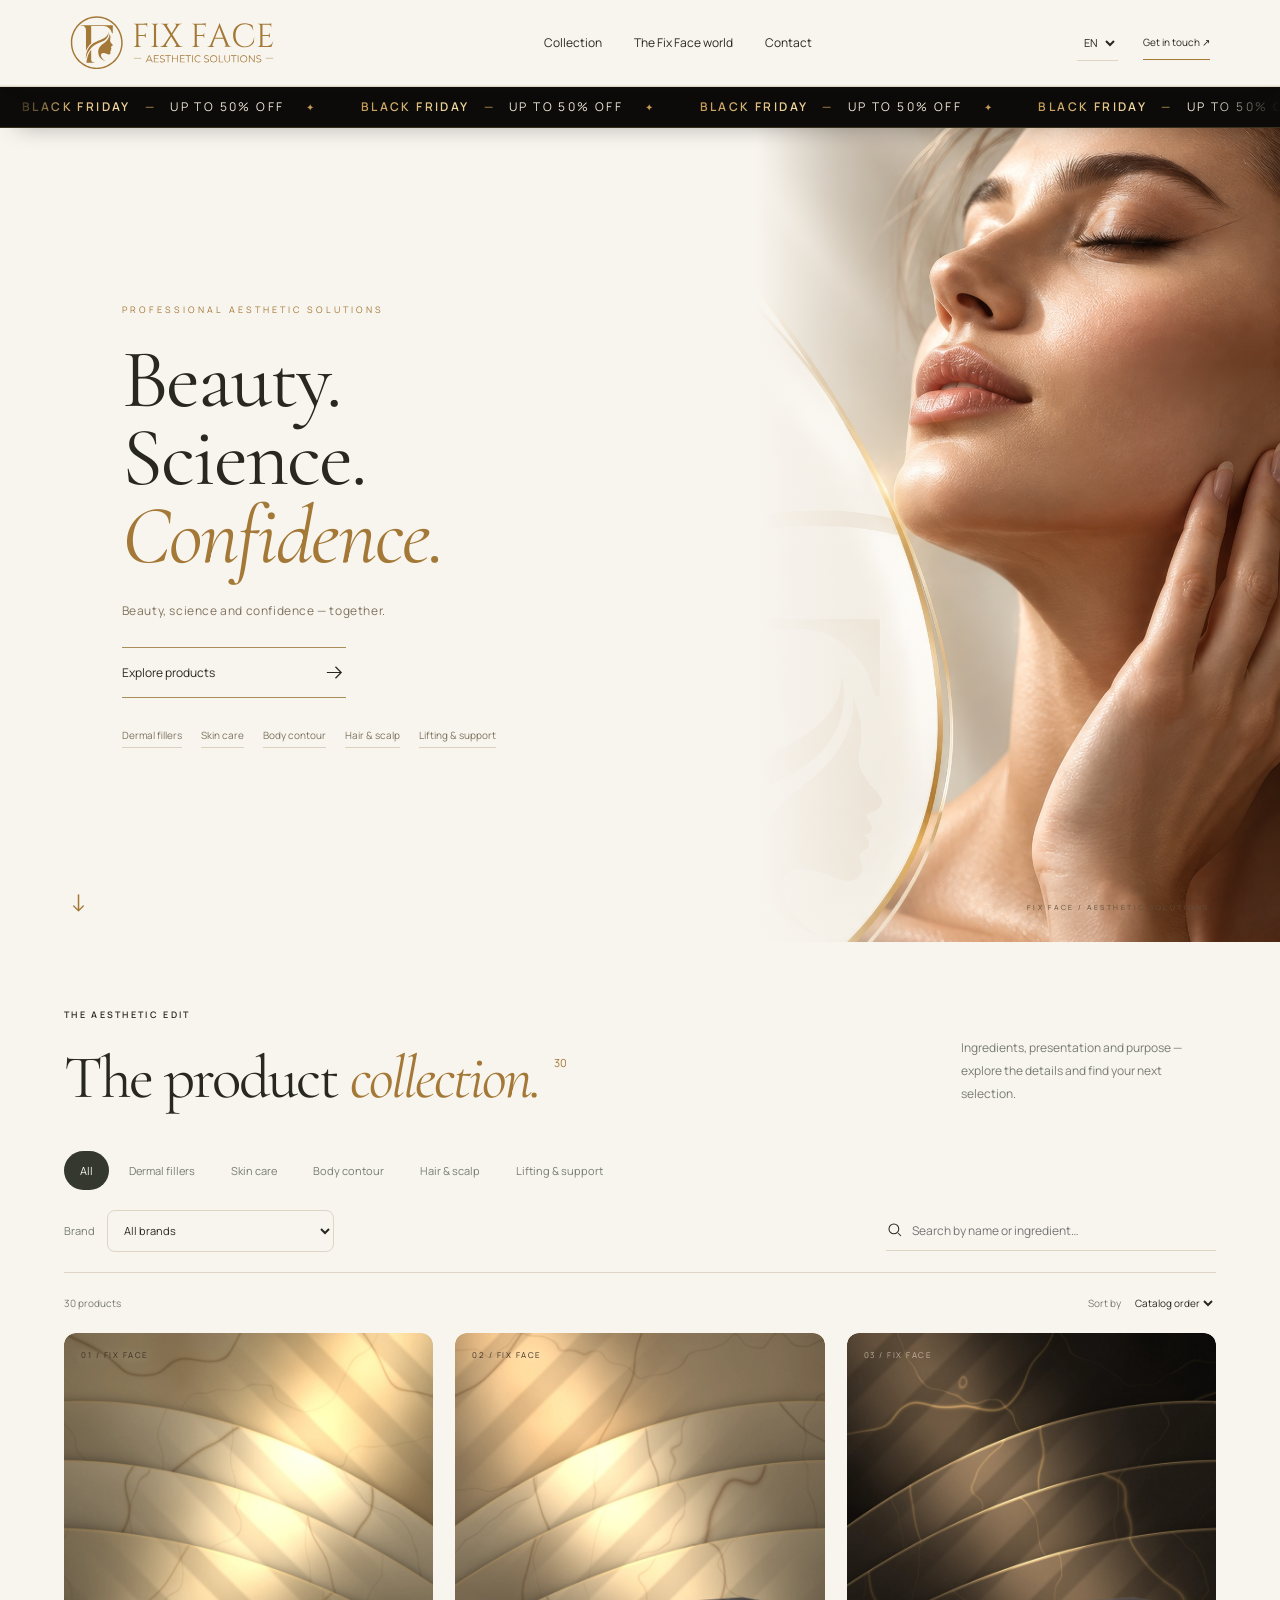
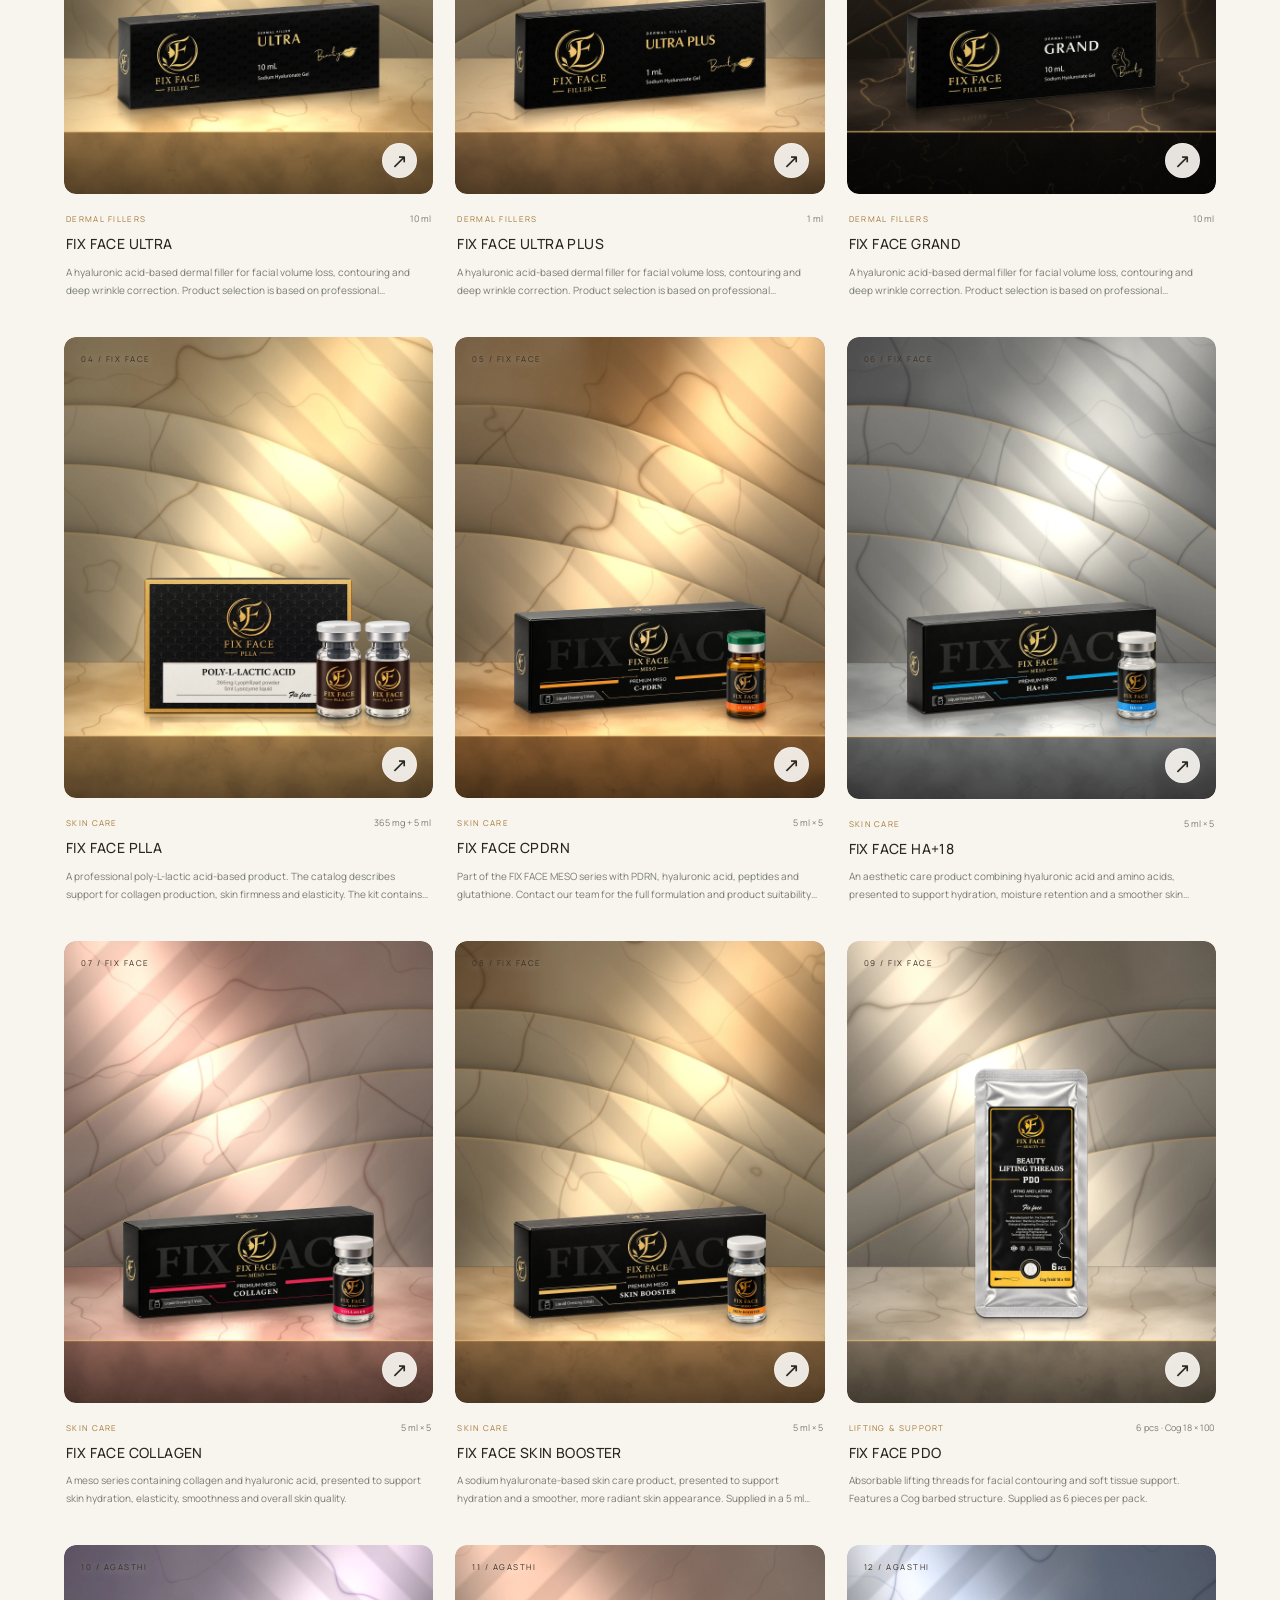
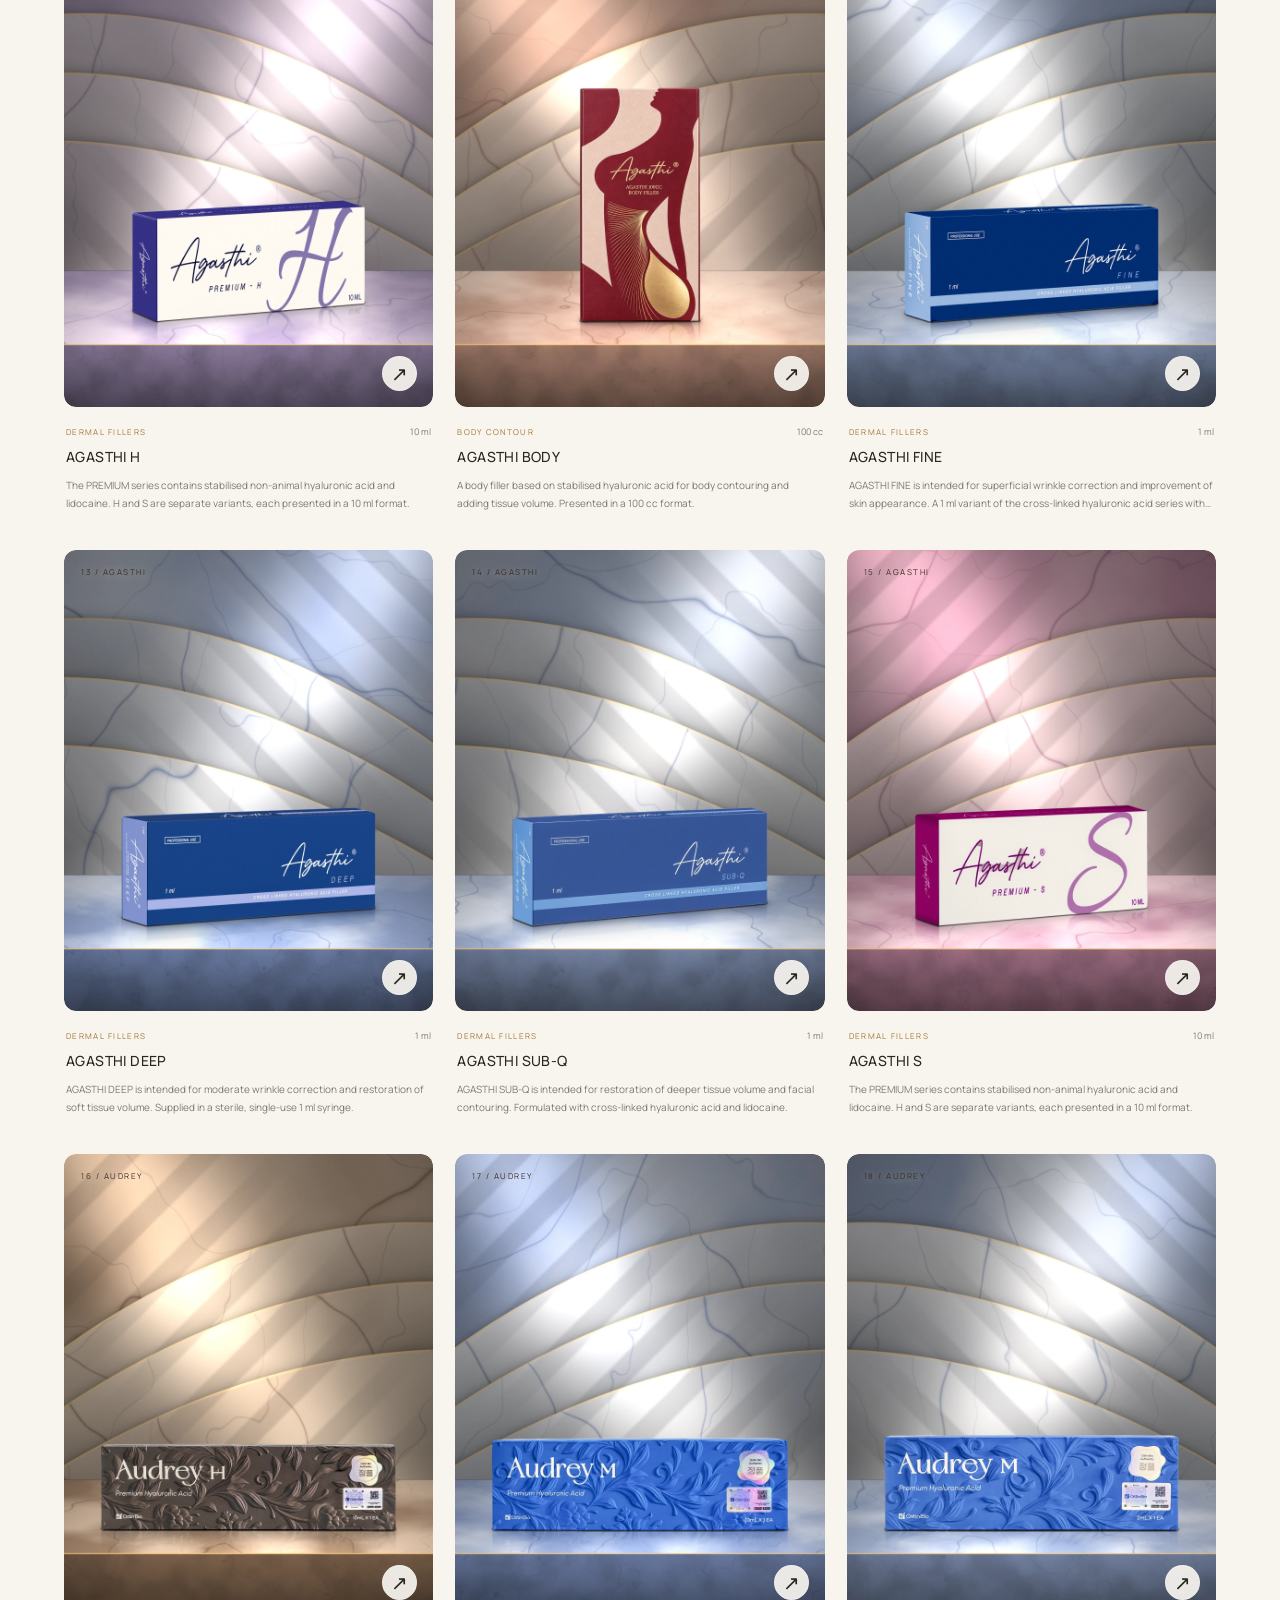
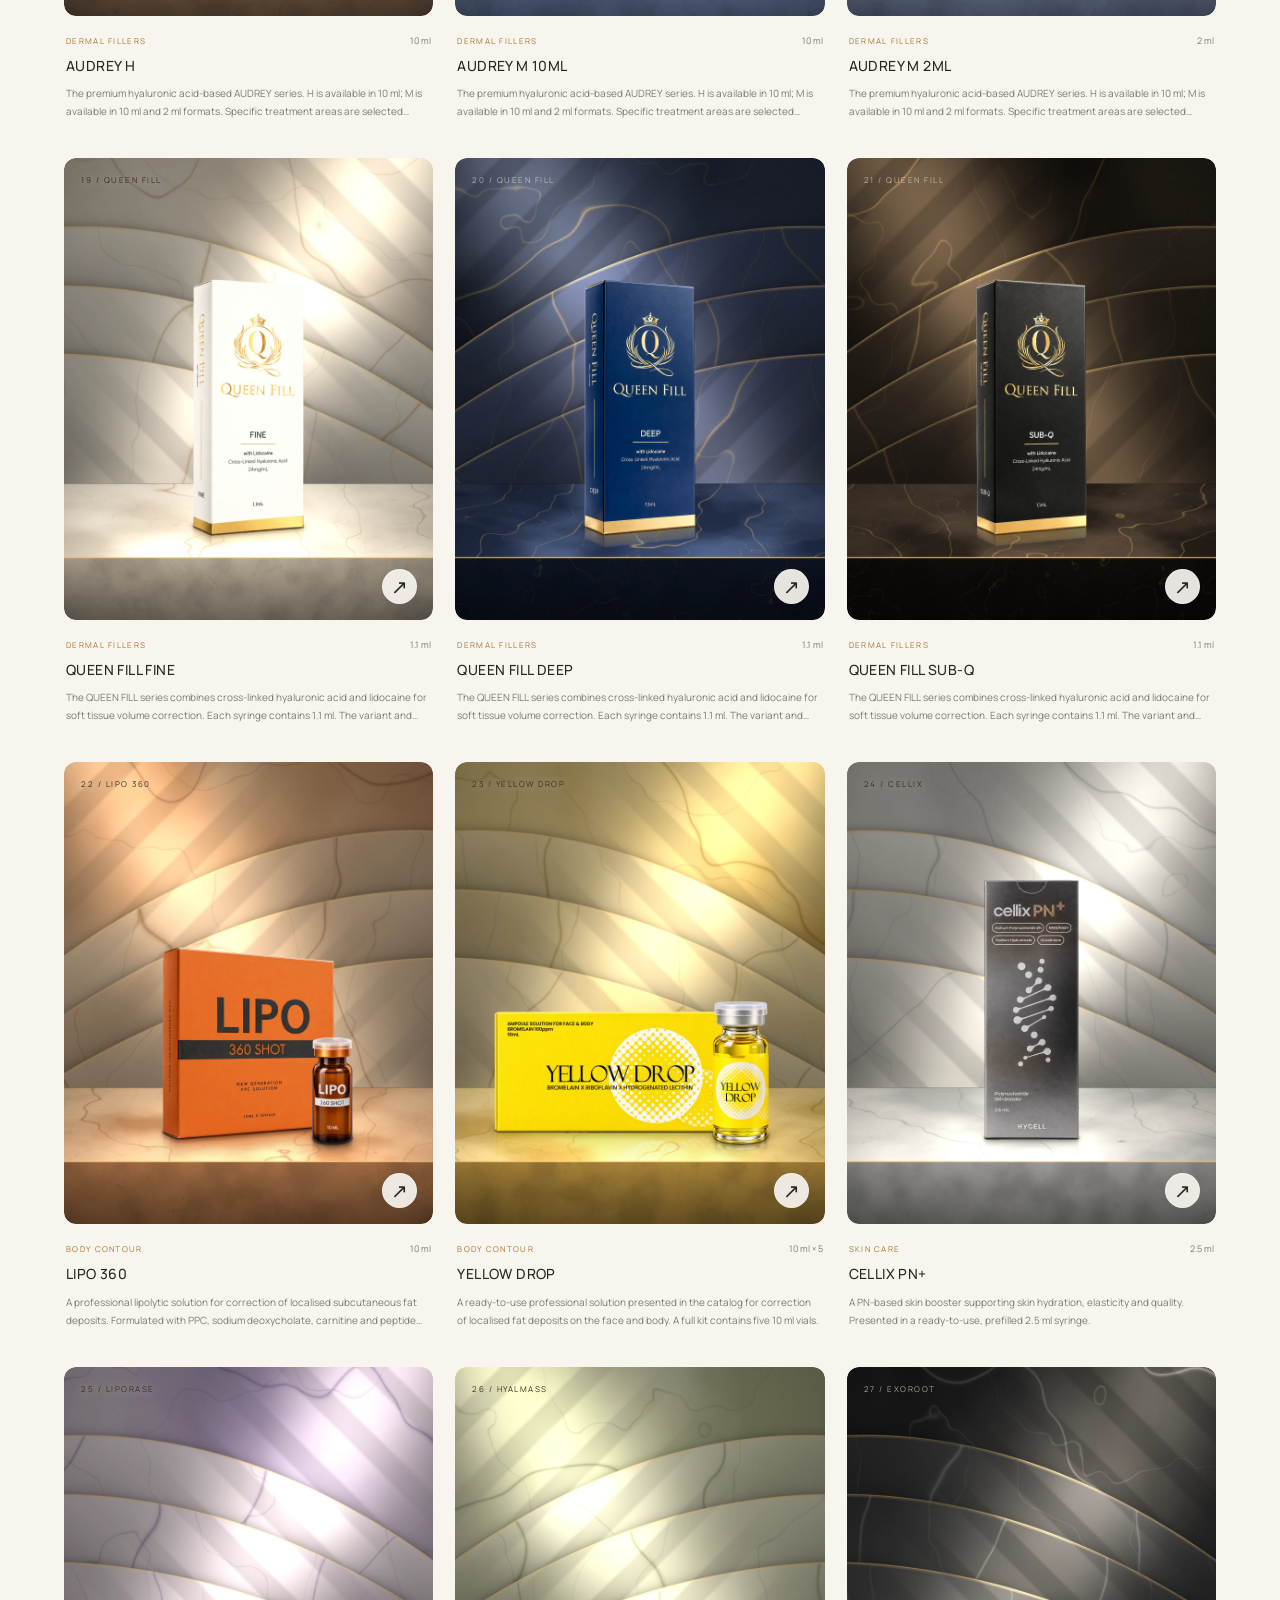
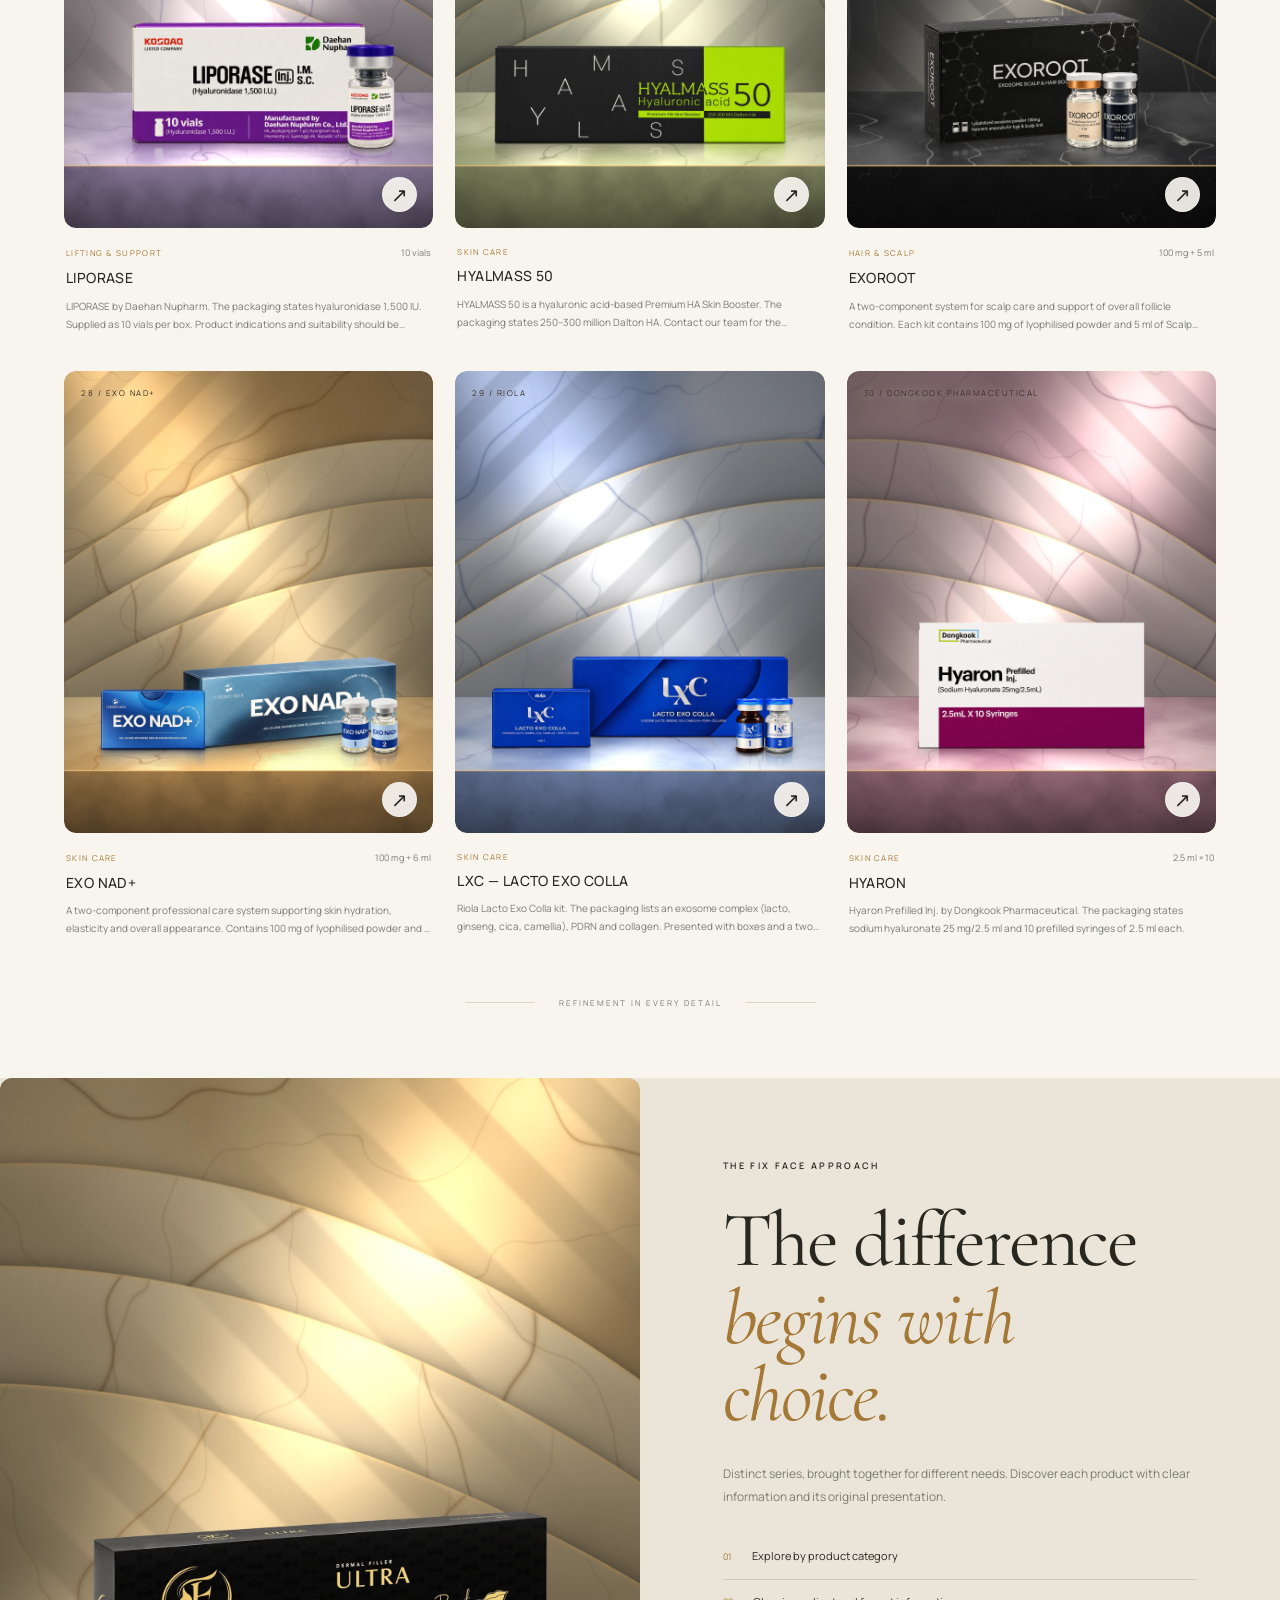
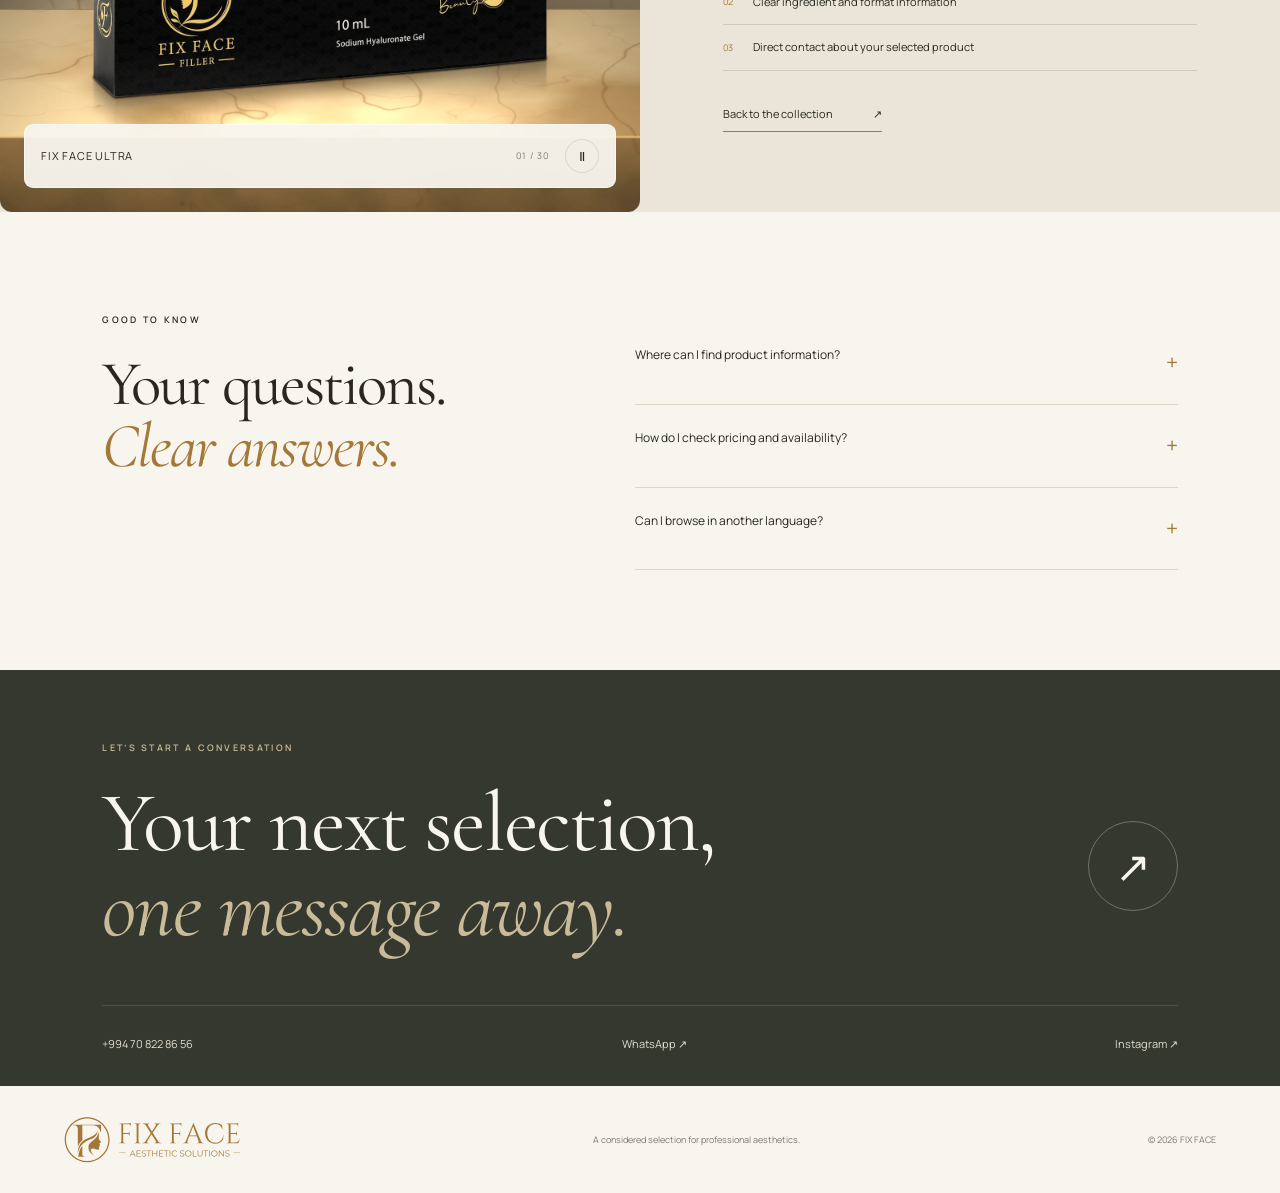
<file: fix-face-site/index.html>
<!doctype html><html lang="az"><head><meta charset="UTF-8"><meta name="viewport" content="width=device-width,initial-scale=1"><meta name="theme-color" content="#f8f5ef"><meta name="description" content="FIX FACE — peşəkar estetika üçün seçilmiş kolleksiya. Dermal dolğular, dəriyə qulluq, liftinq, saç və bədən konturu məhsulları."><title>FIX FACE — The Aesthetic Edit</title><link rel="stylesheet" href="design-v2.css"></head><body>
<header class="site-header"><a class="wordmark" href="#home" aria-label="Fix Face"><img class="brand-logo" src="assets/fix-face-logo.svg" alt="FIX FACE — Aesthetic Solutions" width="300" height="78"></a><nav aria-label="Navigation"><a href="#collection" data-t="collection"></a><a href="#universe" data-t="universe"></a><a href="#contact" data-t="contact"></a></nav><div class="header-actions"><label class="language"><span class="sr-only" data-t="language"></span><select id="language" aria-label="Language"><option value="az">AZ</option><option value="en">EN</option><option value="ru">RU</option><option value="tr">TR</option></select></label><a class="header-contact" href="https://wa.me/994708228656" target="_blank" rel="noopener"><span data-t="connect"></span> ↗</a><button id="menu" aria-label="Menu" aria-expanded="false"><span></span><span></span></button></div></header>
<a class="promo-bar" id="promo-bar" href="#collection" aria-label="Black Friday"><div class="promo-track" id="promo-track" aria-hidden="true"></div><span class="sr-only" id="promo-sr"></span></a>
<main id="home"><section class="cover-hero" aria-labelledby="cover-title"><div class="cover-photo"><picture><source media="(max-width:700px)" srcset="assets/cover-portrait.svg"><img src="assets/catalog-cover.jpg" alt="FIX FACE kataloqunun üz qabığındakı sima" fetchpriority="high" decoding="async"></picture></div><div class="cover-wash"></div><div class="cover-content"><p class="cover-eyebrow" data-t="coverEyebrow"></p><h1 id="cover-title"><span>Beauty.</span><span>Science.</span><em>Confidence.</em></h1><p class="cover-copy" data-t="coverCopy"></p><a class="cover-primary" href="#collection"><span data-t="viewProducts"></span><svg viewBox="0 0 24 24" fill="none" stroke="currentColor" stroke-width="1.3" aria-hidden="true"><path d="M4 12h15M13 6l6 6-6 6"/></svg></a><div class="cover-categories" aria-label="Məhsul kateqoriyaları"><a href="#collection" data-hero-category="fillers" data-t="fillers"></a><a href="#collection" data-hero-category="skin" data-t="skin"></a><a href="#collection" data-hero-category="body" data-t="body"></a><a href="#collection" data-hero-category="hair" data-t="hair"></a><a href="#collection" data-hero-category="support" data-t="support"></a></div></div><a class="cover-scroll" href="#collection" aria-label="Məhsullara keç">↓</a><span class="cover-edition">FIX FACE / AESTHETIC SOLUTIONS</span></section>
<section class="collection-v2" id="collection"><div class="section-heading"><div><div class="eyebrow" data-t="catalogEyebrow"></div><h2><span data-t="collectionTitle"></span> <em data-t="collectionItalic"></em><sup>30</sup></h2></div><p data-t="collectionCopy"></p></div><div class="catalog-toolbar"><div class="tabs" id="categories" role="group" aria-label="Categories"></div><div class="catalog-controls"><label class="brand-filter"><span data-t="brands"></span><select id="brand-filter"></select></label><div class="searchbox"><svg viewBox="0 0 24 24" fill="none" stroke="currentColor" stroke-width="1.4" aria-hidden="true"><circle cx="10.5" cy="10.5" r="6.5"/><path d="m16 16 4 4"/></svg><input id="search" type="search" autocomplete="off" aria-label="Search"></div></div></div><div class="catalog-status"><span id="count" aria-live="polite"></span><label><span data-t="sortLabel"></span><select id="sort"><option value="featured" data-t="featured"></option><option value="az" data-t="alphabetical"></option></select></label></div><div class="product-grid-v2" id="products"></div><div class="empty-state" id="empty" hidden><span>⌕</span><h3 data-t="nothingFound"></h3><p data-t="tryAgain"></p><button id="reset" class="btn btn-outline" data-t="reset"></button></div><div class="catalog-end"><span class="line"></span><span data-t="endCollection"></span><span class="line"></span></div></section>
<section class="universe" id="universe"><div class="universe-photo" id="universe-stage"></div><div class="universe-copy"><div class="eyebrow" data-t="approachEyebrow"></div><h2><span data-t="approachTitle"></span><br><em data-t="approachItalic"></em></h2><p data-t="approachCopy"></p><div class="approach-points"><div><span>01</span><p data-t="point1"></p></div><div><span>02</span><p data-t="point2"></p></div><div><span>03</span><p data-t="point3"></p></div></div><a class="text-link" href="#collection"><span data-t="backCollection"></span><span>↗</span></a></div></section>
<section class="faq-v2"><div><div class="eyebrow" data-t="goodToKnow"></div><h2><span data-t="questions"></span><br><em data-t="answers"></em></h2></div><div class="faq-items"><details><summary><span data-t="faq1"></span><i>+</i></summary><p data-t="answer1"></p></details><details><summary><span data-t="faq2"></span><i>+</i></summary><p data-t="answer2"></p></details><details><summary><span data-t="faq3"></span><i>+</i></summary><p data-t="answer3"></p></details></div></section>
<section class="contact-v2" id="contact"><div class="eyebrow" data-t="contactEyebrow"></div><div class="contact-top"><h2><span data-t="contactTitle"></span><br><em data-t="contactItalic"></em></h2><a href="https://wa.me/994708228656" target="_blank" rel="noopener" class="contact-circle" aria-label="WhatsApp">↗</a></div><div class="contact-details"><a href="tel:+994708228656">+994 70 822 86 56</a><a href="https://wa.me/994708228656" target="_blank" rel="noopener">WhatsApp ↗</a><a href="https://www.instagram.com/fix.face.aesthetic/" target="_blank" rel="noopener">Instagram ↗</a></div></section></main>
<footer><a class="wordmark" href="#home"><img class="brand-logo" src="assets/fix-face-logo.svg" alt="FIX FACE — Aesthetic Solutions" width="300" height="78"></a><span data-t="footerNote"></span><small>© <span id="year"></span> FIX FACE</small></footer>
<dialog id="detail" aria-labelledby="detail-title"><button class="dialog-close" id="close-detail" aria-label="Close">×</button><div class="detail-shell"><div class="detail-media"><div id="detail-stage"></div><div class="detail-views"><button id="scene-view" class="active" data-t="sceneView"></button><button id="clean-view" data-t="cleanView"></button></div><span class="detail-edition">FIX FACE / THE COLLECTION</span></div><div class="detail-content"><div class="eyebrow" id="detail-category"></div><div class="detail-language" role="group" aria-label="Language"><button data-lang="az">AZ</button><button data-lang="en">EN</button><button data-lang="ru">RU</button><button data-lang="tr">TR</button></div><span class="detail-brand" id="detail-brand"></span><h2 id="detail-title"></h2><span class="detail-format" id="detail-volume"></span><p class="detail-description" id="detail-description"></p><dl class="specifications" id="detail-specs"></dl><div class="source-note" id="detail-source"></div><div class="detail-actions"><a id="detail-ask" class="btn btn-dark" target="_blank" rel="noopener"><span data-t="askProduct"></span><span>↗</span></a><button id="share-product" class="share-btn" data-t="share"></button></div><p class="professional-note" data-t="professionalNote"></p><div class="detail-pager"><button id="prev-product"><span>←</span> <span data-t="previous"></span></button><button id="next-product"><span data-t="next"></span> <span>→</span></button></div></div></div></dialog><div id="toast" role="status" aria-live="polite"></div><script src="locales-v2.js" defer></script><script src="catalog-v2.js" defer></script></body></html>
</file>
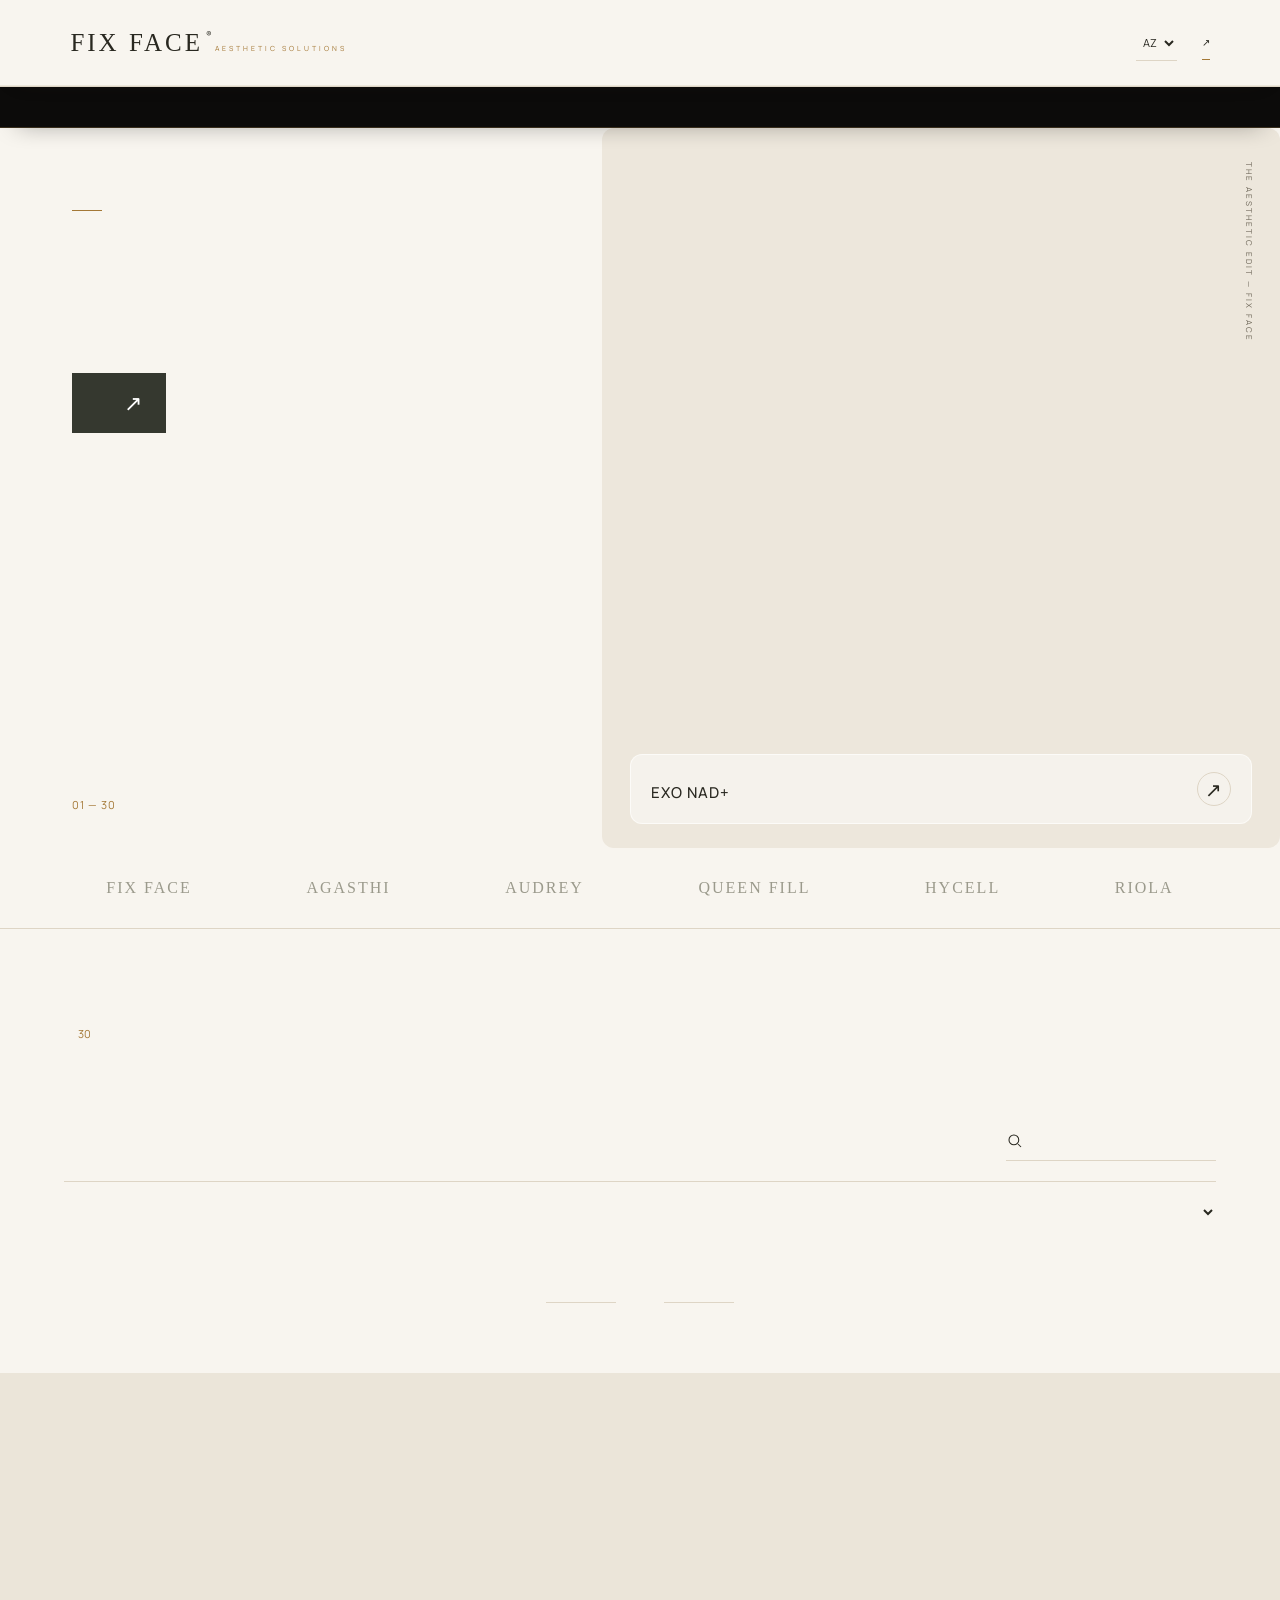
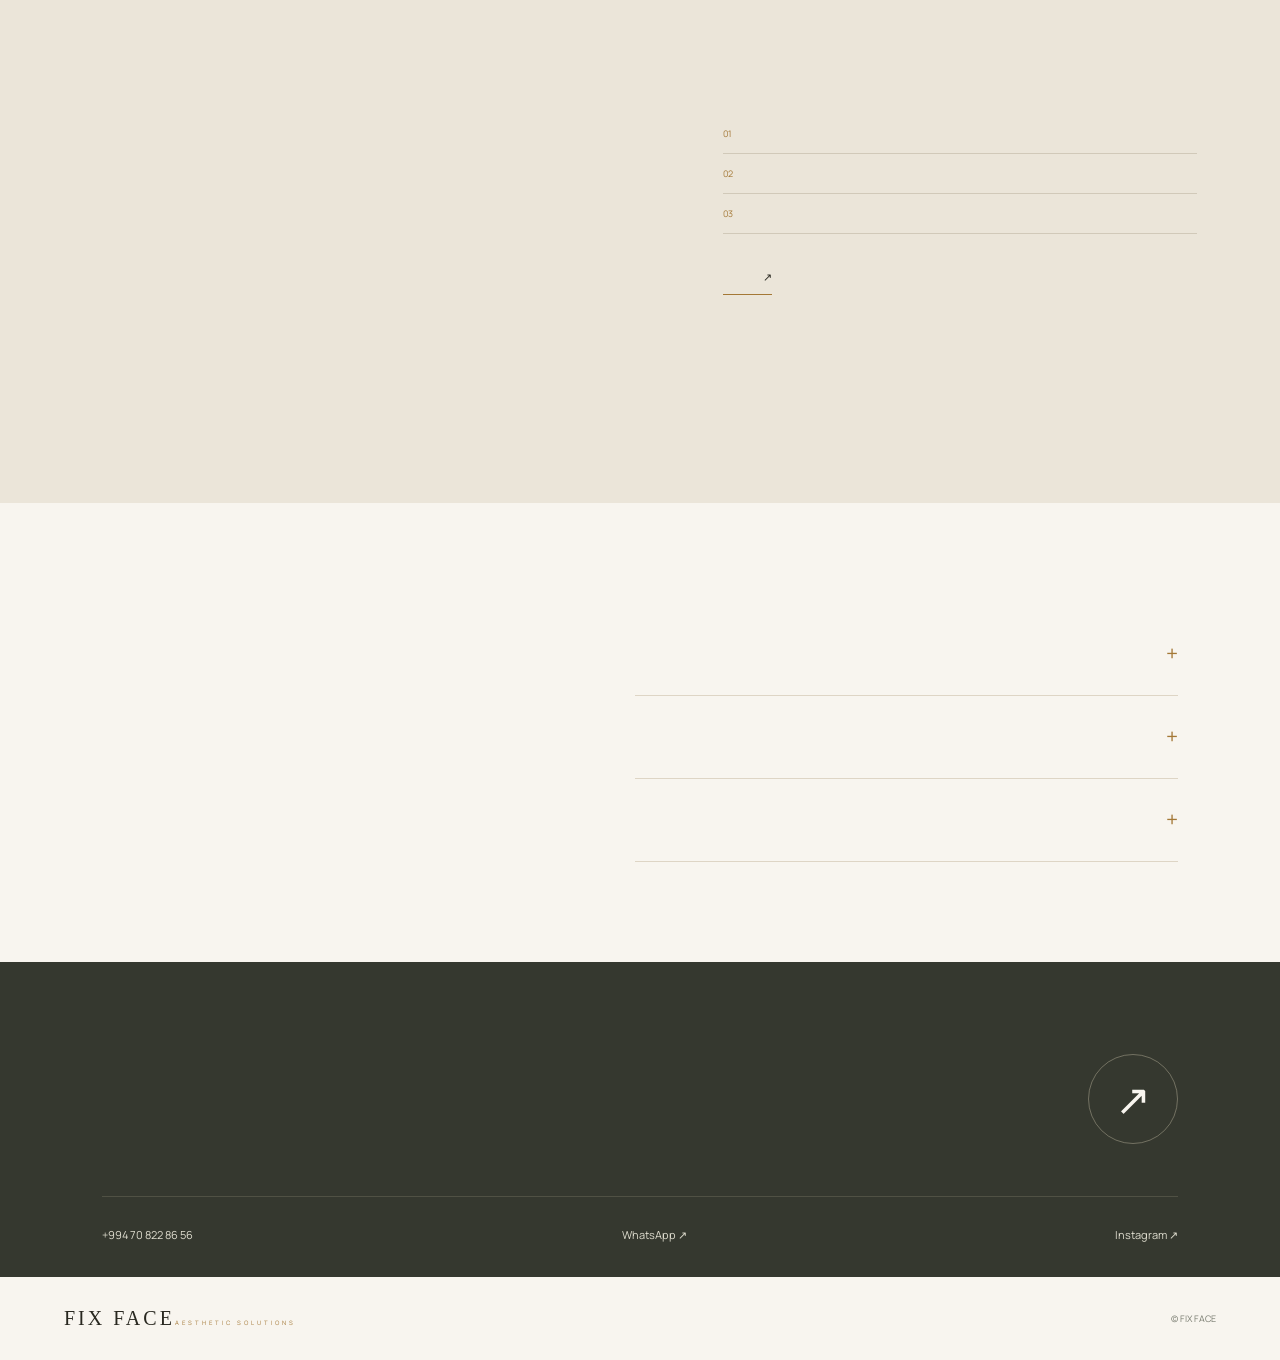
<file: fix-face-site/index-v2.html>
<!doctype html><html lang="az"><head><meta charset="UTF-8"><meta name="viewport" content="width=device-width,initial-scale=1"><meta name="theme-color" content="#f2eee5"><meta name="description" content="FIX FACE — peşəkar estetika üçün seçilmiş kolleksiya. Dermal dolğular, dəriyə qulluq, liftinq, saç və bədən konturu məhsulları."><title>FIX FACE — The Aesthetic Edit</title><link rel="stylesheet" href="design-v2.css"></head><body>
<header class="site-header"><a class="wordmark" href="#home" aria-label="Fix Face"><span class="brand-name">FIX FACE<span class="brand-dot">®</span></span><span class="brand-sub">AESTHETIC SOLUTIONS</span></a><nav aria-label="Navigation"><a href="#collection" data-t="collection"></a><a href="#universe" data-t="universe"></a><a href="#contact" data-t="contact"></a></nav><div class="header-actions"><label class="language"><span class="sr-only" data-t="language"></span><select id="language" aria-label="Language"><option value="az">AZ</option><option value="en">EN</option><option value="ru">RU</option><option value="tr">TR</option></select></label><a class="header-contact" href="https://wa.me/994708228656" target="_blank" rel="noopener"><span data-t="connect"></span> ↗</a><button id="menu" aria-label="Menu" aria-expanded="false"><span></span><span></span></button></div></header>
<a class="promo-bar" id="promo-bar" href="#collection" aria-label="Black Friday"><div class="promo-track" id="promo-track" aria-hidden="true"></div><span class="sr-only" id="promo-sr"></span></a>
<main id="home"><section class="hero-v2"><div class="hero-intro"><div class="eyebrow"><span class="line"></span><span data-t="heroEyebrow"></span></div><h1><span data-t="heroTitle"></span><br><em data-t="heroItalic"></em></h1><p data-t="heroCopy"></p><a class="btn btn-dark" href="#collection"><span data-t="explore"></span><span class="arrow">↗</span></a><div class="hero-index"><span>01 — 30</span><span data-t="curated"></span></div></div><div class="hero-canvas"><div id="hero-stage"></div><span class="hero-vertical">THE AESTHETIC EDIT — FIX FACE</span><button class="hero-label" id="hero-product"><span><small data-t="inFocus"></small><strong>EXO NAD+</strong></span><span class="round-arrow">↗</span></button></div></section>
<div class="brand-strip" aria-label="Brands"><span>FIX FACE</span><span>AGASTHI</span><span>AUDREY</span><span>QUEEN FILL</span><span>HYCELL</span><span>RIOLA</span></div>
<section class="collection-v2" id="collection"><div class="section-heading"><div><div class="eyebrow" data-t="catalogEyebrow"></div><h2><span data-t="collectionTitle"></span> <em data-t="collectionItalic"></em><sup>30</sup></h2></div><p data-t="collectionCopy"></p></div><div class="catalog-toolbar"><div class="tabs" id="categories" role="group" aria-label="Categories"></div><div class="searchbox"><svg viewBox="0 0 24 24" fill="none" stroke="currentColor" stroke-width="1.4" aria-hidden="true"><circle cx="10.5" cy="10.5" r="6.5"/><path d="m16 16 4 4"/></svg><input id="search" type="search" autocomplete="off" aria-label="Search"></div></div><div class="catalog-status"><span id="count" aria-live="polite"></span><label><span data-t="sortLabel"></span><select id="sort"><option value="featured" data-t="featured"></option><option value="az" data-t="alphabetical"></option></select></label></div><div class="product-grid-v2" id="products"></div><div class="empty-state" id="empty" hidden><span>⌕</span><h3 data-t="nothingFound"></h3><p data-t="tryAgain"></p><button id="reset" class="btn btn-outline" data-t="reset"></button></div><div class="catalog-end"><span class="line"></span><span data-t="endCollection"></span><span class="line"></span></div></section>
<section class="universe" id="universe"><div class="universe-photo" id="universe-stage"></div><div class="universe-copy"><div class="eyebrow" data-t="approachEyebrow"></div><h2><span data-t="approachTitle"></span><br><em data-t="approachItalic"></em></h2><p data-t="approachCopy"></p><div class="approach-points"><div><span>01</span><p data-t="point1"></p></div><div><span>02</span><p data-t="point2"></p></div><div><span>03</span><p data-t="point3"></p></div></div><a class="text-link" href="#collection"><span data-t="backCollection"></span><span>↗</span></a></div></section>
<section class="faq-v2"><div><div class="eyebrow" data-t="goodToKnow"></div><h2><span data-t="questions"></span><br><em data-t="answers"></em></h2></div><div class="faq-items"><details><summary><span data-t="faq1"></span><i>+</i></summary><p data-t="answer1"></p></details><details><summary><span data-t="faq2"></span><i>+</i></summary><p data-t="answer2"></p></details><details><summary><span data-t="faq3"></span><i>+</i></summary><p data-t="answer3"></p></details></div></section>
<section class="contact-v2" id="contact"><div class="eyebrow" data-t="contactEyebrow"></div><div class="contact-top"><h2><span data-t="contactTitle"></span><br><em data-t="contactItalic"></em></h2><a href="https://wa.me/994708228656" target="_blank" rel="noopener" class="contact-circle" aria-label="WhatsApp">↗</a></div><div class="contact-details"><a href="tel:+994708228656">+994 70 822 86 56</a><a href="https://wa.me/994708228656" target="_blank" rel="noopener">WhatsApp ↗</a><a href="https://www.instagram.com/fix.face.aesthetic/" target="_blank" rel="noopener">Instagram ↗</a></div></section></main>
<footer><a class="wordmark" href="#home"><span class="brand-name">FIX FACE</span><span class="brand-sub">AESTHETIC SOLUTIONS</span></a><span data-t="footerNote"></span><small>© <span id="year"></span> FIX FACE</small></footer>
<dialog id="detail" aria-labelledby="detail-title"><button class="dialog-close" id="close-detail" aria-label="Close">×</button><div class="detail-shell"><div class="detail-media"><div id="detail-stage"></div><div class="detail-views"><button id="scene-view" class="active" data-t="sceneView"></button><button id="clean-view" data-t="cleanView"></button></div><span class="detail-edition">FIX FACE / THE COLLECTION</span></div><div class="detail-content"><div class="eyebrow" id="detail-category"></div><div class="detail-language" role="group" aria-label="Language"><button data-lang="az">AZ</button><button data-lang="en">EN</button><button data-lang="ru">RU</button><button data-lang="tr">TR</button></div><span class="detail-brand" id="detail-brand"></span><h2 id="detail-title"></h2><span class="detail-format" id="detail-volume"></span><p class="detail-description" id="detail-description"></p><dl class="specifications" id="detail-specs"></dl><div class="source-note" id="detail-source"></div><div class="detail-actions"><a id="detail-ask" class="btn btn-dark" target="_blank" rel="noopener"><span data-t="askProduct"></span><span>↗</span></a><button id="share-product" class="share-btn" data-t="share"></button></div><p class="professional-note" data-t="professionalNote"></p><div class="detail-pager"><button id="prev-product"><span>←</span> <span data-t="previous"></span></button><button id="next-product"><span data-t="next"></span> <span>→</span></button></div></div></div></dialog><div id="toast" role="status" aria-live="polite"></div><script src="locales-v2.js" defer></script><script src="catalog-v2.js" defer></script></body></html>
</file>
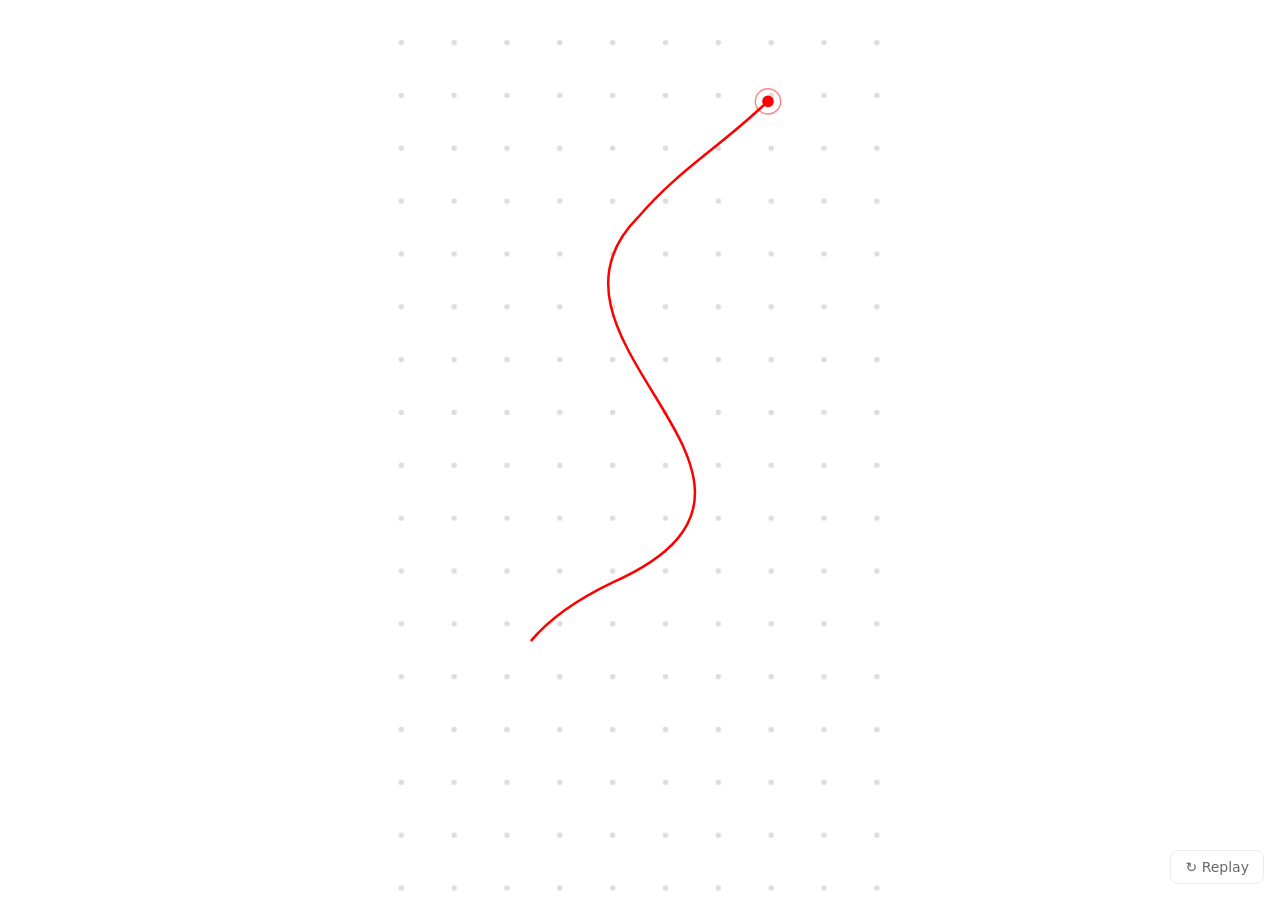
<file: marketing-trips-intro/intro-9x16.html>
<!doctype html>
<html lang="az"><head><meta charset="utf-8">
<meta name="viewport" content="width=device-width,initial-scale=1">
<title>Marketing Trips Intro 9:16</title>
<style>
@font-face{font-family:'Sig';src:url([data-uri]) format('woff2')}
html,body{margin:0;height:100%;background:#fff;overflow:hidden}
#stage{position:absolute;inset:0;display:flex;align-items:center;justify-content:center;background:#fff}
svg{height:100vh;width:56.25vh;max-width:100vw;max-height:177.78vw}
.red{fill:#ff0000;fill-rule:evenodd}.ltr{fill:#000}
#sig{font-family:'Sig';font-size:130px;fill:#151515}
.trace{fill:none;stroke:#ff0000;stroke-linecap:round;stroke-linejoin:round}
.msk{fill:none;stroke:#fff;stroke-linecap:butt;stroke-linejoin:round}
#replay{position:fixed;right:16px;bottom:16px;font:14px system-ui;padding:8px 14px;border:1px solid #ddd;background:#fff;border-radius:8px;cursor:pointer;opacity:.6}
body.render #replay{display:none}
</style></head>
<body>
<div id="stage">
<svg viewBox="0 0 1080 1920" xmlns="http://www.w3.org/2000/svg">
 <defs>
  <pattern id="grid" width="420" height="420" patternUnits="userSpaceOnUse"><circle cx="210" cy="210" r="22" fill="#d9d9de"/></pattern>
  <mask id="inkM" maskUnits="userSpaceOnUse" x="-20000" y="-20000" width="60000" height="60000">
   <path id="mMain" class="msk" d="M1820 2880 L2330 2420 A875 875 0 1 0 1100 2370 L2350 3620 L2630 3340 A180 180 0 1 0 2390 3110 L2300 3180 L2090 2905"/><path id="mBlue" class="msk" d="M1480 2880 L930 3320 L1260 3650 A160 160 0 0 0 1420 3360 L1540 3220"/>
  </mask>
  <clipPath id="txtC" clipPathUnits="userSpaceOnUse"><rect id="txtCR" x="3000" y="1300" width="6000" height="2100"/></clipPath>
  <filter id="blur" x="-30%" y="-80%" width="160%" height="260%"><feGaussianBlur id="blurN" stdDeviation="0"/></filter>
 </defs>
 <rect width="1080" height="1920" fill="#fff"/>
 <g id="world">
  <rect id="map" x="-12000" y="-6000" width="30000" height="22000" fill="url(#grid)"/>
  <g id="iconPos">
   <g mask="url(#inkM)"><path class="red" d="M1220.57 2337.97L2348.30 3465.70L2574.84 3239.16L2576.69 3237.42C2577.89 3236.29 2579.12 3235.13 2580.24 3233.92L2580.55 3233.58C2598.77 3213.99 2609.11 3189.15 2609.11 3162.30C2609.11 3105.22 2562.94 3059.04 2505.85 3059.04C2479.35 3059.04 2454.51 3068.87 2435.20 3087.02L2314.65 3200.29L2031.74 2917.37L2152.40 2796.71L2318.34 2962.66C2367.34 2916.62 2433.29 2888.40 2505.84 2888.40C2657.11 2888.40 2779.73 3011.03 2779.73 3162.29C2779.73 3234.84 2751.51 3300.79 2705.47 3349.79L2705.48 3349.80L2705.15 3350.13C2701.44 3354.07 2697.61 3357.90 2693.67 3361.61L2348.28 3707.00L1078.32 2437.04L1078.16 2436.69C898.57 2261.79 786.59 2017.77 786.59 1748.82C786.59 1220.14 1219.14 787.59 1747.82 787.59C2276.50 787.59 2709.05 1220.14 2709.05 1748.82C2709.05 1995.96 2614.51 2222.09 2459.83 2392.85L2459.85 2392.87L2459.58 2393.14C2438.22 2416.71 2415.71 2439.21 2392.14 2460.58L2134.76 2717.96L2127.72 2725.00L1901.61 2951.11L1780.95 2830.45L2274.43 2336.97L2277.52 2334.17C2296.78 2316.71 2315.19 2298.32 2332.66 2279.08C2463.36 2132.16 2538.42 1946.15 2538.42 1748.82C2538.42 1314.33 2182.32 958.23 1747.83 958.23C1313.34 958.23 957.24 1314.33 957.24 1748.82C957.24 1962.84 1044.10 2165.31 1197.23 2314.44L1219.91 2336.53L1220.56 2337.94Z"/><path class="red" d="M1079.26 3312.36L1305.80 3538.90L1307.54 3540.75C1308.67 3541.95 1309.83 3543.18 1311.04 3544.30L1311.38 3544.61C1330.97 3562.83 1355.81 3573.17 1382.66 3573.17C1439.74 3573.17 1485.92 3527.00 1485.92 3469.91C1485.92 3443.41 1476.09 3418.57 1457.94 3399.26L1344.67 3278.71L1406.50 3216.88L1476.10 3147.28L1596.76 3026.62L1717.42 3147.28L1582.29 3282.41C1628.33 3331.41 1656.55 3397.36 1656.55 3469.91C1656.55 3621.18 1533.92 3743.80 1382.66 3743.80C1310.11 3743.80 1244.16 3715.58 1195.16 3669.54L1195.15 3669.55L1194.82 3669.22C1190.88 3665.51 1187.05 3661.68 1183.34 3657.74L837.95 3312.35L1360.23 2790.07L1480.89 2910.73L1360.23 3031.39L1227.04 3164.58L1079.26 3312.36Z"/></g>
   <g id="solid" opacity="0"><path class="red" d="M1220.57 2337.97L2348.30 3465.70L2574.84 3239.16L2576.69 3237.42C2577.89 3236.29 2579.12 3235.13 2580.24 3233.92L2580.55 3233.58C2598.77 3213.99 2609.11 3189.15 2609.11 3162.30C2609.11 3105.22 2562.94 3059.04 2505.85 3059.04C2479.35 3059.04 2454.51 3068.87 2435.20 3087.02L2314.65 3200.29L2031.74 2917.37L2152.40 2796.71L2318.34 2962.66C2367.34 2916.62 2433.29 2888.40 2505.84 2888.40C2657.11 2888.40 2779.73 3011.03 2779.73 3162.29C2779.73 3234.84 2751.51 3300.79 2705.47 3349.79L2705.48 3349.80L2705.15 3350.13C2701.44 3354.07 2697.61 3357.90 2693.67 3361.61L2348.28 3707.00L1078.32 2437.04L1078.16 2436.69C898.57 2261.79 786.59 2017.77 786.59 1748.82C786.59 1220.14 1219.14 787.59 1747.82 787.59C2276.50 787.59 2709.05 1220.14 2709.05 1748.82C2709.05 1995.96 2614.51 2222.09 2459.83 2392.85L2459.85 2392.87L2459.58 2393.14C2438.22 2416.71 2415.71 2439.21 2392.14 2460.58L2134.76 2717.96L2127.72 2725.00L1901.61 2951.11L1780.95 2830.45L2274.43 2336.97L2277.52 2334.17C2296.78 2316.71 2315.19 2298.32 2332.66 2279.08C2463.36 2132.16 2538.42 1946.15 2538.42 1748.82C2538.42 1314.33 2182.32 958.23 1747.83 958.23C1313.34 958.23 957.24 1314.33 957.24 1748.82C957.24 1962.84 1044.10 2165.31 1197.23 2314.44L1219.91 2336.53L1220.56 2337.94Z"/><path class="red" d="M1079.26 3312.36L1305.80 3538.90L1307.54 3540.75C1308.67 3541.95 1309.83 3543.18 1311.04 3544.30L1311.38 3544.61C1330.97 3562.83 1355.81 3573.17 1382.66 3573.17C1439.74 3573.17 1485.92 3527.00 1485.92 3469.91C1485.92 3443.41 1476.09 3418.57 1457.94 3399.26L1344.67 3278.71L1406.50 3216.88L1476.10 3147.28L1596.76 3026.62L1717.42 3147.28L1582.29 3282.41C1628.33 3331.41 1656.55 3397.36 1656.55 3469.91C1656.55 3621.18 1533.92 3743.80 1382.66 3743.80C1310.11 3743.80 1244.16 3715.58 1195.16 3669.54L1195.15 3669.55L1194.82 3669.22C1190.88 3665.51 1187.05 3661.68 1183.34 3657.74L837.95 3312.35L1360.23 2790.07L1480.89 2910.73L1360.23 3031.39L1227.04 3164.58L1079.26 3312.36Z"/></g>
   <path id="route" class="trace" d="M-900 10400 C1700 9300 -1600 7700 700 6600 C2500 5800 -100 4700 900 3700 C1200 3350 1500 3170 1820 2880"/>
   <path id="main" class="trace" d="M1820 2880 L2330 2420 A875 875 0 1 0 1100 2370 L2350 3620 L2630 3340 A180 180 0 1 0 2390 3110 L2300 3180 L2090 2905"/>
   <path id="blue" class="trace" d="M1480 2880 L930 3320 L1260 3650 A160 160 0 0 0 1420 3360 L1540 3220"/>
   <circle id="tip" r="0" fill="#ff0000"/><circle id="tipHalo" r="0" fill="none" stroke="#ff0000"/>
   <circle id="ripple" cx="1748.6" cy="1747.5" r="0" fill="none" stroke="#ff0000"/>
   <g id="ringG"><path class="red" d="M1748.59 1368.93L1748.59 1368.93C1956.81 1368.93 2127.17 1539.29 2127.17 1747.51L2127.17 1747.51C2127.17 1955.73 1956.81 2126.09 1748.59 2126.09L1748.59 2126.09C1540.37 2126.09 1370.01 1955.73 1370.01 1747.51L1370.01 1747.51C1370.01 1539.29 1540.37 1368.93 1748.59 1368.93ZM1748.59 1502.24L1748.60 1502.24C1883.50 1502.24 1993.87 1612.61 1993.87 1747.51L1993.87 1747.52C1993.87 1882.42 1883.50 1992.79 1748.60 1992.79L1748.59 1992.79C1613.69 1992.79 1503.32 1882.42 1503.32 1747.52L1503.32 1747.51C1503.32 1612.61 1613.69 1502.24 1748.59 1502.24Z"/></g>
  </g>
  <g clip-path="url(#txtC)"><g id="txt1"><path class="ltr l1" d="M4122.33 1526.22L3942.68 1526.22L3783.51 1941.54L3623.76 1526.22L3444.11 1526.22L3444.11 2141.52L3566.70 2141.52L3566.70 1680.56L3718.55 2082.13L3847.87 2082.13L3999.72 1677.05L3999.72 2141.53L4122.31 2141.53L4122.31 1526.23Z"/><path class="ltr l1" d="M4671.37 1715.81L4559.31 1715.81L4559.31 1762.77C4531.22 1728.25 4490.26 1704.55 4431.89 1704.55C4314.56 1704.55 4225.76 1800.81 4225.76 1928.23C4225.76 2055.65 4314.56 2151.91 4431.89 2151.91C4490.26 2151.91 4531.66 2128.21 4559.31 2093.83L4559.31 2141.52L4671.37 2141.52L4671.37 1715.81ZM4452.96 1811.34C4518.50 1811.34 4562.82 1861.23 4562.82 1928.23C4562.82 1995.23 4518.49 2045.12 4452.96 2045.12C4385.66 2045.12 4343.09 1993.04 4343.09 1928.23C4343.09 1863.42 4385.66 1811.34 4452.96 1811.34Z"/><path class="ltr l1" d="M5022.03 1704.55C4969.81 1704.55 4928.99 1722.54 4902.22 1762.63L4902.22 1715.82L4791.04 1715.82L4791.04 2141.53L4905.73 2141.53L4905.73 1909.51C4905.73 1846.46 4942.16 1813.98 4995.26 1813.98C5018.52 1813.98 5045.73 1819.25 5064.60 1827.59L5081.72 1713.78C5065.92 1708.08 5046.61 1704.56 5022.03 1704.56Z"/><path class="ltr l1" d="M5274.38 1509.54L5159.69 1509.54L5159.69 2141.52L5274.38 2141.52L5274.38 1969.48L5313.00 1969.48L5435.44 2141.52L5576.32 2141.52L5407.35 1916.38L5575.00 1715.81L5434.56 1715.81L5314.75 1867.66L5274.37 1867.66L5274.37 1509.54Z"/><path class="ltr l1" d="M5808.20 1704.55C5680.78 1704.55 5592.86 1795.98 5592.86 1929.99C5592.86 2063.41 5683.42 2152.06 5813.91 2152.06C5885.59 2152.06 5946.89 2131.87 5995.02 2087.55L5928.02 2013.96C5897.45 2039.85 5857.51 2054.63 5820.50 2054.63C5766.52 2054.63 5723.36 2028.00 5711.07 1966.85L6012.57 1966.85C6013.89 1957.20 6014.77 1941.40 6014.77 1928.23C6014.33 1795.54 5930.65 1704.55 5808.21 1704.55ZM5807.32 1803.44C5856.62 1803.44 5889.54 1834.31 5900.07 1888.73L5711.50 1888.73C5721.59 1836.06 5753.19 1803.44 5807.32 1803.44Z"/><path class="ltr l1" d="M6412.82 1715.81L6258.78 1715.81L6258.78 1589.42L6144.09 1589.42L6144.09 1715.81L6062.02 1715.81L6062.02 1817.63L6144.09 1817.63L6144.09 1981.92C6144.09 2092.08 6198.07 2151.91 6303.55 2151.91C6364.12 2151.91 6407.12 2132.60 6444.43 2107.15L6402.30 2017.47C6379.04 2031.51 6349.63 2045.12 6322.43 2045.12C6286.88 2045.12 6258.79 2025.81 6258.79 1972.71L6258.79 1817.64L6412.83 1817.64L6412.83 1715.82Z"/><path class="ltr l1" d="M6627.87 1715.81L6513.18 1715.81L6513.18 2141.52L6627.87 2141.52L6627.87 1715.81ZM6570.09 1503.40C6528.84 1503.40 6497.24 1535.88 6497.24 1577.13C6497.24 1618.39 6528.84 1649.98 6570.09 1649.98C6611.35 1649.98 6643.38 1618.38 6643.38 1577.13C6643.38 1535.88 6611.34 1503.40 6570.09 1503.40Z"/><path class="ltr l1" d="M6984.83 1704.55C6936.55 1704.55 6889.89 1720.79 6859.61 1766.14L6859.61 1715.81L6747.99 1715.81L6747.99 2141.52L6862.68 2141.52L6862.68 1908.19C6862.68 1844.26 6903.64 1812.22 6952.80 1812.22C7005.17 1812.22 7035.89 1846.02 7035.89 1907.46L7035.89 2141.53L7150.58 2141.53L7150.58 1870.60C7150.58 1771.86 7081.53 1704.56 6984.83 1704.56Z"/><path class="ltr l1" d="M7436.87 1704.40C7333.30 1704.40 7241.13 1790.86 7241.13 1921.79C7241.13 2052.43 7333.30 2138.88 7436.87 2138.88C7495.68 2138.88 7538.69 2116.94 7567.66 2081.39L7567.66 2111.23C7567.66 2184.52 7517.63 2224.17 7446.53 2224.17C7395.62 2224.17 7348.66 2208.81 7306.09 2180.58L7265.28 2274.21C7313.12 2308.15 7384.21 2325.71 7451.36 2325.71C7591.80 2325.71 7680.89 2243.06 7680.89 2106.42L7680.89 1715.82L7568.54 1715.82L7568.54 1763.37C7539.57 1727.24 7496.12 1704.41 7436.87 1704.41ZM7465.84 1809.73C7529.47 1809.73 7572.49 1858.01 7572.49 1921.79C7572.49 1985.28 7529.48 2033.55 7465.84 2033.55C7400.45 2033.55 7358.75 1983.52 7358.75 1921.79C7358.75 1859.76 7400.44 1809.73 7465.84 1809.73Z"/></g><g id="txt2"><path class="ltr l2" d="M3947.66 2385.96L3444.12 2385.96L3444.12 2500.65L3634.59 2500.65L3634.59 3001.11L3757.18 3001.11L3757.18 2500.65L3947.65 2500.65L3947.65 2385.96Z"/><path class="ltr l2" d="M4205.28 2564.14C4153.06 2564.14 4112.24 2582.13 4085.47 2622.22L4085.47 2575.41L3974.29 2575.41L3974.29 3001.12L4088.98 3001.12L4088.98 2769.10C4088.98 2706.05 4125.41 2673.57 4178.51 2673.57C4201.77 2673.57 4228.98 2678.84 4247.85 2687.18L4264.97 2573.37C4249.17 2567.67 4229.86 2564.15 4205.28 2564.15Z"/><path class="ltr l2" d="M4457.63 2575.40L4342.94 2575.40L4342.94 3001.11L4457.63 3001.11L4457.63 2575.40ZM4399.85 2362.99C4358.60 2362.99 4327.00 2395.47 4327.00 2436.72C4327.00 2477.98 4358.60 2509.57 4399.85 2509.57C4441.11 2509.57 4473.14 2477.97 4473.14 2436.72C4473.14 2395.47 4441.10 2362.99 4399.85 2362.99Z"/><path class="ltr l2" d="M4817.22 2564.14C4758.85 2564.14 4718.03 2587.84 4690.39 2622.66L4690.39 2575.41L4578.48 2575.41L4578.48 3176.67L4692.59 3176.67L4692.59 2956.06C4720.24 2989.12 4760.61 3011.50 4817.67 3011.50C4934.85 3011.50 5023.50 2915.24 5023.50 2787.67C5023.50 2660.40 4934.85 2564.14 4817.23 2564.14ZM4796.16 2670.93C4863.75 2670.93 4905.88 2723.01 4905.88 2787.82C4905.88 2852.63 4863.75 2904.71 4796.16 2904.71C4731.20 2904.71 4686.88 2854.82 4686.88 2787.82C4686.88 2720.82 4731.21 2670.93 4796.16 2670.93Z"/><path class="ltr l2" d="M5457.54 2605.24C5400.92 2577.59 5347.82 2564.87 5279.50 2564.87C5167.44 2564.87 5099.85 2616.66 5099.85 2703.85C5099.85 2775.97 5148.57 2818.98 5246.87 2832.44L5281.69 2837.27C5331.13 2844.29 5352.64 2855.70 5352.64 2876.33C5352.64 2901.20 5327.19 2916.12 5273.79 2916.12C5209.57 2916.12 5165.24 2898.56 5128.82 2874.57L5083.62 2961.32C5138.92 3000.52 5214.84 3011.50 5272.92 3011.50C5396.54 3011.50 5468.51 2954.74 5468.51 2867.11C5468.51 2795.28 5417.16 2754.17 5325.00 2740.13L5287.11 2734.43C5248.20 2728.73 5217.48 2722.58 5217.48 2698.15C5217.48 2674.89 5239.42 2659.67 5283.02 2659.67C5331.15 2660.11 5385.13 2677.52 5418.93 2694.20L5457.55 2605.25Z"/></g></g>
 </g>
 <g filter="url(#blur)"><text id="sig" x="540" y="1300" text-anchor="middle"><tspan font-size="0.55em" dx="0">by </tspan>Zulfiyya Ahmadli</text></g>
</svg>
</div>
<button id="replay" onclick="play()">↻ Replay</button>
<script>
const DUR=6.5;
const $=id=>document.getElementById(id);
const clamp=(v,a=0,b=1)=>Math.min(b,Math.max(a,v));
const seg=(t,a,b)=>clamp((t-a)/(b-a));
const lerp=(a,b,p)=>a+(b-a)*p;
const eOut=x=>1-Math.pow(1-x,3), eIn=x=>x*x*x, eExpo=x=>x>=1?1:1-Math.pow(2,-10*x);
const eInOut=x=>x<.5?4*x*x*x:1-Math.pow(-2*x+2,3)/2;
const eExpoInOut=x=>x<=0?0:x>=1?1:x<.5?Math.pow(2,20*x-10)/2:(2-Math.pow(2,-20*x+10))/2;
const eSine=x=>-(Math.cos(Math.PI*x)-1)/2;

const W=1080,H=1920, SC=0.122, CX=(787+7681)/2, CY=(788+3744)/2, SCY=870;
const ICX=1783, ICY=2266, ICOFF=CX-ICX;
const RCX=1748.6, RCY=1747.5;
const route=$('route'), main=$('main'), blue=$('blue'), mMain=$('mMain'), mBlue=$('mBlue');
const L1=route.getTotalLength(), L2=main.getTotalLength();
const CROSS=5640;
const LT=L1+L2, T0=0.1, T1=2.05;
const TW=20, MW=300, LAG=0.2;
const l1=[...document.querySelectorAll('.l1')], l2=[...document.querySelectorAll('.l2')];
[route,main,blue,mMain,mBlue].forEach(p=>{p.dataset.L=p.getTotalLength();});
// speed profile: quick launch, fast cruise, ease into the pin
const prog=x=>0.5*eInOut(x)+0.5*(1-Math.pow(1-x,2));
const dist=t=>LT*prog(seg(t,T0,T1));
function show(p,from,to){const L=+p.dataset.L;from=clamp(from,0,L);to=clamp(to,0,L);
  p.style.strokeDasharray=`0 ${from} ${Math.max(0,to-from)} ${L+10}`;p.style.visibility=(to-from)>1?'visible':'hidden';}
function headPt(s){ if(s<=L1) return route.getPointAtLength(Math.max(0,s)); return main.getPointAtLength(Math.min(L2,s-L1)); }

function render(t){
  const slide=eInOut(seg(t,2.85,4.05));
  const off=ICOFF*(1-slide);
  $('iconPos').setAttribute('transform',`translate(${off} 0)`);

  // trace
  const s=dist(t);
  show(route, dist(t-0.45), s); show(main,0,s-L1); show(blue,0,s-L1-CROSS);
  const hp=headPt(s), on=t>T0&&t<T1+0.02, k=on?clamp((t-T0)*6)*(1-seg(t,T1-0.12,T1+0.02)):0;
  $('tip').setAttribute('cx',hp.x);$('tip').setAttribute('cy',hp.y);$('tip').setAttribute('r',46*k);
  const hq=(t*2.2)%1; $('tipHalo').setAttribute('cx',hp.x);$('tipHalo').setAttribute('cy',hp.y);
  $('tipHalo').setAttribute('r',k?60+220*hq:0);$('tipHalo').setAttribute('stroke-width',14*(1-hq));$('tipHalo').setAttribute('opacity',k*(1-hq)*.6);
  [route,main,blue].forEach(p=>p.style.strokeWidth=TW);
  // ink
  const sf=dist(t-LAG);
  show(mMain,0,sf-L1); show(mBlue,0,sf-L1-CROSS);
  mMain.style.strokeWidth=mBlue.style.strokeWidth=MW*eOut(clamp((sf-L1)/1400));
  $('solid').setAttribute('opacity',eInOut(seg(t,T1+0.05,T1+0.45)));
  main.style.opacity=blue.style.opacity=1-eInOut(seg(t,T1+0.05,T1+0.45));

  // ring: fast drop, one strong bounce
  const dp=seg(t,2.15,2.7), dy=-2600*(1-dp*dp);
  const bq=seg(t,2.7,3.25), bounce=-Math.sin(Math.PI*bq)*110*(1-bq);
  const sq=0;
  $('ringG').setAttribute('transform',t<2.25?'translate(0 -20000)':`translate(${RCX} ${RCY+dy+bounce+380}) scale(${1+sq} ${1-sq}) translate(${-RCX} ${-RCY-380})`);
  const rp=seg(t,2.7,3.6), re=eOut(rp);
  $('ripple').setAttribute('r',rp>0&&rp<1?380+800*re:0);
  $('ripple').setAttribute('stroke-width',40*(1-re)+2);$('ripple').setAttribute('opacity',(1-rp)*0.55);

  // text slams out from behind the icon
  $('txtCR').setAttribute('x',2780+off+90);
  const mv=(arr,start,dur,d0)=>arr.forEach(el=>{const p=1-Math.pow(1-seg(t,start,start+dur),4);el.setAttribute('transform',`translate(${-d0*(1-p)} 0)`);});
  mv(l1,3.05,1.35,3800); mv(l2,3.2,1.35,2800);

  // camera: heavily smoothed follow, no roll, soft eased moves only
  let ax=0,ay=0,wsum=0;
  for(let i=0;i<24;i++){const wgt=Math.exp(-Math.pow(i/10,2));const p=headPt(dist(t-0.045*i));ax+=p.x*wgt;ay+=p.y*wgt;wsum+=wgt;}
  let fx=ax/wsum+off, fy=ay/wsum;
  const startP=route.getPointAtLength(L1*0.12);
  const intro=eSine(seg(t,0,0.9));
  fx=lerp(startP.x+off,fx,intro); fy=lerp(startP.y-300,fy,intro);
  const toIcon=eInOut(seg(t,1.45,2.65));
  fx=lerp(fx,ICX+ICOFF,toIcon); fy=lerp(fy,ICY+150,toIcon);
  const toLogo=eInOut(seg(t,2.85,4.05));
  fx=lerp(fx,CX,toLogo); fy=lerp(fy,CY,toLogo);
  let zoom=lerp(2.2,1.55,eInOut(seg(t,1.45,2.65)));
  zoom=lerp(zoom,1,toLogo)*(1+0.02*eSine(seg(t,4.05,DUR)));
  $('world').setAttribute('transform',`translate(${W/2} ${SCY}) scale(${SC*zoom}) translate(${-fx} ${-fy})`);
  $('map').setAttribute('opacity',0.9*(1-eInOut(seg(t,2.0,3.8))));

  // signature
  const sp=seg(t,4.0,5.5), se=eOut(sp);
  $('blurN').setAttribute('stdDeviation',(1-se)*20);
  const sig=$('sig'); sig.style.opacity=clamp(sp*1.7);
  sig.setAttribute('transform',`translate(0 ${30*(1-se)})`);
  sig.setAttribute('letter-spacing',8*(1-se));
}
window.render=render; window.DUR=DUR;
let raf;
function play(){cancelAnimationFrame(raf);const t0=performance.now();
  const f=n=>{const t=(n-t0)/1000;render(Math.min(t,DUR));if(t<DUR)raf=requestAnimationFrame(f)};raf=requestAnimationFrame(f);}
document.fonts.ready.then(()=>{ if(!location.hash.includes('render')) play(); else {document.body.classList.add('render');render(0);window.READY=true;} });
render(0);
</script>
</body></html>
</file>
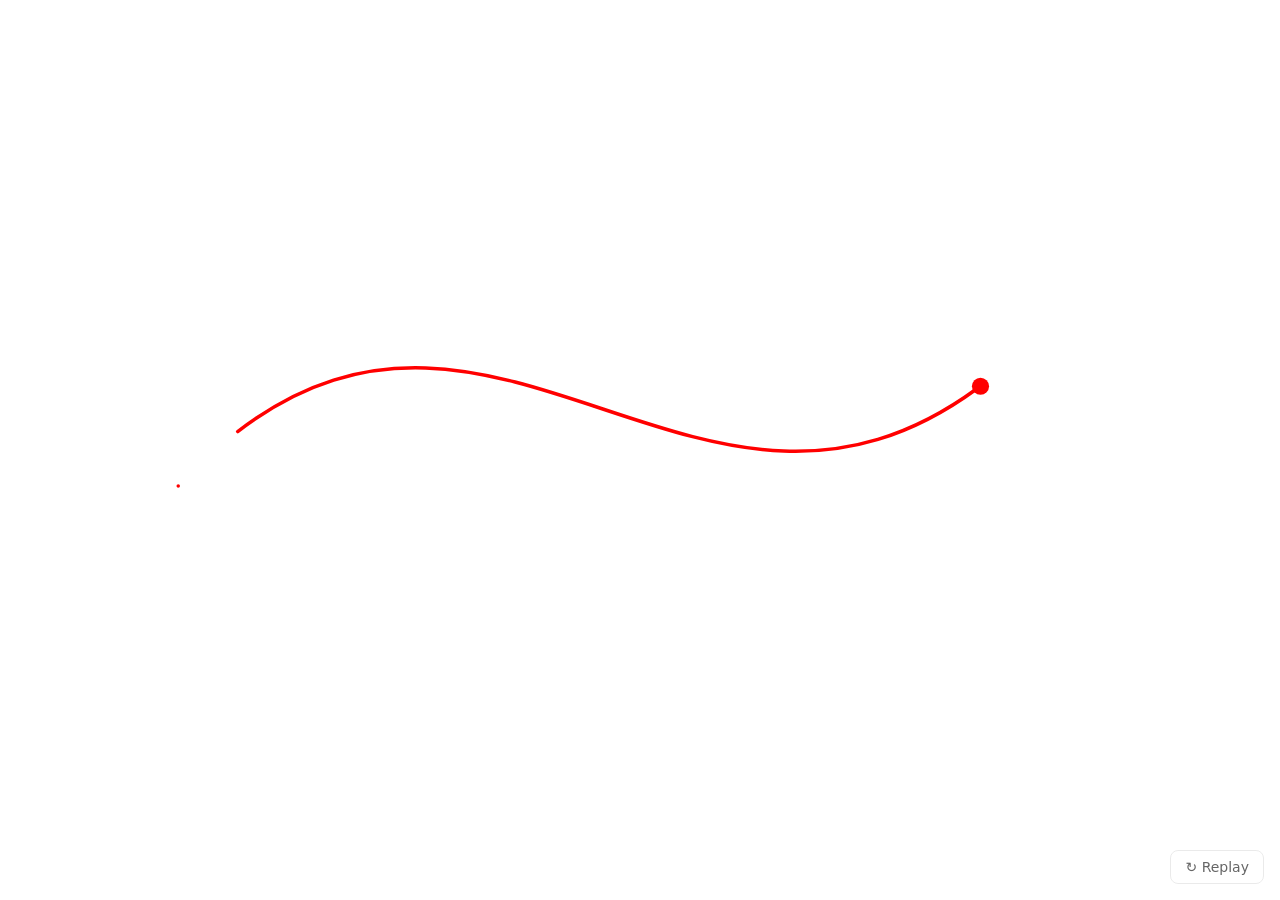
<file: marketing-trips-intro/intro.html>
<!doctype html>
<html lang="az"><head><meta charset="utf-8">
<meta name="viewport" content="width=device-width,initial-scale=1">
<title>Marketing Trips Intro</title>
<style>
@font-face{font-family:'Sig';src:url([data-uri]) format('woff2')}
html,body{margin:0;height:100%;background:#fff;overflow:hidden}
#stage{position:absolute;inset:0;display:flex;align-items:center;justify-content:center;background:#fff}
svg{width:100vw;height:56.25vw;max-height:100vh;max-width:177.78vh}
.red{fill:#ff0000;fill-rule:evenodd}.ltr{fill:#000}
#sig{font-family:'Sig';font-size:150px;fill:#151515}
.trace{fill:none;stroke:#ff0000;stroke-linecap:round;stroke-linejoin:round}
.msk{fill:none;stroke:#fff;stroke-linecap:butt;stroke-linejoin:round}
#replay{position:fixed;right:16px;bottom:16px;font:14px system-ui;padding:8px 14px;border:1px solid #ddd;background:#fff;border-radius:8px;cursor:pointer;opacity:.6}
body.render #replay{display:none}
</style></head>
<body>
<div id="stage">
<svg viewBox="0 0 1920 1080" xmlns="http://www.w3.org/2000/svg">
 <defs>
  <mask id="inkM" maskUnits="userSpaceOnUse" x="-9000" y="-9000" width="30000" height="30000">
   <path id="mMain" class="msk" d="M1820 2880 L2330 2420 A875 875 0 1 0 1100 2370 L2350 3620 L2630 3340 A180 180 0 1 0 2390 3110 L2300 3180 L2090 2905"/><path id="mBlue" class="msk" d="M1480 2880 L930 3320 L1260 3650 A160 160 0 0 0 1420 3360 L1540 3220"/>
  </mask>
  <clipPath id="txtC" clipPathUnits="userSpaceOnUse"><rect id="txtCR" x="3000" y="1300" width="6000" height="2100"/></clipPath>
  <filter id="blur" x="-30%" y="-80%" width="160%" height="260%"><feGaussianBlur id="blurN" stdDeviation="0"/></filter>
 </defs>
 <g id="world">
  <g id="iconPos">
   <g mask="url(#inkM)"><path class="red" d="M1220.57 2337.97L2348.30 3465.70L2574.84 3239.16L2576.69 3237.42C2577.89 3236.29 2579.12 3235.13 2580.24 3233.92L2580.55 3233.58C2598.77 3213.99 2609.11 3189.15 2609.11 3162.30C2609.11 3105.22 2562.94 3059.04 2505.85 3059.04C2479.35 3059.04 2454.51 3068.87 2435.20 3087.02L2314.65 3200.29L2031.74 2917.37L2152.40 2796.71L2318.34 2962.66C2367.34 2916.62 2433.29 2888.40 2505.84 2888.40C2657.11 2888.40 2779.73 3011.03 2779.73 3162.29C2779.73 3234.84 2751.51 3300.79 2705.47 3349.79L2705.48 3349.80L2705.15 3350.13C2701.44 3354.07 2697.61 3357.90 2693.67 3361.61L2348.28 3707.00L1078.32 2437.04L1078.16 2436.69C898.57 2261.79 786.59 2017.77 786.59 1748.82C786.59 1220.14 1219.14 787.59 1747.82 787.59C2276.50 787.59 2709.05 1220.14 2709.05 1748.82C2709.05 1995.96 2614.51 2222.09 2459.83 2392.85L2459.85 2392.87L2459.58 2393.14C2438.22 2416.71 2415.71 2439.21 2392.14 2460.58L2134.76 2717.96L2127.72 2725.00L1901.61 2951.11L1780.95 2830.45L2274.43 2336.97L2277.52 2334.17C2296.78 2316.71 2315.19 2298.32 2332.66 2279.08C2463.36 2132.16 2538.42 1946.15 2538.42 1748.82C2538.42 1314.33 2182.32 958.23 1747.83 958.23C1313.34 958.23 957.24 1314.33 957.24 1748.82C957.24 1962.84 1044.10 2165.31 1197.23 2314.44L1219.91 2336.53L1220.56 2337.94Z"/><path class="red" d="M1079.26 3312.36L1305.80 3538.90L1307.54 3540.75C1308.67 3541.95 1309.83 3543.18 1311.04 3544.30L1311.38 3544.61C1330.97 3562.83 1355.81 3573.17 1382.66 3573.17C1439.74 3573.17 1485.92 3527.00 1485.92 3469.91C1485.92 3443.41 1476.09 3418.57 1457.94 3399.26L1344.67 3278.71L1406.50 3216.88L1476.10 3147.28L1596.76 3026.62L1717.42 3147.28L1582.29 3282.41C1628.33 3331.41 1656.55 3397.36 1656.55 3469.91C1656.55 3621.18 1533.92 3743.80 1382.66 3743.80C1310.11 3743.80 1244.16 3715.58 1195.16 3669.54L1195.15 3669.55L1194.82 3669.22C1190.88 3665.51 1187.05 3661.68 1183.34 3657.74L837.95 3312.35L1360.23 2790.07L1480.89 2910.73L1360.23 3031.39L1227.04 3164.58L1079.26 3312.36Z"/></g>
   <g id="solid" opacity="0"><path class="red" d="M1220.57 2337.97L2348.30 3465.70L2574.84 3239.16L2576.69 3237.42C2577.89 3236.29 2579.12 3235.13 2580.24 3233.92L2580.55 3233.58C2598.77 3213.99 2609.11 3189.15 2609.11 3162.30C2609.11 3105.22 2562.94 3059.04 2505.85 3059.04C2479.35 3059.04 2454.51 3068.87 2435.20 3087.02L2314.65 3200.29L2031.74 2917.37L2152.40 2796.71L2318.34 2962.66C2367.34 2916.62 2433.29 2888.40 2505.84 2888.40C2657.11 2888.40 2779.73 3011.03 2779.73 3162.29C2779.73 3234.84 2751.51 3300.79 2705.47 3349.79L2705.48 3349.80L2705.15 3350.13C2701.44 3354.07 2697.61 3357.90 2693.67 3361.61L2348.28 3707.00L1078.32 2437.04L1078.16 2436.69C898.57 2261.79 786.59 2017.77 786.59 1748.82C786.59 1220.14 1219.14 787.59 1747.82 787.59C2276.50 787.59 2709.05 1220.14 2709.05 1748.82C2709.05 1995.96 2614.51 2222.09 2459.83 2392.85L2459.85 2392.87L2459.58 2393.14C2438.22 2416.71 2415.71 2439.21 2392.14 2460.58L2134.76 2717.96L2127.72 2725.00L1901.61 2951.11L1780.95 2830.45L2274.43 2336.97L2277.52 2334.17C2296.78 2316.71 2315.19 2298.32 2332.66 2279.08C2463.36 2132.16 2538.42 1946.15 2538.42 1748.82C2538.42 1314.33 2182.32 958.23 1747.83 958.23C1313.34 958.23 957.24 1314.33 957.24 1748.82C957.24 1962.84 1044.10 2165.31 1197.23 2314.44L1219.91 2336.53L1220.56 2337.94Z"/><path class="red" d="M1079.26 3312.36L1305.80 3538.90L1307.54 3540.75C1308.67 3541.95 1309.83 3543.18 1311.04 3544.30L1311.38 3544.61C1330.97 3562.83 1355.81 3573.17 1382.66 3573.17C1439.74 3573.17 1485.92 3527.00 1485.92 3469.91C1485.92 3443.41 1476.09 3418.57 1457.94 3399.26L1344.67 3278.71L1406.50 3216.88L1476.10 3147.28L1596.76 3026.62L1717.42 3147.28L1582.29 3282.41C1628.33 3331.41 1656.55 3397.36 1656.55 3469.91C1656.55 3621.18 1533.92 3743.80 1382.66 3743.80C1310.11 3743.80 1244.16 3715.58 1195.16 3669.54L1195.15 3669.55L1194.82 3669.22C1190.88 3665.51 1187.05 3661.68 1183.34 3657.74L837.95 3312.35L1360.23 2790.07L1480.89 2910.73L1360.23 3031.39L1227.04 3164.58L1079.26 3312.36Z"/></g>
   <path id="route" class="trace" d="M-5600 4100 C-4100 2500 -3000 4700 -1500 3600 C-500 2900 1300 3350 1820 2880"/>
   <path id="main" class="trace" d="M1820 2880 L2330 2420 A875 875 0 1 0 1100 2370 L2350 3620 L2630 3340 A180 180 0 1 0 2390 3110 L2300 3180 L2090 2905"/>
   <path id="blue" class="trace" d="M1480 2880 L930 3320 L1260 3650 A160 160 0 0 0 1420 3360 L1540 3220"/>
   <circle id="tip" r="0" fill="#ff0000"/>
   <circle id="ripple" cx="1748.6" cy="1747.5" r="0" fill="none" stroke="#ff0000"/>
   <g id="ringG"><path class="red" d="M1748.59 1368.93L1748.59 1368.93C1956.81 1368.93 2127.17 1539.29 2127.17 1747.51L2127.17 1747.51C2127.17 1955.73 1956.81 2126.09 1748.59 2126.09L1748.59 2126.09C1540.37 2126.09 1370.01 1955.73 1370.01 1747.51L1370.01 1747.51C1370.01 1539.29 1540.37 1368.93 1748.59 1368.93ZM1748.59 1502.24L1748.60 1502.24C1883.50 1502.24 1993.87 1612.61 1993.87 1747.51L1993.87 1747.52C1993.87 1882.42 1883.50 1992.79 1748.60 1992.79L1748.59 1992.79C1613.69 1992.79 1503.32 1882.42 1503.32 1747.52L1503.32 1747.51C1503.32 1612.61 1613.69 1502.24 1748.59 1502.24Z"/></g>
  </g>
  <g clip-path="url(#txtC)"><g id="txt1"><path class="ltr l1" d="M4122.33 1526.22L3942.68 1526.22L3783.51 1941.54L3623.76 1526.22L3444.11 1526.22L3444.11 2141.52L3566.70 2141.52L3566.70 1680.56L3718.55 2082.13L3847.87 2082.13L3999.72 1677.05L3999.72 2141.53L4122.31 2141.53L4122.31 1526.23Z"/><path class="ltr l1" d="M4671.37 1715.81L4559.31 1715.81L4559.31 1762.77C4531.22 1728.25 4490.26 1704.55 4431.89 1704.55C4314.56 1704.55 4225.76 1800.81 4225.76 1928.23C4225.76 2055.65 4314.56 2151.91 4431.89 2151.91C4490.26 2151.91 4531.66 2128.21 4559.31 2093.83L4559.31 2141.52L4671.37 2141.52L4671.37 1715.81ZM4452.96 1811.34C4518.50 1811.34 4562.82 1861.23 4562.82 1928.23C4562.82 1995.23 4518.49 2045.12 4452.96 2045.12C4385.66 2045.12 4343.09 1993.04 4343.09 1928.23C4343.09 1863.42 4385.66 1811.34 4452.96 1811.34Z"/><path class="ltr l1" d="M5022.03 1704.55C4969.81 1704.55 4928.99 1722.54 4902.22 1762.63L4902.22 1715.82L4791.04 1715.82L4791.04 2141.53L4905.73 2141.53L4905.73 1909.51C4905.73 1846.46 4942.16 1813.98 4995.26 1813.98C5018.52 1813.98 5045.73 1819.25 5064.60 1827.59L5081.72 1713.78C5065.92 1708.08 5046.61 1704.56 5022.03 1704.56Z"/><path class="ltr l1" d="M5274.38 1509.54L5159.69 1509.54L5159.69 2141.52L5274.38 2141.52L5274.38 1969.48L5313.00 1969.48L5435.44 2141.52L5576.32 2141.52L5407.35 1916.38L5575.00 1715.81L5434.56 1715.81L5314.75 1867.66L5274.37 1867.66L5274.37 1509.54Z"/><path class="ltr l1" d="M5808.20 1704.55C5680.78 1704.55 5592.86 1795.98 5592.86 1929.99C5592.86 2063.41 5683.42 2152.06 5813.91 2152.06C5885.59 2152.06 5946.89 2131.87 5995.02 2087.55L5928.02 2013.96C5897.45 2039.85 5857.51 2054.63 5820.50 2054.63C5766.52 2054.63 5723.36 2028.00 5711.07 1966.85L6012.57 1966.85C6013.89 1957.20 6014.77 1941.40 6014.77 1928.23C6014.33 1795.54 5930.65 1704.55 5808.21 1704.55ZM5807.32 1803.44C5856.62 1803.44 5889.54 1834.31 5900.07 1888.73L5711.50 1888.73C5721.59 1836.06 5753.19 1803.44 5807.32 1803.44Z"/><path class="ltr l1" d="M6412.82 1715.81L6258.78 1715.81L6258.78 1589.42L6144.09 1589.42L6144.09 1715.81L6062.02 1715.81L6062.02 1817.63L6144.09 1817.63L6144.09 1981.92C6144.09 2092.08 6198.07 2151.91 6303.55 2151.91C6364.12 2151.91 6407.12 2132.60 6444.43 2107.15L6402.30 2017.47C6379.04 2031.51 6349.63 2045.12 6322.43 2045.12C6286.88 2045.12 6258.79 2025.81 6258.79 1972.71L6258.79 1817.64L6412.83 1817.64L6412.83 1715.82Z"/><path class="ltr l1" d="M6627.87 1715.81L6513.18 1715.81L6513.18 2141.52L6627.87 2141.52L6627.87 1715.81ZM6570.09 1503.40C6528.84 1503.40 6497.24 1535.88 6497.24 1577.13C6497.24 1618.39 6528.84 1649.98 6570.09 1649.98C6611.35 1649.98 6643.38 1618.38 6643.38 1577.13C6643.38 1535.88 6611.34 1503.40 6570.09 1503.40Z"/><path class="ltr l1" d="M6984.83 1704.55C6936.55 1704.55 6889.89 1720.79 6859.61 1766.14L6859.61 1715.81L6747.99 1715.81L6747.99 2141.52L6862.68 2141.52L6862.68 1908.19C6862.68 1844.26 6903.64 1812.22 6952.80 1812.22C7005.17 1812.22 7035.89 1846.02 7035.89 1907.46L7035.89 2141.53L7150.58 2141.53L7150.58 1870.60C7150.58 1771.86 7081.53 1704.56 6984.83 1704.56Z"/><path class="ltr l1" d="M7436.87 1704.40C7333.30 1704.40 7241.13 1790.86 7241.13 1921.79C7241.13 2052.43 7333.30 2138.88 7436.87 2138.88C7495.68 2138.88 7538.69 2116.94 7567.66 2081.39L7567.66 2111.23C7567.66 2184.52 7517.63 2224.17 7446.53 2224.17C7395.62 2224.17 7348.66 2208.81 7306.09 2180.58L7265.28 2274.21C7313.12 2308.15 7384.21 2325.71 7451.36 2325.71C7591.80 2325.71 7680.89 2243.06 7680.89 2106.42L7680.89 1715.82L7568.54 1715.82L7568.54 1763.37C7539.57 1727.24 7496.12 1704.41 7436.87 1704.41ZM7465.84 1809.73C7529.47 1809.73 7572.49 1858.01 7572.49 1921.79C7572.49 1985.28 7529.48 2033.55 7465.84 2033.55C7400.45 2033.55 7358.75 1983.52 7358.75 1921.79C7358.75 1859.76 7400.44 1809.73 7465.84 1809.73Z"/></g><g id="txt2"><path class="ltr l2" d="M3947.66 2385.96L3444.12 2385.96L3444.12 2500.65L3634.59 2500.65L3634.59 3001.11L3757.18 3001.11L3757.18 2500.65L3947.65 2500.65L3947.65 2385.96Z"/><path class="ltr l2" d="M4205.28 2564.14C4153.06 2564.14 4112.24 2582.13 4085.47 2622.22L4085.47 2575.41L3974.29 2575.41L3974.29 3001.12L4088.98 3001.12L4088.98 2769.10C4088.98 2706.05 4125.41 2673.57 4178.51 2673.57C4201.77 2673.57 4228.98 2678.84 4247.85 2687.18L4264.97 2573.37C4249.17 2567.67 4229.86 2564.15 4205.28 2564.15Z"/><path class="ltr l2" d="M4457.63 2575.40L4342.94 2575.40L4342.94 3001.11L4457.63 3001.11L4457.63 2575.40ZM4399.85 2362.99C4358.60 2362.99 4327.00 2395.47 4327.00 2436.72C4327.00 2477.98 4358.60 2509.57 4399.85 2509.57C4441.11 2509.57 4473.14 2477.97 4473.14 2436.72C4473.14 2395.47 4441.10 2362.99 4399.85 2362.99Z"/><path class="ltr l2" d="M4817.22 2564.14C4758.85 2564.14 4718.03 2587.84 4690.39 2622.66L4690.39 2575.41L4578.48 2575.41L4578.48 3176.67L4692.59 3176.67L4692.59 2956.06C4720.24 2989.12 4760.61 3011.50 4817.67 3011.50C4934.85 3011.50 5023.50 2915.24 5023.50 2787.67C5023.50 2660.40 4934.85 2564.14 4817.23 2564.14ZM4796.16 2670.93C4863.75 2670.93 4905.88 2723.01 4905.88 2787.82C4905.88 2852.63 4863.75 2904.71 4796.16 2904.71C4731.20 2904.71 4686.88 2854.82 4686.88 2787.82C4686.88 2720.82 4731.21 2670.93 4796.16 2670.93Z"/><path class="ltr l2" d="M5457.54 2605.24C5400.92 2577.59 5347.82 2564.87 5279.50 2564.87C5167.44 2564.87 5099.85 2616.66 5099.85 2703.85C5099.85 2775.97 5148.57 2818.98 5246.87 2832.44L5281.69 2837.27C5331.13 2844.29 5352.64 2855.70 5352.64 2876.33C5352.64 2901.20 5327.19 2916.12 5273.79 2916.12C5209.57 2916.12 5165.24 2898.56 5128.82 2874.57L5083.62 2961.32C5138.92 3000.52 5214.84 3011.50 5272.92 3011.50C5396.54 3011.50 5468.51 2954.74 5468.51 2867.11C5468.51 2795.28 5417.16 2754.17 5325.00 2740.13L5287.11 2734.43C5248.20 2728.73 5217.48 2722.58 5217.48 2698.15C5217.48 2674.89 5239.42 2659.67 5283.02 2659.67C5331.15 2660.11 5385.13 2677.52 5418.93 2694.20L5457.55 2605.25Z"/></g></g>
 </g>
 <g filter="url(#blur)"><text id="sig" x="960" y="905" text-anchor="middle"><tspan font-size="0.55em" dx="0">by </tspan>Zulfiyya Ahmadli</text></g>
</svg>
</div>
<button id="replay" onclick="play()">↻ Replay</button>
<script>
const DUR=7.5;
const $=id=>document.getElementById(id);
const clamp=(v,a=0,b=1)=>Math.min(b,Math.max(a,v));
const seg=(t,a,b)=>clamp((t-a)/(b-a));
const lerp=(a,b,p)=>a+(b-a)*p;
const eOut=x=>1-Math.pow(1-x,3), eIn=x=>x*x*x, eExpo=x=>x>=1?1:1-Math.pow(2,-10*x);
const eInOut=x=>x<.5?4*x*x*x:1-Math.pow(-2*x+2,3)/2;
const eSine=x=>-(Math.cos(Math.PI*x)-1)/2;

const SC=0.158, CX=(787+7681)/2, CY=(788+3744)/2, SCY=470;
const ICX=1783, ICY=2266, ICOFF=CX-ICX;
const RCX=1748.6, RCY=1747.5;
const route=$('route'), main=$('main'), blue=$('blue'), mMain=$('mMain'), mBlue=$('mBlue');
const L1=route.getTotalLength(), L2=main.getTotalLength(), LB=blue.getTotalLength();
const CROSS=5640; // distance along main where the second leg branches off
const LT=L1+L2, T0=0.15, T1=2.35;
const TW=18, MW=300, LAG=0.24;
const l1=[...document.querySelectorAll('.l1')], l2=[...document.querySelectorAll('.l2')];
[route,main,blue,mMain,mBlue].forEach(p=>{const L=p.getTotalLength();p.style.strokeDasharray=`${L} ${L}`;p.dataset.L=L;});

const dist=t=>LT*eSine(seg(t,T0,T1));
function show(p,from,to){ // show path segment [from,to]
  const L=+p.dataset.L; from=clamp(from,0,L); to=clamp(to,0,L);
  p.style.strokeDasharray=`0 ${from} ${Math.max(0,to-from)} ${L+10}`;
  p.style.visibility=(to-from)>1?'visible':'hidden';
}
function headPt(s){ if(s<=L1) return route.getPointAtLength(Math.max(0,s)); return main.getPointAtLength(Math.min(L2,s-L1)); }
const ahead=route.getPointAtLength(L1*0.3);

function render(t){
  const slide=eInOut(seg(t,3.3,4.45));
  const off=ICOFF*(1-slide);
  $('iconPos').setAttribute('transform',`translate(${off} 0)`);

  // ---- trace: thin route line that becomes the pin outline
  const s=dist(t);
  const tail=Math.max(0,(dist(t-0.55))); // route tail follows the head
  show(route, tail, s);
  show(main, 0, s-L1);
  show(blue, 0, s-L1-CROSS);
  route.style.strokeWidth=main.style.strokeWidth=blue.style.strokeWidth=TW;
  const hp=headPt(s), headOn=t>T0&&t<T1+0.05;
  $('tip').setAttribute('cx',hp.x);$('tip').setAttribute('cy',hp.y);
  $('tip').setAttribute('r',headOn?44*clamp((t-T0)*6)*(1-seg(t,T1-0.15,T1+0.05)):0);
  // ---- ink: the band fills in behind the line
  const sf=dist(t-LAG);
  show(mMain,0,sf-L1); show(mBlue,0,sf-L1-CROSS);
  const w=MW*eOut(seg(t,T0+LAG+0.6,T0+LAG+1.2));
  mMain.style.strokeWidth=mBlue.style.strokeWidth=w;
  $('solid').setAttribute('opacity',eInOut(seg(t,T1+0.2,T1+0.45)));
  main.style.opacity=blue.style.opacity=1-seg(t,T1+0.25,T1+0.6);

  // ---- ring drops into the pin like a map marker
  const dp=seg(t,2.35,2.95), dy=-3600*(1-eIn(dp));
  const bq=seg(t,2.95,3.45), bounce=-Math.sin(Math.PI*bq)*170*(1-bq);
  const sq=Math.sin(Math.PI*seg(t,2.95,3.12))*(1-0.3*bq);
  const ry=RCY+dy+bounce;
  $('ringG').setAttribute('transform',t<2.35?'translate(0 -9000)':`translate(${RCX} ${ry+380}) scale(${1+0.035*sq} ${1-0.035*sq}) translate(${-RCX} ${-RCY-380})`);
  const rp=seg(t,2.95,3.75), re=eOut(rp);
  $('ripple').setAttribute('r',rp>0&&rp<1?380+620*re:0);
  $('ripple').setAttribute('stroke-width',36*(1-re)+2);$('ripple').setAttribute('opacity',(1-rp)*0.5);

  // ---- text slides out from behind the icon
  $('txtCR').setAttribute('x',2780+off+90);
  const mv=(arr,start,dur,dist0)=>arr.forEach((el,i)=>{
    const p=eExpo(seg(t,start+i*0.018,start+i*0.018+dur));
    el.setAttribute('transform',`translate(${-dist0*(1-p)} 0)`);});
  mv(l1,3.5,1.15,3600); mv(l2,3.66,1.15,2600);

  // ---- camera
  let fx,fy;
  {let ax=0,ay=0,n=8;for(let k=0;k<n;k++){const p=headPt(dist(t-0.06*k));ax+=p.x;ay+=p.y;}
   const tipX=ax/n+off, tipY=ay/n;
   const st=eInOut(seg(t,0,1.1));
   fx=lerp(ahead.x+off+900,tipX,st); fy=lerp(ahead.y,tipY,st);}
  const toIcon=eInOut(seg(t,1.3,2.7));
  fx=lerp(fx,ICX+ICOFF,toIcon); fy=lerp(fy,ICY,toIcon);
  const toLogo=eInOut(seg(t,3.3,4.55));
  fx=lerp(fx,CX,toLogo); fy=lerp(fy,CY,toLogo);
  let zoom=lerp(1.85,1.28,eInOut(seg(t,1.2,2.7)));
  zoom=lerp(zoom,1,toLogo)*(1+0.025*eSine(seg(t,4.5,DUR)));
  $('world').setAttribute('transform',`translate(960 ${SCY}) scale(${SC*zoom}) translate(${-fx} ${-fy})`);

  // ---- signature focuses from blur
  const sp=seg(t,4.75,6.25), se=eOut(sp);
  $('blurN').setAttribute('stdDeviation',(1-se)*22);
  const sig=$('sig'); sig.style.opacity=clamp(sp*1.7);
  sig.setAttribute('transform',`translate(0 ${26*(1-se)})`);
  sig.setAttribute('letter-spacing',8*(1-se));
}
window.render=render; window.DUR=DUR;
let raf;
function play(){cancelAnimationFrame(raf);const t0=performance.now();
  const f=n=>{const t=(n-t0)/1000;render(Math.min(t,DUR));if(t<DUR)raf=requestAnimationFrame(f)};raf=requestAnimationFrame(f);}
document.fonts.ready.then(()=>{ if(!location.hash.includes('render')) play(); else {document.body.classList.add('render');render(0);window.READY=true;} });
render(0);
</script>
</body></html>
</file>
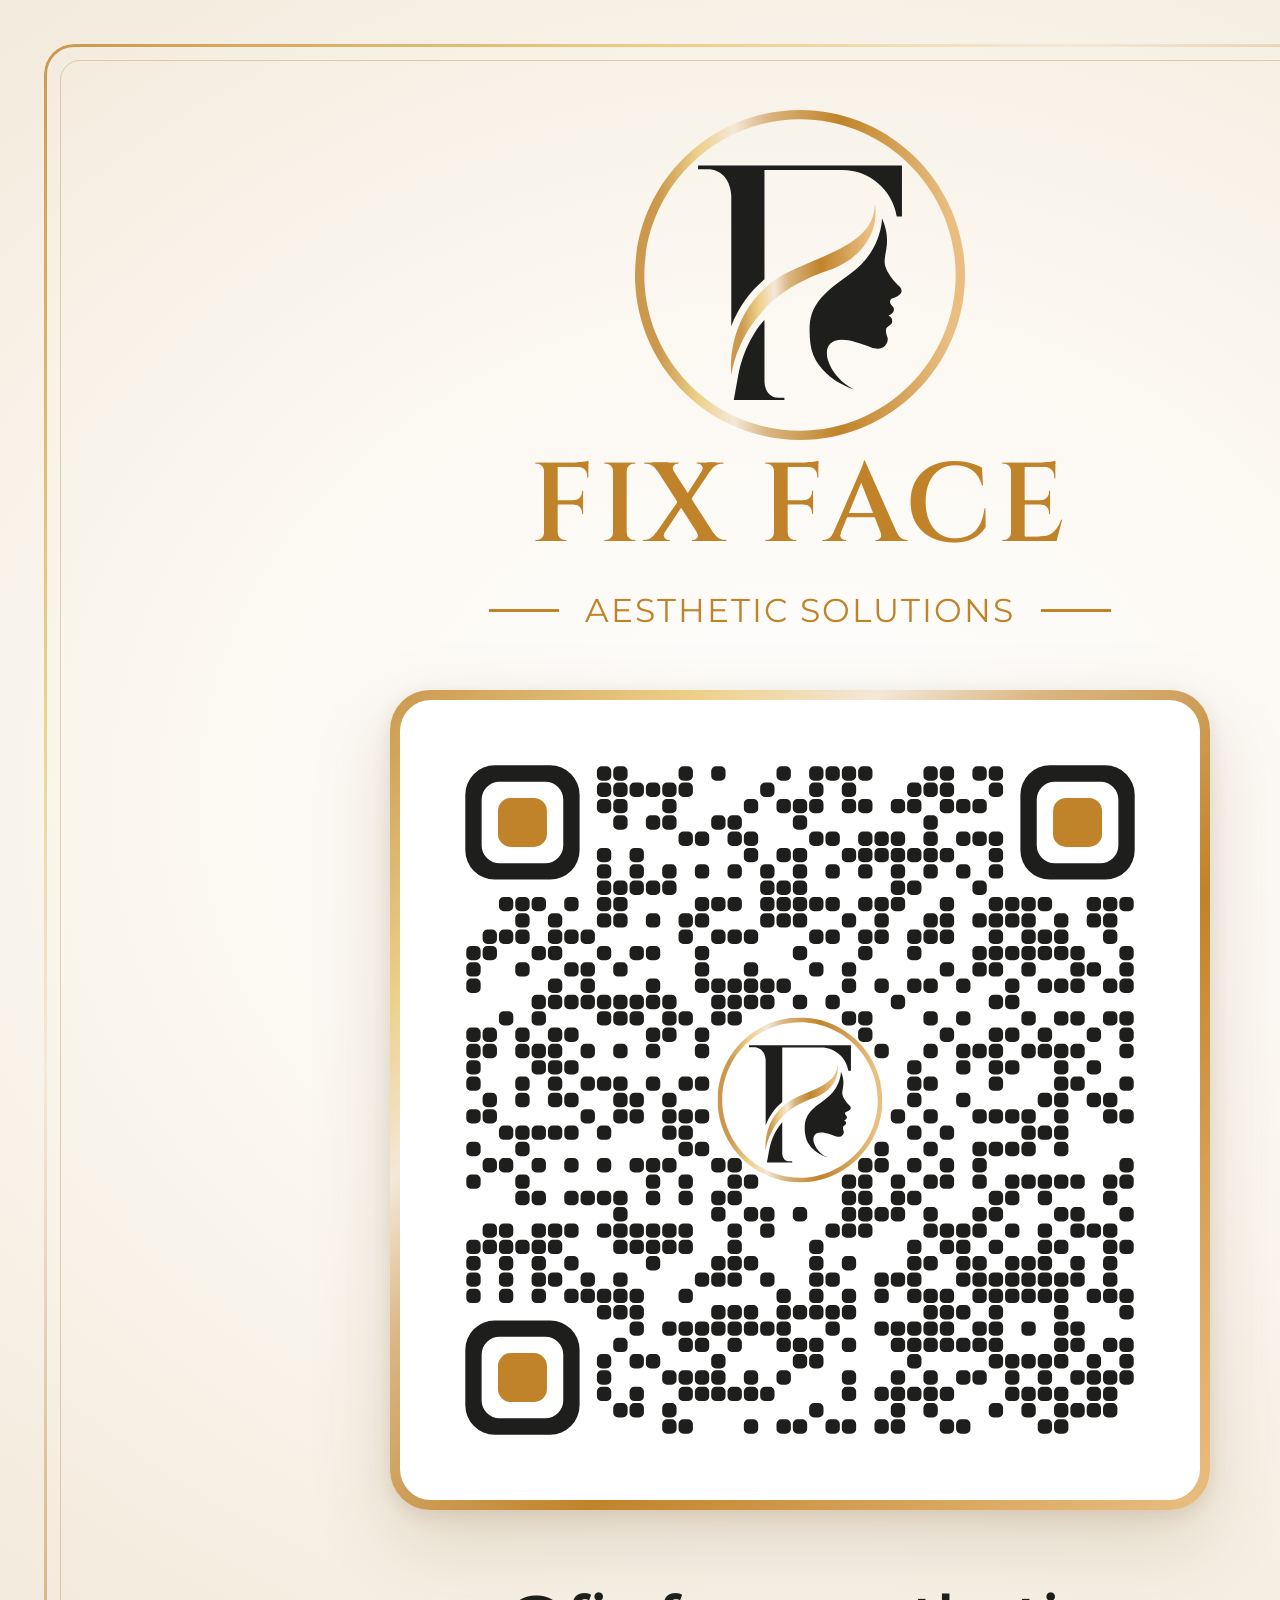
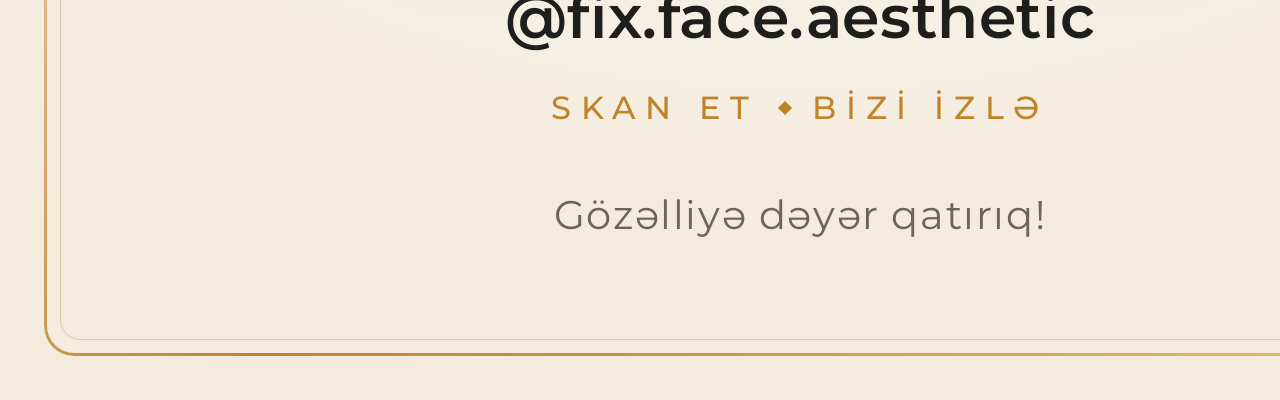
<file: qr-code/fixface_qr_card.html>
<!doctype html><html lang="az"><head><meta charset="utf-8"><title>Fix face QR</title>
<link rel="stylesheet" href="fonts/fonts.css">
<style>
*{margin:0;padding:0;box-sizing:border-box}
html,body{width:1600px;height:2000px}
.card{position:relative;width:1600px;height:2000px;overflow:hidden;color:#1E1E1C;font-family:'Montserrat',sans-serif;
  background:radial-gradient(1200px 1000px at 50% 40%,#ffffff 0%,#fbf7f0 55%,#f3ebdd 100%)}
.frame{position:absolute;inset:44px;padding:3px;border-radius:30px;
  background:linear-gradient(135deg,#CB984D,#EDD089 19%,#F4E8D9 30%,#C08329 62%,#EABE81);
  -webkit-mask:linear-gradient(#000 0 0) content-box,linear-gradient(#000 0 0);-webkit-mask-composite:xor;mask-composite:exclude}
.frame2{position:absolute;inset:60px;border:1px solid rgba(192,131,41,.35);border-radius:20px}
.c{position:absolute;left:0;right:0;text-align:center}
.gold{background:linear-gradient(90deg,#CB984D 0%,#EDD089 19%,#F4E8D9 30%,#DAB681 40%,#C08329 62%,#D5A055 79%,#EABE81 100%);
  -webkit-background-clip:text;background-clip:text;color:transparent}
.emb{top:110px;display:flex;justify-content:center}
.word{top:452px;font-family:'Cinzel',serif;font-weight:600;font-size:112px;letter-spacing:.04em;line-height:1;color:#C08329}
.subrow{top:590px;display:flex;justify-content:center;align-items:center;gap:26px}
.subrow i{display:block;width:70px;height:3px;background:#C08329}
.subrow span{font-weight:400;font-size:33px;letter-spacing:.06em;color:#C08329}
.panel{position:absolute;top:690px;left:50%;margin-left:-410px;width:820px;height:820px;border-radius:40px;padding:10px;
  background:linear-gradient(135deg,#CB984D,#EDD089 19%,#F4E8D9 30%,#DAB681 40%,#C08329 62%,#D5A055 79%,#EABE81);
  box-shadow:0 30px 80px rgba(110,72,20,.18),0 6px 18px rgba(110,72,20,.12)}
.panel svg{display:block;width:800px;height:800px;border-radius:31px}
.handle{top:1580px;font-weight:600;font-size:60px;letter-spacing:.01em}
.cta{top:1688px;display:flex;justify-content:center;align-items:center;gap:22px;font-weight:500;font-size:32px;letter-spacing:.3em;color:#C08329}
.cta b{display:block;width:10px;height:10px;transform:rotate(45deg);background:#C08329}
.tag{top:1790px;font-family:'Montserrat',sans-serif;font-weight:400;font-size:40px;letter-spacing:.04em;color:#6b6457}
</style></head><body><div class="card">
<div class="frame"></div><div class="frame2"></div>
<div class="c emb"><svg viewBox="786.6 787.6 6878.2 6878.2" width="330" height="330"><defs><linearGradient id="eg" x1="0" y1=".5" x2="1" y2=".5"><stop offset="0" stop-color="#CB984D"/><stop offset="0.07" stop-color="#CB984D"/><stop offset="0.19" stop-color="#EDD089"/><stop offset="0.3" stop-color="#F4E8D9"/><stop offset="0.4" stop-color="#DAB681"/><stop offset="0.62" stop-color="#C08329"/><stop offset="0.79" stop-color="#D5A055"/><stop offset="0.95" stop-color="#EABE81"/><stop offset="1" stop-color="#EABE81"/></linearGradient></defs><path fill="#1E1E1C" fill-rule="evenodd" d="M2100.58 1943.16l4250.21 0 0 1062.45 -108.82 0c-85.6,-546.59 -561.52,-968.22 -1131.16,-968.22l-1625.48 0 0 2277.35c-316.93,266.2 -550.89,597.65 -691.81,978.5l0 -2720.17c-20.13,-328.52 -199.58,-551.25 -496.55,-551.25 -6.05,0 -12.07,0.11 -18.07,0.32l-178.32 0 0 -78.97zm1799.97 4890.41l-415.23 0 -145.26 0 -494.86 0 90 -500.38c54.44,-302.71 162.86,-597.44 321.8,-861 57.24,-94.93 138.06,-215.74 216.46,-295.83l6.83 -6.98 5.04 -6.78 0 1266.41 0 27.11c12.06,196.86 119.59,330.32 297.55,330.32 3.62,0 7.23,-0.06 10.83,-0.19l106.85 0 0 47.32z"/><path fill="url(#eg)" fill-rule="evenodd" d="M2793.52 6307.7c0,0 -147.12,-1145.98 836.72,-1925.46 655.91,-519.68 2162.54,-668.21 2154.09,-1636.18 0,0 210.21,895.35 -891.45,1362.48 0,0 -1009.31,277.07 -1522.28,967.11 0,0 -435.44,444.57 -577.07,1232.05z"/><path fill="#1E1E1C" fill-rule="evenodd" d="M5933.93 3045.77c0,0 10.78,683.09 -679.49,1172.04 -690.28,488.95 -894.18,727.95 -811.95,1438.98 82.23,711.04 919.02,962.56 919.02,962.56 -656.88,-325.44 -883.27,-1272.2 31.41,-990.56 91.43,28.15 198.78,63.84 307.65,105.8 287.94,111 376.42,-125.47 349.07,-202.69 -27.35,-77.21 -41.83,-141.56 -25.74,-188.2 16.09,-46.65 119.04,-70.78 122.26,-135.13 3.22,-64.34 -3.88,-87.99 -68.26,-130.3 0,0 -10.28,-15.43 14,-20.28 24.28,-4.85 121.98,-67.78 80.95,-157.35 0,0 -49.84,-57.26 -66.58,-92.83 -16.74,-35.58 11.16,-90.7 54.42,-94.19 43.26,-3.49 217.93,-92.07 177.35,-177.55 0,0 0.34,-45.25 -64.46,-96.26 0,0 -284.38,-269.93 -284.38,-490.45 0,-220.53 144.65,-447.81 -55.26,-903.59z"/><path fill="url(#eg)" fill-rule="evenodd" d="M4225.68 787.61c-1891.49,0 -3439.07,1547.57 -3439.07,3439.07 0,1891.49 1547.57,3439.07 3439.07,3439.07 1891.49,0 3439.07,-1547.57 3439.07,-3439.07 0,-1891.49 -1547.57,-3439.07 -3439.07,-3439.07zm0 194.26c-1784.65,0 -3244.81,1460.16 -3244.81,3244.81 0,1784.65 1460.16,3244.81 3244.81,3244.81 1784.65,0 3244.81,-1460.16 3244.81,-3244.81 0,-1784.65 -1460.16,-3244.81 -3244.81,-3244.81z"/></svg></div>
<div class="c word">FIX FACE</div>
<div class="c subrow"><i></i><span>AESTHETIC SOLUTIONS</span><i></i></div>
<div class="panel"><svg xmlns="http://www.w3.org/2000/svg" viewBox="0 0 49 49" width="800" height="800">
<defs>
<linearGradient id="cg" x1="0" y1=".5" x2="1" y2=".5"><stop offset="0" stop-color="#CB984D"/><stop offset="0.07" stop-color="#CB984D"/><stop offset="0.19" stop-color="#EDD089"/><stop offset="0.3" stop-color="#F4E8D9"/><stop offset="0.4" stop-color="#DAB681"/><stop offset="0.62" stop-color="#C08329"/><stop offset="0.79" stop-color="#D5A055"/><stop offset="0.95" stop-color="#EABE81"/><stop offset="1" stop-color="#EABE81"/></linearGradient>
<linearGradient id="ceye" x1="0" y1="0" x2="1" y2="1"><stop offset="0" stop-color="#CB984D"/><stop offset="0.07" stop-color="#CB984D"/><stop offset="0.19" stop-color="#EDD089"/><stop offset="0.3" stop-color="#F4E8D9"/><stop offset="0.4" stop-color="#DAB681"/><stop offset="0.62" stop-color="#C08329"/><stop offset="0.79" stop-color="#D5A055"/><stop offset="0.95" stop-color="#EABE81"/><stop offset="1" stop-color="#EABE81"/></linearGradient>
</defs>
<rect width="49" height="49" fill="#FFFFFF"/>
<path fill="#1E1E1C" d="M12.36,4.06h.28a.3,.3 0 0 1 .3,.3v.28a.3,.3 0 0 1-.3,.3h-.28a.3,.3 0 0 1-.3-.3v-.28a.3,.3 0 0 1 .3-.3zM13.36,4.06h.28a.3,.3 0 0 1 .3,.3v.28a.3,.3 0 0 1-.3,.3h-.28a.3,.3 0 0 1-.3-.3v-.28a.3,.3 0 0 1 .3-.3zM17.36,4.06h.28a.3,.3 0 0 1 .3,.3v.28a.3,.3 0 0 1-.3,.3h-.28a.3,.3 0 0 1-.3-.3v-.28a.3,.3 0 0 1 .3-.3zM19.36,4.06h.28a.3,.3 0 0 1 .3,.3v.28a.3,.3 0 0 1-.3,.3h-.28a.3,.3 0 0 1-.3-.3v-.28a.3,.3 0 0 1 .3-.3zM23.36,4.06h.28a.3,.3 0 0 1 .3,.3v.28a.3,.3 0 0 1-.3,.3h-.28a.3,.3 0 0 1-.3-.3v-.28a.3,.3 0 0 1 .3-.3zM25.36,4.06h.28a.3,.3 0 0 1 .3,.3v.28a.3,.3 0 0 1-.3,.3h-.28a.3,.3 0 0 1-.3-.3v-.28a.3,.3 0 0 1 .3-.3zM26.36,4.06h.28a.3,.3 0 0 1 .3,.3v.28a.3,.3 0 0 1-.3,.3h-.28a.3,.3 0 0 1-.3-.3v-.28a.3,.3 0 0 1 .3-.3zM27.36,4.06h.28a.3,.3 0 0 1 .3,.3v.28a.3,.3 0 0 1-.3,.3h-.28a.3,.3 0 0 1-.3-.3v-.28a.3,.3 0 0 1 .3-.3zM28.36,4.06h.28a.3,.3 0 0 1 .3,.3v.28a.3,.3 0 0 1-.3,.3h-.28a.3,.3 0 0 1-.3-.3v-.28a.3,.3 0 0 1 .3-.3zM32.36,4.06h.28a.3,.3 0 0 1 .3,.3v.28a.3,.3 0 0 1-.3,.3h-.28a.3,.3 0 0 1-.3-.3v-.28a.3,.3 0 0 1 .3-.3zM33.36,4.06h.28a.3,.3 0 0 1 .3,.3v.28a.3,.3 0 0 1-.3,.3h-.28a.3,.3 0 0 1-.3-.3v-.28a.3,.3 0 0 1 .3-.3zM35.36,4.06h.28a.3,.3 0 0 1 .3,.3v.28a.3,.3 0 0 1-.3,.3h-.28a.3,.3 0 0 1-.3-.3v-.28a.3,.3 0 0 1 .3-.3zM36.36,4.06h.28a.3,.3 0 0 1 .3,.3v.28a.3,.3 0 0 1-.3,.3h-.28a.3,.3 0 0 1-.3-.3v-.28a.3,.3 0 0 1 .3-.3zM12.36,5.06h.28a.3,.3 0 0 1 .3,.3v.28a.3,.3 0 0 1-.3,.3h-.28a.3,.3 0 0 1-.3-.3v-.28a.3,.3 0 0 1 .3-.3zM13.36,5.06h.28a.3,.3 0 0 1 .3,.3v.28a.3,.3 0 0 1-.3,.3h-.28a.3,.3 0 0 1-.3-.3v-.28a.3,.3 0 0 1 .3-.3zM14.36,5.06h.28a.3,.3 0 0 1 .3,.3v.28a.3,.3 0 0 1-.3,.3h-.28a.3,.3 0 0 1-.3-.3v-.28a.3,.3 0 0 1 .3-.3zM15.36,5.06h.28a.3,.3 0 0 1 .3,.3v.28a.3,.3 0 0 1-.3,.3h-.28a.3,.3 0 0 1-.3-.3v-.28a.3,.3 0 0 1 .3-.3zM16.36,5.06h.28a.3,.3 0 0 1 .3,.3v.28a.3,.3 0 0 1-.3,.3h-.28a.3,.3 0 0 1-.3-.3v-.28a.3,.3 0 0 1 .3-.3zM17.36,5.06h.28a.3,.3 0 0 1 .3,.3v.28a.3,.3 0 0 1-.3,.3h-.28a.3,.3 0 0 1-.3-.3v-.28a.3,.3 0 0 1 .3-.3zM22.36,5.06h.28a.3,.3 0 0 1 .3,.3v.28a.3,.3 0 0 1-.3,.3h-.28a.3,.3 0 0 1-.3-.3v-.28a.3,.3 0 0 1 .3-.3zM25.36,5.06h.28a.3,.3 0 0 1 .3,.3v.28a.3,.3 0 0 1-.3,.3h-.28a.3,.3 0 0 1-.3-.3v-.28a.3,.3 0 0 1 .3-.3zM27.36,5.06h.28a.3,.3 0 0 1 .3,.3v.28a.3,.3 0 0 1-.3,.3h-.28a.3,.3 0 0 1-.3-.3v-.28a.3,.3 0 0 1 .3-.3zM31.36,5.06h.28a.3,.3 0 0 1 .3,.3v.28a.3,.3 0 0 1-.3,.3h-.28a.3,.3 0 0 1-.3-.3v-.28a.3,.3 0 0 1 .3-.3zM32.36,5.06h.28a.3,.3 0 0 1 .3,.3v.28a.3,.3 0 0 1-.3,.3h-.28a.3,.3 0 0 1-.3-.3v-.28a.3,.3 0 0 1 .3-.3zM33.36,5.06h.28a.3,.3 0 0 1 .3,.3v.28a.3,.3 0 0 1-.3,.3h-.28a.3,.3 0 0 1-.3-.3v-.28a.3,.3 0 0 1 .3-.3zM36.36,5.06h.28a.3,.3 0 0 1 .3,.3v.28a.3,.3 0 0 1-.3,.3h-.28a.3,.3 0 0 1-.3-.3v-.28a.3,.3 0 0 1 .3-.3zM12.36,6.06h.28a.3,.3 0 0 1 .3,.3v.28a.3,.3 0 0 1-.3,.3h-.28a.3,.3 0 0 1-.3-.3v-.28a.3,.3 0 0 1 .3-.3zM13.36,6.06h.28a.3,.3 0 0 1 .3,.3v.28a.3,.3 0 0 1-.3,.3h-.28a.3,.3 0 0 1-.3-.3v-.28a.3,.3 0 0 1 .3-.3zM16.36,6.06h.28a.3,.3 0 0 1 .3,.3v.28a.3,.3 0 0 1-.3,.3h-.28a.3,.3 0 0 1-.3-.3v-.28a.3,.3 0 0 1 .3-.3zM21.36,6.06h.28a.3,.3 0 0 1 .3,.3v.28a.3,.3 0 0 1-.3,.3h-.28a.3,.3 0 0 1-.3-.3v-.28a.3,.3 0 0 1 .3-.3zM23.36,6.06h.28a.3,.3 0 0 1 .3,.3v.28a.3,.3 0 0 1-.3,.3h-.28a.3,.3 0 0 1-.3-.3v-.28a.3,.3 0 0 1 .3-.3zM24.36,6.06h.28a.3,.3 0 0 1 .3,.3v.28a.3,.3 0 0 1-.3,.3h-.28a.3,.3 0 0 1-.3-.3v-.28a.3,.3 0 0 1 .3-.3zM25.36,6.06h.28a.3,.3 0 0 1 .3,.3v.28a.3,.3 0 0 1-.3,.3h-.28a.3,.3 0 0 1-.3-.3v-.28a.3,.3 0 0 1 .3-.3zM27.36,6.06h.28a.3,.3 0 0 1 .3,.3v.28a.3,.3 0 0 1-.3,.3h-.28a.3,.3 0 0 1-.3-.3v-.28a.3,.3 0 0 1 .3-.3zM28.36,6.06h.28a.3,.3 0 0 1 .3,.3v.28a.3,.3 0 0 1-.3,.3h-.28a.3,.3 0 0 1-.3-.3v-.28a.3,.3 0 0 1 .3-.3zM30.36,6.06h.28a.3,.3 0 0 1 .3,.3v.28a.3,.3 0 0 1-.3,.3h-.28a.3,.3 0 0 1-.3-.3v-.28a.3,.3 0 0 1 .3-.3zM31.36,6.06h.28a.3,.3 0 0 1 .3,.3v.28a.3,.3 0 0 1-.3,.3h-.28a.3,.3 0 0 1-.3-.3v-.28a.3,.3 0 0 1 .3-.3zM33.36,6.06h.28a.3,.3 0 0 1 .3,.3v.28a.3,.3 0 0 1-.3,.3h-.28a.3,.3 0 0 1-.3-.3v-.28a.3,.3 0 0 1 .3-.3zM34.36,6.06h.28a.3,.3 0 0 1 .3,.3v.28a.3,.3 0 0 1-.3,.3h-.28a.3,.3 0 0 1-.3-.3v-.28a.3,.3 0 0 1 .3-.3zM35.36,6.06h.28a.3,.3 0 0 1 .3,.3v.28a.3,.3 0 0 1-.3,.3h-.28a.3,.3 0 0 1-.3-.3v-.28a.3,.3 0 0 1 .3-.3zM13.36,7.06h.28a.3,.3 0 0 1 .3,.3v.28a.3,.3 0 0 1-.3,.3h-.28a.3,.3 0 0 1-.3-.3v-.28a.3,.3 0 0 1 .3-.3zM15.36,7.06h.28a.3,.3 0 0 1 .3,.3v.28a.3,.3 0 0 1-.3,.3h-.28a.3,.3 0 0 1-.3-.3v-.28a.3,.3 0 0 1 .3-.3zM16.36,7.06h.28a.3,.3 0 0 1 .3,.3v.28a.3,.3 0 0 1-.3,.3h-.28a.3,.3 0 0 1-.3-.3v-.28a.3,.3 0 0 1 .3-.3zM19.36,7.06h.28a.3,.3 0 0 1 .3,.3v.28a.3,.3 0 0 1-.3,.3h-.28a.3,.3 0 0 1-.3-.3v-.28a.3,.3 0 0 1 .3-.3zM20.36,7.06h.28a.3,.3 0 0 1 .3,.3v.28a.3,.3 0 0 1-.3,.3h-.28a.3,.3 0 0 1-.3-.3v-.28a.3,.3 0 0 1 .3-.3zM24.36,7.06h.28a.3,.3 0 0 1 .3,.3v.28a.3,.3 0 0 1-.3,.3h-.28a.3,.3 0 0 1-.3-.3v-.28a.3,.3 0 0 1 .3-.3zM32.36,7.06h.28a.3,.3 0 0 1 .3,.3v.28a.3,.3 0 0 1-.3,.3h-.28a.3,.3 0 0 1-.3-.3v-.28a.3,.3 0 0 1 .3-.3zM17.36,8.06h.28a.3,.3 0 0 1 .3,.3v.28a.3,.3 0 0 1-.3,.3h-.28a.3,.3 0 0 1-.3-.3v-.28a.3,.3 0 0 1 .3-.3zM18.36,8.06h.28a.3,.3 0 0 1 .3,.3v.28a.3,.3 0 0 1-.3,.3h-.28a.3,.3 0 0 1-.3-.3v-.28a.3,.3 0 0 1 .3-.3zM20.36,8.06h.28a.3,.3 0 0 1 .3,.3v.28a.3,.3 0 0 1-.3,.3h-.28a.3,.3 0 0 1-.3-.3v-.28a.3,.3 0 0 1 .3-.3zM21.36,8.06h.28a.3,.3 0 0 1 .3,.3v.28a.3,.3 0 0 1-.3,.3h-.28a.3,.3 0 0 1-.3-.3v-.28a.3,.3 0 0 1 .3-.3zM25.36,8.06h.28a.3,.3 0 0 1 .3,.3v.28a.3,.3 0 0 1-.3,.3h-.28a.3,.3 0 0 1-.3-.3v-.28a.3,.3 0 0 1 .3-.3zM26.36,8.06h.28a.3,.3 0 0 1 .3,.3v.28a.3,.3 0 0 1-.3,.3h-.28a.3,.3 0 0 1-.3-.3v-.28a.3,.3 0 0 1 .3-.3zM28.36,8.06h.28a.3,.3 0 0 1 .3,.3v.28a.3,.3 0 0 1-.3,.3h-.28a.3,.3 0 0 1-.3-.3v-.28a.3,.3 0 0 1 .3-.3zM29.36,8.06h.28a.3,.3 0 0 1 .3,.3v.28a.3,.3 0 0 1-.3,.3h-.28a.3,.3 0 0 1-.3-.3v-.28a.3,.3 0 0 1 .3-.3zM30.36,8.06h.28a.3,.3 0 0 1 .3,.3v.28a.3,.3 0 0 1-.3,.3h-.28a.3,.3 0 0 1-.3-.3v-.28a.3,.3 0 0 1 .3-.3zM32.36,8.06h.28a.3,.3 0 0 1 .3,.3v.28a.3,.3 0 0 1-.3,.3h-.28a.3,.3 0 0 1-.3-.3v-.28a.3,.3 0 0 1 .3-.3zM34.36,8.06h.28a.3,.3 0 0 1 .3,.3v.28a.3,.3 0 0 1-.3,.3h-.28a.3,.3 0 0 1-.3-.3v-.28a.3,.3 0 0 1 .3-.3zM35.36,8.06h.28a.3,.3 0 0 1 .3,.3v.28a.3,.3 0 0 1-.3,.3h-.28a.3,.3 0 0 1-.3-.3v-.28a.3,.3 0 0 1 .3-.3zM36.36,8.06h.28a.3,.3 0 0 1 .3,.3v.28a.3,.3 0 0 1-.3,.3h-.28a.3,.3 0 0 1-.3-.3v-.28a.3,.3 0 0 1 .3-.3zM12.36,9.06h.28a.3,.3 0 0 1 .3,.3v.28a.3,.3 0 0 1-.3,.3h-.28a.3,.3 0 0 1-.3-.3v-.28a.3,.3 0 0 1 .3-.3zM14.36,9.06h.28a.3,.3 0 0 1 .3,.3v.28a.3,.3 0 0 1-.3,.3h-.28a.3,.3 0 0 1-.3-.3v-.28a.3,.3 0 0 1 .3-.3zM21.36,9.06h.28a.3,.3 0 0 1 .3,.3v.28a.3,.3 0 0 1-.3,.3h-.28a.3,.3 0 0 1-.3-.3v-.28a.3,.3 0 0 1 .3-.3zM23.36,9.06h.28a.3,.3 0 0 1 .3,.3v.28a.3,.3 0 0 1-.3,.3h-.28a.3,.3 0 0 1-.3-.3v-.28a.3,.3 0 0 1 .3-.3zM24.36,9.06h.28a.3,.3 0 0 1 .3,.3v.28a.3,.3 0 0 1-.3,.3h-.28a.3,.3 0 0 1-.3-.3v-.28a.3,.3 0 0 1 .3-.3zM27.36,9.06h.28a.3,.3 0 0 1 .3,.3v.28a.3,.3 0 0 1-.3,.3h-.28a.3,.3 0 0 1-.3-.3v-.28a.3,.3 0 0 1 .3-.3zM28.36,9.06h.28a.3,.3 0 0 1 .3,.3v.28a.3,.3 0 0 1-.3,.3h-.28a.3,.3 0 0 1-.3-.3v-.28a.3,.3 0 0 1 .3-.3zM29.36,9.06h.28a.3,.3 0 0 1 .3,.3v.28a.3,.3 0 0 1-.3,.3h-.28a.3,.3 0 0 1-.3-.3v-.28a.3,.3 0 0 1 .3-.3zM30.36,9.06h.28a.3,.3 0 0 1 .3,.3v.28a.3,.3 0 0 1-.3,.3h-.28a.3,.3 0 0 1-.3-.3v-.28a.3,.3 0 0 1 .3-.3zM31.36,9.06h.28a.3,.3 0 0 1 .3,.3v.28a.3,.3 0 0 1-.3,.3h-.28a.3,.3 0 0 1-.3-.3v-.28a.3,.3 0 0 1 .3-.3zM32.36,9.06h.28a.3,.3 0 0 1 .3,.3v.28a.3,.3 0 0 1-.3,.3h-.28a.3,.3 0 0 1-.3-.3v-.28a.3,.3 0 0 1 .3-.3zM33.36,9.06h.28a.3,.3 0 0 1 .3,.3v.28a.3,.3 0 0 1-.3,.3h-.28a.3,.3 0 0 1-.3-.3v-.28a.3,.3 0 0 1 .3-.3zM36.36,9.06h.28a.3,.3 0 0 1 .3,.3v.28a.3,.3 0 0 1-.3,.3h-.28a.3,.3 0 0 1-.3-.3v-.28a.3,.3 0 0 1 .3-.3zM12.36,10.06h.28a.3,.3 0 0 1 .3,.3v.28a.3,.3 0 0 1-.3,.3h-.28a.3,.3 0 0 1-.3-.3v-.28a.3,.3 0 0 1 .3-.3zM14.36,10.06h.28a.3,.3 0 0 1 .3,.3v.28a.3,.3 0 0 1-.3,.3h-.28a.3,.3 0 0 1-.3-.3v-.28a.3,.3 0 0 1 .3-.3zM16.36,10.06h.28a.3,.3 0 0 1 .3,.3v.28a.3,.3 0 0 1-.3,.3h-.28a.3,.3 0 0 1-.3-.3v-.28a.3,.3 0 0 1 .3-.3zM18.36,10.06h.28a.3,.3 0 0 1 .3,.3v.28a.3,.3 0 0 1-.3,.3h-.28a.3,.3 0 0 1-.3-.3v-.28a.3,.3 0 0 1 .3-.3zM20.36,10.06h.28a.3,.3 0 0 1 .3,.3v.28a.3,.3 0 0 1-.3,.3h-.28a.3,.3 0 0 1-.3-.3v-.28a.3,.3 0 0 1 .3-.3zM22.36,10.06h.28a.3,.3 0 0 1 .3,.3v.28a.3,.3 0 0 1-.3,.3h-.28a.3,.3 0 0 1-.3-.3v-.28a.3,.3 0 0 1 .3-.3zM24.36,10.06h.28a.3,.3 0 0 1 .3,.3v.28a.3,.3 0 0 1-.3,.3h-.28a.3,.3 0 0 1-.3-.3v-.28a.3,.3 0 0 1 .3-.3zM26.36,10.06h.28a.3,.3 0 0 1 .3,.3v.28a.3,.3 0 0 1-.3,.3h-.28a.3,.3 0 0 1-.3-.3v-.28a.3,.3 0 0 1 .3-.3zM28.36,10.06h.28a.3,.3 0 0 1 .3,.3v.28a.3,.3 0 0 1-.3,.3h-.28a.3,.3 0 0 1-.3-.3v-.28a.3,.3 0 0 1 .3-.3zM30.36,10.06h.28a.3,.3 0 0 1 .3,.3v.28a.3,.3 0 0 1-.3,.3h-.28a.3,.3 0 0 1-.3-.3v-.28a.3,.3 0 0 1 .3-.3zM32.36,10.06h.28a.3,.3 0 0 1 .3,.3v.28a.3,.3 0 0 1-.3,.3h-.28a.3,.3 0 0 1-.3-.3v-.28a.3,.3 0 0 1 .3-.3zM34.36,10.06h.28a.3,.3 0 0 1 .3,.3v.28a.3,.3 0 0 1-.3,.3h-.28a.3,.3 0 0 1-.3-.3v-.28a.3,.3 0 0 1 .3-.3zM36.36,10.06h.28a.3,.3 0 0 1 .3,.3v.28a.3,.3 0 0 1-.3,.3h-.28a.3,.3 0 0 1-.3-.3v-.28a.3,.3 0 0 1 .3-.3zM12.36,11.06h.28a.3,.3 0 0 1 .3,.3v.28a.3,.3 0 0 1-.3,.3h-.28a.3,.3 0 0 1-.3-.3v-.28a.3,.3 0 0 1 .3-.3zM13.36,11.06h.28a.3,.3 0 0 1 .3,.3v.28a.3,.3 0 0 1-.3,.3h-.28a.3,.3 0 0 1-.3-.3v-.28a.3,.3 0 0 1 .3-.3zM14.36,11.06h.28a.3,.3 0 0 1 .3,.3v.28a.3,.3 0 0 1-.3,.3h-.28a.3,.3 0 0 1-.3-.3v-.28a.3,.3 0 0 1 .3-.3zM15.36,11.06h.28a.3,.3 0 0 1 .3,.3v.28a.3,.3 0 0 1-.3,.3h-.28a.3,.3 0 0 1-.3-.3v-.28a.3,.3 0 0 1 .3-.3zM16.36,11.06h.28a.3,.3 0 0 1 .3,.3v.28a.3,.3 0 0 1-.3,.3h-.28a.3,.3 0 0 1-.3-.3v-.28a.3,.3 0 0 1 .3-.3zM22.36,11.06h.28a.3,.3 0 0 1 .3,.3v.28a.3,.3 0 0 1-.3,.3h-.28a.3,.3 0 0 1-.3-.3v-.28a.3,.3 0 0 1 .3-.3zM23.36,11.06h.28a.3,.3 0 0 1 .3,.3v.28a.3,.3 0 0 1-.3,.3h-.28a.3,.3 0 0 1-.3-.3v-.28a.3,.3 0 0 1 .3-.3zM24.36,11.06h.28a.3,.3 0 0 1 .3,.3v.28a.3,.3 0 0 1-.3,.3h-.28a.3,.3 0 0 1-.3-.3v-.28a.3,.3 0 0 1 .3-.3zM30.36,11.06h.28a.3,.3 0 0 1 .3,.3v.28a.3,.3 0 0 1-.3,.3h-.28a.3,.3 0 0 1-.3-.3v-.28a.3,.3 0 0 1 .3-.3zM31.36,11.06h.28a.3,.3 0 0 1 .3,.3v.28a.3,.3 0 0 1-.3,.3h-.28a.3,.3 0 0 1-.3-.3v-.28a.3,.3 0 0 1 .3-.3zM35.36,11.06h.28a.3,.3 0 0 1 .3,.3v.28a.3,.3 0 0 1-.3,.3h-.28a.3,.3 0 0 1-.3-.3v-.28a.3,.3 0 0 1 .3-.3zM6.36,12.06h.28a.3,.3 0 0 1 .3,.3v.28a.3,.3 0 0 1-.3,.3h-.28a.3,.3 0 0 1-.3-.3v-.28a.3,.3 0 0 1 .3-.3zM7.36,12.06h.28a.3,.3 0 0 1 .3,.3v.28a.3,.3 0 0 1-.3,.3h-.28a.3,.3 0 0 1-.3-.3v-.28a.3,.3 0 0 1 .3-.3zM8.36,12.06h.28a.3,.3 0 0 1 .3,.3v.28a.3,.3 0 0 1-.3,.3h-.28a.3,.3 0 0 1-.3-.3v-.28a.3,.3 0 0 1 .3-.3zM10.36,12.06h.28a.3,.3 0 0 1 .3,.3v.28a.3,.3 0 0 1-.3,.3h-.28a.3,.3 0 0 1-.3-.3v-.28a.3,.3 0 0 1 .3-.3zM12.36,12.06h.28a.3,.3 0 0 1 .3,.3v.28a.3,.3 0 0 1-.3,.3h-.28a.3,.3 0 0 1-.3-.3v-.28a.3,.3 0 0 1 .3-.3zM13.36,12.06h.28a.3,.3 0 0 1 .3,.3v.28a.3,.3 0 0 1-.3,.3h-.28a.3,.3 0 0 1-.3-.3v-.28a.3,.3 0 0 1 .3-.3zM18.36,12.06h.28a.3,.3 0 0 1 .3,.3v.28a.3,.3 0 0 1-.3,.3h-.28a.3,.3 0 0 1-.3-.3v-.28a.3,.3 0 0 1 .3-.3zM19.36,12.06h.28a.3,.3 0 0 1 .3,.3v.28a.3,.3 0 0 1-.3,.3h-.28a.3,.3 0 0 1-.3-.3v-.28a.3,.3 0 0 1 .3-.3zM20.36,12.06h.28a.3,.3 0 0 1 .3,.3v.28a.3,.3 0 0 1-.3,.3h-.28a.3,.3 0 0 1-.3-.3v-.28a.3,.3 0 0 1 .3-.3zM22.36,12.06h.28a.3,.3 0 0 1 .3,.3v.28a.3,.3 0 0 1-.3,.3h-.28a.3,.3 0 0 1-.3-.3v-.28a.3,.3 0 0 1 .3-.3zM23.36,12.06h.28a.3,.3 0 0 1 .3,.3v.28a.3,.3 0 0 1-.3,.3h-.28a.3,.3 0 0 1-.3-.3v-.28a.3,.3 0 0 1 .3-.3zM24.36,12.06h.28a.3,.3 0 0 1 .3,.3v.28a.3,.3 0 0 1-.3,.3h-.28a.3,.3 0 0 1-.3-.3v-.28a.3,.3 0 0 1 .3-.3zM25.36,12.06h.28a.3,.3 0 0 1 .3,.3v.28a.3,.3 0 0 1-.3,.3h-.28a.3,.3 0 0 1-.3-.3v-.28a.3,.3 0 0 1 .3-.3zM26.36,12.06h.28a.3,.3 0 0 1 .3,.3v.28a.3,.3 0 0 1-.3,.3h-.28a.3,.3 0 0 1-.3-.3v-.28a.3,.3 0 0 1 .3-.3zM28.36,12.06h.28a.3,.3 0 0 1 .3,.3v.28a.3,.3 0 0 1-.3,.3h-.28a.3,.3 0 0 1-.3-.3v-.28a.3,.3 0 0 1 .3-.3zM29.36,12.06h.28a.3,.3 0 0 1 .3,.3v.28a.3,.3 0 0 1-.3,.3h-.28a.3,.3 0 0 1-.3-.3v-.28a.3,.3 0 0 1 .3-.3zM30.36,12.06h.28a.3,.3 0 0 1 .3,.3v.28a.3,.3 0 0 1-.3,.3h-.28a.3,.3 0 0 1-.3-.3v-.28a.3,.3 0 0 1 .3-.3zM33.36,12.06h.28a.3,.3 0 0 1 .3,.3v.28a.3,.3 0 0 1-.3,.3h-.28a.3,.3 0 0 1-.3-.3v-.28a.3,.3 0 0 1 .3-.3zM36.36,12.06h.28a.3,.3 0 0 1 .3,.3v.28a.3,.3 0 0 1-.3,.3h-.28a.3,.3 0 0 1-.3-.3v-.28a.3,.3 0 0 1 .3-.3zM37.36,12.06h.28a.3,.3 0 0 1 .3,.3v.28a.3,.3 0 0 1-.3,.3h-.28a.3,.3 0 0 1-.3-.3v-.28a.3,.3 0 0 1 .3-.3zM38.36,12.06h.28a.3,.3 0 0 1 .3,.3v.28a.3,.3 0 0 1-.3,.3h-.28a.3,.3 0 0 1-.3-.3v-.28a.3,.3 0 0 1 .3-.3zM39.36,12.06h.28a.3,.3 0 0 1 .3,.3v.28a.3,.3 0 0 1-.3,.3h-.28a.3,.3 0 0 1-.3-.3v-.28a.3,.3 0 0 1 .3-.3zM42.36,12.06h.28a.3,.3 0 0 1 .3,.3v.28a.3,.3 0 0 1-.3,.3h-.28a.3,.3 0 0 1-.3-.3v-.28a.3,.3 0 0 1 .3-.3zM43.36,12.06h.28a.3,.3 0 0 1 .3,.3v.28a.3,.3 0 0 1-.3,.3h-.28a.3,.3 0 0 1-.3-.3v-.28a.3,.3 0 0 1 .3-.3zM44.36,12.06h.28a.3,.3 0 0 1 .3,.3v.28a.3,.3 0 0 1-.3,.3h-.28a.3,.3 0 0 1-.3-.3v-.28a.3,.3 0 0 1 .3-.3zM7.36,13.06h.28a.3,.3 0 0 1 .3,.3v.28a.3,.3 0 0 1-.3,.3h-.28a.3,.3 0 0 1-.3-.3v-.28a.3,.3 0 0 1 .3-.3zM9.36,13.06h.28a.3,.3 0 0 1 .3,.3v.28a.3,.3 0 0 1-.3,.3h-.28a.3,.3 0 0 1-.3-.3v-.28a.3,.3 0 0 1 .3-.3zM12.36,13.06h.28a.3,.3 0 0 1 .3,.3v.28a.3,.3 0 0 1-.3,.3h-.28a.3,.3 0 0 1-.3-.3v-.28a.3,.3 0 0 1 .3-.3zM13.36,13.06h.28a.3,.3 0 0 1 .3,.3v.28a.3,.3 0 0 1-.3,.3h-.28a.3,.3 0 0 1-.3-.3v-.28a.3,.3 0 0 1 .3-.3zM15.36,13.06h.28a.3,.3 0 0 1 .3,.3v.28a.3,.3 0 0 1-.3,.3h-.28a.3,.3 0 0 1-.3-.3v-.28a.3,.3 0 0 1 .3-.3zM17.36,13.06h.28a.3,.3 0 0 1 .3,.3v.28a.3,.3 0 0 1-.3,.3h-.28a.3,.3 0 0 1-.3-.3v-.28a.3,.3 0 0 1 .3-.3zM18.36,13.06h.28a.3,.3 0 0 1 .3,.3v.28a.3,.3 0 0 1-.3,.3h-.28a.3,.3 0 0 1-.3-.3v-.28a.3,.3 0 0 1 .3-.3zM22.36,13.06h.28a.3,.3 0 0 1 .3,.3v.28a.3,.3 0 0 1-.3,.3h-.28a.3,.3 0 0 1-.3-.3v-.28a.3,.3 0 0 1 .3-.3zM23.36,13.06h.28a.3,.3 0 0 1 .3,.3v.28a.3,.3 0 0 1-.3,.3h-.28a.3,.3 0 0 1-.3-.3v-.28a.3,.3 0 0 1 .3-.3zM24.36,13.06h.28a.3,.3 0 0 1 .3,.3v.28a.3,.3 0 0 1-.3,.3h-.28a.3,.3 0 0 1-.3-.3v-.28a.3,.3 0 0 1 .3-.3zM27.36,13.06h.28a.3,.3 0 0 1 .3,.3v.28a.3,.3 0 0 1-.3,.3h-.28a.3,.3 0 0 1-.3-.3v-.28a.3,.3 0 0 1 .3-.3zM29.36,13.06h.28a.3,.3 0 0 1 .3,.3v.28a.3,.3 0 0 1-.3,.3h-.28a.3,.3 0 0 1-.3-.3v-.28a.3,.3 0 0 1 .3-.3zM32.36,13.06h.28a.3,.3 0 0 1 .3,.3v.28a.3,.3 0 0 1-.3,.3h-.28a.3,.3 0 0 1-.3-.3v-.28a.3,.3 0 0 1 .3-.3zM33.36,13.06h.28a.3,.3 0 0 1 .3,.3v.28a.3,.3 0 0 1-.3,.3h-.28a.3,.3 0 0 1-.3-.3v-.28a.3,.3 0 0 1 .3-.3zM35.36,13.06h.28a.3,.3 0 0 1 .3,.3v.28a.3,.3 0 0 1-.3,.3h-.28a.3,.3 0 0 1-.3-.3v-.28a.3,.3 0 0 1 .3-.3zM36.36,13.06h.28a.3,.3 0 0 1 .3,.3v.28a.3,.3 0 0 1-.3,.3h-.28a.3,.3 0 0 1-.3-.3v-.28a.3,.3 0 0 1 .3-.3zM37.36,13.06h.28a.3,.3 0 0 1 .3,.3v.28a.3,.3 0 0 1-.3,.3h-.28a.3,.3 0 0 1-.3-.3v-.28a.3,.3 0 0 1 .3-.3zM38.36,13.06h.28a.3,.3 0 0 1 .3,.3v.28a.3,.3 0 0 1-.3,.3h-.28a.3,.3 0 0 1-.3-.3v-.28a.3,.3 0 0 1 .3-.3zM40.36,13.06h.28a.3,.3 0 0 1 .3,.3v.28a.3,.3 0 0 1-.3,.3h-.28a.3,.3 0 0 1-.3-.3v-.28a.3,.3 0 0 1 .3-.3zM42.36,13.06h.28a.3,.3 0 0 1 .3,.3v.28a.3,.3 0 0 1-.3,.3h-.28a.3,.3 0 0 1-.3-.3v-.28a.3,.3 0 0 1 .3-.3zM43.36,13.06h.28a.3,.3 0 0 1 .3,.3v.28a.3,.3 0 0 1-.3,.3h-.28a.3,.3 0 0 1-.3-.3v-.28a.3,.3 0 0 1 .3-.3zM5.36,14.06h.28a.3,.3 0 0 1 .3,.3v.28a.3,.3 0 0 1-.3,.3h-.28a.3,.3 0 0 1-.3-.3v-.28a.3,.3 0 0 1 .3-.3zM6.36,14.06h.28a.3,.3 0 0 1 .3,.3v.28a.3,.3 0 0 1-.3,.3h-.28a.3,.3 0 0 1-.3-.3v-.28a.3,.3 0 0 1 .3-.3zM7.36,14.06h.28a.3,.3 0 0 1 .3,.3v.28a.3,.3 0 0 1-.3,.3h-.28a.3,.3 0 0 1-.3-.3v-.28a.3,.3 0 0 1 .3-.3zM9.36,14.06h.28a.3,.3 0 0 1 .3,.3v.28a.3,.3 0 0 1-.3,.3h-.28a.3,.3 0 0 1-.3-.3v-.28a.3,.3 0 0 1 .3-.3zM10.36,14.06h.28a.3,.3 0 0 1 .3,.3v.28a.3,.3 0 0 1-.3,.3h-.28a.3,.3 0 0 1-.3-.3v-.28a.3,.3 0 0 1 .3-.3zM11.36,14.06h.28a.3,.3 0 0 1 .3,.3v.28a.3,.3 0 0 1-.3,.3h-.28a.3,.3 0 0 1-.3-.3v-.28a.3,.3 0 0 1 .3-.3zM17.36,14.06h.28a.3,.3 0 0 1 .3,.3v.28a.3,.3 0 0 1-.3,.3h-.28a.3,.3 0 0 1-.3-.3v-.28a.3,.3 0 0 1 .3-.3zM19.36,14.06h.28a.3,.3 0 0 1 .3,.3v.28a.3,.3 0 0 1-.3,.3h-.28a.3,.3 0 0 1-.3-.3v-.28a.3,.3 0 0 1 .3-.3zM20.36,14.06h.28a.3,.3 0 0 1 .3,.3v.28a.3,.3 0 0 1-.3,.3h-.28a.3,.3 0 0 1-.3-.3v-.28a.3,.3 0 0 1 .3-.3zM21.36,14.06h.28a.3,.3 0 0 1 .3,.3v.28a.3,.3 0 0 1-.3,.3h-.28a.3,.3 0 0 1-.3-.3v-.28a.3,.3 0 0 1 .3-.3zM25.36,14.06h.28a.3,.3 0 0 1 .3,.3v.28a.3,.3 0 0 1-.3,.3h-.28a.3,.3 0 0 1-.3-.3v-.28a.3,.3 0 0 1 .3-.3zM26.36,14.06h.28a.3,.3 0 0 1 .3,.3v.28a.3,.3 0 0 1-.3,.3h-.28a.3,.3 0 0 1-.3-.3v-.28a.3,.3 0 0 1 .3-.3zM28.36,14.06h.28a.3,.3 0 0 1 .3,.3v.28a.3,.3 0 0 1-.3,.3h-.28a.3,.3 0 0 1-.3-.3v-.28a.3,.3 0 0 1 .3-.3zM29.36,14.06h.28a.3,.3 0 0 1 .3,.3v.28a.3,.3 0 0 1-.3,.3h-.28a.3,.3 0 0 1-.3-.3v-.28a.3,.3 0 0 1 .3-.3zM31.36,14.06h.28a.3,.3 0 0 1 .3,.3v.28a.3,.3 0 0 1-.3,.3h-.28a.3,.3 0 0 1-.3-.3v-.28a.3,.3 0 0 1 .3-.3zM32.36,14.06h.28a.3,.3 0 0 1 .3,.3v.28a.3,.3 0 0 1-.3,.3h-.28a.3,.3 0 0 1-.3-.3v-.28a.3,.3 0 0 1 .3-.3zM33.36,14.06h.28a.3,.3 0 0 1 .3,.3v.28a.3,.3 0 0 1-.3,.3h-.28a.3,.3 0 0 1-.3-.3v-.28a.3,.3 0 0 1 .3-.3zM36.36,14.06h.28a.3,.3 0 0 1 .3,.3v.28a.3,.3 0 0 1-.3,.3h-.28a.3,.3 0 0 1-.3-.3v-.28a.3,.3 0 0 1 .3-.3zM38.36,14.06h.28a.3,.3 0 0 1 .3,.3v.28a.3,.3 0 0 1-.3,.3h-.28a.3,.3 0 0 1-.3-.3v-.28a.3,.3 0 0 1 .3-.3zM39.36,14.06h.28a.3,.3 0 0 1 .3,.3v.28a.3,.3 0 0 1-.3,.3h-.28a.3,.3 0 0 1-.3-.3v-.28a.3,.3 0 0 1 .3-.3zM40.36,14.06h.28a.3,.3 0 0 1 .3,.3v.28a.3,.3 0 0 1-.3,.3h-.28a.3,.3 0 0 1-.3-.3v-.28a.3,.3 0 0 1 .3-.3zM43.36,14.06h.28a.3,.3 0 0 1 .3,.3v.28a.3,.3 0 0 1-.3,.3h-.28a.3,.3 0 0 1-.3-.3v-.28a.3,.3 0 0 1 .3-.3zM4.36,15.06h.28a.3,.3 0 0 1 .3,.3v.28a.3,.3 0 0 1-.3,.3h-.28a.3,.3 0 0 1-.3-.3v-.28a.3,.3 0 0 1 .3-.3zM5.36,15.06h.28a.3,.3 0 0 1 .3,.3v.28a.3,.3 0 0 1-.3,.3h-.28a.3,.3 0 0 1-.3-.3v-.28a.3,.3 0 0 1 .3-.3zM8.36,15.06h.28a.3,.3 0 0 1 .3,.3v.28a.3,.3 0 0 1-.3,.3h-.28a.3,.3 0 0 1-.3-.3v-.28a.3,.3 0 0 1 .3-.3zM9.36,15.06h.28a.3,.3 0 0 1 .3,.3v.28a.3,.3 0 0 1-.3,.3h-.28a.3,.3 0 0 1-.3-.3v-.28a.3,.3 0 0 1 .3-.3zM12.36,15.06h.28a.3,.3 0 0 1 .3,.3v.28a.3,.3 0 0 1-.3,.3h-.28a.3,.3 0 0 1-.3-.3v-.28a.3,.3 0 0 1 .3-.3zM14.36,15.06h.28a.3,.3 0 0 1 .3,.3v.28a.3,.3 0 0 1-.3,.3h-.28a.3,.3 0 0 1-.3-.3v-.28a.3,.3 0 0 1 .3-.3zM15.36,15.06h.28a.3,.3 0 0 1 .3,.3v.28a.3,.3 0 0 1-.3,.3h-.28a.3,.3 0 0 1-.3-.3v-.28a.3,.3 0 0 1 .3-.3zM18.36,15.06h.28a.3,.3 0 0 1 .3,.3v.28a.3,.3 0 0 1-.3,.3h-.28a.3,.3 0 0 1-.3-.3v-.28a.3,.3 0 0 1 .3-.3zM24.36,15.06h.28a.3,.3 0 0 1 .3,.3v.28a.3,.3 0 0 1-.3,.3h-.28a.3,.3 0 0 1-.3-.3v-.28a.3,.3 0 0 1 .3-.3zM28.36,15.06h.28a.3,.3 0 0 1 .3,.3v.28a.3,.3 0 0 1-.3,.3h-.28a.3,.3 0 0 1-.3-.3v-.28a.3,.3 0 0 1 .3-.3zM31.36,15.06h.28a.3,.3 0 0 1 .3,.3v.28a.3,.3 0 0 1-.3,.3h-.28a.3,.3 0 0 1-.3-.3v-.28a.3,.3 0 0 1 .3-.3zM35.36,15.06h.28a.3,.3 0 0 1 .3,.3v.28a.3,.3 0 0 1-.3,.3h-.28a.3,.3 0 0 1-.3-.3v-.28a.3,.3 0 0 1 .3-.3zM36.36,15.06h.28a.3,.3 0 0 1 .3,.3v.28a.3,.3 0 0 1-.3,.3h-.28a.3,.3 0 0 1-.3-.3v-.28a.3,.3 0 0 1 .3-.3zM37.36,15.06h.28a.3,.3 0 0 1 .3,.3v.28a.3,.3 0 0 1-.3,.3h-.28a.3,.3 0 0 1-.3-.3v-.28a.3,.3 0 0 1 .3-.3zM38.36,15.06h.28a.3,.3 0 0 1 .3,.3v.28a.3,.3 0 0 1-.3,.3h-.28a.3,.3 0 0 1-.3-.3v-.28a.3,.3 0 0 1 .3-.3zM39.36,15.06h.28a.3,.3 0 0 1 .3,.3v.28a.3,.3 0 0 1-.3,.3h-.28a.3,.3 0 0 1-.3-.3v-.28a.3,.3 0 0 1 .3-.3zM40.36,15.06h.28a.3,.3 0 0 1 .3,.3v.28a.3,.3 0 0 1-.3,.3h-.28a.3,.3 0 0 1-.3-.3v-.28a.3,.3 0 0 1 .3-.3zM41.36,15.06h.28a.3,.3 0 0 1 .3,.3v.28a.3,.3 0 0 1-.3,.3h-.28a.3,.3 0 0 1-.3-.3v-.28a.3,.3 0 0 1 .3-.3zM44.36,15.06h.28a.3,.3 0 0 1 .3,.3v.28a.3,.3 0 0 1-.3,.3h-.28a.3,.3 0 0 1-.3-.3v-.28a.3,.3 0 0 1 .3-.3zM4.36,16.06h.28a.3,.3 0 0 1 .3,.3v.28a.3,.3 0 0 1-.3,.3h-.28a.3,.3 0 0 1-.3-.3v-.28a.3,.3 0 0 1 .3-.3zM7.36,16.06h.28a.3,.3 0 0 1 .3,.3v.28a.3,.3 0 0 1-.3,.3h-.28a.3,.3 0 0 1-.3-.3v-.28a.3,.3 0 0 1 .3-.3zM10.36,16.06h.28a.3,.3 0 0 1 .3,.3v.28a.3,.3 0 0 1-.3,.3h-.28a.3,.3 0 0 1-.3-.3v-.28a.3,.3 0 0 1 .3-.3zM11.36,16.06h.28a.3,.3 0 0 1 .3,.3v.28a.3,.3 0 0 1-.3,.3h-.28a.3,.3 0 0 1-.3-.3v-.28a.3,.3 0 0 1 .3-.3zM13.36,16.06h.28a.3,.3 0 0 1 .3,.3v.28a.3,.3 0 0 1-.3,.3h-.28a.3,.3 0 0 1-.3-.3v-.28a.3,.3 0 0 1 .3-.3zM18.36,16.06h.28a.3,.3 0 0 1 .3,.3v.28a.3,.3 0 0 1-.3,.3h-.28a.3,.3 0 0 1-.3-.3v-.28a.3,.3 0 0 1 .3-.3zM21.36,16.06h.28a.3,.3 0 0 1 .3,.3v.28a.3,.3 0 0 1-.3,.3h-.28a.3,.3 0 0 1-.3-.3v-.28a.3,.3 0 0 1 .3-.3zM25.36,16.06h.28a.3,.3 0 0 1 .3,.3v.28a.3,.3 0 0 1-.3,.3h-.28a.3,.3 0 0 1-.3-.3v-.28a.3,.3 0 0 1 .3-.3zM27.36,16.06h.28a.3,.3 0 0 1 .3,.3v.28a.3,.3 0 0 1-.3,.3h-.28a.3,.3 0 0 1-.3-.3v-.28a.3,.3 0 0 1 .3-.3zM33.36,16.06h.28a.3,.3 0 0 1 .3,.3v.28a.3,.3 0 0 1-.3,.3h-.28a.3,.3 0 0 1-.3-.3v-.28a.3,.3 0 0 1 .3-.3zM35.36,16.06h.28a.3,.3 0 0 1 .3,.3v.28a.3,.3 0 0 1-.3,.3h-.28a.3,.3 0 0 1-.3-.3v-.28a.3,.3 0 0 1 .3-.3zM36.36,16.06h.28a.3,.3 0 0 1 .3,.3v.28a.3,.3 0 0 1-.3,.3h-.28a.3,.3 0 0 1-.3-.3v-.28a.3,.3 0 0 1 .3-.3zM38.36,16.06h.28a.3,.3 0 0 1 .3,.3v.28a.3,.3 0 0 1-.3,.3h-.28a.3,.3 0 0 1-.3-.3v-.28a.3,.3 0 0 1 .3-.3zM41.36,16.06h.28a.3,.3 0 0 1 .3,.3v.28a.3,.3 0 0 1-.3,.3h-.28a.3,.3 0 0 1-.3-.3v-.28a.3,.3 0 0 1 .3-.3zM42.36,16.06h.28a.3,.3 0 0 1 .3,.3v.28a.3,.3 0 0 1-.3,.3h-.28a.3,.3 0 0 1-.3-.3v-.28a.3,.3 0 0 1 .3-.3zM44.36,16.06h.28a.3,.3 0 0 1 .3,.3v.28a.3,.3 0 0 1-.3,.3h-.28a.3,.3 0 0 1-.3-.3v-.28a.3,.3 0 0 1 .3-.3zM4.36,17.06h.28a.3,.3 0 0 1 .3,.3v.28a.3,.3 0 0 1-.3,.3h-.28a.3,.3 0 0 1-.3-.3v-.28a.3,.3 0 0 1 .3-.3zM9.36,17.06h.28a.3,.3 0 0 1 .3,.3v.28a.3,.3 0 0 1-.3,.3h-.28a.3,.3 0 0 1-.3-.3v-.28a.3,.3 0 0 1 .3-.3zM11.36,17.06h.28a.3,.3 0 0 1 .3,.3v.28a.3,.3 0 0 1-.3,.3h-.28a.3,.3 0 0 1-.3-.3v-.28a.3,.3 0 0 1 .3-.3zM15.36,17.06h.28a.3,.3 0 0 1 .3,.3v.28a.3,.3 0 0 1-.3,.3h-.28a.3,.3 0 0 1-.3-.3v-.28a.3,.3 0 0 1 .3-.3zM18.36,17.06h.28a.3,.3 0 0 1 .3,.3v.28a.3,.3 0 0 1-.3,.3h-.28a.3,.3 0 0 1-.3-.3v-.28a.3,.3 0 0 1 .3-.3zM19.36,17.06h.28a.3,.3 0 0 1 .3,.3v.28a.3,.3 0 0 1-.3,.3h-.28a.3,.3 0 0 1-.3-.3v-.28a.3,.3 0 0 1 .3-.3zM20.36,17.06h.28a.3,.3 0 0 1 .3,.3v.28a.3,.3 0 0 1-.3,.3h-.28a.3,.3 0 0 1-.3-.3v-.28a.3,.3 0 0 1 .3-.3zM21.36,17.06h.28a.3,.3 0 0 1 .3,.3v.28a.3,.3 0 0 1-.3,.3h-.28a.3,.3 0 0 1-.3-.3v-.28a.3,.3 0 0 1 .3-.3zM22.36,17.06h.28a.3,.3 0 0 1 .3,.3v.28a.3,.3 0 0 1-.3,.3h-.28a.3,.3 0 0 1-.3-.3v-.28a.3,.3 0 0 1 .3-.3zM23.36,17.06h.28a.3,.3 0 0 1 .3,.3v.28a.3,.3 0 0 1-.3,.3h-.28a.3,.3 0 0 1-.3-.3v-.28a.3,.3 0 0 1 .3-.3zM27.36,17.06h.28a.3,.3 0 0 1 .3,.3v.28a.3,.3 0 0 1-.3,.3h-.28a.3,.3 0 0 1-.3-.3v-.28a.3,.3 0 0 1 .3-.3zM29.36,17.06h.28a.3,.3 0 0 1 .3,.3v.28a.3,.3 0 0 1-.3,.3h-.28a.3,.3 0 0 1-.3-.3v-.28a.3,.3 0 0 1 .3-.3zM31.36,17.06h.28a.3,.3 0 0 1 .3,.3v.28a.3,.3 0 0 1-.3,.3h-.28a.3,.3 0 0 1-.3-.3v-.28a.3,.3 0 0 1 .3-.3zM32.36,17.06h.28a.3,.3 0 0 1 .3,.3v.28a.3,.3 0 0 1-.3,.3h-.28a.3,.3 0 0 1-.3-.3v-.28a.3,.3 0 0 1 .3-.3zM34.36,17.06h.28a.3,.3 0 0 1 .3,.3v.28a.3,.3 0 0 1-.3,.3h-.28a.3,.3 0 0 1-.3-.3v-.28a.3,.3 0 0 1 .3-.3zM37.36,17.06h.28a.3,.3 0 0 1 .3,.3v.28a.3,.3 0 0 1-.3,.3h-.28a.3,.3 0 0 1-.3-.3v-.28a.3,.3 0 0 1 .3-.3zM39.36,17.06h.28a.3,.3 0 0 1 .3,.3v.28a.3,.3 0 0 1-.3,.3h-.28a.3,.3 0 0 1-.3-.3v-.28a.3,.3 0 0 1 .3-.3zM40.36,17.06h.28a.3,.3 0 0 1 .3,.3v.28a.3,.3 0 0 1-.3,.3h-.28a.3,.3 0 0 1-.3-.3v-.28a.3,.3 0 0 1 .3-.3zM41.36,17.06h.28a.3,.3 0 0 1 .3,.3v.28a.3,.3 0 0 1-.3,.3h-.28a.3,.3 0 0 1-.3-.3v-.28a.3,.3 0 0 1 .3-.3zM43.36,17.06h.28a.3,.3 0 0 1 .3,.3v.28a.3,.3 0 0 1-.3,.3h-.28a.3,.3 0 0 1-.3-.3v-.28a.3,.3 0 0 1 .3-.3zM44.36,17.06h.28a.3,.3 0 0 1 .3,.3v.28a.3,.3 0 0 1-.3,.3h-.28a.3,.3 0 0 1-.3-.3v-.28a.3,.3 0 0 1 .3-.3zM8.36,18.06h.28a.3,.3 0 0 1 .3,.3v.28a.3,.3 0 0 1-.3,.3h-.28a.3,.3 0 0 1-.3-.3v-.28a.3,.3 0 0 1 .3-.3zM9.36,18.06h.28a.3,.3 0 0 1 .3,.3v.28a.3,.3 0 0 1-.3,.3h-.28a.3,.3 0 0 1-.3-.3v-.28a.3,.3 0 0 1 .3-.3zM10.36,18.06h.28a.3,.3 0 0 1 .3,.3v.28a.3,.3 0 0 1-.3,.3h-.28a.3,.3 0 0 1-.3-.3v-.28a.3,.3 0 0 1 .3-.3zM11.36,18.06h.28a.3,.3 0 0 1 .3,.3v.28a.3,.3 0 0 1-.3,.3h-.28a.3,.3 0 0 1-.3-.3v-.28a.3,.3 0 0 1 .3-.3zM12.36,18.06h.28a.3,.3 0 0 1 .3,.3v.28a.3,.3 0 0 1-.3,.3h-.28a.3,.3 0 0 1-.3-.3v-.28a.3,.3 0 0 1 .3-.3zM13.36,18.06h.28a.3,.3 0 0 1 .3,.3v.28a.3,.3 0 0 1-.3,.3h-.28a.3,.3 0 0 1-.3-.3v-.28a.3,.3 0 0 1 .3-.3zM14.36,18.06h.28a.3,.3 0 0 1 .3,.3v.28a.3,.3 0 0 1-.3,.3h-.28a.3,.3 0 0 1-.3-.3v-.28a.3,.3 0 0 1 .3-.3zM15.36,18.06h.28a.3,.3 0 0 1 .3,.3v.28a.3,.3 0 0 1-.3,.3h-.28a.3,.3 0 0 1-.3-.3v-.28a.3,.3 0 0 1 .3-.3zM16.36,18.06h.28a.3,.3 0 0 1 .3,.3v.28a.3,.3 0 0 1-.3,.3h-.28a.3,.3 0 0 1-.3-.3v-.28a.3,.3 0 0 1 .3-.3zM19.36,18.06h.28a.3,.3 0 0 1 .3,.3v.28a.3,.3 0 0 1-.3,.3h-.28a.3,.3 0 0 1-.3-.3v-.28a.3,.3 0 0 1 .3-.3zM20.36,18.06h.28a.3,.3 0 0 1 .3,.3v.28a.3,.3 0 0 1-.3,.3h-.28a.3,.3 0 0 1-.3-.3v-.28a.3,.3 0 0 1 .3-.3zM21.36,18.06h.28a.3,.3 0 0 1 .3,.3v.28a.3,.3 0 0 1-.3,.3h-.28a.3,.3 0 0 1-.3-.3v-.28a.3,.3 0 0 1 .3-.3zM22.36,18.06h.28a.3,.3 0 0 1 .3,.3v.28a.3,.3 0 0 1-.3,.3h-.28a.3,.3 0 0 1-.3-.3v-.28a.3,.3 0 0 1 .3-.3zM24.36,18.06h.28a.3,.3 0 0 1 .3,.3v.28a.3,.3 0 0 1-.3,.3h-.28a.3,.3 0 0 1-.3-.3v-.28a.3,.3 0 0 1 .3-.3zM26.36,18.06h.28a.3,.3 0 0 1 .3,.3v.28a.3,.3 0 0 1-.3,.3h-.28a.3,.3 0 0 1-.3-.3v-.28a.3,.3 0 0 1 .3-.3zM30.36,18.06h.28a.3,.3 0 0 1 .3,.3v.28a.3,.3 0 0 1-.3,.3h-.28a.3,.3 0 0 1-.3-.3v-.28a.3,.3 0 0 1 .3-.3zM36.36,18.06h.28a.3,.3 0 0 1 .3,.3v.28a.3,.3 0 0 1-.3,.3h-.28a.3,.3 0 0 1-.3-.3v-.28a.3,.3 0 0 1 .3-.3zM37.36,18.06h.28a.3,.3 0 0 1 .3,.3v.28a.3,.3 0 0 1-.3,.3h-.28a.3,.3 0 0 1-.3-.3v-.28a.3,.3 0 0 1 .3-.3zM6.36,19.06h.28a.3,.3 0 0 1 .3,.3v.28a.3,.3 0 0 1-.3,.3h-.28a.3,.3 0 0 1-.3-.3v-.28a.3,.3 0 0 1 .3-.3zM8.36,19.06h.28a.3,.3 0 0 1 .3,.3v.28a.3,.3 0 0 1-.3,.3h-.28a.3,.3 0 0 1-.3-.3v-.28a.3,.3 0 0 1 .3-.3zM12.36,19.06h.28a.3,.3 0 0 1 .3,.3v.28a.3,.3 0 0 1-.3,.3h-.28a.3,.3 0 0 1-.3-.3v-.28a.3,.3 0 0 1 .3-.3zM13.36,19.06h.28a.3,.3 0 0 1 .3,.3v.28a.3,.3 0 0 1-.3,.3h-.28a.3,.3 0 0 1-.3-.3v-.28a.3,.3 0 0 1 .3-.3zM14.36,19.06h.28a.3,.3 0 0 1 .3,.3v.28a.3,.3 0 0 1-.3,.3h-.28a.3,.3 0 0 1-.3-.3v-.28a.3,.3 0 0 1 .3-.3zM16.36,19.06h.28a.3,.3 0 0 1 .3,.3v.28a.3,.3 0 0 1-.3,.3h-.28a.3,.3 0 0 1-.3-.3v-.28a.3,.3 0 0 1 .3-.3zM17.36,19.06h.28a.3,.3 0 0 1 .3,.3v.28a.3,.3 0 0 1-.3,.3h-.28a.3,.3 0 0 1-.3-.3v-.28a.3,.3 0 0 1 .3-.3zM19.36,19.06h.28a.3,.3 0 0 1 .3,.3v.28a.3,.3 0 0 1-.3,.3h-.28a.3,.3 0 0 1-.3-.3v-.28a.3,.3 0 0 1 .3-.3zM20.36,19.06h.28a.3,.3 0 0 1 .3,.3v.28a.3,.3 0 0 1-.3,.3h-.28a.3,.3 0 0 1-.3-.3v-.28a.3,.3 0 0 1 .3-.3zM27.36,19.06h.28a.3,.3 0 0 1 .3,.3v.28a.3,.3 0 0 1-.3,.3h-.28a.3,.3 0 0 1-.3-.3v-.28a.3,.3 0 0 1 .3-.3zM28.36,19.06h.28a.3,.3 0 0 1 .3,.3v.28a.3,.3 0 0 1-.3,.3h-.28a.3,.3 0 0 1-.3-.3v-.28a.3,.3 0 0 1 .3-.3zM32.36,19.06h.28a.3,.3 0 0 1 .3,.3v.28a.3,.3 0 0 1-.3,.3h-.28a.3,.3 0 0 1-.3-.3v-.28a.3,.3 0 0 1 .3-.3zM34.36,19.06h.28a.3,.3 0 0 1 .3,.3v.28a.3,.3 0 0 1-.3,.3h-.28a.3,.3 0 0 1-.3-.3v-.28a.3,.3 0 0 1 .3-.3zM38.36,19.06h.28a.3,.3 0 0 1 .3,.3v.28a.3,.3 0 0 1-.3,.3h-.28a.3,.3 0 0 1-.3-.3v-.28a.3,.3 0 0 1 .3-.3zM40.36,19.06h.28a.3,.3 0 0 1 .3,.3v.28a.3,.3 0 0 1-.3,.3h-.28a.3,.3 0 0 1-.3-.3v-.28a.3,.3 0 0 1 .3-.3zM41.36,19.06h.28a.3,.3 0 0 1 .3,.3v.28a.3,.3 0 0 1-.3,.3h-.28a.3,.3 0 0 1-.3-.3v-.28a.3,.3 0 0 1 .3-.3zM43.36,19.06h.28a.3,.3 0 0 1 .3,.3v.28a.3,.3 0 0 1-.3,.3h-.28a.3,.3 0 0 1-.3-.3v-.28a.3,.3 0 0 1 .3-.3zM44.36,19.06h.28a.3,.3 0 0 1 .3,.3v.28a.3,.3 0 0 1-.3,.3h-.28a.3,.3 0 0 1-.3-.3v-.28a.3,.3 0 0 1 .3-.3zM4.36,20.06h.28a.3,.3 0 0 1 .3,.3v.28a.3,.3 0 0 1-.3,.3h-.28a.3,.3 0 0 1-.3-.3v-.28a.3,.3 0 0 1 .3-.3zM5.36,20.06h.28a.3,.3 0 0 1 .3,.3v.28a.3,.3 0 0 1-.3,.3h-.28a.3,.3 0 0 1-.3-.3v-.28a.3,.3 0 0 1 .3-.3zM7.36,20.06h.28a.3,.3 0 0 1 .3,.3v.28a.3,.3 0 0 1-.3,.3h-.28a.3,.3 0 0 1-.3-.3v-.28a.3,.3 0 0 1 .3-.3zM9.36,20.06h.28a.3,.3 0 0 1 .3,.3v.28a.3,.3 0 0 1-.3,.3h-.28a.3,.3 0 0 1-.3-.3v-.28a.3,.3 0 0 1 .3-.3zM10.36,20.06h.28a.3,.3 0 0 1 .3,.3v.28a.3,.3 0 0 1-.3,.3h-.28a.3,.3 0 0 1-.3-.3v-.28a.3,.3 0 0 1 .3-.3zM15.36,20.06h.28a.3,.3 0 0 1 .3,.3v.28a.3,.3 0 0 1-.3,.3h-.28a.3,.3 0 0 1-.3-.3v-.28a.3,.3 0 0 1 .3-.3zM16.36,20.06h.28a.3,.3 0 0 1 .3,.3v.28a.3,.3 0 0 1-.3,.3h-.28a.3,.3 0 0 1-.3-.3v-.28a.3,.3 0 0 1 .3-.3zM18.36,20.06h.28a.3,.3 0 0 1 .3,.3v.28a.3,.3 0 0 1-.3,.3h-.28a.3,.3 0 0 1-.3-.3v-.28a.3,.3 0 0 1 .3-.3zM28.36,20.06h.28a.3,.3 0 0 1 .3,.3v.28a.3,.3 0 0 1-.3,.3h-.28a.3,.3 0 0 1-.3-.3v-.28a.3,.3 0 0 1 .3-.3zM33.36,20.06h.28a.3,.3 0 0 1 .3,.3v.28a.3,.3 0 0 1-.3,.3h-.28a.3,.3 0 0 1-.3-.3v-.28a.3,.3 0 0 1 .3-.3zM36.36,20.06h.28a.3,.3 0 0 1 .3,.3v.28a.3,.3 0 0 1-.3,.3h-.28a.3,.3 0 0 1-.3-.3v-.28a.3,.3 0 0 1 .3-.3zM37.36,20.06h.28a.3,.3 0 0 1 .3,.3v.28a.3,.3 0 0 1-.3,.3h-.28a.3,.3 0 0 1-.3-.3v-.28a.3,.3 0 0 1 .3-.3zM39.36,20.06h.28a.3,.3 0 0 1 .3,.3v.28a.3,.3 0 0 1-.3,.3h-.28a.3,.3 0 0 1-.3-.3v-.28a.3,.3 0 0 1 .3-.3zM42.36,20.06h.28a.3,.3 0 0 1 .3,.3v.28a.3,.3 0 0 1-.3,.3h-.28a.3,.3 0 0 1-.3-.3v-.28a.3,.3 0 0 1 .3-.3zM44.36,20.06h.28a.3,.3 0 0 1 .3,.3v.28a.3,.3 0 0 1-.3,.3h-.28a.3,.3 0 0 1-.3-.3v-.28a.3,.3 0 0 1 .3-.3zM4.36,21.06h.28a.3,.3 0 0 1 .3,.3v.28a.3,.3 0 0 1-.3,.3h-.28a.3,.3 0 0 1-.3-.3v-.28a.3,.3 0 0 1 .3-.3zM5.36,21.06h.28a.3,.3 0 0 1 .3,.3v.28a.3,.3 0 0 1-.3,.3h-.28a.3,.3 0 0 1-.3-.3v-.28a.3,.3 0 0 1 .3-.3zM7.36,21.06h.28a.3,.3 0 0 1 .3,.3v.28a.3,.3 0 0 1-.3,.3h-.28a.3,.3 0 0 1-.3-.3v-.28a.3,.3 0 0 1 .3-.3zM8.36,21.06h.28a.3,.3 0 0 1 .3,.3v.28a.3,.3 0 0 1-.3,.3h-.28a.3,.3 0 0 1-.3-.3v-.28a.3,.3 0 0 1 .3-.3zM9.36,21.06h.28a.3,.3 0 0 1 .3,.3v.28a.3,.3 0 0 1-.3,.3h-.28a.3,.3 0 0 1-.3-.3v-.28a.3,.3 0 0 1 .3-.3zM11.36,21.06h.28a.3,.3 0 0 1 .3,.3v.28a.3,.3 0 0 1-.3,.3h-.28a.3,.3 0 0 1-.3-.3v-.28a.3,.3 0 0 1 .3-.3zM13.36,21.06h.28a.3,.3 0 0 1 .3,.3v.28a.3,.3 0 0 1-.3,.3h-.28a.3,.3 0 0 1-.3-.3v-.28a.3,.3 0 0 1 .3-.3zM15.36,21.06h.28a.3,.3 0 0 1 .3,.3v.28a.3,.3 0 0 1-.3,.3h-.28a.3,.3 0 0 1-.3-.3v-.28a.3,.3 0 0 1 .3-.3zM18.36,21.06h.28a.3,.3 0 0 1 .3,.3v.28a.3,.3 0 0 1-.3,.3h-.28a.3,.3 0 0 1-.3-.3v-.28a.3,.3 0 0 1 .3-.3zM29.36,21.06h.28a.3,.3 0 0 1 .3,.3v.28a.3,.3 0 0 1-.3,.3h-.28a.3,.3 0 0 1-.3-.3v-.28a.3,.3 0 0 1 .3-.3zM32.36,21.06h.28a.3,.3 0 0 1 .3,.3v.28a.3,.3 0 0 1-.3,.3h-.28a.3,.3 0 0 1-.3-.3v-.28a.3,.3 0 0 1 .3-.3zM34.36,21.06h.28a.3,.3 0 0 1 .3,.3v.28a.3,.3 0 0 1-.3,.3h-.28a.3,.3 0 0 1-.3-.3v-.28a.3,.3 0 0 1 .3-.3zM35.36,21.06h.28a.3,.3 0 0 1 .3,.3v.28a.3,.3 0 0 1-.3,.3h-.28a.3,.3 0 0 1-.3-.3v-.28a.3,.3 0 0 1 .3-.3zM36.36,21.06h.28a.3,.3 0 0 1 .3,.3v.28a.3,.3 0 0 1-.3,.3h-.28a.3,.3 0 0 1-.3-.3v-.28a.3,.3 0 0 1 .3-.3zM38.36,21.06h.28a.3,.3 0 0 1 .3,.3v.28a.3,.3 0 0 1-.3,.3h-.28a.3,.3 0 0 1-.3-.3v-.28a.3,.3 0 0 1 .3-.3zM39.36,21.06h.28a.3,.3 0 0 1 .3,.3v.28a.3,.3 0 0 1-.3,.3h-.28a.3,.3 0 0 1-.3-.3v-.28a.3,.3 0 0 1 .3-.3zM40.36,21.06h.28a.3,.3 0 0 1 .3,.3v.28a.3,.3 0 0 1-.3,.3h-.28a.3,.3 0 0 1-.3-.3v-.28a.3,.3 0 0 1 .3-.3zM41.36,21.06h.28a.3,.3 0 0 1 .3,.3v.28a.3,.3 0 0 1-.3,.3h-.28a.3,.3 0 0 1-.3-.3v-.28a.3,.3 0 0 1 .3-.3zM44.36,21.06h.28a.3,.3 0 0 1 .3,.3v.28a.3,.3 0 0 1-.3,.3h-.28a.3,.3 0 0 1-.3-.3v-.28a.3,.3 0 0 1 .3-.3zM4.36,22.06h.28a.3,.3 0 0 1 .3,.3v.28a.3,.3 0 0 1-.3,.3h-.28a.3,.3 0 0 1-.3-.3v-.28a.3,.3 0 0 1 .3-.3zM8.36,22.06h.28a.3,.3 0 0 1 .3,.3v.28a.3,.3 0 0 1-.3,.3h-.28a.3,.3 0 0 1-.3-.3v-.28a.3,.3 0 0 1 .3-.3zM9.36,22.06h.28a.3,.3 0 0 1 .3,.3v.28a.3,.3 0 0 1-.3,.3h-.28a.3,.3 0 0 1-.3-.3v-.28a.3,.3 0 0 1 .3-.3zM10.36,22.06h.28a.3,.3 0 0 1 .3,.3v.28a.3,.3 0 0 1-.3,.3h-.28a.3,.3 0 0 1-.3-.3v-.28a.3,.3 0 0 1 .3-.3zM31.36,22.06h.28a.3,.3 0 0 1 .3,.3v.28a.3,.3 0 0 1-.3,.3h-.28a.3,.3 0 0 1-.3-.3v-.28a.3,.3 0 0 1 .3-.3zM34.36,22.06h.28a.3,.3 0 0 1 .3,.3v.28a.3,.3 0 0 1-.3,.3h-.28a.3,.3 0 0 1-.3-.3v-.28a.3,.3 0 0 1 .3-.3zM36.36,22.06h.28a.3,.3 0 0 1 .3,.3v.28a.3,.3 0 0 1-.3,.3h-.28a.3,.3 0 0 1-.3-.3v-.28a.3,.3 0 0 1 .3-.3zM37.36,22.06h.28a.3,.3 0 0 1 .3,.3v.28a.3,.3 0 0 1-.3,.3h-.28a.3,.3 0 0 1-.3-.3v-.28a.3,.3 0 0 1 .3-.3zM40.36,22.06h.28a.3,.3 0 0 1 .3,.3v.28a.3,.3 0 0 1-.3,.3h-.28a.3,.3 0 0 1-.3-.3v-.28a.3,.3 0 0 1 .3-.3zM42.36,22.06h.28a.3,.3 0 0 1 .3,.3v.28a.3,.3 0 0 1-.3,.3h-.28a.3,.3 0 0 1-.3-.3v-.28a.3,.3 0 0 1 .3-.3zM4.36,23.06h.28a.3,.3 0 0 1 .3,.3v.28a.3,.3 0 0 1-.3,.3h-.28a.3,.3 0 0 1-.3-.3v-.28a.3,.3 0 0 1 .3-.3zM7.36,23.06h.28a.3,.3 0 0 1 .3,.3v.28a.3,.3 0 0 1-.3,.3h-.28a.3,.3 0 0 1-.3-.3v-.28a.3,.3 0 0 1 .3-.3zM9.36,23.06h.28a.3,.3 0 0 1 .3,.3v.28a.3,.3 0 0 1-.3,.3h-.28a.3,.3 0 0 1-.3-.3v-.28a.3,.3 0 0 1 .3-.3zM11.36,23.06h.28a.3,.3 0 0 1 .3,.3v.28a.3,.3 0 0 1-.3,.3h-.28a.3,.3 0 0 1-.3-.3v-.28a.3,.3 0 0 1 .3-.3zM12.36,23.06h.28a.3,.3 0 0 1 .3,.3v.28a.3,.3 0 0 1-.3,.3h-.28a.3,.3 0 0 1-.3-.3v-.28a.3,.3 0 0 1 .3-.3zM13.36,23.06h.28a.3,.3 0 0 1 .3,.3v.28a.3,.3 0 0 1-.3,.3h-.28a.3,.3 0 0 1-.3-.3v-.28a.3,.3 0 0 1 .3-.3zM15.36,23.06h.28a.3,.3 0 0 1 .3,.3v.28a.3,.3 0 0 1-.3,.3h-.28a.3,.3 0 0 1-.3-.3v-.28a.3,.3 0 0 1 .3-.3zM17.36,23.06h.28a.3,.3 0 0 1 .3,.3v.28a.3,.3 0 0 1-.3,.3h-.28a.3,.3 0 0 1-.3-.3v-.28a.3,.3 0 0 1 .3-.3zM18.36,23.06h.28a.3,.3 0 0 1 .3,.3v.28a.3,.3 0 0 1-.3,.3h-.28a.3,.3 0 0 1-.3-.3v-.28a.3,.3 0 0 1 .3-.3zM31.36,23.06h.28a.3,.3 0 0 1 .3,.3v.28a.3,.3 0 0 1-.3,.3h-.28a.3,.3 0 0 1-.3-.3v-.28a.3,.3 0 0 1 .3-.3zM32.36,23.06h.28a.3,.3 0 0 1 .3,.3v.28a.3,.3 0 0 1-.3,.3h-.28a.3,.3 0 0 1-.3-.3v-.28a.3,.3 0 0 1 .3-.3zM36.36,23.06h.28a.3,.3 0 0 1 .3,.3v.28a.3,.3 0 0 1-.3,.3h-.28a.3,.3 0 0 1-.3-.3v-.28a.3,.3 0 0 1 .3-.3zM40.36,23.06h.28a.3,.3 0 0 1 .3,.3v.28a.3,.3 0 0 1-.3,.3h-.28a.3,.3 0 0 1-.3-.3v-.28a.3,.3 0 0 1 .3-.3zM41.36,23.06h.28a.3,.3 0 0 1 .3,.3v.28a.3,.3 0 0 1-.3,.3h-.28a.3,.3 0 0 1-.3-.3v-.28a.3,.3 0 0 1 .3-.3zM44.36,23.06h.28a.3,.3 0 0 1 .3,.3v.28a.3,.3 0 0 1-.3,.3h-.28a.3,.3 0 0 1-.3-.3v-.28a.3,.3 0 0 1 .3-.3zM5.36,24.06h.28a.3,.3 0 0 1 .3,.3v.28a.3,.3 0 0 1-.3,.3h-.28a.3,.3 0 0 1-.3-.3v-.28a.3,.3 0 0 1 .3-.3zM7.36,24.06h.28a.3,.3 0 0 1 .3,.3v.28a.3,.3 0 0 1-.3,.3h-.28a.3,.3 0 0 1-.3-.3v-.28a.3,.3 0 0 1 .3-.3zM9.36,24.06h.28a.3,.3 0 0 1 .3,.3v.28a.3,.3 0 0 1-.3,.3h-.28a.3,.3 0 0 1-.3-.3v-.28a.3,.3 0 0 1 .3-.3zM10.36,24.06h.28a.3,.3 0 0 1 .3,.3v.28a.3,.3 0 0 1-.3,.3h-.28a.3,.3 0 0 1-.3-.3v-.28a.3,.3 0 0 1 .3-.3zM13.36,24.06h.28a.3,.3 0 0 1 .3,.3v.28a.3,.3 0 0 1-.3,.3h-.28a.3,.3 0 0 1-.3-.3v-.28a.3,.3 0 0 1 .3-.3zM14.36,24.06h.28a.3,.3 0 0 1 .3,.3v.28a.3,.3 0 0 1-.3,.3h-.28a.3,.3 0 0 1-.3-.3v-.28a.3,.3 0 0 1 .3-.3zM16.36,24.06h.28a.3,.3 0 0 1 .3,.3v.28a.3,.3 0 0 1-.3,.3h-.28a.3,.3 0 0 1-.3-.3v-.28a.3,.3 0 0 1 .3-.3zM31.36,24.06h.28a.3,.3 0 0 1 .3,.3v.28a.3,.3 0 0 1-.3,.3h-.28a.3,.3 0 0 1-.3-.3v-.28a.3,.3 0 0 1 .3-.3zM34.36,24.06h.28a.3,.3 0 0 1 .3,.3v.28a.3,.3 0 0 1-.3,.3h-.28a.3,.3 0 0 1-.3-.3v-.28a.3,.3 0 0 1 .3-.3zM39.36,24.06h.28a.3,.3 0 0 1 .3,.3v.28a.3,.3 0 0 1-.3,.3h-.28a.3,.3 0 0 1-.3-.3v-.28a.3,.3 0 0 1 .3-.3zM40.36,24.06h.28a.3,.3 0 0 1 .3,.3v.28a.3,.3 0 0 1-.3,.3h-.28a.3,.3 0 0 1-.3-.3v-.28a.3,.3 0 0 1 .3-.3zM42.36,24.06h.28a.3,.3 0 0 1 .3,.3v.28a.3,.3 0 0 1-.3,.3h-.28a.3,.3 0 0 1-.3-.3v-.28a.3,.3 0 0 1 .3-.3zM43.36,24.06h.28a.3,.3 0 0 1 .3,.3v.28a.3,.3 0 0 1-.3,.3h-.28a.3,.3 0 0 1-.3-.3v-.28a.3,.3 0 0 1 .3-.3zM4.36,25.06h.28a.3,.3 0 0 1 .3,.3v.28a.3,.3 0 0 1-.3,.3h-.28a.3,.3 0 0 1-.3-.3v-.28a.3,.3 0 0 1 .3-.3zM5.36,25.06h.28a.3,.3 0 0 1 .3,.3v.28a.3,.3 0 0 1-.3,.3h-.28a.3,.3 0 0 1-.3-.3v-.28a.3,.3 0 0 1 .3-.3zM11.36,25.06h.28a.3,.3 0 0 1 .3,.3v.28a.3,.3 0 0 1-.3,.3h-.28a.3,.3 0 0 1-.3-.3v-.28a.3,.3 0 0 1 .3-.3zM13.36,25.06h.28a.3,.3 0 0 1 .3,.3v.28a.3,.3 0 0 1-.3,.3h-.28a.3,.3 0 0 1-.3-.3v-.28a.3,.3 0 0 1 .3-.3zM14.36,25.06h.28a.3,.3 0 0 1 .3,.3v.28a.3,.3 0 0 1-.3,.3h-.28a.3,.3 0 0 1-.3-.3v-.28a.3,.3 0 0 1 .3-.3zM16.36,25.06h.28a.3,.3 0 0 1 .3,.3v.28a.3,.3 0 0 1-.3,.3h-.28a.3,.3 0 0 1-.3-.3v-.28a.3,.3 0 0 1 .3-.3zM17.36,25.06h.28a.3,.3 0 0 1 .3,.3v.28a.3,.3 0 0 1-.3,.3h-.28a.3,.3 0 0 1-.3-.3v-.28a.3,.3 0 0 1 .3-.3zM18.36,25.06h.28a.3,.3 0 0 1 .3,.3v.28a.3,.3 0 0 1-.3,.3h-.28a.3,.3 0 0 1-.3-.3v-.28a.3,.3 0 0 1 .3-.3zM30.36,25.06h.28a.3,.3 0 0 1 .3,.3v.28a.3,.3 0 0 1-.3,.3h-.28a.3,.3 0 0 1-.3-.3v-.28a.3,.3 0 0 1 .3-.3zM32.36,25.06h.28a.3,.3 0 0 1 .3,.3v.28a.3,.3 0 0 1-.3,.3h-.28a.3,.3 0 0 1-.3-.3v-.28a.3,.3 0 0 1 .3-.3zM35.36,25.06h.28a.3,.3 0 0 1 .3,.3v.28a.3,.3 0 0 1-.3,.3h-.28a.3,.3 0 0 1-.3-.3v-.28a.3,.3 0 0 1 .3-.3zM36.36,25.06h.28a.3,.3 0 0 1 .3,.3v.28a.3,.3 0 0 1-.3,.3h-.28a.3,.3 0 0 1-.3-.3v-.28a.3,.3 0 0 1 .3-.3zM37.36,25.06h.28a.3,.3 0 0 1 .3,.3v.28a.3,.3 0 0 1-.3,.3h-.28a.3,.3 0 0 1-.3-.3v-.28a.3,.3 0 0 1 .3-.3zM38.36,25.06h.28a.3,.3 0 0 1 .3,.3v.28a.3,.3 0 0 1-.3,.3h-.28a.3,.3 0 0 1-.3-.3v-.28a.3,.3 0 0 1 .3-.3zM40.36,25.06h.28a.3,.3 0 0 1 .3,.3v.28a.3,.3 0 0 1-.3,.3h-.28a.3,.3 0 0 1-.3-.3v-.28a.3,.3 0 0 1 .3-.3zM43.36,25.06h.28a.3,.3 0 0 1 .3,.3v.28a.3,.3 0 0 1-.3,.3h-.28a.3,.3 0 0 1-.3-.3v-.28a.3,.3 0 0 1 .3-.3zM44.36,25.06h.28a.3,.3 0 0 1 .3,.3v.28a.3,.3 0 0 1-.3,.3h-.28a.3,.3 0 0 1-.3-.3v-.28a.3,.3 0 0 1 .3-.3zM6.36,26.06h.28a.3,.3 0 0 1 .3,.3v.28a.3,.3 0 0 1-.3,.3h-.28a.3,.3 0 0 1-.3-.3v-.28a.3,.3 0 0 1 .3-.3zM7.36,26.06h.28a.3,.3 0 0 1 .3,.3v.28a.3,.3 0 0 1-.3,.3h-.28a.3,.3 0 0 1-.3-.3v-.28a.3,.3 0 0 1 .3-.3zM8.36,26.06h.28a.3,.3 0 0 1 .3,.3v.28a.3,.3 0 0 1-.3,.3h-.28a.3,.3 0 0 1-.3-.3v-.28a.3,.3 0 0 1 .3-.3zM9.36,26.06h.28a.3,.3 0 0 1 .3,.3v.28a.3,.3 0 0 1-.3,.3h-.28a.3,.3 0 0 1-.3-.3v-.28a.3,.3 0 0 1 .3-.3zM10.36,26.06h.28a.3,.3 0 0 1 .3,.3v.28a.3,.3 0 0 1-.3,.3h-.28a.3,.3 0 0 1-.3-.3v-.28a.3,.3 0 0 1 .3-.3zM12.36,26.06h.28a.3,.3 0 0 1 .3,.3v.28a.3,.3 0 0 1-.3,.3h-.28a.3,.3 0 0 1-.3-.3v-.28a.3,.3 0 0 1 .3-.3zM16.36,26.06h.28a.3,.3 0 0 1 .3,.3v.28a.3,.3 0 0 1-.3,.3h-.28a.3,.3 0 0 1-.3-.3v-.28a.3,.3 0 0 1 .3-.3zM17.36,26.06h.28a.3,.3 0 0 1 .3,.3v.28a.3,.3 0 0 1-.3,.3h-.28a.3,.3 0 0 1-.3-.3v-.28a.3,.3 0 0 1 .3-.3zM31.36,26.06h.28a.3,.3 0 0 1 .3,.3v.28a.3,.3 0 0 1-.3,.3h-.28a.3,.3 0 0 1-.3-.3v-.28a.3,.3 0 0 1 .3-.3zM33.36,26.06h.28a.3,.3 0 0 1 .3,.3v.28a.3,.3 0 0 1-.3,.3h-.28a.3,.3 0 0 1-.3-.3v-.28a.3,.3 0 0 1 .3-.3zM38.36,26.06h.28a.3,.3 0 0 1 .3,.3v.28a.3,.3 0 0 1-.3,.3h-.28a.3,.3 0 0 1-.3-.3v-.28a.3,.3 0 0 1 .3-.3zM39.36,26.06h.28a.3,.3 0 0 1 .3,.3v.28a.3,.3 0 0 1-.3,.3h-.28a.3,.3 0 0 1-.3-.3v-.28a.3,.3 0 0 1 .3-.3zM40.36,26.06h.28a.3,.3 0 0 1 .3,.3v.28a.3,.3 0 0 1-.3,.3h-.28a.3,.3 0 0 1-.3-.3v-.28a.3,.3 0 0 1 .3-.3zM4.36,27.06h.28a.3,.3 0 0 1 .3,.3v.28a.3,.3 0 0 1-.3,.3h-.28a.3,.3 0 0 1-.3-.3v-.28a.3,.3 0 0 1 .3-.3zM7.36,27.06h.28a.3,.3 0 0 1 .3,.3v.28a.3,.3 0 0 1-.3,.3h-.28a.3,.3 0 0 1-.3-.3v-.28a.3,.3 0 0 1 .3-.3zM17.36,27.06h.28a.3,.3 0 0 1 .3,.3v.28a.3,.3 0 0 1-.3,.3h-.28a.3,.3 0 0 1-.3-.3v-.28a.3,.3 0 0 1 .3-.3zM18.36,27.06h.28a.3,.3 0 0 1 .3,.3v.28a.3,.3 0 0 1-.3,.3h-.28a.3,.3 0 0 1-.3-.3v-.28a.3,.3 0 0 1 .3-.3zM29.36,27.06h.28a.3,.3 0 0 1 .3,.3v.28a.3,.3 0 0 1-.3,.3h-.28a.3,.3 0 0 1-.3-.3v-.28a.3,.3 0 0 1 .3-.3zM32.36,27.06h.28a.3,.3 0 0 1 .3,.3v.28a.3,.3 0 0 1-.3,.3h-.28a.3,.3 0 0 1-.3-.3v-.28a.3,.3 0 0 1 .3-.3zM35.36,27.06h.28a.3,.3 0 0 1 .3,.3v.28a.3,.3 0 0 1-.3,.3h-.28a.3,.3 0 0 1-.3-.3v-.28a.3,.3 0 0 1 .3-.3zM36.36,27.06h.28a.3,.3 0 0 1 .3,.3v.28a.3,.3 0 0 1-.3,.3h-.28a.3,.3 0 0 1-.3-.3v-.28a.3,.3 0 0 1 .3-.3zM37.36,27.06h.28a.3,.3 0 0 1 .3,.3v.28a.3,.3 0 0 1-.3,.3h-.28a.3,.3 0 0 1-.3-.3v-.28a.3,.3 0 0 1 .3-.3zM38.36,27.06h.28a.3,.3 0 0 1 .3,.3v.28a.3,.3 0 0 1-.3,.3h-.28a.3,.3 0 0 1-.3-.3v-.28a.3,.3 0 0 1 .3-.3zM40.36,27.06h.28a.3,.3 0 0 1 .3,.3v.28a.3,.3 0 0 1-.3,.3h-.28a.3,.3 0 0 1-.3-.3v-.28a.3,.3 0 0 1 .3-.3zM5.36,28.06h.28a.3,.3 0 0 1 .3,.3v.28a.3,.3 0 0 1-.3,.3h-.28a.3,.3 0 0 1-.3-.3v-.28a.3,.3 0 0 1 .3-.3zM6.36,28.06h.28a.3,.3 0 0 1 .3,.3v.28a.3,.3 0 0 1-.3,.3h-.28a.3,.3 0 0 1-.3-.3v-.28a.3,.3 0 0 1 .3-.3zM8.36,28.06h.28a.3,.3 0 0 1 .3,.3v.28a.3,.3 0 0 1-.3,.3h-.28a.3,.3 0 0 1-.3-.3v-.28a.3,.3 0 0 1 .3-.3zM10.36,28.06h.28a.3,.3 0 0 1 .3,.3v.28a.3,.3 0 0 1-.3,.3h-.28a.3,.3 0 0 1-.3-.3v-.28a.3,.3 0 0 1 .3-.3zM12.36,28.06h.28a.3,.3 0 0 1 .3,.3v.28a.3,.3 0 0 1-.3,.3h-.28a.3,.3 0 0 1-.3-.3v-.28a.3,.3 0 0 1 .3-.3zM14.36,28.06h.28a.3,.3 0 0 1 .3,.3v.28a.3,.3 0 0 1-.3,.3h-.28a.3,.3 0 0 1-.3-.3v-.28a.3,.3 0 0 1 .3-.3zM15.36,28.06h.28a.3,.3 0 0 1 .3,.3v.28a.3,.3 0 0 1-.3,.3h-.28a.3,.3 0 0 1-.3-.3v-.28a.3,.3 0 0 1 .3-.3zM16.36,28.06h.28a.3,.3 0 0 1 .3,.3v.28a.3,.3 0 0 1-.3,.3h-.28a.3,.3 0 0 1-.3-.3v-.28a.3,.3 0 0 1 .3-.3zM19.36,28.06h.28a.3,.3 0 0 1 .3,.3v.28a.3,.3 0 0 1-.3,.3h-.28a.3,.3 0 0 1-.3-.3v-.28a.3,.3 0 0 1 .3-.3zM20.36,28.06h.28a.3,.3 0 0 1 .3,.3v.28a.3,.3 0 0 1-.3,.3h-.28a.3,.3 0 0 1-.3-.3v-.28a.3,.3 0 0 1 .3-.3zM28.36,28.06h.28a.3,.3 0 0 1 .3,.3v.28a.3,.3 0 0 1-.3,.3h-.28a.3,.3 0 0 1-.3-.3v-.28a.3,.3 0 0 1 .3-.3zM29.36,28.06h.28a.3,.3 0 0 1 .3,.3v.28a.3,.3 0 0 1-.3,.3h-.28a.3,.3 0 0 1-.3-.3v-.28a.3,.3 0 0 1 .3-.3zM31.36,28.06h.28a.3,.3 0 0 1 .3,.3v.28a.3,.3 0 0 1-.3,.3h-.28a.3,.3 0 0 1-.3-.3v-.28a.3,.3 0 0 1 .3-.3zM33.36,28.06h.28a.3,.3 0 0 1 .3,.3v.28a.3,.3 0 0 1-.3,.3h-.28a.3,.3 0 0 1-.3-.3v-.28a.3,.3 0 0 1 .3-.3zM35.36,28.06h.28a.3,.3 0 0 1 .3,.3v.28a.3,.3 0 0 1-.3,.3h-.28a.3,.3 0 0 1-.3-.3v-.28a.3,.3 0 0 1 .3-.3zM44.36,28.06h.28a.3,.3 0 0 1 .3,.3v.28a.3,.3 0 0 1-.3,.3h-.28a.3,.3 0 0 1-.3-.3v-.28a.3,.3 0 0 1 .3-.3zM4.36,29.06h.28a.3,.3 0 0 1 .3,.3v.28a.3,.3 0 0 1-.3,.3h-.28a.3,.3 0 0 1-.3-.3v-.28a.3,.3 0 0 1 .3-.3zM7.36,29.06h.28a.3,.3 0 0 1 .3,.3v.28a.3,.3 0 0 1-.3,.3h-.28a.3,.3 0 0 1-.3-.3v-.28a.3,.3 0 0 1 .3-.3zM15.36,29.06h.28a.3,.3 0 0 1 .3,.3v.28a.3,.3 0 0 1-.3,.3h-.28a.3,.3 0 0 1-.3-.3v-.28a.3,.3 0 0 1 .3-.3zM17.36,29.06h.28a.3,.3 0 0 1 .3,.3v.28a.3,.3 0 0 1-.3,.3h-.28a.3,.3 0 0 1-.3-.3v-.28a.3,.3 0 0 1 .3-.3zM20.36,29.06h.28a.3,.3 0 0 1 .3,.3v.28a.3,.3 0 0 1-.3,.3h-.28a.3,.3 0 0 1-.3-.3v-.28a.3,.3 0 0 1 .3-.3zM21.36,29.06h.28a.3,.3 0 0 1 .3,.3v.28a.3,.3 0 0 1-.3,.3h-.28a.3,.3 0 0 1-.3-.3v-.28a.3,.3 0 0 1 .3-.3zM27.36,29.06h.28a.3,.3 0 0 1 .3,.3v.28a.3,.3 0 0 1-.3,.3h-.28a.3,.3 0 0 1-.3-.3v-.28a.3,.3 0 0 1 .3-.3zM28.36,29.06h.28a.3,.3 0 0 1 .3,.3v.28a.3,.3 0 0 1-.3,.3h-.28a.3,.3 0 0 1-.3-.3v-.28a.3,.3 0 0 1 .3-.3zM30.36,29.06h.28a.3,.3 0 0 1 .3,.3v.28a.3,.3 0 0 1-.3,.3h-.28a.3,.3 0 0 1-.3-.3v-.28a.3,.3 0 0 1 .3-.3zM32.36,29.06h.28a.3,.3 0 0 1 .3,.3v.28a.3,.3 0 0 1-.3,.3h-.28a.3,.3 0 0 1-.3-.3v-.28a.3,.3 0 0 1 .3-.3zM33.36,29.06h.28a.3,.3 0 0 1 .3,.3v.28a.3,.3 0 0 1-.3,.3h-.28a.3,.3 0 0 1-.3-.3v-.28a.3,.3 0 0 1 .3-.3zM35.36,29.06h.28a.3,.3 0 0 1 .3,.3v.28a.3,.3 0 0 1-.3,.3h-.28a.3,.3 0 0 1-.3-.3v-.28a.3,.3 0 0 1 .3-.3zM37.36,29.06h.28a.3,.3 0 0 1 .3,.3v.28a.3,.3 0 0 1-.3,.3h-.28a.3,.3 0 0 1-.3-.3v-.28a.3,.3 0 0 1 .3-.3zM38.36,29.06h.28a.3,.3 0 0 1 .3,.3v.28a.3,.3 0 0 1-.3,.3h-.28a.3,.3 0 0 1-.3-.3v-.28a.3,.3 0 0 1 .3-.3zM39.36,29.06h.28a.3,.3 0 0 1 .3,.3v.28a.3,.3 0 0 1-.3,.3h-.28a.3,.3 0 0 1-.3-.3v-.28a.3,.3 0 0 1 .3-.3zM40.36,29.06h.28a.3,.3 0 0 1 .3,.3v.28a.3,.3 0 0 1-.3,.3h-.28a.3,.3 0 0 1-.3-.3v-.28a.3,.3 0 0 1 .3-.3zM41.36,29.06h.28a.3,.3 0 0 1 .3,.3v.28a.3,.3 0 0 1-.3,.3h-.28a.3,.3 0 0 1-.3-.3v-.28a.3,.3 0 0 1 .3-.3zM43.36,29.06h.28a.3,.3 0 0 1 .3,.3v.28a.3,.3 0 0 1-.3,.3h-.28a.3,.3 0 0 1-.3-.3v-.28a.3,.3 0 0 1 .3-.3zM44.36,29.06h.28a.3,.3 0 0 1 .3,.3v.28a.3,.3 0 0 1-.3,.3h-.28a.3,.3 0 0 1-.3-.3v-.28a.3,.3 0 0 1 .3-.3zM7.36,30.06h.28a.3,.3 0 0 1 .3,.3v.28a.3,.3 0 0 1-.3,.3h-.28a.3,.3 0 0 1-.3-.3v-.28a.3,.3 0 0 1 .3-.3zM8.36,30.06h.28a.3,.3 0 0 1 .3,.3v.28a.3,.3 0 0 1-.3,.3h-.28a.3,.3 0 0 1-.3-.3v-.28a.3,.3 0 0 1 .3-.3zM10.36,30.06h.28a.3,.3 0 0 1 .3,.3v.28a.3,.3 0 0 1-.3,.3h-.28a.3,.3 0 0 1-.3-.3v-.28a.3,.3 0 0 1 .3-.3zM11.36,30.06h.28a.3,.3 0 0 1 .3,.3v.28a.3,.3 0 0 1-.3,.3h-.28a.3,.3 0 0 1-.3-.3v-.28a.3,.3 0 0 1 .3-.3zM12.36,30.06h.28a.3,.3 0 0 1 .3,.3v.28a.3,.3 0 0 1-.3,.3h-.28a.3,.3 0 0 1-.3-.3v-.28a.3,.3 0 0 1 .3-.3zM13.36,30.06h.28a.3,.3 0 0 1 .3,.3v.28a.3,.3 0 0 1-.3,.3h-.28a.3,.3 0 0 1-.3-.3v-.28a.3,.3 0 0 1 .3-.3zM15.36,30.06h.28a.3,.3 0 0 1 .3,.3v.28a.3,.3 0 0 1-.3,.3h-.28a.3,.3 0 0 1-.3-.3v-.28a.3,.3 0 0 1 .3-.3zM17.36,30.06h.28a.3,.3 0 0 1 .3,.3v.28a.3,.3 0 0 1-.3,.3h-.28a.3,.3 0 0 1-.3-.3v-.28a.3,.3 0 0 1 .3-.3zM19.36,30.06h.28a.3,.3 0 0 1 .3,.3v.28a.3,.3 0 0 1-.3,.3h-.28a.3,.3 0 0 1-.3-.3v-.28a.3,.3 0 0 1 .3-.3zM20.36,30.06h.28a.3,.3 0 0 1 .3,.3v.28a.3,.3 0 0 1-.3,.3h-.28a.3,.3 0 0 1-.3-.3v-.28a.3,.3 0 0 1 .3-.3zM27.36,30.06h.28a.3,.3 0 0 1 .3,.3v.28a.3,.3 0 0 1-.3,.3h-.28a.3,.3 0 0 1-.3-.3v-.28a.3,.3 0 0 1 .3-.3zM28.36,30.06h.28a.3,.3 0 0 1 .3,.3v.28a.3,.3 0 0 1-.3,.3h-.28a.3,.3 0 0 1-.3-.3v-.28a.3,.3 0 0 1 .3-.3zM30.36,30.06h.28a.3,.3 0 0 1 .3,.3v.28a.3,.3 0 0 1-.3,.3h-.28a.3,.3 0 0 1-.3-.3v-.28a.3,.3 0 0 1 .3-.3zM31.36,30.06h.28a.3,.3 0 0 1 .3,.3v.28a.3,.3 0 0 1-.3,.3h-.28a.3,.3 0 0 1-.3-.3v-.28a.3,.3 0 0 1 .3-.3zM36.36,30.06h.28a.3,.3 0 0 1 .3,.3v.28a.3,.3 0 0 1-.3,.3h-.28a.3,.3 0 0 1-.3-.3v-.28a.3,.3 0 0 1 .3-.3zM37.36,30.06h.28a.3,.3 0 0 1 .3,.3v.28a.3,.3 0 0 1-.3,.3h-.28a.3,.3 0 0 1-.3-.3v-.28a.3,.3 0 0 1 .3-.3zM39.36,30.06h.28a.3,.3 0 0 1 .3,.3v.28a.3,.3 0 0 1-.3,.3h-.28a.3,.3 0 0 1-.3-.3v-.28a.3,.3 0 0 1 .3-.3zM43.36,30.06h.28a.3,.3 0 0 1 .3,.3v.28a.3,.3 0 0 1-.3,.3h-.28a.3,.3 0 0 1-.3-.3v-.28a.3,.3 0 0 1 .3-.3zM13.36,31.06h.28a.3,.3 0 0 1 .3,.3v.28a.3,.3 0 0 1-.3,.3h-.28a.3,.3 0 0 1-.3-.3v-.28a.3,.3 0 0 1 .3-.3zM19.36,31.06h.28a.3,.3 0 0 1 .3,.3v.28a.3,.3 0 0 1-.3,.3h-.28a.3,.3 0 0 1-.3-.3v-.28a.3,.3 0 0 1 .3-.3zM21.36,31.06h.28a.3,.3 0 0 1 .3,.3v.28a.3,.3 0 0 1-.3,.3h-.28a.3,.3 0 0 1-.3-.3v-.28a.3,.3 0 0 1 .3-.3zM22.36,31.06h.28a.3,.3 0 0 1 .3,.3v.28a.3,.3 0 0 1-.3,.3h-.28a.3,.3 0 0 1-.3-.3v-.28a.3,.3 0 0 1 .3-.3zM24.36,31.06h.28a.3,.3 0 0 1 .3,.3v.28a.3,.3 0 0 1-.3,.3h-.28a.3,.3 0 0 1-.3-.3v-.28a.3,.3 0 0 1 .3-.3zM27.36,31.06h.28a.3,.3 0 0 1 .3,.3v.28a.3,.3 0 0 1-.3,.3h-.28a.3,.3 0 0 1-.3-.3v-.28a.3,.3 0 0 1 .3-.3zM28.36,31.06h.28a.3,.3 0 0 1 .3,.3v.28a.3,.3 0 0 1-.3,.3h-.28a.3,.3 0 0 1-.3-.3v-.28a.3,.3 0 0 1 .3-.3zM29.36,31.06h.28a.3,.3 0 0 1 .3,.3v.28a.3,.3 0 0 1-.3,.3h-.28a.3,.3 0 0 1-.3-.3v-.28a.3,.3 0 0 1 .3-.3zM30.36,31.06h.28a.3,.3 0 0 1 .3,.3v.28a.3,.3 0 0 1-.3,.3h-.28a.3,.3 0 0 1-.3-.3v-.28a.3,.3 0 0 1 .3-.3zM32.36,31.06h.28a.3,.3 0 0 1 .3,.3v.28a.3,.3 0 0 1-.3,.3h-.28a.3,.3 0 0 1-.3-.3v-.28a.3,.3 0 0 1 .3-.3zM35.36,31.06h.28a.3,.3 0 0 1 .3,.3v.28a.3,.3 0 0 1-.3,.3h-.28a.3,.3 0 0 1-.3-.3v-.28a.3,.3 0 0 1 .3-.3zM36.36,31.06h.28a.3,.3 0 0 1 .3,.3v.28a.3,.3 0 0 1-.3,.3h-.28a.3,.3 0 0 1-.3-.3v-.28a.3,.3 0 0 1 .3-.3zM40.36,31.06h.28a.3,.3 0 0 1 .3,.3v.28a.3,.3 0 0 1-.3,.3h-.28a.3,.3 0 0 1-.3-.3v-.28a.3,.3 0 0 1 .3-.3zM41.36,31.06h.28a.3,.3 0 0 1 .3,.3v.28a.3,.3 0 0 1-.3,.3h-.28a.3,.3 0 0 1-.3-.3v-.28a.3,.3 0 0 1 .3-.3zM44.36,31.06h.28a.3,.3 0 0 1 .3,.3v.28a.3,.3 0 0 1-.3,.3h-.28a.3,.3 0 0 1-.3-.3v-.28a.3,.3 0 0 1 .3-.3zM5.36,32.06h.28a.3,.3 0 0 1 .3,.3v.28a.3,.3 0 0 1-.3,.3h-.28a.3,.3 0 0 1-.3-.3v-.28a.3,.3 0 0 1 .3-.3zM6.36,32.06h.28a.3,.3 0 0 1 .3,.3v.28a.3,.3 0 0 1-.3,.3h-.28a.3,.3 0 0 1-.3-.3v-.28a.3,.3 0 0 1 .3-.3zM8.36,32.06h.28a.3,.3 0 0 1 .3,.3v.28a.3,.3 0 0 1-.3,.3h-.28a.3,.3 0 0 1-.3-.3v-.28a.3,.3 0 0 1 .3-.3zM9.36,32.06h.28a.3,.3 0 0 1 .3,.3v.28a.3,.3 0 0 1-.3,.3h-.28a.3,.3 0 0 1-.3-.3v-.28a.3,.3 0 0 1 .3-.3zM10.36,32.06h.28a.3,.3 0 0 1 .3,.3v.28a.3,.3 0 0 1-.3,.3h-.28a.3,.3 0 0 1-.3-.3v-.28a.3,.3 0 0 1 .3-.3zM12.36,32.06h.28a.3,.3 0 0 1 .3,.3v.28a.3,.3 0 0 1-.3,.3h-.28a.3,.3 0 0 1-.3-.3v-.28a.3,.3 0 0 1 .3-.3zM13.36,32.06h.28a.3,.3 0 0 1 .3,.3v.28a.3,.3 0 0 1-.3,.3h-.28a.3,.3 0 0 1-.3-.3v-.28a.3,.3 0 0 1 .3-.3zM14.36,32.06h.28a.3,.3 0 0 1 .3,.3v.28a.3,.3 0 0 1-.3,.3h-.28a.3,.3 0 0 1-.3-.3v-.28a.3,.3 0 0 1 .3-.3zM15.36,32.06h.28a.3,.3 0 0 1 .3,.3v.28a.3,.3 0 0 1-.3,.3h-.28a.3,.3 0 0 1-.3-.3v-.28a.3,.3 0 0 1 .3-.3zM16.36,32.06h.28a.3,.3 0 0 1 .3,.3v.28a.3,.3 0 0 1-.3,.3h-.28a.3,.3 0 0 1-.3-.3v-.28a.3,.3 0 0 1 .3-.3zM17.36,32.06h.28a.3,.3 0 0 1 .3,.3v.28a.3,.3 0 0 1-.3,.3h-.28a.3,.3 0 0 1-.3-.3v-.28a.3,.3 0 0 1 .3-.3zM20.36,32.06h.28a.3,.3 0 0 1 .3,.3v.28a.3,.3 0 0 1-.3,.3h-.28a.3,.3 0 0 1-.3-.3v-.28a.3,.3 0 0 1 .3-.3zM22.36,32.06h.28a.3,.3 0 0 1 .3,.3v.28a.3,.3 0 0 1-.3,.3h-.28a.3,.3 0 0 1-.3-.3v-.28a.3,.3 0 0 1 .3-.3zM26.36,32.06h.28a.3,.3 0 0 1 .3,.3v.28a.3,.3 0 0 1-.3,.3h-.28a.3,.3 0 0 1-.3-.3v-.28a.3,.3 0 0 1 .3-.3zM27.36,32.06h.28a.3,.3 0 0 1 .3,.3v.28a.3,.3 0 0 1-.3,.3h-.28a.3,.3 0 0 1-.3-.3v-.28a.3,.3 0 0 1 .3-.3zM28.36,32.06h.28a.3,.3 0 0 1 .3,.3v.28a.3,.3 0 0 1-.3,.3h-.28a.3,.3 0 0 1-.3-.3v-.28a.3,.3 0 0 1 .3-.3zM32.36,32.06h.28a.3,.3 0 0 1 .3,.3v.28a.3,.3 0 0 1-.3,.3h-.28a.3,.3 0 0 1-.3-.3v-.28a.3,.3 0 0 1 .3-.3zM33.36,32.06h.28a.3,.3 0 0 1 .3,.3v.28a.3,.3 0 0 1-.3,.3h-.28a.3,.3 0 0 1-.3-.3v-.28a.3,.3 0 0 1 .3-.3zM34.36,32.06h.28a.3,.3 0 0 1 .3,.3v.28a.3,.3 0 0 1-.3,.3h-.28a.3,.3 0 0 1-.3-.3v-.28a.3,.3 0 0 1 .3-.3zM35.36,32.06h.28a.3,.3 0 0 1 .3,.3v.28a.3,.3 0 0 1-.3,.3h-.28a.3,.3 0 0 1-.3-.3v-.28a.3,.3 0 0 1 .3-.3zM37.36,32.06h.28a.3,.3 0 0 1 .3,.3v.28a.3,.3 0 0 1-.3,.3h-.28a.3,.3 0 0 1-.3-.3v-.28a.3,.3 0 0 1 .3-.3zM39.36,32.06h.28a.3,.3 0 0 1 .3,.3v.28a.3,.3 0 0 1-.3,.3h-.28a.3,.3 0 0 1-.3-.3v-.28a.3,.3 0 0 1 .3-.3zM41.36,32.06h.28a.3,.3 0 0 1 .3,.3v.28a.3,.3 0 0 1-.3,.3h-.28a.3,.3 0 0 1-.3-.3v-.28a.3,.3 0 0 1 .3-.3zM42.36,32.06h.28a.3,.3 0 0 1 .3,.3v.28a.3,.3 0 0 1-.3,.3h-.28a.3,.3 0 0 1-.3-.3v-.28a.3,.3 0 0 1 .3-.3zM43.36,32.06h.28a.3,.3 0 0 1 .3,.3v.28a.3,.3 0 0 1-.3,.3h-.28a.3,.3 0 0 1-.3-.3v-.28a.3,.3 0 0 1 .3-.3zM4.36,33.06h.28a.3,.3 0 0 1 .3,.3v.28a.3,.3 0 0 1-.3,.3h-.28a.3,.3 0 0 1-.3-.3v-.28a.3,.3 0 0 1 .3-.3zM5.36,33.06h.28a.3,.3 0 0 1 .3,.3v.28a.3,.3 0 0 1-.3,.3h-.28a.3,.3 0 0 1-.3-.3v-.28a.3,.3 0 0 1 .3-.3zM6.36,33.06h.28a.3,.3 0 0 1 .3,.3v.28a.3,.3 0 0 1-.3,.3h-.28a.3,.3 0 0 1-.3-.3v-.28a.3,.3 0 0 1 .3-.3zM7.36,33.06h.28a.3,.3 0 0 1 .3,.3v.28a.3,.3 0 0 1-.3,.3h-.28a.3,.3 0 0 1-.3-.3v-.28a.3,.3 0 0 1 .3-.3zM8.36,33.06h.28a.3,.3 0 0 1 .3,.3v.28a.3,.3 0 0 1-.3,.3h-.28a.3,.3 0 0 1-.3-.3v-.28a.3,.3 0 0 1 .3-.3zM9.36,33.06h.28a.3,.3 0 0 1 .3,.3v.28a.3,.3 0 0 1-.3,.3h-.28a.3,.3 0 0 1-.3-.3v-.28a.3,.3 0 0 1 .3-.3zM13.36,33.06h.28a.3,.3 0 0 1 .3,.3v.28a.3,.3 0 0 1-.3,.3h-.28a.3,.3 0 0 1-.3-.3v-.28a.3,.3 0 0 1 .3-.3zM14.36,33.06h.28a.3,.3 0 0 1 .3,.3v.28a.3,.3 0 0 1-.3,.3h-.28a.3,.3 0 0 1-.3-.3v-.28a.3,.3 0 0 1 .3-.3zM15.36,33.06h.28a.3,.3 0 0 1 .3,.3v.28a.3,.3 0 0 1-.3,.3h-.28a.3,.3 0 0 1-.3-.3v-.28a.3,.3 0 0 1 .3-.3zM16.36,33.06h.28a.3,.3 0 0 1 .3,.3v.28a.3,.3 0 0 1-.3,.3h-.28a.3,.3 0 0 1-.3-.3v-.28a.3,.3 0 0 1 .3-.3zM17.36,33.06h.28a.3,.3 0 0 1 .3,.3v.28a.3,.3 0 0 1-.3,.3h-.28a.3,.3 0 0 1-.3-.3v-.28a.3,.3 0 0 1 .3-.3zM20.36,33.06h.28a.3,.3 0 0 1 .3,.3v.28a.3,.3 0 0 1-.3,.3h-.28a.3,.3 0 0 1-.3-.3v-.28a.3,.3 0 0 1 .3-.3zM25.36,33.06h.28a.3,.3 0 0 1 .3,.3v.28a.3,.3 0 0 1-.3,.3h-.28a.3,.3 0 0 1-.3-.3v-.28a.3,.3 0 0 1 .3-.3zM31.36,33.06h.28a.3,.3 0 0 1 .3,.3v.28a.3,.3 0 0 1-.3,.3h-.28a.3,.3 0 0 1-.3-.3v-.28a.3,.3 0 0 1 .3-.3zM33.36,33.06h.28a.3,.3 0 0 1 .3,.3v.28a.3,.3 0 0 1-.3,.3h-.28a.3,.3 0 0 1-.3-.3v-.28a.3,.3 0 0 1 .3-.3zM34.36,33.06h.28a.3,.3 0 0 1 .3,.3v.28a.3,.3 0 0 1-.3,.3h-.28a.3,.3 0 0 1-.3-.3v-.28a.3,.3 0 0 1 .3-.3zM36.36,33.06h.28a.3,.3 0 0 1 .3,.3v.28a.3,.3 0 0 1-.3,.3h-.28a.3,.3 0 0 1-.3-.3v-.28a.3,.3 0 0 1 .3-.3zM39.36,33.06h.28a.3,.3 0 0 1 .3,.3v.28a.3,.3 0 0 1-.3,.3h-.28a.3,.3 0 0 1-.3-.3v-.28a.3,.3 0 0 1 .3-.3zM40.36,33.06h.28a.3,.3 0 0 1 .3,.3v.28a.3,.3 0 0 1-.3,.3h-.28a.3,.3 0 0 1-.3-.3v-.28a.3,.3 0 0 1 .3-.3zM43.36,33.06h.28a.3,.3 0 0 1 .3,.3v.28a.3,.3 0 0 1-.3,.3h-.28a.3,.3 0 0 1-.3-.3v-.28a.3,.3 0 0 1 .3-.3zM44.36,33.06h.28a.3,.3 0 0 1 .3,.3v.28a.3,.3 0 0 1-.3,.3h-.28a.3,.3 0 0 1-.3-.3v-.28a.3,.3 0 0 1 .3-.3zM4.36,34.06h.28a.3,.3 0 0 1 .3,.3v.28a.3,.3 0 0 1-.3,.3h-.28a.3,.3 0 0 1-.3-.3v-.28a.3,.3 0 0 1 .3-.3zM6.36,34.06h.28a.3,.3 0 0 1 .3,.3v.28a.3,.3 0 0 1-.3,.3h-.28a.3,.3 0 0 1-.3-.3v-.28a.3,.3 0 0 1 .3-.3zM8.36,34.06h.28a.3,.3 0 0 1 .3,.3v.28a.3,.3 0 0 1-.3,.3h-.28a.3,.3 0 0 1-.3-.3v-.28a.3,.3 0 0 1 .3-.3zM10.36,34.06h.28a.3,.3 0 0 1 .3,.3v.28a.3,.3 0 0 1-.3,.3h-.28a.3,.3 0 0 1-.3-.3v-.28a.3,.3 0 0 1 .3-.3zM15.36,34.06h.28a.3,.3 0 0 1 .3,.3v.28a.3,.3 0 0 1-.3,.3h-.28a.3,.3 0 0 1-.3-.3v-.28a.3,.3 0 0 1 .3-.3zM19.36,34.06h.28a.3,.3 0 0 1 .3,.3v.28a.3,.3 0 0 1-.3,.3h-.28a.3,.3 0 0 1-.3-.3v-.28a.3,.3 0 0 1 .3-.3zM20.36,34.06h.28a.3,.3 0 0 1 .3,.3v.28a.3,.3 0 0 1-.3,.3h-.28a.3,.3 0 0 1-.3-.3v-.28a.3,.3 0 0 1 .3-.3zM21.36,34.06h.28a.3,.3 0 0 1 .3,.3v.28a.3,.3 0 0 1-.3,.3h-.28a.3,.3 0 0 1-.3-.3v-.28a.3,.3 0 0 1 .3-.3zM25.36,34.06h.28a.3,.3 0 0 1 .3,.3v.28a.3,.3 0 0 1-.3,.3h-.28a.3,.3 0 0 1-.3-.3v-.28a.3,.3 0 0 1 .3-.3zM27.36,34.06h.28a.3,.3 0 0 1 .3,.3v.28a.3,.3 0 0 1-.3,.3h-.28a.3,.3 0 0 1-.3-.3v-.28a.3,.3 0 0 1 .3-.3zM31.36,34.06h.28a.3,.3 0 0 1 .3,.3v.28a.3,.3 0 0 1-.3,.3h-.28a.3,.3 0 0 1-.3-.3v-.28a.3,.3 0 0 1 .3-.3zM32.36,34.06h.28a.3,.3 0 0 1 .3,.3v.28a.3,.3 0 0 1-.3,.3h-.28a.3,.3 0 0 1-.3-.3v-.28a.3,.3 0 0 1 .3-.3zM34.36,34.06h.28a.3,.3 0 0 1 .3,.3v.28a.3,.3 0 0 1-.3,.3h-.28a.3,.3 0 0 1-.3-.3v-.28a.3,.3 0 0 1 .3-.3zM35.36,34.06h.28a.3,.3 0 0 1 .3,.3v.28a.3,.3 0 0 1-.3,.3h-.28a.3,.3 0 0 1-.3-.3v-.28a.3,.3 0 0 1 .3-.3zM37.36,34.06h.28a.3,.3 0 0 1 .3,.3v.28a.3,.3 0 0 1-.3,.3h-.28a.3,.3 0 0 1-.3-.3v-.28a.3,.3 0 0 1 .3-.3zM38.36,34.06h.28a.3,.3 0 0 1 .3,.3v.28a.3,.3 0 0 1-.3,.3h-.28a.3,.3 0 0 1-.3-.3v-.28a.3,.3 0 0 1 .3-.3zM39.36,34.06h.28a.3,.3 0 0 1 .3,.3v.28a.3,.3 0 0 1-.3,.3h-.28a.3,.3 0 0 1-.3-.3v-.28a.3,.3 0 0 1 .3-.3zM41.36,34.06h.28a.3,.3 0 0 1 .3,.3v.28a.3,.3 0 0 1-.3,.3h-.28a.3,.3 0 0 1-.3-.3v-.28a.3,.3 0 0 1 .3-.3zM43.36,34.06h.28a.3,.3 0 0 1 .3,.3v.28a.3,.3 0 0 1-.3,.3h-.28a.3,.3 0 0 1-.3-.3v-.28a.3,.3 0 0 1 .3-.3zM4.36,35.06h.28a.3,.3 0 0 1 .3,.3v.28a.3,.3 0 0 1-.3,.3h-.28a.3,.3 0 0 1-.3-.3v-.28a.3,.3 0 0 1 .3-.3zM6.36,35.06h.28a.3,.3 0 0 1 .3,.3v.28a.3,.3 0 0 1-.3,.3h-.28a.3,.3 0 0 1-.3-.3v-.28a.3,.3 0 0 1 .3-.3zM8.36,35.06h.28a.3,.3 0 0 1 .3,.3v.28a.3,.3 0 0 1-.3,.3h-.28a.3,.3 0 0 1-.3-.3v-.28a.3,.3 0 0 1 .3-.3zM9.36,35.06h.28a.3,.3 0 0 1 .3,.3v.28a.3,.3 0 0 1-.3,.3h-.28a.3,.3 0 0 1-.3-.3v-.28a.3,.3 0 0 1 .3-.3zM11.36,35.06h.28a.3,.3 0 0 1 .3,.3v.28a.3,.3 0 0 1-.3,.3h-.28a.3,.3 0 0 1-.3-.3v-.28a.3,.3 0 0 1 .3-.3zM13.36,35.06h.28a.3,.3 0 0 1 .3,.3v.28a.3,.3 0 0 1-.3,.3h-.28a.3,.3 0 0 1-.3-.3v-.28a.3,.3 0 0 1 .3-.3zM18.36,35.06h.28a.3,.3 0 0 1 .3,.3v.28a.3,.3 0 0 1-.3,.3h-.28a.3,.3 0 0 1-.3-.3v-.28a.3,.3 0 0 1 .3-.3zM19.36,35.06h.28a.3,.3 0 0 1 .3,.3v.28a.3,.3 0 0 1-.3,.3h-.28a.3,.3 0 0 1-.3-.3v-.28a.3,.3 0 0 1 .3-.3zM20.36,35.06h.28a.3,.3 0 0 1 .3,.3v.28a.3,.3 0 0 1-.3,.3h-.28a.3,.3 0 0 1-.3-.3v-.28a.3,.3 0 0 1 .3-.3zM22.36,35.06h.28a.3,.3 0 0 1 .3,.3v.28a.3,.3 0 0 1-.3,.3h-.28a.3,.3 0 0 1-.3-.3v-.28a.3,.3 0 0 1 .3-.3zM25.36,35.06h.28a.3,.3 0 0 1 .3,.3v.28a.3,.3 0 0 1-.3,.3h-.28a.3,.3 0 0 1-.3-.3v-.28a.3,.3 0 0 1 .3-.3zM26.36,35.06h.28a.3,.3 0 0 1 .3,.3v.28a.3,.3 0 0 1-.3,.3h-.28a.3,.3 0 0 1-.3-.3v-.28a.3,.3 0 0 1 .3-.3zM29.36,35.06h.28a.3,.3 0 0 1 .3,.3v.28a.3,.3 0 0 1-.3,.3h-.28a.3,.3 0 0 1-.3-.3v-.28a.3,.3 0 0 1 .3-.3zM30.36,35.06h.28a.3,.3 0 0 1 .3,.3v.28a.3,.3 0 0 1-.3,.3h-.28a.3,.3 0 0 1-.3-.3v-.28a.3,.3 0 0 1 .3-.3zM31.36,35.06h.28a.3,.3 0 0 1 .3,.3v.28a.3,.3 0 0 1-.3,.3h-.28a.3,.3 0 0 1-.3-.3v-.28a.3,.3 0 0 1 .3-.3zM34.36,35.06h.28a.3,.3 0 0 1 .3,.3v.28a.3,.3 0 0 1-.3,.3h-.28a.3,.3 0 0 1-.3-.3v-.28a.3,.3 0 0 1 .3-.3zM35.36,35.06h.28a.3,.3 0 0 1 .3,.3v.28a.3,.3 0 0 1-.3,.3h-.28a.3,.3 0 0 1-.3-.3v-.28a.3,.3 0 0 1 .3-.3zM36.36,35.06h.28a.3,.3 0 0 1 .3,.3v.28a.3,.3 0 0 1-.3,.3h-.28a.3,.3 0 0 1-.3-.3v-.28a.3,.3 0 0 1 .3-.3zM37.36,35.06h.28a.3,.3 0 0 1 .3,.3v.28a.3,.3 0 0 1-.3,.3h-.28a.3,.3 0 0 1-.3-.3v-.28a.3,.3 0 0 1 .3-.3zM38.36,35.06h.28a.3,.3 0 0 1 .3,.3v.28a.3,.3 0 0 1-.3,.3h-.28a.3,.3 0 0 1-.3-.3v-.28a.3,.3 0 0 1 .3-.3zM39.36,35.06h.28a.3,.3 0 0 1 .3,.3v.28a.3,.3 0 0 1-.3,.3h-.28a.3,.3 0 0 1-.3-.3v-.28a.3,.3 0 0 1 .3-.3zM40.36,35.06h.28a.3,.3 0 0 1 .3,.3v.28a.3,.3 0 0 1-.3,.3h-.28a.3,.3 0 0 1-.3-.3v-.28a.3,.3 0 0 1 .3-.3zM41.36,35.06h.28a.3,.3 0 0 1 .3,.3v.28a.3,.3 0 0 1-.3,.3h-.28a.3,.3 0 0 1-.3-.3v-.28a.3,.3 0 0 1 .3-.3zM43.36,35.06h.28a.3,.3 0 0 1 .3,.3v.28a.3,.3 0 0 1-.3,.3h-.28a.3,.3 0 0 1-.3-.3v-.28a.3,.3 0 0 1 .3-.3zM4.36,36.06h.28a.3,.3 0 0 1 .3,.3v.28a.3,.3 0 0 1-.3,.3h-.28a.3,.3 0 0 1-.3-.3v-.28a.3,.3 0 0 1 .3-.3zM6.36,36.06h.28a.3,.3 0 0 1 .3,.3v.28a.3,.3 0 0 1-.3,.3h-.28a.3,.3 0 0 1-.3-.3v-.28a.3,.3 0 0 1 .3-.3zM8.36,36.06h.28a.3,.3 0 0 1 .3,.3v.28a.3,.3 0 0 1-.3,.3h-.28a.3,.3 0 0 1-.3-.3v-.28a.3,.3 0 0 1 .3-.3zM10.36,36.06h.28a.3,.3 0 0 1 .3,.3v.28a.3,.3 0 0 1-.3,.3h-.28a.3,.3 0 0 1-.3-.3v-.28a.3,.3 0 0 1 .3-.3zM11.36,36.06h.28a.3,.3 0 0 1 .3,.3v.28a.3,.3 0 0 1-.3,.3h-.28a.3,.3 0 0 1-.3-.3v-.28a.3,.3 0 0 1 .3-.3zM12.36,36.06h.28a.3,.3 0 0 1 .3,.3v.28a.3,.3 0 0 1-.3,.3h-.28a.3,.3 0 0 1-.3-.3v-.28a.3,.3 0 0 1 .3-.3zM13.36,36.06h.28a.3,.3 0 0 1 .3,.3v.28a.3,.3 0 0 1-.3,.3h-.28a.3,.3 0 0 1-.3-.3v-.28a.3,.3 0 0 1 .3-.3zM14.36,36.06h.28a.3,.3 0 0 1 .3,.3v.28a.3,.3 0 0 1-.3,.3h-.28a.3,.3 0 0 1-.3-.3v-.28a.3,.3 0 0 1 .3-.3zM17.36,36.06h.28a.3,.3 0 0 1 .3,.3v.28a.3,.3 0 0 1-.3,.3h-.28a.3,.3 0 0 1-.3-.3v-.28a.3,.3 0 0 1 .3-.3zM23.36,36.06h.28a.3,.3 0 0 1 .3,.3v.28a.3,.3 0 0 1-.3,.3h-.28a.3,.3 0 0 1-.3-.3v-.28a.3,.3 0 0 1 .3-.3zM25.36,36.06h.28a.3,.3 0 0 1 .3,.3v.28a.3,.3 0 0 1-.3,.3h-.28a.3,.3 0 0 1-.3-.3v-.28a.3,.3 0 0 1 .3-.3zM27.36,36.06h.28a.3,.3 0 0 1 .3,.3v.28a.3,.3 0 0 1-.3,.3h-.28a.3,.3 0 0 1-.3-.3v-.28a.3,.3 0 0 1 .3-.3zM29.36,36.06h.28a.3,.3 0 0 1 .3,.3v.28a.3,.3 0 0 1-.3,.3h-.28a.3,.3 0 0 1-.3-.3v-.28a.3,.3 0 0 1 .3-.3zM31.36,36.06h.28a.3,.3 0 0 1 .3,.3v.28a.3,.3 0 0 1-.3,.3h-.28a.3,.3 0 0 1-.3-.3v-.28a.3,.3 0 0 1 .3-.3zM32.36,36.06h.28a.3,.3 0 0 1 .3,.3v.28a.3,.3 0 0 1-.3,.3h-.28a.3,.3 0 0 1-.3-.3v-.28a.3,.3 0 0 1 .3-.3zM33.36,36.06h.28a.3,.3 0 0 1 .3,.3v.28a.3,.3 0 0 1-.3,.3h-.28a.3,.3 0 0 1-.3-.3v-.28a.3,.3 0 0 1 .3-.3zM35.36,36.06h.28a.3,.3 0 0 1 .3,.3v.28a.3,.3 0 0 1-.3,.3h-.28a.3,.3 0 0 1-.3-.3v-.28a.3,.3 0 0 1 .3-.3zM36.36,36.06h.28a.3,.3 0 0 1 .3,.3v.28a.3,.3 0 0 1-.3,.3h-.28a.3,.3 0 0 1-.3-.3v-.28a.3,.3 0 0 1 .3-.3zM37.36,36.06h.28a.3,.3 0 0 1 .3,.3v.28a.3,.3 0 0 1-.3,.3h-.28a.3,.3 0 0 1-.3-.3v-.28a.3,.3 0 0 1 .3-.3zM38.36,36.06h.28a.3,.3 0 0 1 .3,.3v.28a.3,.3 0 0 1-.3,.3h-.28a.3,.3 0 0 1-.3-.3v-.28a.3,.3 0 0 1 .3-.3zM39.36,36.06h.28a.3,.3 0 0 1 .3,.3v.28a.3,.3 0 0 1-.3,.3h-.28a.3,.3 0 0 1-.3-.3v-.28a.3,.3 0 0 1 .3-.3zM40.36,36.06h.28a.3,.3 0 0 1 .3,.3v.28a.3,.3 0 0 1-.3,.3h-.28a.3,.3 0 0 1-.3-.3v-.28a.3,.3 0 0 1 .3-.3zM42.36,36.06h.28a.3,.3 0 0 1 .3,.3v.28a.3,.3 0 0 1-.3,.3h-.28a.3,.3 0 0 1-.3-.3v-.28a.3,.3 0 0 1 .3-.3zM43.36,36.06h.28a.3,.3 0 0 1 .3,.3v.28a.3,.3 0 0 1-.3,.3h-.28a.3,.3 0 0 1-.3-.3v-.28a.3,.3 0 0 1 .3-.3zM44.36,36.06h.28a.3,.3 0 0 1 .3,.3v.28a.3,.3 0 0 1-.3,.3h-.28a.3,.3 0 0 1-.3-.3v-.28a.3,.3 0 0 1 .3-.3zM12.36,37.06h.28a.3,.3 0 0 1 .3,.3v.28a.3,.3 0 0 1-.3,.3h-.28a.3,.3 0 0 1-.3-.3v-.28a.3,.3 0 0 1 .3-.3zM13.36,37.06h.28a.3,.3 0 0 1 .3,.3v.28a.3,.3 0 0 1-.3,.3h-.28a.3,.3 0 0 1-.3-.3v-.28a.3,.3 0 0 1 .3-.3zM14.36,37.06h.28a.3,.3 0 0 1 .3,.3v.28a.3,.3 0 0 1-.3,.3h-.28a.3,.3 0 0 1-.3-.3v-.28a.3,.3 0 0 1 .3-.3zM19.36,37.06h.28a.3,.3 0 0 1 .3,.3v.28a.3,.3 0 0 1-.3,.3h-.28a.3,.3 0 0 1-.3-.3v-.28a.3,.3 0 0 1 .3-.3zM20.36,37.06h.28a.3,.3 0 0 1 .3,.3v.28a.3,.3 0 0 1-.3,.3h-.28a.3,.3 0 0 1-.3-.3v-.28a.3,.3 0 0 1 .3-.3zM21.36,37.06h.28a.3,.3 0 0 1 .3,.3v.28a.3,.3 0 0 1-.3,.3h-.28a.3,.3 0 0 1-.3-.3v-.28a.3,.3 0 0 1 .3-.3zM23.36,37.06h.28a.3,.3 0 0 1 .3,.3v.28a.3,.3 0 0 1-.3,.3h-.28a.3,.3 0 0 1-.3-.3v-.28a.3,.3 0 0 1 .3-.3zM24.36,37.06h.28a.3,.3 0 0 1 .3,.3v.28a.3,.3 0 0 1-.3,.3h-.28a.3,.3 0 0 1-.3-.3v-.28a.3,.3 0 0 1 .3-.3zM25.36,37.06h.28a.3,.3 0 0 1 .3,.3v.28a.3,.3 0 0 1-.3,.3h-.28a.3,.3 0 0 1-.3-.3v-.28a.3,.3 0 0 1 .3-.3zM26.36,37.06h.28a.3,.3 0 0 1 .3,.3v.28a.3,.3 0 0 1-.3,.3h-.28a.3,.3 0 0 1-.3-.3v-.28a.3,.3 0 0 1 .3-.3zM27.36,37.06h.28a.3,.3 0 0 1 .3,.3v.28a.3,.3 0 0 1-.3,.3h-.28a.3,.3 0 0 1-.3-.3v-.28a.3,.3 0 0 1 .3-.3zM32.36,37.06h.28a.3,.3 0 0 1 .3,.3v.28a.3,.3 0 0 1-.3,.3h-.28a.3,.3 0 0 1-.3-.3v-.28a.3,.3 0 0 1 .3-.3zM33.36,37.06h.28a.3,.3 0 0 1 .3,.3v.28a.3,.3 0 0 1-.3,.3h-.28a.3,.3 0 0 1-.3-.3v-.28a.3,.3 0 0 1 .3-.3zM34.36,37.06h.28a.3,.3 0 0 1 .3,.3v.28a.3,.3 0 0 1-.3,.3h-.28a.3,.3 0 0 1-.3-.3v-.28a.3,.3 0 0 1 .3-.3zM36.36,37.06h.28a.3,.3 0 0 1 .3,.3v.28a.3,.3 0 0 1-.3,.3h-.28a.3,.3 0 0 1-.3-.3v-.28a.3,.3 0 0 1 .3-.3zM40.36,37.06h.28a.3,.3 0 0 1 .3,.3v.28a.3,.3 0 0 1-.3,.3h-.28a.3,.3 0 0 1-.3-.3v-.28a.3,.3 0 0 1 .3-.3zM44.36,37.06h.28a.3,.3 0 0 1 .3,.3v.28a.3,.3 0 0 1-.3,.3h-.28a.3,.3 0 0 1-.3-.3v-.28a.3,.3 0 0 1 .3-.3zM14.36,38.06h.28a.3,.3 0 0 1 .3,.3v.28a.3,.3 0 0 1-.3,.3h-.28a.3,.3 0 0 1-.3-.3v-.28a.3,.3 0 0 1 .3-.3zM16.36,38.06h.28a.3,.3 0 0 1 .3,.3v.28a.3,.3 0 0 1-.3,.3h-.28a.3,.3 0 0 1-.3-.3v-.28a.3,.3 0 0 1 .3-.3zM17.36,38.06h.28a.3,.3 0 0 1 .3,.3v.28a.3,.3 0 0 1-.3,.3h-.28a.3,.3 0 0 1-.3-.3v-.28a.3,.3 0 0 1 .3-.3zM18.36,38.06h.28a.3,.3 0 0 1 .3,.3v.28a.3,.3 0 0 1-.3,.3h-.28a.3,.3 0 0 1-.3-.3v-.28a.3,.3 0 0 1 .3-.3zM19.36,38.06h.28a.3,.3 0 0 1 .3,.3v.28a.3,.3 0 0 1-.3,.3h-.28a.3,.3 0 0 1-.3-.3v-.28a.3,.3 0 0 1 .3-.3zM20.36,38.06h.28a.3,.3 0 0 1 .3,.3v.28a.3,.3 0 0 1-.3,.3h-.28a.3,.3 0 0 1-.3-.3v-.28a.3,.3 0 0 1 .3-.3zM21.36,38.06h.28a.3,.3 0 0 1 .3,.3v.28a.3,.3 0 0 1-.3,.3h-.28a.3,.3 0 0 1-.3-.3v-.28a.3,.3 0 0 1 .3-.3zM22.36,38.06h.28a.3,.3 0 0 1 .3,.3v.28a.3,.3 0 0 1-.3,.3h-.28a.3,.3 0 0 1-.3-.3v-.28a.3,.3 0 0 1 .3-.3zM23.36,38.06h.28a.3,.3 0 0 1 .3,.3v.28a.3,.3 0 0 1-.3,.3h-.28a.3,.3 0 0 1-.3-.3v-.28a.3,.3 0 0 1 .3-.3zM26.36,38.06h.28a.3,.3 0 0 1 .3,.3v.28a.3,.3 0 0 1-.3,.3h-.28a.3,.3 0 0 1-.3-.3v-.28a.3,.3 0 0 1 .3-.3zM29.36,38.06h.28a.3,.3 0 0 1 .3,.3v.28a.3,.3 0 0 1-.3,.3h-.28a.3,.3 0 0 1-.3-.3v-.28a.3,.3 0 0 1 .3-.3zM30.36,38.06h.28a.3,.3 0 0 1 .3,.3v.28a.3,.3 0 0 1-.3,.3h-.28a.3,.3 0 0 1-.3-.3v-.28a.3,.3 0 0 1 .3-.3zM31.36,38.06h.28a.3,.3 0 0 1 .3,.3v.28a.3,.3 0 0 1-.3,.3h-.28a.3,.3 0 0 1-.3-.3v-.28a.3,.3 0 0 1 .3-.3zM32.36,38.06h.28a.3,.3 0 0 1 .3,.3v.28a.3,.3 0 0 1-.3,.3h-.28a.3,.3 0 0 1-.3-.3v-.28a.3,.3 0 0 1 .3-.3zM33.36,38.06h.28a.3,.3 0 0 1 .3,.3v.28a.3,.3 0 0 1-.3,.3h-.28a.3,.3 0 0 1-.3-.3v-.28a.3,.3 0 0 1 .3-.3zM35.36,38.06h.28a.3,.3 0 0 1 .3,.3v.28a.3,.3 0 0 1-.3,.3h-.28a.3,.3 0 0 1-.3-.3v-.28a.3,.3 0 0 1 .3-.3zM36.36,38.06h.28a.3,.3 0 0 1 .3,.3v.28a.3,.3 0 0 1-.3,.3h-.28a.3,.3 0 0 1-.3-.3v-.28a.3,.3 0 0 1 .3-.3zM38.36,38.06h.28a.3,.3 0 0 1 .3,.3v.28a.3,.3 0 0 1-.3,.3h-.28a.3,.3 0 0 1-.3-.3v-.28a.3,.3 0 0 1 .3-.3zM40.36,38.06h.28a.3,.3 0 0 1 .3,.3v.28a.3,.3 0 0 1-.3,.3h-.28a.3,.3 0 0 1-.3-.3v-.28a.3,.3 0 0 1 .3-.3zM41.36,38.06h.28a.3,.3 0 0 1 .3,.3v.28a.3,.3 0 0 1-.3,.3h-.28a.3,.3 0 0 1-.3-.3v-.28a.3,.3 0 0 1 .3-.3zM13.36,39.06h.28a.3,.3 0 0 1 .3,.3v.28a.3,.3 0 0 1-.3,.3h-.28a.3,.3 0 0 1-.3-.3v-.28a.3,.3 0 0 1 .3-.3zM17.36,39.06h.28a.3,.3 0 0 1 .3,.3v.28a.3,.3 0 0 1-.3,.3h-.28a.3,.3 0 0 1-.3-.3v-.28a.3,.3 0 0 1 .3-.3zM18.36,39.06h.28a.3,.3 0 0 1 .3,.3v.28a.3,.3 0 0 1-.3,.3h-.28a.3,.3 0 0 1-.3-.3v-.28a.3,.3 0 0 1 .3-.3zM20.36,39.06h.28a.3,.3 0 0 1 .3,.3v.28a.3,.3 0 0 1-.3,.3h-.28a.3,.3 0 0 1-.3-.3v-.28a.3,.3 0 0 1 .3-.3zM23.36,39.06h.28a.3,.3 0 0 1 .3,.3v.28a.3,.3 0 0 1-.3,.3h-.28a.3,.3 0 0 1-.3-.3v-.28a.3,.3 0 0 1 .3-.3zM24.36,39.06h.28a.3,.3 0 0 1 .3,.3v.28a.3,.3 0 0 1-.3,.3h-.28a.3,.3 0 0 1-.3-.3v-.28a.3,.3 0 0 1 .3-.3zM25.36,39.06h.28a.3,.3 0 0 1 .3,.3v.28a.3,.3 0 0 1-.3,.3h-.28a.3,.3 0 0 1-.3-.3v-.28a.3,.3 0 0 1 .3-.3zM27.36,39.06h.28a.3,.3 0 0 1 .3,.3v.28a.3,.3 0 0 1-.3,.3h-.28a.3,.3 0 0 1-.3-.3v-.28a.3,.3 0 0 1 .3-.3zM30.36,39.06h.28a.3,.3 0 0 1 .3,.3v.28a.3,.3 0 0 1-.3,.3h-.28a.3,.3 0 0 1-.3-.3v-.28a.3,.3 0 0 1 .3-.3zM31.36,39.06h.28a.3,.3 0 0 1 .3,.3v.28a.3,.3 0 0 1-.3,.3h-.28a.3,.3 0 0 1-.3-.3v-.28a.3,.3 0 0 1 .3-.3zM32.36,39.06h.28a.3,.3 0 0 1 .3,.3v.28a.3,.3 0 0 1-.3,.3h-.28a.3,.3 0 0 1-.3-.3v-.28a.3,.3 0 0 1 .3-.3zM33.36,39.06h.28a.3,.3 0 0 1 .3,.3v.28a.3,.3 0 0 1-.3,.3h-.28a.3,.3 0 0 1-.3-.3v-.28a.3,.3 0 0 1 .3-.3zM34.36,39.06h.28a.3,.3 0 0 1 .3,.3v.28a.3,.3 0 0 1-.3,.3h-.28a.3,.3 0 0 1-.3-.3v-.28a.3,.3 0 0 1 .3-.3zM35.36,39.06h.28a.3,.3 0 0 1 .3,.3v.28a.3,.3 0 0 1-.3,.3h-.28a.3,.3 0 0 1-.3-.3v-.28a.3,.3 0 0 1 .3-.3zM36.36,39.06h.28a.3,.3 0 0 1 .3,.3v.28a.3,.3 0 0 1-.3,.3h-.28a.3,.3 0 0 1-.3-.3v-.28a.3,.3 0 0 1 .3-.3zM40.36,39.06h.28a.3,.3 0 0 1 .3,.3v.28a.3,.3 0 0 1-.3,.3h-.28a.3,.3 0 0 1-.3-.3v-.28a.3,.3 0 0 1 .3-.3zM41.36,39.06h.28a.3,.3 0 0 1 .3,.3v.28a.3,.3 0 0 1-.3,.3h-.28a.3,.3 0 0 1-.3-.3v-.28a.3,.3 0 0 1 .3-.3zM43.36,39.06h.28a.3,.3 0 0 1 .3,.3v.28a.3,.3 0 0 1-.3,.3h-.28a.3,.3 0 0 1-.3-.3v-.28a.3,.3 0 0 1 .3-.3zM44.36,39.06h.28a.3,.3 0 0 1 .3,.3v.28a.3,.3 0 0 1-.3,.3h-.28a.3,.3 0 0 1-.3-.3v-.28a.3,.3 0 0 1 .3-.3zM12.36,40.06h.28a.3,.3 0 0 1 .3,.3v.28a.3,.3 0 0 1-.3,.3h-.28a.3,.3 0 0 1-.3-.3v-.28a.3,.3 0 0 1 .3-.3zM14.36,40.06h.28a.3,.3 0 0 1 .3,.3v.28a.3,.3 0 0 1-.3,.3h-.28a.3,.3 0 0 1-.3-.3v-.28a.3,.3 0 0 1 .3-.3zM15.36,40.06h.28a.3,.3 0 0 1 .3,.3v.28a.3,.3 0 0 1-.3,.3h-.28a.3,.3 0 0 1-.3-.3v-.28a.3,.3 0 0 1 .3-.3zM19.36,40.06h.28a.3,.3 0 0 1 .3,.3v.28a.3,.3 0 0 1-.3,.3h-.28a.3,.3 0 0 1-.3-.3v-.28a.3,.3 0 0 1 .3-.3zM24.36,40.06h.28a.3,.3 0 0 1 .3,.3v.28a.3,.3 0 0 1-.3,.3h-.28a.3,.3 0 0 1-.3-.3v-.28a.3,.3 0 0 1 .3-.3zM25.36,40.06h.28a.3,.3 0 0 1 .3,.3v.28a.3,.3 0 0 1-.3,.3h-.28a.3,.3 0 0 1-.3-.3v-.28a.3,.3 0 0 1 .3-.3zM31.36,40.06h.28a.3,.3 0 0 1 .3,.3v.28a.3,.3 0 0 1-.3,.3h-.28a.3,.3 0 0 1-.3-.3v-.28a.3,.3 0 0 1 .3-.3zM36.36,40.06h.28a.3,.3 0 0 1 .3,.3v.28a.3,.3 0 0 1-.3,.3h-.28a.3,.3 0 0 1-.3-.3v-.28a.3,.3 0 0 1 .3-.3zM37.36,40.06h.28a.3,.3 0 0 1 .3,.3v.28a.3,.3 0 0 1-.3,.3h-.28a.3,.3 0 0 1-.3-.3v-.28a.3,.3 0 0 1 .3-.3zM38.36,40.06h.28a.3,.3 0 0 1 .3,.3v.28a.3,.3 0 0 1-.3,.3h-.28a.3,.3 0 0 1-.3-.3v-.28a.3,.3 0 0 1 .3-.3zM39.36,40.06h.28a.3,.3 0 0 1 .3,.3v.28a.3,.3 0 0 1-.3,.3h-.28a.3,.3 0 0 1-.3-.3v-.28a.3,.3 0 0 1 .3-.3zM40.36,40.06h.28a.3,.3 0 0 1 .3,.3v.28a.3,.3 0 0 1-.3,.3h-.28a.3,.3 0 0 1-.3-.3v-.28a.3,.3 0 0 1 .3-.3zM42.36,40.06h.28a.3,.3 0 0 1 .3,.3v.28a.3,.3 0 0 1-.3,.3h-.28a.3,.3 0 0 1-.3-.3v-.28a.3,.3 0 0 1 .3-.3zM44.36,40.06h.28a.3,.3 0 0 1 .3,.3v.28a.3,.3 0 0 1-.3,.3h-.28a.3,.3 0 0 1-.3-.3v-.28a.3,.3 0 0 1 .3-.3zM12.36,41.06h.28a.3,.3 0 0 1 .3,.3v.28a.3,.3 0 0 1-.3,.3h-.28a.3,.3 0 0 1-.3-.3v-.28a.3,.3 0 0 1 .3-.3zM16.36,41.06h.28a.3,.3 0 0 1 .3,.3v.28a.3,.3 0 0 1-.3,.3h-.28a.3,.3 0 0 1-.3-.3v-.28a.3,.3 0 0 1 .3-.3zM17.36,41.06h.28a.3,.3 0 0 1 .3,.3v.28a.3,.3 0 0 1-.3,.3h-.28a.3,.3 0 0 1-.3-.3v-.28a.3,.3 0 0 1 .3-.3zM18.36,41.06h.28a.3,.3 0 0 1 .3,.3v.28a.3,.3 0 0 1-.3,.3h-.28a.3,.3 0 0 1-.3-.3v-.28a.3,.3 0 0 1 .3-.3zM19.36,41.06h.28a.3,.3 0 0 1 .3,.3v.28a.3,.3 0 0 1-.3,.3h-.28a.3,.3 0 0 1-.3-.3v-.28a.3,.3 0 0 1 .3-.3zM21.36,41.06h.28a.3,.3 0 0 1 .3,.3v.28a.3,.3 0 0 1-.3,.3h-.28a.3,.3 0 0 1-.3-.3v-.28a.3,.3 0 0 1 .3-.3zM23.36,41.06h.28a.3,.3 0 0 1 .3,.3v.28a.3,.3 0 0 1-.3,.3h-.28a.3,.3 0 0 1-.3-.3v-.28a.3,.3 0 0 1 .3-.3zM27.36,41.06h.28a.3,.3 0 0 1 .3,.3v.28a.3,.3 0 0 1-.3,.3h-.28a.3,.3 0 0 1-.3-.3v-.28a.3,.3 0 0 1 .3-.3zM30.36,41.06h.28a.3,.3 0 0 1 .3,.3v.28a.3,.3 0 0 1-.3,.3h-.28a.3,.3 0 0 1-.3-.3v-.28a.3,.3 0 0 1 .3-.3zM32.36,41.06h.28a.3,.3 0 0 1 .3,.3v.28a.3,.3 0 0 1-.3,.3h-.28a.3,.3 0 0 1-.3-.3v-.28a.3,.3 0 0 1 .3-.3zM34.36,41.06h.28a.3,.3 0 0 1 .3,.3v.28a.3,.3 0 0 1-.3,.3h-.28a.3,.3 0 0 1-.3-.3v-.28a.3,.3 0 0 1 .3-.3zM35.36,41.06h.28a.3,.3 0 0 1 .3,.3v.28a.3,.3 0 0 1-.3,.3h-.28a.3,.3 0 0 1-.3-.3v-.28a.3,.3 0 0 1 .3-.3zM37.36,41.06h.28a.3,.3 0 0 1 .3,.3v.28a.3,.3 0 0 1-.3,.3h-.28a.3,.3 0 0 1-.3-.3v-.28a.3,.3 0 0 1 .3-.3zM39.36,41.06h.28a.3,.3 0 0 1 .3,.3v.28a.3,.3 0 0 1-.3,.3h-.28a.3,.3 0 0 1-.3-.3v-.28a.3,.3 0 0 1 .3-.3zM41.36,41.06h.28a.3,.3 0 0 1 .3,.3v.28a.3,.3 0 0 1-.3,.3h-.28a.3,.3 0 0 1-.3-.3v-.28a.3,.3 0 0 1 .3-.3zM42.36,41.06h.28a.3,.3 0 0 1 .3,.3v.28a.3,.3 0 0 1-.3,.3h-.28a.3,.3 0 0 1-.3-.3v-.28a.3,.3 0 0 1 .3-.3zM43.36,41.06h.28a.3,.3 0 0 1 .3,.3v.28a.3,.3 0 0 1-.3,.3h-.28a.3,.3 0 0 1-.3-.3v-.28a.3,.3 0 0 1 .3-.3zM44.36,41.06h.28a.3,.3 0 0 1 .3,.3v.28a.3,.3 0 0 1-.3,.3h-.28a.3,.3 0 0 1-.3-.3v-.28a.3,.3 0 0 1 .3-.3zM12.36,42.06h.28a.3,.3 0 0 1 .3,.3v.28a.3,.3 0 0 1-.3,.3h-.28a.3,.3 0 0 1-.3-.3v-.28a.3,.3 0 0 1 .3-.3zM14.36,42.06h.28a.3,.3 0 0 1 .3,.3v.28a.3,.3 0 0 1-.3,.3h-.28a.3,.3 0 0 1-.3-.3v-.28a.3,.3 0 0 1 .3-.3zM17.36,42.06h.28a.3,.3 0 0 1 .3,.3v.28a.3,.3 0 0 1-.3,.3h-.28a.3,.3 0 0 1-.3-.3v-.28a.3,.3 0 0 1 .3-.3zM18.36,42.06h.28a.3,.3 0 0 1 .3,.3v.28a.3,.3 0 0 1-.3,.3h-.28a.3,.3 0 0 1-.3-.3v-.28a.3,.3 0 0 1 .3-.3zM19.36,42.06h.28a.3,.3 0 0 1 .3,.3v.28a.3,.3 0 0 1-.3,.3h-.28a.3,.3 0 0 1-.3-.3v-.28a.3,.3 0 0 1 .3-.3zM20.36,42.06h.28a.3,.3 0 0 1 .3,.3v.28a.3,.3 0 0 1-.3,.3h-.28a.3,.3 0 0 1-.3-.3v-.28a.3,.3 0 0 1 .3-.3zM21.36,42.06h.28a.3,.3 0 0 1 .3,.3v.28a.3,.3 0 0 1-.3,.3h-.28a.3,.3 0 0 1-.3-.3v-.28a.3,.3 0 0 1 .3-.3zM22.36,42.06h.28a.3,.3 0 0 1 .3,.3v.28a.3,.3 0 0 1-.3,.3h-.28a.3,.3 0 0 1-.3-.3v-.28a.3,.3 0 0 1 .3-.3zM27.36,42.06h.28a.3,.3 0 0 1 .3,.3v.28a.3,.3 0 0 1-.3,.3h-.28a.3,.3 0 0 1-.3-.3v-.28a.3,.3 0 0 1 .3-.3zM29.36,42.06h.28a.3,.3 0 0 1 .3,.3v.28a.3,.3 0 0 1-.3,.3h-.28a.3,.3 0 0 1-.3-.3v-.28a.3,.3 0 0 1 .3-.3zM30.36,42.06h.28a.3,.3 0 0 1 .3,.3v.28a.3,.3 0 0 1-.3,.3h-.28a.3,.3 0 0 1-.3-.3v-.28a.3,.3 0 0 1 .3-.3zM31.36,42.06h.28a.3,.3 0 0 1 .3,.3v.28a.3,.3 0 0 1-.3,.3h-.28a.3,.3 0 0 1-.3-.3v-.28a.3,.3 0 0 1 .3-.3zM32.36,42.06h.28a.3,.3 0 0 1 .3,.3v.28a.3,.3 0 0 1-.3,.3h-.28a.3,.3 0 0 1-.3-.3v-.28a.3,.3 0 0 1 .3-.3zM33.36,42.06h.28a.3,.3 0 0 1 .3,.3v.28a.3,.3 0 0 1-.3,.3h-.28a.3,.3 0 0 1-.3-.3v-.28a.3,.3 0 0 1 .3-.3zM37.36,42.06h.28a.3,.3 0 0 1 .3,.3v.28a.3,.3 0 0 1-.3,.3h-.28a.3,.3 0 0 1-.3-.3v-.28a.3,.3 0 0 1 .3-.3zM38.36,42.06h.28a.3,.3 0 0 1 .3,.3v.28a.3,.3 0 0 1-.3,.3h-.28a.3,.3 0 0 1-.3-.3v-.28a.3,.3 0 0 1 .3-.3zM39.36,42.06h.28a.3,.3 0 0 1 .3,.3v.28a.3,.3 0 0 1-.3,.3h-.28a.3,.3 0 0 1-.3-.3v-.28a.3,.3 0 0 1 .3-.3zM40.36,42.06h.28a.3,.3 0 0 1 .3,.3v.28a.3,.3 0 0 1-.3,.3h-.28a.3,.3 0 0 1-.3-.3v-.28a.3,.3 0 0 1 .3-.3zM42.36,42.06h.28a.3,.3 0 0 1 .3,.3v.28a.3,.3 0 0 1-.3,.3h-.28a.3,.3 0 0 1-.3-.3v-.28a.3,.3 0 0 1 .3-.3zM43.36,42.06h.28a.3,.3 0 0 1 .3,.3v.28a.3,.3 0 0 1-.3,.3h-.28a.3,.3 0 0 1-.3-.3v-.28a.3,.3 0 0 1 .3-.3zM13.36,43.06h.28a.3,.3 0 0 1 .3,.3v.28a.3,.3 0 0 1-.3,.3h-.28a.3,.3 0 0 1-.3-.3v-.28a.3,.3 0 0 1 .3-.3zM14.36,43.06h.28a.3,.3 0 0 1 .3,.3v.28a.3,.3 0 0 1-.3,.3h-.28a.3,.3 0 0 1-.3-.3v-.28a.3,.3 0 0 1 .3-.3zM16.36,43.06h.28a.3,.3 0 0 1 .3,.3v.28a.3,.3 0 0 1-.3,.3h-.28a.3,.3 0 0 1-.3-.3v-.28a.3,.3 0 0 1 .3-.3zM25.36,43.06h.28a.3,.3 0 0 1 .3,.3v.28a.3,.3 0 0 1-.3,.3h-.28a.3,.3 0 0 1-.3-.3v-.28a.3,.3 0 0 1 .3-.3zM30.36,43.06h.28a.3,.3 0 0 1 .3,.3v.28a.3,.3 0 0 1-.3,.3h-.28a.3,.3 0 0 1-.3-.3v-.28a.3,.3 0 0 1 .3-.3zM32.36,43.06h.28a.3,.3 0 0 1 .3,.3v.28a.3,.3 0 0 1-.3,.3h-.28a.3,.3 0 0 1-.3-.3v-.28a.3,.3 0 0 1 .3-.3zM36.36,43.06h.28a.3,.3 0 0 1 .3,.3v.28a.3,.3 0 0 1-.3,.3h-.28a.3,.3 0 0 1-.3-.3v-.28a.3,.3 0 0 1 .3-.3zM38.36,43.06h.28a.3,.3 0 0 1 .3,.3v.28a.3,.3 0 0 1-.3,.3h-.28a.3,.3 0 0 1-.3-.3v-.28a.3,.3 0 0 1 .3-.3zM40.36,43.06h.28a.3,.3 0 0 1 .3,.3v.28a.3,.3 0 0 1-.3,.3h-.28a.3,.3 0 0 1-.3-.3v-.28a.3,.3 0 0 1 .3-.3zM41.36,43.06h.28a.3,.3 0 0 1 .3,.3v.28a.3,.3 0 0 1-.3,.3h-.28a.3,.3 0 0 1-.3-.3v-.28a.3,.3 0 0 1 .3-.3zM42.36,43.06h.28a.3,.3 0 0 1 .3,.3v.28a.3,.3 0 0 1-.3,.3h-.28a.3,.3 0 0 1-.3-.3v-.28a.3,.3 0 0 1 .3-.3zM43.36,43.06h.28a.3,.3 0 0 1 .3,.3v.28a.3,.3 0 0 1-.3,.3h-.28a.3,.3 0 0 1-.3-.3v-.28a.3,.3 0 0 1 .3-.3zM16.36,44.06h.28a.3,.3 0 0 1 .3,.3v.28a.3,.3 0 0 1-.3,.3h-.28a.3,.3 0 0 1-.3-.3v-.28a.3,.3 0 0 1 .3-.3zM17.36,44.06h.28a.3,.3 0 0 1 .3,.3v.28a.3,.3 0 0 1-.3,.3h-.28a.3,.3 0 0 1-.3-.3v-.28a.3,.3 0 0 1 .3-.3zM21.36,44.06h.28a.3,.3 0 0 1 .3,.3v.28a.3,.3 0 0 1-.3,.3h-.28a.3,.3 0 0 1-.3-.3v-.28a.3,.3 0 0 1 .3-.3zM23.36,44.06h.28a.3,.3 0 0 1 .3,.3v.28a.3,.3 0 0 1-.3,.3h-.28a.3,.3 0 0 1-.3-.3v-.28a.3,.3 0 0 1 .3-.3zM24.36,44.06h.28a.3,.3 0 0 1 .3,.3v.28a.3,.3 0 0 1-.3,.3h-.28a.3,.3 0 0 1-.3-.3v-.28a.3,.3 0 0 1 .3-.3zM26.36,44.06h.28a.3,.3 0 0 1 .3,.3v.28a.3,.3 0 0 1-.3,.3h-.28a.3,.3 0 0 1-.3-.3v-.28a.3,.3 0 0 1 .3-.3zM27.36,44.06h.28a.3,.3 0 0 1 .3,.3v.28a.3,.3 0 0 1-.3,.3h-.28a.3,.3 0 0 1-.3-.3v-.28a.3,.3 0 0 1 .3-.3zM29.36,44.06h.28a.3,.3 0 0 1 .3,.3v.28a.3,.3 0 0 1-.3,.3h-.28a.3,.3 0 0 1-.3-.3v-.28a.3,.3 0 0 1 .3-.3zM30.36,44.06h.28a.3,.3 0 0 1 .3,.3v.28a.3,.3 0 0 1-.3,.3h-.28a.3,.3 0 0 1-.3-.3v-.28a.3,.3 0 0 1 .3-.3zM33.36,44.06h.28a.3,.3 0 0 1 .3,.3v.28a.3,.3 0 0 1-.3,.3h-.28a.3,.3 0 0 1-.3-.3v-.28a.3,.3 0 0 1 .3-.3zM34.36,44.06h.28a.3,.3 0 0 1 .3,.3v.28a.3,.3 0 0 1-.3,.3h-.28a.3,.3 0 0 1-.3-.3v-.28a.3,.3 0 0 1 .3-.3zM39.36,44.06h.28a.3,.3 0 0 1 .3,.3v.28a.3,.3 0 0 1-.3,.3h-.28a.3,.3 0 0 1-.3-.3v-.28a.3,.3 0 0 1 .3-.3zM40.36,44.06h.28a.3,.3 0 0 1 .3,.3v.28a.3,.3 0 0 1-.3,.3h-.28a.3,.3 0 0 1-.3-.3v-.28a.3,.3 0 0 1 .3-.3z"/>
<path fill="#1E1E1C" fill-rule="evenodd" d="M5.8,4h3.4a1.8,1.8 0 0 1 1.8,1.8v3.4a1.8,1.8 0 0 1-1.8,1.8h-3.4a1.8,1.8 0 0 1-1.8-1.8v-3.4a1.8,1.8 0 0 1 1.8-1.8zM6.1,5h2.8a1.1,1.1 0 0 1 1.1,1.1v2.8a1.1,1.1 0 0 1-1.1,1.1h-2.8a1.1,1.1 0 0 1-1.1-1.1v-2.8a1.1,1.1 0 0 1 1.1-1.1z"/>
<rect x="6" y="6" width="3" height="3" rx=".8" fill="#C08329"/>
<path fill="#1E1E1C" fill-rule="evenodd" d="M39.8,4h3.4a1.8,1.8 0 0 1 1.8,1.8v3.4a1.8,1.8 0 0 1-1.8,1.8h-3.4a1.8,1.8 0 0 1-1.8-1.8v-3.4a1.8,1.8 0 0 1 1.8-1.8zM40.1,5h2.8a1.1,1.1 0 0 1 1.1,1.1v2.8a1.1,1.1 0 0 1-1.1,1.1h-2.8a1.1,1.1 0 0 1-1.1-1.1v-2.8a1.1,1.1 0 0 1 1.1-1.1z"/>
<rect x="40" y="6" width="3" height="3" rx=".8" fill="#C08329"/>
<path fill="#1E1E1C" fill-rule="evenodd" d="M5.8,38h3.4a1.8,1.8 0 0 1 1.8,1.8v3.4a1.8,1.8 0 0 1-1.8,1.8h-3.4a1.8,1.8 0 0 1-1.8-1.8v-3.4a1.8,1.8 0 0 1 1.8-1.8zM6.1,39h2.8a1.1,1.1 0 0 1 1.1,1.1v2.8a1.1,1.1 0 0 1-1.1,1.1h-2.8a1.1,1.1 0 0 1-1.1-1.1v-2.8a1.1,1.1 0 0 1 1.1-1.1z"/>
<rect x="6" y="40" width="3" height="3" rx=".8" fill="#C08329"/>
<svg x="19.45" y="19.45" width="10.1" height="10.1" viewBox="786.6 787.6 6878.2 6878.2"><path fill="#1E1E1C" fill-rule="evenodd" d="M2100.58 1943.16l4250.21 0 0 1062.45 -108.82 0c-85.6,-546.59 -561.52,-968.22 -1131.16,-968.22l-1625.48 0 0 2277.35c-316.93,266.2 -550.89,597.65 -691.81,978.5l0 -2720.17c-20.13,-328.52 -199.58,-551.25 -496.55,-551.25 -6.05,0 -12.07,0.11 -18.07,0.32l-178.32 0 0 -78.97zm1799.97 4890.41l-415.23 0 -145.26 0 -494.86 0 90 -500.38c54.44,-302.71 162.86,-597.44 321.8,-861 57.24,-94.93 138.06,-215.74 216.46,-295.83l6.83 -6.98 5.04 -6.78 0 1266.41 0 27.11c12.06,196.86 119.59,330.32 297.55,330.32 3.62,0 7.23,-0.06 10.83,-0.19l106.85 0 0 47.32z"/><path fill="url(#cg)" fill-rule="evenodd" d="M2793.52 6307.7c0,0 -147.12,-1145.98 836.72,-1925.46 655.91,-519.68 2162.54,-668.21 2154.09,-1636.18 0,0 210.21,895.35 -891.45,1362.48 0,0 -1009.31,277.07 -1522.28,967.11 0,0 -435.44,444.57 -577.07,1232.05z"/><path fill="#1E1E1C" fill-rule="evenodd" d="M5933.93 3045.77c0,0 10.78,683.09 -679.49,1172.04 -690.28,488.95 -894.18,727.95 -811.95,1438.98 82.23,711.04 919.02,962.56 919.02,962.56 -656.88,-325.44 -883.27,-1272.2 31.41,-990.56 91.43,28.15 198.78,63.84 307.65,105.8 287.94,111 376.42,-125.47 349.07,-202.69 -27.35,-77.21 -41.83,-141.56 -25.74,-188.2 16.09,-46.65 119.04,-70.78 122.26,-135.13 3.22,-64.34 -3.88,-87.99 -68.26,-130.3 0,0 -10.28,-15.43 14,-20.28 24.28,-4.85 121.98,-67.78 80.95,-157.35 0,0 -49.84,-57.26 -66.58,-92.83 -16.74,-35.58 11.16,-90.7 54.42,-94.19 43.26,-3.49 217.93,-92.07 177.35,-177.55 0,0 0.34,-45.25 -64.46,-96.26 0,0 -284.38,-269.93 -284.38,-490.45 0,-220.53 144.65,-447.81 -55.26,-903.59z"/><path fill="url(#cg)" fill-rule="evenodd" d="M4225.68 787.61c-1891.49,0 -3439.07,1547.57 -3439.07,3439.07 0,1891.49 1547.57,3439.07 3439.07,3439.07 1891.49,0 3439.07,-1547.57 3439.07,-3439.07 0,-1891.49 -1547.57,-3439.07 -3439.07,-3439.07zm0 194.26c-1784.65,0 -3244.81,1460.16 -3244.81,3244.81 0,1784.65 1460.16,3244.81 3244.81,3244.81 1784.65,0 3244.81,-1460.16 3244.81,-3244.81 0,-1784.65 -1460.16,-3244.81 -3244.81,-3244.81z"/></svg>
</svg></div>
<div class="c handle">@fix.face.aesthetic</div>
<div class="c cta"><span>SKAN ET</span><b></b><span>BİZİ İZLƏ</span></div>
<div class="c tag">Gözəlliyə dəyər qatırıq!</div>
</div></body></html>
</file>
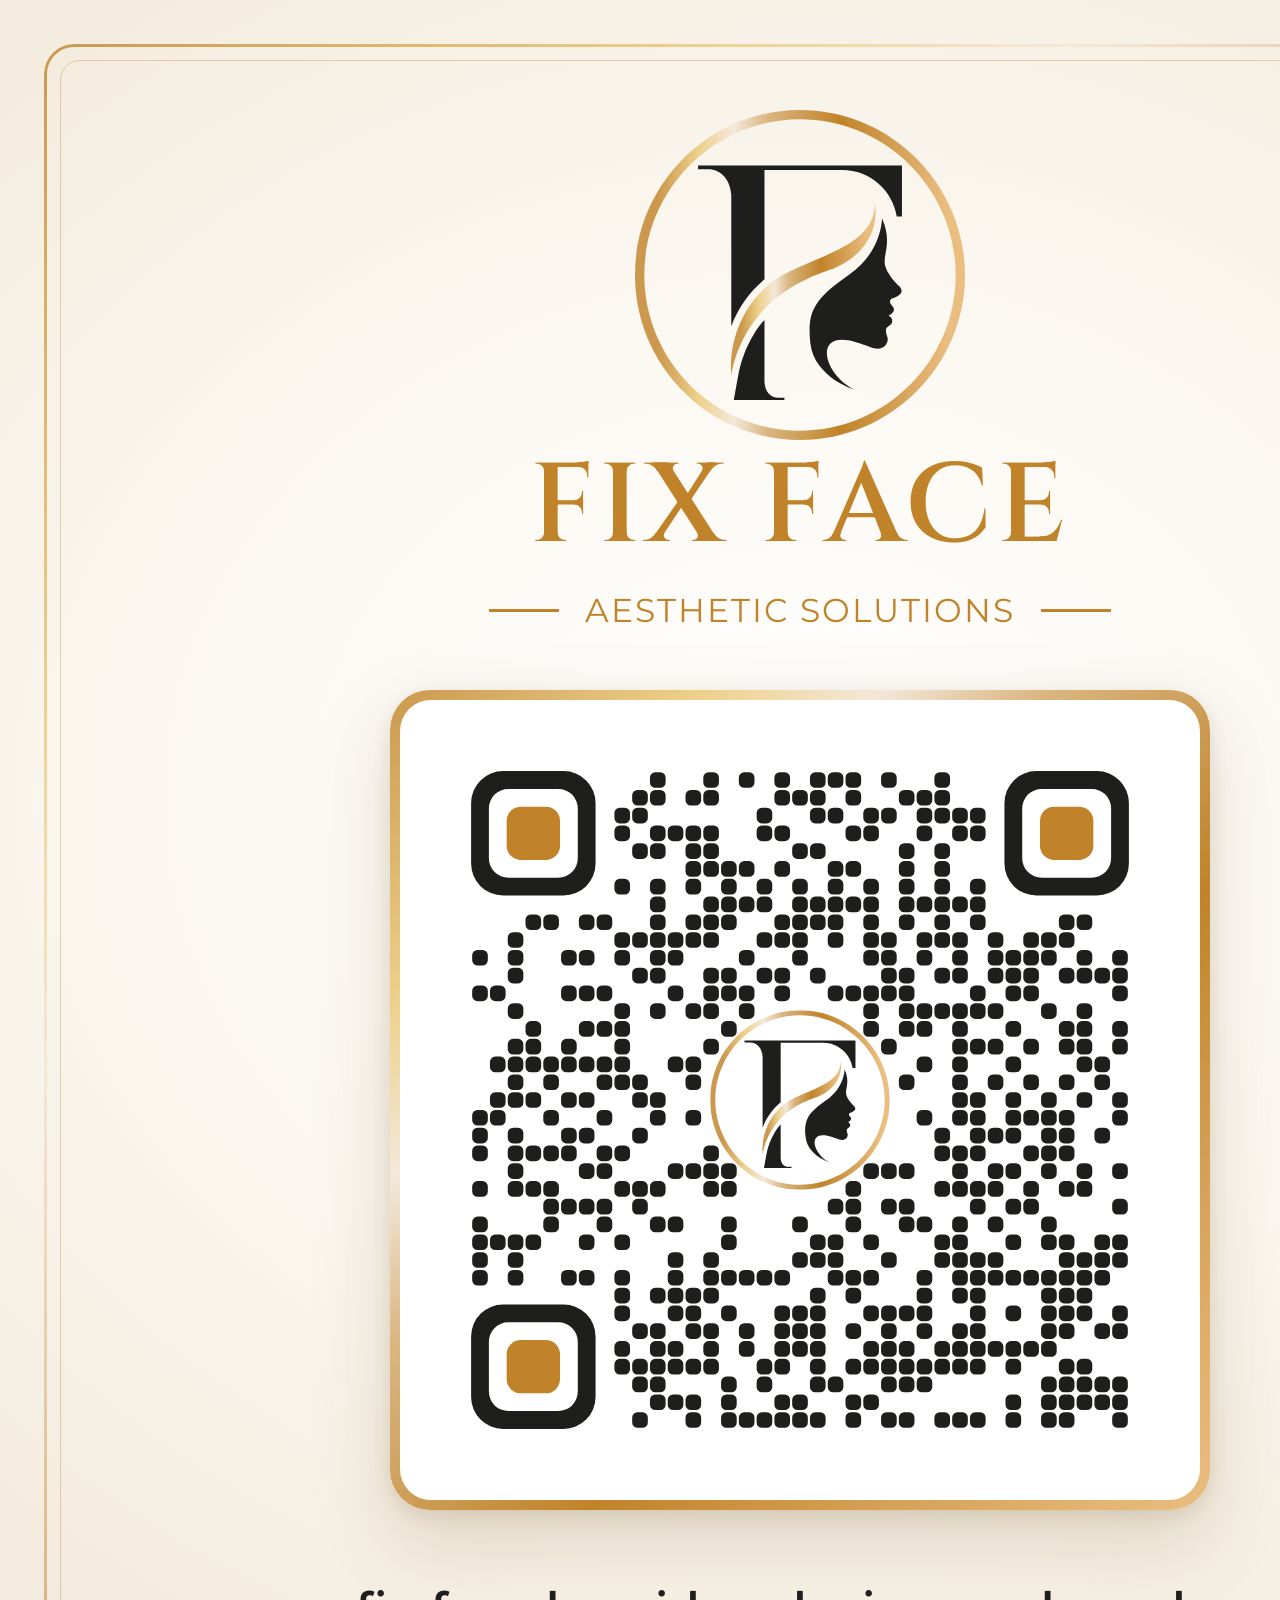
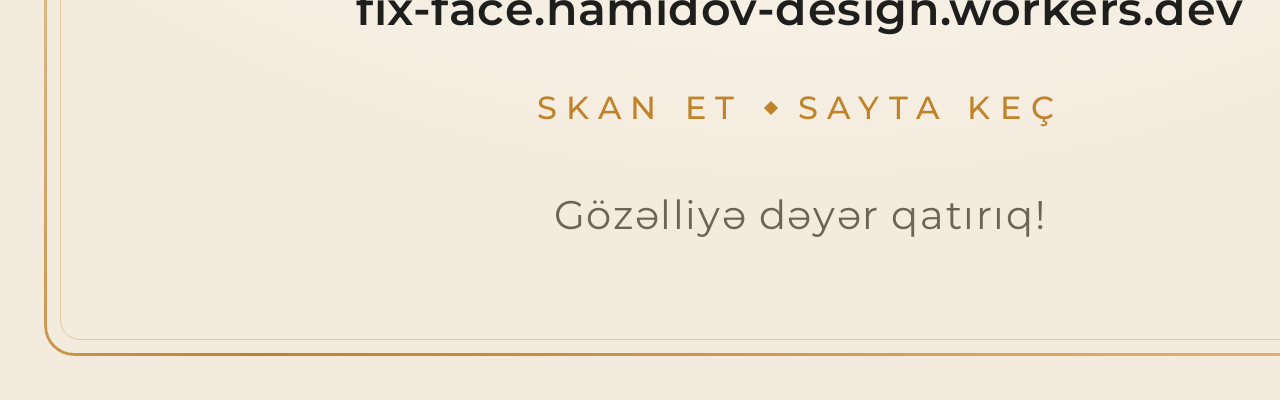
<file: qr-code/fixface_site_qr_card.html>
<!doctype html><html lang="az"><head><meta charset="utf-8"><title>Fix face QR</title>
<link rel="stylesheet" href="fonts/fonts.css">
<style>
*{margin:0;padding:0;box-sizing:border-box}
html,body{width:1600px;height:2000px}
.card{position:relative;width:1600px;height:2000px;overflow:hidden;color:#1E1E1C;font-family:'Montserrat',sans-serif;
  background:radial-gradient(1200px 1000px at 50% 40%,#ffffff 0%,#fbf7f0 55%,#f3ebdd 100%)}
.frame{position:absolute;inset:44px;padding:3px;border-radius:30px;
  background:linear-gradient(135deg,#CB984D,#EDD089 19%,#F4E8D9 30%,#C08329 62%,#EABE81);
  -webkit-mask:linear-gradient(#000 0 0) content-box,linear-gradient(#000 0 0);-webkit-mask-composite:xor;mask-composite:exclude}
.frame2{position:absolute;inset:60px;border:1px solid rgba(192,131,41,.35);border-radius:20px}
.c{position:absolute;left:0;right:0;text-align:center}
.gold{background:linear-gradient(90deg,#CB984D 0%,#EDD089 19%,#F4E8D9 30%,#DAB681 40%,#C08329 62%,#D5A055 79%,#EABE81 100%);
  -webkit-background-clip:text;background-clip:text;color:transparent}
.emb{top:110px;display:flex;justify-content:center}
.word{top:452px;font-family:'Cinzel',serif;font-weight:600;font-size:112px;letter-spacing:.04em;line-height:1;color:#C08329}
.subrow{top:590px;display:flex;justify-content:center;align-items:center;gap:26px}
.subrow i{display:block;width:70px;height:3px;background:#C08329}
.subrow span{font-weight:400;font-size:33px;letter-spacing:.06em;color:#C08329}
.panel{position:absolute;top:690px;left:50%;margin-left:-410px;width:820px;height:820px;border-radius:40px;padding:10px;
  background:linear-gradient(135deg,#CB984D,#EDD089 19%,#F4E8D9 30%,#DAB681 40%,#C08329 62%,#D5A055 79%,#EABE81);
  box-shadow:0 30px 80px rgba(110,72,20,.18),0 6px 18px rgba(110,72,20,.12)}
.panel svg{display:block;width:800px;height:800px;border-radius:31px}
.handle{top:1580px;font-weight:600;font-size:46px;letter-spacing:.01em}
.cta{top:1688px;display:flex;justify-content:center;align-items:center;gap:22px;font-weight:500;font-size:32px;letter-spacing:.3em;color:#C08329}
.cta b{display:block;width:10px;height:10px;transform:rotate(45deg);background:#C08329}
.tag{top:1790px;font-family:'Montserrat',sans-serif;font-weight:400;font-size:40px;letter-spacing:.04em;color:#6b6457}
</style></head><body><div class="card">
<div class="frame"></div><div class="frame2"></div>
<div class="c emb"><svg viewBox="786.6 787.6 6878.2 6878.2" width="330" height="330"><defs><linearGradient id="eg" x1="0" y1=".5" x2="1" y2=".5"><stop offset="0" stop-color="#CB984D"/><stop offset="0.07" stop-color="#CB984D"/><stop offset="0.19" stop-color="#EDD089"/><stop offset="0.3" stop-color="#F4E8D9"/><stop offset="0.4" stop-color="#DAB681"/><stop offset="0.62" stop-color="#C08329"/><stop offset="0.79" stop-color="#D5A055"/><stop offset="0.95" stop-color="#EABE81"/><stop offset="1" stop-color="#EABE81"/></linearGradient></defs><path fill="#1E1E1C" fill-rule="evenodd" d="M2100.58 1943.16l4250.21 0 0 1062.45 -108.82 0c-85.6,-546.59 -561.52,-968.22 -1131.16,-968.22l-1625.48 0 0 2277.35c-316.93,266.2 -550.89,597.65 -691.81,978.5l0 -2720.17c-20.13,-328.52 -199.58,-551.25 -496.55,-551.25 -6.05,0 -12.07,0.11 -18.07,0.32l-178.32 0 0 -78.97zm1799.97 4890.41l-415.23 0 -145.26 0 -494.86 0 90 -500.38c54.44,-302.71 162.86,-597.44 321.8,-861 57.24,-94.93 138.06,-215.74 216.46,-295.83l6.83 -6.98 5.04 -6.78 0 1266.41 0 27.11c12.06,196.86 119.59,330.32 297.55,330.32 3.62,0 7.23,-0.06 10.83,-0.19l106.85 0 0 47.32z"/><path fill="url(#eg)" fill-rule="evenodd" d="M2793.52 6307.7c0,0 -147.12,-1145.98 836.72,-1925.46 655.91,-519.68 2162.54,-668.21 2154.09,-1636.18 0,0 210.21,895.35 -891.45,1362.48 0,0 -1009.31,277.07 -1522.28,967.11 0,0 -435.44,444.57 -577.07,1232.05z"/><path fill="#1E1E1C" fill-rule="evenodd" d="M5933.93 3045.77c0,0 10.78,683.09 -679.49,1172.04 -690.28,488.95 -894.18,727.95 -811.95,1438.98 82.23,711.04 919.02,962.56 919.02,962.56 -656.88,-325.44 -883.27,-1272.2 31.41,-990.56 91.43,28.15 198.78,63.84 307.65,105.8 287.94,111 376.42,-125.47 349.07,-202.69 -27.35,-77.21 -41.83,-141.56 -25.74,-188.2 16.09,-46.65 119.04,-70.78 122.26,-135.13 3.22,-64.34 -3.88,-87.99 -68.26,-130.3 0,0 -10.28,-15.43 14,-20.28 24.28,-4.85 121.98,-67.78 80.95,-157.35 0,0 -49.84,-57.26 -66.58,-92.83 -16.74,-35.58 11.16,-90.7 54.42,-94.19 43.26,-3.49 217.93,-92.07 177.35,-177.55 0,0 0.34,-45.25 -64.46,-96.26 0,0 -284.38,-269.93 -284.38,-490.45 0,-220.53 144.65,-447.81 -55.26,-903.59z"/><path fill="url(#eg)" fill-rule="evenodd" d="M4225.68 787.61c-1891.49,0 -3439.07,1547.57 -3439.07,3439.07 0,1891.49 1547.57,3439.07 3439.07,3439.07 1891.49,0 3439.07,-1547.57 3439.07,-3439.07 0,-1891.49 -1547.57,-3439.07 -3439.07,-3439.07zm0 194.26c-1784.65,0 -3244.81,1460.16 -3244.81,3244.81 0,1784.65 1460.16,3244.81 3244.81,3244.81 1784.65,0 3244.81,-1460.16 3244.81,-3244.81 0,-1784.65 -1460.16,-3244.81 -3244.81,-3244.81z"/></svg></div>
<div class="c word">FIX FACE</div>
<div class="c subrow"><i></i><span>AESTHETIC SOLUTIONS</span><i></i></div>
<div class="panel"><svg xmlns="http://www.w3.org/2000/svg" viewBox="0 0 45 45" width="800" height="800">
<defs>
<linearGradient id="cg" x1="0" y1=".5" x2="1" y2=".5"><stop offset="0" stop-color="#CB984D"/><stop offset="0.07" stop-color="#CB984D"/><stop offset="0.19" stop-color="#EDD089"/><stop offset="0.3" stop-color="#F4E8D9"/><stop offset="0.4" stop-color="#DAB681"/><stop offset="0.62" stop-color="#C08329"/><stop offset="0.79" stop-color="#D5A055"/><stop offset="0.95" stop-color="#EABE81"/><stop offset="1" stop-color="#EABE81"/></linearGradient>
<linearGradient id="ceye" x1="0" y1="0" x2="1" y2="1"><stop offset="0" stop-color="#CB984D"/><stop offset="0.07" stop-color="#CB984D"/><stop offset="0.19" stop-color="#EDD089"/><stop offset="0.3" stop-color="#F4E8D9"/><stop offset="0.4" stop-color="#DAB681"/><stop offset="0.62" stop-color="#C08329"/><stop offset="0.79" stop-color="#D5A055"/><stop offset="0.95" stop-color="#EABE81"/><stop offset="1" stop-color="#EABE81"/></linearGradient>
</defs>
<rect width="45" height="45" fill="#FFFFFF"/>
<path fill="#1E1E1C" d="M14.36,4.06h.28a.3,.3 0 0 1 .3,.3v.28a.3,.3 0 0 1-.3,.3h-.28a.3,.3 0 0 1-.3-.3v-.28a.3,.3 0 0 1 .3-.3zM17.36,4.06h.28a.3,.3 0 0 1 .3,.3v.28a.3,.3 0 0 1-.3,.3h-.28a.3,.3 0 0 1-.3-.3v-.28a.3,.3 0 0 1 .3-.3zM19.36,4.06h.28a.3,.3 0 0 1 .3,.3v.28a.3,.3 0 0 1-.3,.3h-.28a.3,.3 0 0 1-.3-.3v-.28a.3,.3 0 0 1 .3-.3zM21.36,4.06h.28a.3,.3 0 0 1 .3,.3v.28a.3,.3 0 0 1-.3,.3h-.28a.3,.3 0 0 1-.3-.3v-.28a.3,.3 0 0 1 .3-.3zM23.36,4.06h.28a.3,.3 0 0 1 .3,.3v.28a.3,.3 0 0 1-.3,.3h-.28a.3,.3 0 0 1-.3-.3v-.28a.3,.3 0 0 1 .3-.3zM24.36,4.06h.28a.3,.3 0 0 1 .3,.3v.28a.3,.3 0 0 1-.3,.3h-.28a.3,.3 0 0 1-.3-.3v-.28a.3,.3 0 0 1 .3-.3zM25.36,4.06h.28a.3,.3 0 0 1 .3,.3v.28a.3,.3 0 0 1-.3,.3h-.28a.3,.3 0 0 1-.3-.3v-.28a.3,.3 0 0 1 .3-.3zM27.36,4.06h.28a.3,.3 0 0 1 .3,.3v.28a.3,.3 0 0 1-.3,.3h-.28a.3,.3 0 0 1-.3-.3v-.28a.3,.3 0 0 1 .3-.3zM30.36,4.06h.28a.3,.3 0 0 1 .3,.3v.28a.3,.3 0 0 1-.3,.3h-.28a.3,.3 0 0 1-.3-.3v-.28a.3,.3 0 0 1 .3-.3zM13.36,5.06h.28a.3,.3 0 0 1 .3,.3v.28a.3,.3 0 0 1-.3,.3h-.28a.3,.3 0 0 1-.3-.3v-.28a.3,.3 0 0 1 .3-.3zM14.36,5.06h.28a.3,.3 0 0 1 .3,.3v.28a.3,.3 0 0 1-.3,.3h-.28a.3,.3 0 0 1-.3-.3v-.28a.3,.3 0 0 1 .3-.3zM16.36,5.06h.28a.3,.3 0 0 1 .3,.3v.28a.3,.3 0 0 1-.3,.3h-.28a.3,.3 0 0 1-.3-.3v-.28a.3,.3 0 0 1 .3-.3zM17.36,5.06h.28a.3,.3 0 0 1 .3,.3v.28a.3,.3 0 0 1-.3,.3h-.28a.3,.3 0 0 1-.3-.3v-.28a.3,.3 0 0 1 .3-.3zM21.36,5.06h.28a.3,.3 0 0 1 .3,.3v.28a.3,.3 0 0 1-.3,.3h-.28a.3,.3 0 0 1-.3-.3v-.28a.3,.3 0 0 1 .3-.3zM22.36,5.06h.28a.3,.3 0 0 1 .3,.3v.28a.3,.3 0 0 1-.3,.3h-.28a.3,.3 0 0 1-.3-.3v-.28a.3,.3 0 0 1 .3-.3zM23.36,5.06h.28a.3,.3 0 0 1 .3,.3v.28a.3,.3 0 0 1-.3,.3h-.28a.3,.3 0 0 1-.3-.3v-.28a.3,.3 0 0 1 .3-.3zM25.36,5.06h.28a.3,.3 0 0 1 .3,.3v.28a.3,.3 0 0 1-.3,.3h-.28a.3,.3 0 0 1-.3-.3v-.28a.3,.3 0 0 1 .3-.3zM28.36,5.06h.28a.3,.3 0 0 1 .3,.3v.28a.3,.3 0 0 1-.3,.3h-.28a.3,.3 0 0 1-.3-.3v-.28a.3,.3 0 0 1 .3-.3zM29.36,5.06h.28a.3,.3 0 0 1 .3,.3v.28a.3,.3 0 0 1-.3,.3h-.28a.3,.3 0 0 1-.3-.3v-.28a.3,.3 0 0 1 .3-.3zM30.36,5.06h.28a.3,.3 0 0 1 .3,.3v.28a.3,.3 0 0 1-.3,.3h-.28a.3,.3 0 0 1-.3-.3v-.28a.3,.3 0 0 1 .3-.3zM12.36,6.06h.28a.3,.3 0 0 1 .3,.3v.28a.3,.3 0 0 1-.3,.3h-.28a.3,.3 0 0 1-.3-.3v-.28a.3,.3 0 0 1 .3-.3zM13.36,6.06h.28a.3,.3 0 0 1 .3,.3v.28a.3,.3 0 0 1-.3,.3h-.28a.3,.3 0 0 1-.3-.3v-.28a.3,.3 0 0 1 .3-.3zM20.36,6.06h.28a.3,.3 0 0 1 .3,.3v.28a.3,.3 0 0 1-.3,.3h-.28a.3,.3 0 0 1-.3-.3v-.28a.3,.3 0 0 1 .3-.3zM23.36,6.06h.28a.3,.3 0 0 1 .3,.3v.28a.3,.3 0 0 1-.3,.3h-.28a.3,.3 0 0 1-.3-.3v-.28a.3,.3 0 0 1 .3-.3zM24.36,6.06h.28a.3,.3 0 0 1 .3,.3v.28a.3,.3 0 0 1-.3,.3h-.28a.3,.3 0 0 1-.3-.3v-.28a.3,.3 0 0 1 .3-.3zM26.36,6.06h.28a.3,.3 0 0 1 .3,.3v.28a.3,.3 0 0 1-.3,.3h-.28a.3,.3 0 0 1-.3-.3v-.28a.3,.3 0 0 1 .3-.3zM27.36,6.06h.28a.3,.3 0 0 1 .3,.3v.28a.3,.3 0 0 1-.3,.3h-.28a.3,.3 0 0 1-.3-.3v-.28a.3,.3 0 0 1 .3-.3zM29.36,6.06h.28a.3,.3 0 0 1 .3,.3v.28a.3,.3 0 0 1-.3,.3h-.28a.3,.3 0 0 1-.3-.3v-.28a.3,.3 0 0 1 .3-.3zM30.36,6.06h.28a.3,.3 0 0 1 .3,.3v.28a.3,.3 0 0 1-.3,.3h-.28a.3,.3 0 0 1-.3-.3v-.28a.3,.3 0 0 1 .3-.3zM31.36,6.06h.28a.3,.3 0 0 1 .3,.3v.28a.3,.3 0 0 1-.3,.3h-.28a.3,.3 0 0 1-.3-.3v-.28a.3,.3 0 0 1 .3-.3zM32.36,6.06h.28a.3,.3 0 0 1 .3,.3v.28a.3,.3 0 0 1-.3,.3h-.28a.3,.3 0 0 1-.3-.3v-.28a.3,.3 0 0 1 .3-.3zM12.36,7.06h.28a.3,.3 0 0 1 .3,.3v.28a.3,.3 0 0 1-.3,.3h-.28a.3,.3 0 0 1-.3-.3v-.28a.3,.3 0 0 1 .3-.3zM14.36,7.06h.28a.3,.3 0 0 1 .3,.3v.28a.3,.3 0 0 1-.3,.3h-.28a.3,.3 0 0 1-.3-.3v-.28a.3,.3 0 0 1 .3-.3zM15.36,7.06h.28a.3,.3 0 0 1 .3,.3v.28a.3,.3 0 0 1-.3,.3h-.28a.3,.3 0 0 1-.3-.3v-.28a.3,.3 0 0 1 .3-.3zM16.36,7.06h.28a.3,.3 0 0 1 .3,.3v.28a.3,.3 0 0 1-.3,.3h-.28a.3,.3 0 0 1-.3-.3v-.28a.3,.3 0 0 1 .3-.3zM17.36,7.06h.28a.3,.3 0 0 1 .3,.3v.28a.3,.3 0 0 1-.3,.3h-.28a.3,.3 0 0 1-.3-.3v-.28a.3,.3 0 0 1 .3-.3zM20.36,7.06h.28a.3,.3 0 0 1 .3,.3v.28a.3,.3 0 0 1-.3,.3h-.28a.3,.3 0 0 1-.3-.3v-.28a.3,.3 0 0 1 .3-.3zM21.36,7.06h.28a.3,.3 0 0 1 .3,.3v.28a.3,.3 0 0 1-.3,.3h-.28a.3,.3 0 0 1-.3-.3v-.28a.3,.3 0 0 1 .3-.3zM25.36,7.06h.28a.3,.3 0 0 1 .3,.3v.28a.3,.3 0 0 1-.3,.3h-.28a.3,.3 0 0 1-.3-.3v-.28a.3,.3 0 0 1 .3-.3zM26.36,7.06h.28a.3,.3 0 0 1 .3,.3v.28a.3,.3 0 0 1-.3,.3h-.28a.3,.3 0 0 1-.3-.3v-.28a.3,.3 0 0 1 .3-.3zM29.36,7.06h.28a.3,.3 0 0 1 .3,.3v.28a.3,.3 0 0 1-.3,.3h-.28a.3,.3 0 0 1-.3-.3v-.28a.3,.3 0 0 1 .3-.3zM31.36,7.06h.28a.3,.3 0 0 1 .3,.3v.28a.3,.3 0 0 1-.3,.3h-.28a.3,.3 0 0 1-.3-.3v-.28a.3,.3 0 0 1 .3-.3zM32.36,7.06h.28a.3,.3 0 0 1 .3,.3v.28a.3,.3 0 0 1-.3,.3h-.28a.3,.3 0 0 1-.3-.3v-.28a.3,.3 0 0 1 .3-.3zM13.36,8.06h.28a.3,.3 0 0 1 .3,.3v.28a.3,.3 0 0 1-.3,.3h-.28a.3,.3 0 0 1-.3-.3v-.28a.3,.3 0 0 1 .3-.3zM14.36,8.06h.28a.3,.3 0 0 1 .3,.3v.28a.3,.3 0 0 1-.3,.3h-.28a.3,.3 0 0 1-.3-.3v-.28a.3,.3 0 0 1 .3-.3zM16.36,8.06h.28a.3,.3 0 0 1 .3,.3v.28a.3,.3 0 0 1-.3,.3h-.28a.3,.3 0 0 1-.3-.3v-.28a.3,.3 0 0 1 .3-.3zM17.36,8.06h.28a.3,.3 0 0 1 .3,.3v.28a.3,.3 0 0 1-.3,.3h-.28a.3,.3 0 0 1-.3-.3v-.28a.3,.3 0 0 1 .3-.3zM22.36,8.06h.28a.3,.3 0 0 1 .3,.3v.28a.3,.3 0 0 1-.3,.3h-.28a.3,.3 0 0 1-.3-.3v-.28a.3,.3 0 0 1 .3-.3zM23.36,8.06h.28a.3,.3 0 0 1 .3,.3v.28a.3,.3 0 0 1-.3,.3h-.28a.3,.3 0 0 1-.3-.3v-.28a.3,.3 0 0 1 .3-.3zM28.36,8.06h.28a.3,.3 0 0 1 .3,.3v.28a.3,.3 0 0 1-.3,.3h-.28a.3,.3 0 0 1-.3-.3v-.28a.3,.3 0 0 1 .3-.3zM30.36,8.06h.28a.3,.3 0 0 1 .3,.3v.28a.3,.3 0 0 1-.3,.3h-.28a.3,.3 0 0 1-.3-.3v-.28a.3,.3 0 0 1 .3-.3zM16.36,9.06h.28a.3,.3 0 0 1 .3,.3v.28a.3,.3 0 0 1-.3,.3h-.28a.3,.3 0 0 1-.3-.3v-.28a.3,.3 0 0 1 .3-.3zM17.36,9.06h.28a.3,.3 0 0 1 .3,.3v.28a.3,.3 0 0 1-.3,.3h-.28a.3,.3 0 0 1-.3-.3v-.28a.3,.3 0 0 1 .3-.3zM18.36,9.06h.28a.3,.3 0 0 1 .3,.3v.28a.3,.3 0 0 1-.3,.3h-.28a.3,.3 0 0 1-.3-.3v-.28a.3,.3 0 0 1 .3-.3zM19.36,9.06h.28a.3,.3 0 0 1 .3,.3v.28a.3,.3 0 0 1-.3,.3h-.28a.3,.3 0 0 1-.3-.3v-.28a.3,.3 0 0 1 .3-.3zM21.36,9.06h.28a.3,.3 0 0 1 .3,.3v.28a.3,.3 0 0 1-.3,.3h-.28a.3,.3 0 0 1-.3-.3v-.28a.3,.3 0 0 1 .3-.3zM24.36,9.06h.28a.3,.3 0 0 1 .3,.3v.28a.3,.3 0 0 1-.3,.3h-.28a.3,.3 0 0 1-.3-.3v-.28a.3,.3 0 0 1 .3-.3zM25.36,9.06h.28a.3,.3 0 0 1 .3,.3v.28a.3,.3 0 0 1-.3,.3h-.28a.3,.3 0 0 1-.3-.3v-.28a.3,.3 0 0 1 .3-.3zM28.36,9.06h.28a.3,.3 0 0 1 .3,.3v.28a.3,.3 0 0 1-.3,.3h-.28a.3,.3 0 0 1-.3-.3v-.28a.3,.3 0 0 1 .3-.3zM30.36,9.06h.28a.3,.3 0 0 1 .3,.3v.28a.3,.3 0 0 1-.3,.3h-.28a.3,.3 0 0 1-.3-.3v-.28a.3,.3 0 0 1 .3-.3zM12.36,10.06h.28a.3,.3 0 0 1 .3,.3v.28a.3,.3 0 0 1-.3,.3h-.28a.3,.3 0 0 1-.3-.3v-.28a.3,.3 0 0 1 .3-.3zM14.36,10.06h.28a.3,.3 0 0 1 .3,.3v.28a.3,.3 0 0 1-.3,.3h-.28a.3,.3 0 0 1-.3-.3v-.28a.3,.3 0 0 1 .3-.3zM16.36,10.06h.28a.3,.3 0 0 1 .3,.3v.28a.3,.3 0 0 1-.3,.3h-.28a.3,.3 0 0 1-.3-.3v-.28a.3,.3 0 0 1 .3-.3zM18.36,10.06h.28a.3,.3 0 0 1 .3,.3v.28a.3,.3 0 0 1-.3,.3h-.28a.3,.3 0 0 1-.3-.3v-.28a.3,.3 0 0 1 .3-.3zM20.36,10.06h.28a.3,.3 0 0 1 .3,.3v.28a.3,.3 0 0 1-.3,.3h-.28a.3,.3 0 0 1-.3-.3v-.28a.3,.3 0 0 1 .3-.3zM22.36,10.06h.28a.3,.3 0 0 1 .3,.3v.28a.3,.3 0 0 1-.3,.3h-.28a.3,.3 0 0 1-.3-.3v-.28a.3,.3 0 0 1 .3-.3zM24.36,10.06h.28a.3,.3 0 0 1 .3,.3v.28a.3,.3 0 0 1-.3,.3h-.28a.3,.3 0 0 1-.3-.3v-.28a.3,.3 0 0 1 .3-.3zM26.36,10.06h.28a.3,.3 0 0 1 .3,.3v.28a.3,.3 0 0 1-.3,.3h-.28a.3,.3 0 0 1-.3-.3v-.28a.3,.3 0 0 1 .3-.3zM28.36,10.06h.28a.3,.3 0 0 1 .3,.3v.28a.3,.3 0 0 1-.3,.3h-.28a.3,.3 0 0 1-.3-.3v-.28a.3,.3 0 0 1 .3-.3zM30.36,10.06h.28a.3,.3 0 0 1 .3,.3v.28a.3,.3 0 0 1-.3,.3h-.28a.3,.3 0 0 1-.3-.3v-.28a.3,.3 0 0 1 .3-.3zM32.36,10.06h.28a.3,.3 0 0 1 .3,.3v.28a.3,.3 0 0 1-.3,.3h-.28a.3,.3 0 0 1-.3-.3v-.28a.3,.3 0 0 1 .3-.3zM14.36,11.06h.28a.3,.3 0 0 1 .3,.3v.28a.3,.3 0 0 1-.3,.3h-.28a.3,.3 0 0 1-.3-.3v-.28a.3,.3 0 0 1 .3-.3zM17.36,11.06h.28a.3,.3 0 0 1 .3,.3v.28a.3,.3 0 0 1-.3,.3h-.28a.3,.3 0 0 1-.3-.3v-.28a.3,.3 0 0 1 .3-.3zM18.36,11.06h.28a.3,.3 0 0 1 .3,.3v.28a.3,.3 0 0 1-.3,.3h-.28a.3,.3 0 0 1-.3-.3v-.28a.3,.3 0 0 1 .3-.3zM19.36,11.06h.28a.3,.3 0 0 1 .3,.3v.28a.3,.3 0 0 1-.3,.3h-.28a.3,.3 0 0 1-.3-.3v-.28a.3,.3 0 0 1 .3-.3zM20.36,11.06h.28a.3,.3 0 0 1 .3,.3v.28a.3,.3 0 0 1-.3,.3h-.28a.3,.3 0 0 1-.3-.3v-.28a.3,.3 0 0 1 .3-.3zM22.36,11.06h.28a.3,.3 0 0 1 .3,.3v.28a.3,.3 0 0 1-.3,.3h-.28a.3,.3 0 0 1-.3-.3v-.28a.3,.3 0 0 1 .3-.3zM23.36,11.06h.28a.3,.3 0 0 1 .3,.3v.28a.3,.3 0 0 1-.3,.3h-.28a.3,.3 0 0 1-.3-.3v-.28a.3,.3 0 0 1 .3-.3zM24.36,11.06h.28a.3,.3 0 0 1 .3,.3v.28a.3,.3 0 0 1-.3,.3h-.28a.3,.3 0 0 1-.3-.3v-.28a.3,.3 0 0 1 .3-.3zM25.36,11.06h.28a.3,.3 0 0 1 .3,.3v.28a.3,.3 0 0 1-.3,.3h-.28a.3,.3 0 0 1-.3-.3v-.28a.3,.3 0 0 1 .3-.3zM26.36,11.06h.28a.3,.3 0 0 1 .3,.3v.28a.3,.3 0 0 1-.3,.3h-.28a.3,.3 0 0 1-.3-.3v-.28a.3,.3 0 0 1 .3-.3zM28.36,11.06h.28a.3,.3 0 0 1 .3,.3v.28a.3,.3 0 0 1-.3,.3h-.28a.3,.3 0 0 1-.3-.3v-.28a.3,.3 0 0 1 .3-.3zM29.36,11.06h.28a.3,.3 0 0 1 .3,.3v.28a.3,.3 0 0 1-.3,.3h-.28a.3,.3 0 0 1-.3-.3v-.28a.3,.3 0 0 1 .3-.3zM30.36,11.06h.28a.3,.3 0 0 1 .3,.3v.28a.3,.3 0 0 1-.3,.3h-.28a.3,.3 0 0 1-.3-.3v-.28a.3,.3 0 0 1 .3-.3zM31.36,11.06h.28a.3,.3 0 0 1 .3,.3v.28a.3,.3 0 0 1-.3,.3h-.28a.3,.3 0 0 1-.3-.3v-.28a.3,.3 0 0 1 .3-.3zM32.36,11.06h.28a.3,.3 0 0 1 .3,.3v.28a.3,.3 0 0 1-.3,.3h-.28a.3,.3 0 0 1-.3-.3v-.28a.3,.3 0 0 1 .3-.3zM7.36,12.06h.28a.3,.3 0 0 1 .3,.3v.28a.3,.3 0 0 1-.3,.3h-.28a.3,.3 0 0 1-.3-.3v-.28a.3,.3 0 0 1 .3-.3zM8.36,12.06h.28a.3,.3 0 0 1 .3,.3v.28a.3,.3 0 0 1-.3,.3h-.28a.3,.3 0 0 1-.3-.3v-.28a.3,.3 0 0 1 .3-.3zM10.36,12.06h.28a.3,.3 0 0 1 .3,.3v.28a.3,.3 0 0 1-.3,.3h-.28a.3,.3 0 0 1-.3-.3v-.28a.3,.3 0 0 1 .3-.3zM11.36,12.06h.28a.3,.3 0 0 1 .3,.3v.28a.3,.3 0 0 1-.3,.3h-.28a.3,.3 0 0 1-.3-.3v-.28a.3,.3 0 0 1 .3-.3zM14.36,12.06h.28a.3,.3 0 0 1 .3,.3v.28a.3,.3 0 0 1-.3,.3h-.28a.3,.3 0 0 1-.3-.3v-.28a.3,.3 0 0 1 .3-.3zM16.36,12.06h.28a.3,.3 0 0 1 .3,.3v.28a.3,.3 0 0 1-.3,.3h-.28a.3,.3 0 0 1-.3-.3v-.28a.3,.3 0 0 1 .3-.3zM17.36,12.06h.28a.3,.3 0 0 1 .3,.3v.28a.3,.3 0 0 1-.3,.3h-.28a.3,.3 0 0 1-.3-.3v-.28a.3,.3 0 0 1 .3-.3zM18.36,12.06h.28a.3,.3 0 0 1 .3,.3v.28a.3,.3 0 0 1-.3,.3h-.28a.3,.3 0 0 1-.3-.3v-.28a.3,.3 0 0 1 .3-.3zM21.36,12.06h.28a.3,.3 0 0 1 .3,.3v.28a.3,.3 0 0 1-.3,.3h-.28a.3,.3 0 0 1-.3-.3v-.28a.3,.3 0 0 1 .3-.3zM22.36,12.06h.28a.3,.3 0 0 1 .3,.3v.28a.3,.3 0 0 1-.3,.3h-.28a.3,.3 0 0 1-.3-.3v-.28a.3,.3 0 0 1 .3-.3zM23.36,12.06h.28a.3,.3 0 0 1 .3,.3v.28a.3,.3 0 0 1-.3,.3h-.28a.3,.3 0 0 1-.3-.3v-.28a.3,.3 0 0 1 .3-.3zM24.36,12.06h.28a.3,.3 0 0 1 .3,.3v.28a.3,.3 0 0 1-.3,.3h-.28a.3,.3 0 0 1-.3-.3v-.28a.3,.3 0 0 1 .3-.3zM26.36,12.06h.28a.3,.3 0 0 1 .3,.3v.28a.3,.3 0 0 1-.3,.3h-.28a.3,.3 0 0 1-.3-.3v-.28a.3,.3 0 0 1 .3-.3zM28.36,12.06h.28a.3,.3 0 0 1 .3,.3v.28a.3,.3 0 0 1-.3,.3h-.28a.3,.3 0 0 1-.3-.3v-.28a.3,.3 0 0 1 .3-.3zM30.36,12.06h.28a.3,.3 0 0 1 .3,.3v.28a.3,.3 0 0 1-.3,.3h-.28a.3,.3 0 0 1-.3-.3v-.28a.3,.3 0 0 1 .3-.3zM32.36,12.06h.28a.3,.3 0 0 1 .3,.3v.28a.3,.3 0 0 1-.3,.3h-.28a.3,.3 0 0 1-.3-.3v-.28a.3,.3 0 0 1 .3-.3zM37.36,12.06h.28a.3,.3 0 0 1 .3,.3v.28a.3,.3 0 0 1-.3,.3h-.28a.3,.3 0 0 1-.3-.3v-.28a.3,.3 0 0 1 .3-.3zM38.36,12.06h.28a.3,.3 0 0 1 .3,.3v.28a.3,.3 0 0 1-.3,.3h-.28a.3,.3 0 0 1-.3-.3v-.28a.3,.3 0 0 1 .3-.3zM6.36,13.06h.28a.3,.3 0 0 1 .3,.3v.28a.3,.3 0 0 1-.3,.3h-.28a.3,.3 0 0 1-.3-.3v-.28a.3,.3 0 0 1 .3-.3zM12.36,13.06h.28a.3,.3 0 0 1 .3,.3v.28a.3,.3 0 0 1-.3,.3h-.28a.3,.3 0 0 1-.3-.3v-.28a.3,.3 0 0 1 .3-.3zM13.36,13.06h.28a.3,.3 0 0 1 .3,.3v.28a.3,.3 0 0 1-.3,.3h-.28a.3,.3 0 0 1-.3-.3v-.28a.3,.3 0 0 1 .3-.3zM14.36,13.06h.28a.3,.3 0 0 1 .3,.3v.28a.3,.3 0 0 1-.3,.3h-.28a.3,.3 0 0 1-.3-.3v-.28a.3,.3 0 0 1 .3-.3zM15.36,13.06h.28a.3,.3 0 0 1 .3,.3v.28a.3,.3 0 0 1-.3,.3h-.28a.3,.3 0 0 1-.3-.3v-.28a.3,.3 0 0 1 .3-.3zM16.36,13.06h.28a.3,.3 0 0 1 .3,.3v.28a.3,.3 0 0 1-.3,.3h-.28a.3,.3 0 0 1-.3-.3v-.28a.3,.3 0 0 1 .3-.3zM17.36,13.06h.28a.3,.3 0 0 1 .3,.3v.28a.3,.3 0 0 1-.3,.3h-.28a.3,.3 0 0 1-.3-.3v-.28a.3,.3 0 0 1 .3-.3zM20.36,13.06h.28a.3,.3 0 0 1 .3,.3v.28a.3,.3 0 0 1-.3,.3h-.28a.3,.3 0 0 1-.3-.3v-.28a.3,.3 0 0 1 .3-.3zM21.36,13.06h.28a.3,.3 0 0 1 .3,.3v.28a.3,.3 0 0 1-.3,.3h-.28a.3,.3 0 0 1-.3-.3v-.28a.3,.3 0 0 1 .3-.3zM22.36,13.06h.28a.3,.3 0 0 1 .3,.3v.28a.3,.3 0 0 1-.3,.3h-.28a.3,.3 0 0 1-.3-.3v-.28a.3,.3 0 0 1 .3-.3zM24.36,13.06h.28a.3,.3 0 0 1 .3,.3v.28a.3,.3 0 0 1-.3,.3h-.28a.3,.3 0 0 1-.3-.3v-.28a.3,.3 0 0 1 .3-.3zM26.36,13.06h.28a.3,.3 0 0 1 .3,.3v.28a.3,.3 0 0 1-.3,.3h-.28a.3,.3 0 0 1-.3-.3v-.28a.3,.3 0 0 1 .3-.3zM27.36,13.06h.28a.3,.3 0 0 1 .3,.3v.28a.3,.3 0 0 1-.3,.3h-.28a.3,.3 0 0 1-.3-.3v-.28a.3,.3 0 0 1 .3-.3zM29.36,13.06h.28a.3,.3 0 0 1 .3,.3v.28a.3,.3 0 0 1-.3,.3h-.28a.3,.3 0 0 1-.3-.3v-.28a.3,.3 0 0 1 .3-.3zM30.36,13.06h.28a.3,.3 0 0 1 .3,.3v.28a.3,.3 0 0 1-.3,.3h-.28a.3,.3 0 0 1-.3-.3v-.28a.3,.3 0 0 1 .3-.3zM31.36,13.06h.28a.3,.3 0 0 1 .3,.3v.28a.3,.3 0 0 1-.3,.3h-.28a.3,.3 0 0 1-.3-.3v-.28a.3,.3 0 0 1 .3-.3zM33.36,13.06h.28a.3,.3 0 0 1 .3,.3v.28a.3,.3 0 0 1-.3,.3h-.28a.3,.3 0 0 1-.3-.3v-.28a.3,.3 0 0 1 .3-.3zM35.36,13.06h.28a.3,.3 0 0 1 .3,.3v.28a.3,.3 0 0 1-.3,.3h-.28a.3,.3 0 0 1-.3-.3v-.28a.3,.3 0 0 1 .3-.3zM36.36,13.06h.28a.3,.3 0 0 1 .3,.3v.28a.3,.3 0 0 1-.3,.3h-.28a.3,.3 0 0 1-.3-.3v-.28a.3,.3 0 0 1 .3-.3zM37.36,13.06h.28a.3,.3 0 0 1 .3,.3v.28a.3,.3 0 0 1-.3,.3h-.28a.3,.3 0 0 1-.3-.3v-.28a.3,.3 0 0 1 .3-.3zM4.36,14.06h.28a.3,.3 0 0 1 .3,.3v.28a.3,.3 0 0 1-.3,.3h-.28a.3,.3 0 0 1-.3-.3v-.28a.3,.3 0 0 1 .3-.3zM6.36,14.06h.28a.3,.3 0 0 1 .3,.3v.28a.3,.3 0 0 1-.3,.3h-.28a.3,.3 0 0 1-.3-.3v-.28a.3,.3 0 0 1 .3-.3zM9.36,14.06h.28a.3,.3 0 0 1 .3,.3v.28a.3,.3 0 0 1-.3,.3h-.28a.3,.3 0 0 1-.3-.3v-.28a.3,.3 0 0 1 .3-.3zM10.36,14.06h.28a.3,.3 0 0 1 .3,.3v.28a.3,.3 0 0 1-.3,.3h-.28a.3,.3 0 0 1-.3-.3v-.28a.3,.3 0 0 1 .3-.3zM12.36,14.06h.28a.3,.3 0 0 1 .3,.3v.28a.3,.3 0 0 1-.3,.3h-.28a.3,.3 0 0 1-.3-.3v-.28a.3,.3 0 0 1 .3-.3zM14.36,14.06h.28a.3,.3 0 0 1 .3,.3v.28a.3,.3 0 0 1-.3,.3h-.28a.3,.3 0 0 1-.3-.3v-.28a.3,.3 0 0 1 .3-.3zM15.36,14.06h.28a.3,.3 0 0 1 .3,.3v.28a.3,.3 0 0 1-.3,.3h-.28a.3,.3 0 0 1-.3-.3v-.28a.3,.3 0 0 1 .3-.3zM19.36,14.06h.28a.3,.3 0 0 1 .3,.3v.28a.3,.3 0 0 1-.3,.3h-.28a.3,.3 0 0 1-.3-.3v-.28a.3,.3 0 0 1 .3-.3zM22.36,14.06h.28a.3,.3 0 0 1 .3,.3v.28a.3,.3 0 0 1-.3,.3h-.28a.3,.3 0 0 1-.3-.3v-.28a.3,.3 0 0 1 .3-.3zM26.36,14.06h.28a.3,.3 0 0 1 .3,.3v.28a.3,.3 0 0 1-.3,.3h-.28a.3,.3 0 0 1-.3-.3v-.28a.3,.3 0 0 1 .3-.3zM27.36,14.06h.28a.3,.3 0 0 1 .3,.3v.28a.3,.3 0 0 1-.3,.3h-.28a.3,.3 0 0 1-.3-.3v-.28a.3,.3 0 0 1 .3-.3zM29.36,14.06h.28a.3,.3 0 0 1 .3,.3v.28a.3,.3 0 0 1-.3,.3h-.28a.3,.3 0 0 1-.3-.3v-.28a.3,.3 0 0 1 .3-.3zM31.36,14.06h.28a.3,.3 0 0 1 .3,.3v.28a.3,.3 0 0 1-.3,.3h-.28a.3,.3 0 0 1-.3-.3v-.28a.3,.3 0 0 1 .3-.3zM33.36,14.06h.28a.3,.3 0 0 1 .3,.3v.28a.3,.3 0 0 1-.3,.3h-.28a.3,.3 0 0 1-.3-.3v-.28a.3,.3 0 0 1 .3-.3zM34.36,14.06h.28a.3,.3 0 0 1 .3,.3v.28a.3,.3 0 0 1-.3,.3h-.28a.3,.3 0 0 1-.3-.3v-.28a.3,.3 0 0 1 .3-.3zM35.36,14.06h.28a.3,.3 0 0 1 .3,.3v.28a.3,.3 0 0 1-.3,.3h-.28a.3,.3 0 0 1-.3-.3v-.28a.3,.3 0 0 1 .3-.3zM36.36,14.06h.28a.3,.3 0 0 1 .3,.3v.28a.3,.3 0 0 1-.3,.3h-.28a.3,.3 0 0 1-.3-.3v-.28a.3,.3 0 0 1 .3-.3zM38.36,14.06h.28a.3,.3 0 0 1 .3,.3v.28a.3,.3 0 0 1-.3,.3h-.28a.3,.3 0 0 1-.3-.3v-.28a.3,.3 0 0 1 .3-.3zM40.36,14.06h.28a.3,.3 0 0 1 .3,.3v.28a.3,.3 0 0 1-.3,.3h-.28a.3,.3 0 0 1-.3-.3v-.28a.3,.3 0 0 1 .3-.3zM6.36,15.06h.28a.3,.3 0 0 1 .3,.3v.28a.3,.3 0 0 1-.3,.3h-.28a.3,.3 0 0 1-.3-.3v-.28a.3,.3 0 0 1 .3-.3zM13.36,15.06h.28a.3,.3 0 0 1 .3,.3v.28a.3,.3 0 0 1-.3,.3h-.28a.3,.3 0 0 1-.3-.3v-.28a.3,.3 0 0 1 .3-.3zM14.36,15.06h.28a.3,.3 0 0 1 .3,.3v.28a.3,.3 0 0 1-.3,.3h-.28a.3,.3 0 0 1-.3-.3v-.28a.3,.3 0 0 1 .3-.3zM17.36,15.06h.28a.3,.3 0 0 1 .3,.3v.28a.3,.3 0 0 1-.3,.3h-.28a.3,.3 0 0 1-.3-.3v-.28a.3,.3 0 0 1 .3-.3zM18.36,15.06h.28a.3,.3 0 0 1 .3,.3v.28a.3,.3 0 0 1-.3,.3h-.28a.3,.3 0 0 1-.3-.3v-.28a.3,.3 0 0 1 .3-.3zM20.36,15.06h.28a.3,.3 0 0 1 .3,.3v.28a.3,.3 0 0 1-.3,.3h-.28a.3,.3 0 0 1-.3-.3v-.28a.3,.3 0 0 1 .3-.3zM21.36,15.06h.28a.3,.3 0 0 1 .3,.3v.28a.3,.3 0 0 1-.3,.3h-.28a.3,.3 0 0 1-.3-.3v-.28a.3,.3 0 0 1 .3-.3zM23.36,15.06h.28a.3,.3 0 0 1 .3,.3v.28a.3,.3 0 0 1-.3,.3h-.28a.3,.3 0 0 1-.3-.3v-.28a.3,.3 0 0 1 .3-.3zM27.36,15.06h.28a.3,.3 0 0 1 .3,.3v.28a.3,.3 0 0 1-.3,.3h-.28a.3,.3 0 0 1-.3-.3v-.28a.3,.3 0 0 1 .3-.3zM28.36,15.06h.28a.3,.3 0 0 1 .3,.3v.28a.3,.3 0 0 1-.3,.3h-.28a.3,.3 0 0 1-.3-.3v-.28a.3,.3 0 0 1 .3-.3zM30.36,15.06h.28a.3,.3 0 0 1 .3,.3v.28a.3,.3 0 0 1-.3,.3h-.28a.3,.3 0 0 1-.3-.3v-.28a.3,.3 0 0 1 .3-.3zM31.36,15.06h.28a.3,.3 0 0 1 .3,.3v.28a.3,.3 0 0 1-.3,.3h-.28a.3,.3 0 0 1-.3-.3v-.28a.3,.3 0 0 1 .3-.3zM33.36,15.06h.28a.3,.3 0 0 1 .3,.3v.28a.3,.3 0 0 1-.3,.3h-.28a.3,.3 0 0 1-.3-.3v-.28a.3,.3 0 0 1 .3-.3zM34.36,15.06h.28a.3,.3 0 0 1 .3,.3v.28a.3,.3 0 0 1-.3,.3h-.28a.3,.3 0 0 1-.3-.3v-.28a.3,.3 0 0 1 .3-.3zM35.36,15.06h.28a.3,.3 0 0 1 .3,.3v.28a.3,.3 0 0 1-.3,.3h-.28a.3,.3 0 0 1-.3-.3v-.28a.3,.3 0 0 1 .3-.3zM37.36,15.06h.28a.3,.3 0 0 1 .3,.3v.28a.3,.3 0 0 1-.3,.3h-.28a.3,.3 0 0 1-.3-.3v-.28a.3,.3 0 0 1 .3-.3zM38.36,15.06h.28a.3,.3 0 0 1 .3,.3v.28a.3,.3 0 0 1-.3,.3h-.28a.3,.3 0 0 1-.3-.3v-.28a.3,.3 0 0 1 .3-.3zM39.36,15.06h.28a.3,.3 0 0 1 .3,.3v.28a.3,.3 0 0 1-.3,.3h-.28a.3,.3 0 0 1-.3-.3v-.28a.3,.3 0 0 1 .3-.3zM40.36,15.06h.28a.3,.3 0 0 1 .3,.3v.28a.3,.3 0 0 1-.3,.3h-.28a.3,.3 0 0 1-.3-.3v-.28a.3,.3 0 0 1 .3-.3zM4.36,16.06h.28a.3,.3 0 0 1 .3,.3v.28a.3,.3 0 0 1-.3,.3h-.28a.3,.3 0 0 1-.3-.3v-.28a.3,.3 0 0 1 .3-.3zM5.36,16.06h.28a.3,.3 0 0 1 .3,.3v.28a.3,.3 0 0 1-.3,.3h-.28a.3,.3 0 0 1-.3-.3v-.28a.3,.3 0 0 1 .3-.3zM9.36,16.06h.28a.3,.3 0 0 1 .3,.3v.28a.3,.3 0 0 1-.3,.3h-.28a.3,.3 0 0 1-.3-.3v-.28a.3,.3 0 0 1 .3-.3zM10.36,16.06h.28a.3,.3 0 0 1 .3,.3v.28a.3,.3 0 0 1-.3,.3h-.28a.3,.3 0 0 1-.3-.3v-.28a.3,.3 0 0 1 .3-.3zM11.36,16.06h.28a.3,.3 0 0 1 .3,.3v.28a.3,.3 0 0 1-.3,.3h-.28a.3,.3 0 0 1-.3-.3v-.28a.3,.3 0 0 1 .3-.3zM15.36,16.06h.28a.3,.3 0 0 1 .3,.3v.28a.3,.3 0 0 1-.3,.3h-.28a.3,.3 0 0 1-.3-.3v-.28a.3,.3 0 0 1 .3-.3zM17.36,16.06h.28a.3,.3 0 0 1 .3,.3v.28a.3,.3 0 0 1-.3,.3h-.28a.3,.3 0 0 1-.3-.3v-.28a.3,.3 0 0 1 .3-.3zM18.36,16.06h.28a.3,.3 0 0 1 .3,.3v.28a.3,.3 0 0 1-.3,.3h-.28a.3,.3 0 0 1-.3-.3v-.28a.3,.3 0 0 1 .3-.3zM19.36,16.06h.28a.3,.3 0 0 1 .3,.3v.28a.3,.3 0 0 1-.3,.3h-.28a.3,.3 0 0 1-.3-.3v-.28a.3,.3 0 0 1 .3-.3zM21.36,16.06h.28a.3,.3 0 0 1 .3,.3v.28a.3,.3 0 0 1-.3,.3h-.28a.3,.3 0 0 1-.3-.3v-.28a.3,.3 0 0 1 .3-.3zM24.36,16.06h.28a.3,.3 0 0 1 .3,.3v.28a.3,.3 0 0 1-.3,.3h-.28a.3,.3 0 0 1-.3-.3v-.28a.3,.3 0 0 1 .3-.3zM25.36,16.06h.28a.3,.3 0 0 1 .3,.3v.28a.3,.3 0 0 1-.3,.3h-.28a.3,.3 0 0 1-.3-.3v-.28a.3,.3 0 0 1 .3-.3zM26.36,16.06h.28a.3,.3 0 0 1 .3,.3v.28a.3,.3 0 0 1-.3,.3h-.28a.3,.3 0 0 1-.3-.3v-.28a.3,.3 0 0 1 .3-.3zM27.36,16.06h.28a.3,.3 0 0 1 .3,.3v.28a.3,.3 0 0 1-.3,.3h-.28a.3,.3 0 0 1-.3-.3v-.28a.3,.3 0 0 1 .3-.3zM28.36,16.06h.28a.3,.3 0 0 1 .3,.3v.28a.3,.3 0 0 1-.3,.3h-.28a.3,.3 0 0 1-.3-.3v-.28a.3,.3 0 0 1 .3-.3zM32.36,16.06h.28a.3,.3 0 0 1 .3,.3v.28a.3,.3 0 0 1-.3,.3h-.28a.3,.3 0 0 1-.3-.3v-.28a.3,.3 0 0 1 .3-.3zM34.36,16.06h.28a.3,.3 0 0 1 .3,.3v.28a.3,.3 0 0 1-.3,.3h-.28a.3,.3 0 0 1-.3-.3v-.28a.3,.3 0 0 1 .3-.3zM35.36,16.06h.28a.3,.3 0 0 1 .3,.3v.28a.3,.3 0 0 1-.3,.3h-.28a.3,.3 0 0 1-.3-.3v-.28a.3,.3 0 0 1 .3-.3zM40.36,16.06h.28a.3,.3 0 0 1 .3,.3v.28a.3,.3 0 0 1-.3,.3h-.28a.3,.3 0 0 1-.3-.3v-.28a.3,.3 0 0 1 .3-.3zM6.36,17.06h.28a.3,.3 0 0 1 .3,.3v.28a.3,.3 0 0 1-.3,.3h-.28a.3,.3 0 0 1-.3-.3v-.28a.3,.3 0 0 1 .3-.3zM12.36,17.06h.28a.3,.3 0 0 1 .3,.3v.28a.3,.3 0 0 1-.3,.3h-.28a.3,.3 0 0 1-.3-.3v-.28a.3,.3 0 0 1 .3-.3zM14.36,17.06h.28a.3,.3 0 0 1 .3,.3v.28a.3,.3 0 0 1-.3,.3h-.28a.3,.3 0 0 1-.3-.3v-.28a.3,.3 0 0 1 .3-.3zM16.36,17.06h.28a.3,.3 0 0 1 .3,.3v.28a.3,.3 0 0 1-.3,.3h-.28a.3,.3 0 0 1-.3-.3v-.28a.3,.3 0 0 1 .3-.3zM17.36,17.06h.28a.3,.3 0 0 1 .3,.3v.28a.3,.3 0 0 1-.3,.3h-.28a.3,.3 0 0 1-.3-.3v-.28a.3,.3 0 0 1 .3-.3zM19.36,17.06h.28a.3,.3 0 0 1 .3,.3v.28a.3,.3 0 0 1-.3,.3h-.28a.3,.3 0 0 1-.3-.3v-.28a.3,.3 0 0 1 .3-.3zM26.36,17.06h.28a.3,.3 0 0 1 .3,.3v.28a.3,.3 0 0 1-.3,.3h-.28a.3,.3 0 0 1-.3-.3v-.28a.3,.3 0 0 1 .3-.3zM28.36,17.06h.28a.3,.3 0 0 1 .3,.3v.28a.3,.3 0 0 1-.3,.3h-.28a.3,.3 0 0 1-.3-.3v-.28a.3,.3 0 0 1 .3-.3zM29.36,17.06h.28a.3,.3 0 0 1 .3,.3v.28a.3,.3 0 0 1-.3,.3h-.28a.3,.3 0 0 1-.3-.3v-.28a.3,.3 0 0 1 .3-.3zM30.36,17.06h.28a.3,.3 0 0 1 .3,.3v.28a.3,.3 0 0 1-.3,.3h-.28a.3,.3 0 0 1-.3-.3v-.28a.3,.3 0 0 1 .3-.3zM31.36,17.06h.28a.3,.3 0 0 1 .3,.3v.28a.3,.3 0 0 1-.3,.3h-.28a.3,.3 0 0 1-.3-.3v-.28a.3,.3 0 0 1 .3-.3zM32.36,17.06h.28a.3,.3 0 0 1 .3,.3v.28a.3,.3 0 0 1-.3,.3h-.28a.3,.3 0 0 1-.3-.3v-.28a.3,.3 0 0 1 .3-.3zM33.36,17.06h.28a.3,.3 0 0 1 .3,.3v.28a.3,.3 0 0 1-.3,.3h-.28a.3,.3 0 0 1-.3-.3v-.28a.3,.3 0 0 1 .3-.3zM36.36,17.06h.28a.3,.3 0 0 1 .3,.3v.28a.3,.3 0 0 1-.3,.3h-.28a.3,.3 0 0 1-.3-.3v-.28a.3,.3 0 0 1 .3-.3zM38.36,17.06h.28a.3,.3 0 0 1 .3,.3v.28a.3,.3 0 0 1-.3,.3h-.28a.3,.3 0 0 1-.3-.3v-.28a.3,.3 0 0 1 .3-.3zM7.36,18.06h.28a.3,.3 0 0 1 .3,.3v.28a.3,.3 0 0 1-.3,.3h-.28a.3,.3 0 0 1-.3-.3v-.28a.3,.3 0 0 1 .3-.3zM10.36,18.06h.28a.3,.3 0 0 1 .3,.3v.28a.3,.3 0 0 1-.3,.3h-.28a.3,.3 0 0 1-.3-.3v-.28a.3,.3 0 0 1 .3-.3zM11.36,18.06h.28a.3,.3 0 0 1 .3,.3v.28a.3,.3 0 0 1-.3,.3h-.28a.3,.3 0 0 1-.3-.3v-.28a.3,.3 0 0 1 .3-.3zM12.36,18.06h.28a.3,.3 0 0 1 .3,.3v.28a.3,.3 0 0 1-.3,.3h-.28a.3,.3 0 0 1-.3-.3v-.28a.3,.3 0 0 1 .3-.3zM18.36,18.06h.28a.3,.3 0 0 1 .3,.3v.28a.3,.3 0 0 1-.3,.3h-.28a.3,.3 0 0 1-.3-.3v-.28a.3,.3 0 0 1 .3-.3zM26.36,18.06h.28a.3,.3 0 0 1 .3,.3v.28a.3,.3 0 0 1-.3,.3h-.28a.3,.3 0 0 1-.3-.3v-.28a.3,.3 0 0 1 .3-.3zM28.36,18.06h.28a.3,.3 0 0 1 .3,.3v.28a.3,.3 0 0 1-.3,.3h-.28a.3,.3 0 0 1-.3-.3v-.28a.3,.3 0 0 1 .3-.3zM29.36,18.06h.28a.3,.3 0 0 1 .3,.3v.28a.3,.3 0 0 1-.3,.3h-.28a.3,.3 0 0 1-.3-.3v-.28a.3,.3 0 0 1 .3-.3zM31.36,18.06h.28a.3,.3 0 0 1 .3,.3v.28a.3,.3 0 0 1-.3,.3h-.28a.3,.3 0 0 1-.3-.3v-.28a.3,.3 0 0 1 .3-.3zM34.36,18.06h.28a.3,.3 0 0 1 .3,.3v.28a.3,.3 0 0 1-.3,.3h-.28a.3,.3 0 0 1-.3-.3v-.28a.3,.3 0 0 1 .3-.3zM37.36,18.06h.28a.3,.3 0 0 1 .3,.3v.28a.3,.3 0 0 1-.3,.3h-.28a.3,.3 0 0 1-.3-.3v-.28a.3,.3 0 0 1 .3-.3zM38.36,18.06h.28a.3,.3 0 0 1 .3,.3v.28a.3,.3 0 0 1-.3,.3h-.28a.3,.3 0 0 1-.3-.3v-.28a.3,.3 0 0 1 .3-.3zM40.36,18.06h.28a.3,.3 0 0 1 .3,.3v.28a.3,.3 0 0 1-.3,.3h-.28a.3,.3 0 0 1-.3-.3v-.28a.3,.3 0 0 1 .3-.3zM6.36,19.06h.28a.3,.3 0 0 1 .3,.3v.28a.3,.3 0 0 1-.3,.3h-.28a.3,.3 0 0 1-.3-.3v-.28a.3,.3 0 0 1 .3-.3zM7.36,19.06h.28a.3,.3 0 0 1 .3,.3v.28a.3,.3 0 0 1-.3,.3h-.28a.3,.3 0 0 1-.3-.3v-.28a.3,.3 0 0 1 .3-.3zM9.36,19.06h.28a.3,.3 0 0 1 .3,.3v.28a.3,.3 0 0 1-.3,.3h-.28a.3,.3 0 0 1-.3-.3v-.28a.3,.3 0 0 1 .3-.3zM12.36,19.06h.28a.3,.3 0 0 1 .3,.3v.28a.3,.3 0 0 1-.3,.3h-.28a.3,.3 0 0 1-.3-.3v-.28a.3,.3 0 0 1 .3-.3zM17.36,19.06h.28a.3,.3 0 0 1 .3,.3v.28a.3,.3 0 0 1-.3,.3h-.28a.3,.3 0 0 1-.3-.3v-.28a.3,.3 0 0 1 .3-.3zM27.36,19.06h.28a.3,.3 0 0 1 .3,.3v.28a.3,.3 0 0 1-.3,.3h-.28a.3,.3 0 0 1-.3-.3v-.28a.3,.3 0 0 1 .3-.3zM31.36,19.06h.28a.3,.3 0 0 1 .3,.3v.28a.3,.3 0 0 1-.3,.3h-.28a.3,.3 0 0 1-.3-.3v-.28a.3,.3 0 0 1 .3-.3zM32.36,19.06h.28a.3,.3 0 0 1 .3,.3v.28a.3,.3 0 0 1-.3,.3h-.28a.3,.3 0 0 1-.3-.3v-.28a.3,.3 0 0 1 .3-.3zM33.36,19.06h.28a.3,.3 0 0 1 .3,.3v.28a.3,.3 0 0 1-.3,.3h-.28a.3,.3 0 0 1-.3-.3v-.28a.3,.3 0 0 1 .3-.3zM35.36,19.06h.28a.3,.3 0 0 1 .3,.3v.28a.3,.3 0 0 1-.3,.3h-.28a.3,.3 0 0 1-.3-.3v-.28a.3,.3 0 0 1 .3-.3zM37.36,19.06h.28a.3,.3 0 0 1 .3,.3v.28a.3,.3 0 0 1-.3,.3h-.28a.3,.3 0 0 1-.3-.3v-.28a.3,.3 0 0 1 .3-.3zM38.36,19.06h.28a.3,.3 0 0 1 .3,.3v.28a.3,.3 0 0 1-.3,.3h-.28a.3,.3 0 0 1-.3-.3v-.28a.3,.3 0 0 1 .3-.3zM40.36,19.06h.28a.3,.3 0 0 1 .3,.3v.28a.3,.3 0 0 1-.3,.3h-.28a.3,.3 0 0 1-.3-.3v-.28a.3,.3 0 0 1 .3-.3zM5.36,20.06h.28a.3,.3 0 0 1 .3,.3v.28a.3,.3 0 0 1-.3,.3h-.28a.3,.3 0 0 1-.3-.3v-.28a.3,.3 0 0 1 .3-.3zM6.36,20.06h.28a.3,.3 0 0 1 .3,.3v.28a.3,.3 0 0 1-.3,.3h-.28a.3,.3 0 0 1-.3-.3v-.28a.3,.3 0 0 1 .3-.3zM7.36,20.06h.28a.3,.3 0 0 1 .3,.3v.28a.3,.3 0 0 1-.3,.3h-.28a.3,.3 0 0 1-.3-.3v-.28a.3,.3 0 0 1 .3-.3zM8.36,20.06h.28a.3,.3 0 0 1 .3,.3v.28a.3,.3 0 0 1-.3,.3h-.28a.3,.3 0 0 1-.3-.3v-.28a.3,.3 0 0 1 .3-.3zM9.36,20.06h.28a.3,.3 0 0 1 .3,.3v.28a.3,.3 0 0 1-.3,.3h-.28a.3,.3 0 0 1-.3-.3v-.28a.3,.3 0 0 1 .3-.3zM10.36,20.06h.28a.3,.3 0 0 1 .3,.3v.28a.3,.3 0 0 1-.3,.3h-.28a.3,.3 0 0 1-.3-.3v-.28a.3,.3 0 0 1 .3-.3zM11.36,20.06h.28a.3,.3 0 0 1 .3,.3v.28a.3,.3 0 0 1-.3,.3h-.28a.3,.3 0 0 1-.3-.3v-.28a.3,.3 0 0 1 .3-.3zM12.36,20.06h.28a.3,.3 0 0 1 .3,.3v.28a.3,.3 0 0 1-.3,.3h-.28a.3,.3 0 0 1-.3-.3v-.28a.3,.3 0 0 1 .3-.3zM15.36,20.06h.28a.3,.3 0 0 1 .3,.3v.28a.3,.3 0 0 1-.3,.3h-.28a.3,.3 0 0 1-.3-.3v-.28a.3,.3 0 0 1 .3-.3zM16.36,20.06h.28a.3,.3 0 0 1 .3,.3v.28a.3,.3 0 0 1-.3,.3h-.28a.3,.3 0 0 1-.3-.3v-.28a.3,.3 0 0 1 .3-.3zM29.36,20.06h.28a.3,.3 0 0 1 .3,.3v.28a.3,.3 0 0 1-.3,.3h-.28a.3,.3 0 0 1-.3-.3v-.28a.3,.3 0 0 1 .3-.3zM31.36,20.06h.28a.3,.3 0 0 1 .3,.3v.28a.3,.3 0 0 1-.3,.3h-.28a.3,.3 0 0 1-.3-.3v-.28a.3,.3 0 0 1 .3-.3zM34.36,20.06h.28a.3,.3 0 0 1 .3,.3v.28a.3,.3 0 0 1-.3,.3h-.28a.3,.3 0 0 1-.3-.3v-.28a.3,.3 0 0 1 .3-.3zM38.36,20.06h.28a.3,.3 0 0 1 .3,.3v.28a.3,.3 0 0 1-.3,.3h-.28a.3,.3 0 0 1-.3-.3v-.28a.3,.3 0 0 1 .3-.3zM39.36,20.06h.28a.3,.3 0 0 1 .3,.3v.28a.3,.3 0 0 1-.3,.3h-.28a.3,.3 0 0 1-.3-.3v-.28a.3,.3 0 0 1 .3-.3zM6.36,21.06h.28a.3,.3 0 0 1 .3,.3v.28a.3,.3 0 0 1-.3,.3h-.28a.3,.3 0 0 1-.3-.3v-.28a.3,.3 0 0 1 .3-.3zM8.36,21.06h.28a.3,.3 0 0 1 .3,.3v.28a.3,.3 0 0 1-.3,.3h-.28a.3,.3 0 0 1-.3-.3v-.28a.3,.3 0 0 1 .3-.3zM11.36,21.06h.28a.3,.3 0 0 1 .3,.3v.28a.3,.3 0 0 1-.3,.3h-.28a.3,.3 0 0 1-.3-.3v-.28a.3,.3 0 0 1 .3-.3zM12.36,21.06h.28a.3,.3 0 0 1 .3,.3v.28a.3,.3 0 0 1-.3,.3h-.28a.3,.3 0 0 1-.3-.3v-.28a.3,.3 0 0 1 .3-.3zM13.36,21.06h.28a.3,.3 0 0 1 .3,.3v.28a.3,.3 0 0 1-.3,.3h-.28a.3,.3 0 0 1-.3-.3v-.28a.3,.3 0 0 1 .3-.3zM16.36,21.06h.28a.3,.3 0 0 1 .3,.3v.28a.3,.3 0 0 1-.3,.3h-.28a.3,.3 0 0 1-.3-.3v-.28a.3,.3 0 0 1 .3-.3zM28.36,21.06h.28a.3,.3 0 0 1 .3,.3v.28a.3,.3 0 0 1-.3,.3h-.28a.3,.3 0 0 1-.3-.3v-.28a.3,.3 0 0 1 .3-.3zM31.36,21.06h.28a.3,.3 0 0 1 .3,.3v.28a.3,.3 0 0 1-.3,.3h-.28a.3,.3 0 0 1-.3-.3v-.28a.3,.3 0 0 1 .3-.3zM33.36,21.06h.28a.3,.3 0 0 1 .3,.3v.28a.3,.3 0 0 1-.3,.3h-.28a.3,.3 0 0 1-.3-.3v-.28a.3,.3 0 0 1 .3-.3zM35.36,21.06h.28a.3,.3 0 0 1 .3,.3v.28a.3,.3 0 0 1-.3,.3h-.28a.3,.3 0 0 1-.3-.3v-.28a.3,.3 0 0 1 .3-.3zM37.36,21.06h.28a.3,.3 0 0 1 .3,.3v.28a.3,.3 0 0 1-.3,.3h-.28a.3,.3 0 0 1-.3-.3v-.28a.3,.3 0 0 1 .3-.3zM39.36,21.06h.28a.3,.3 0 0 1 .3,.3v.28a.3,.3 0 0 1-.3,.3h-.28a.3,.3 0 0 1-.3-.3v-.28a.3,.3 0 0 1 .3-.3zM5.36,22.06h.28a.3,.3 0 0 1 .3,.3v.28a.3,.3 0 0 1-.3,.3h-.28a.3,.3 0 0 1-.3-.3v-.28a.3,.3 0 0 1 .3-.3zM6.36,22.06h.28a.3,.3 0 0 1 .3,.3v.28a.3,.3 0 0 1-.3,.3h-.28a.3,.3 0 0 1-.3-.3v-.28a.3,.3 0 0 1 .3-.3zM7.36,22.06h.28a.3,.3 0 0 1 .3,.3v.28a.3,.3 0 0 1-.3,.3h-.28a.3,.3 0 0 1-.3-.3v-.28a.3,.3 0 0 1 .3-.3zM9.36,22.06h.28a.3,.3 0 0 1 .3,.3v.28a.3,.3 0 0 1-.3,.3h-.28a.3,.3 0 0 1-.3-.3v-.28a.3,.3 0 0 1 .3-.3zM10.36,22.06h.28a.3,.3 0 0 1 .3,.3v.28a.3,.3 0 0 1-.3,.3h-.28a.3,.3 0 0 1-.3-.3v-.28a.3,.3 0 0 1 .3-.3zM13.36,22.06h.28a.3,.3 0 0 1 .3,.3v.28a.3,.3 0 0 1-.3,.3h-.28a.3,.3 0 0 1-.3-.3v-.28a.3,.3 0 0 1 .3-.3zM14.36,22.06h.28a.3,.3 0 0 1 .3,.3v.28a.3,.3 0 0 1-.3,.3h-.28a.3,.3 0 0 1-.3-.3v-.28a.3,.3 0 0 1 .3-.3zM31.36,22.06h.28a.3,.3 0 0 1 .3,.3v.28a.3,.3 0 0 1-.3,.3h-.28a.3,.3 0 0 1-.3-.3v-.28a.3,.3 0 0 1 .3-.3zM32.36,22.06h.28a.3,.3 0 0 1 .3,.3v.28a.3,.3 0 0 1-.3,.3h-.28a.3,.3 0 0 1-.3-.3v-.28a.3,.3 0 0 1 .3-.3zM34.36,22.06h.28a.3,.3 0 0 1 .3,.3v.28a.3,.3 0 0 1-.3,.3h-.28a.3,.3 0 0 1-.3-.3v-.28a.3,.3 0 0 1 .3-.3zM36.36,22.06h.28a.3,.3 0 0 1 .3,.3v.28a.3,.3 0 0 1-.3,.3h-.28a.3,.3 0 0 1-.3-.3v-.28a.3,.3 0 0 1 .3-.3zM38.36,22.06h.28a.3,.3 0 0 1 .3,.3v.28a.3,.3 0 0 1-.3,.3h-.28a.3,.3 0 0 1-.3-.3v-.28a.3,.3 0 0 1 .3-.3zM40.36,22.06h.28a.3,.3 0 0 1 .3,.3v.28a.3,.3 0 0 1-.3,.3h-.28a.3,.3 0 0 1-.3-.3v-.28a.3,.3 0 0 1 .3-.3zM4.36,23.06h.28a.3,.3 0 0 1 .3,.3v.28a.3,.3 0 0 1-.3,.3h-.28a.3,.3 0 0 1-.3-.3v-.28a.3,.3 0 0 1 .3-.3zM5.36,23.06h.28a.3,.3 0 0 1 .3,.3v.28a.3,.3 0 0 1-.3,.3h-.28a.3,.3 0 0 1-.3-.3v-.28a.3,.3 0 0 1 .3-.3zM8.36,23.06h.28a.3,.3 0 0 1 .3,.3v.28a.3,.3 0 0 1-.3,.3h-.28a.3,.3 0 0 1-.3-.3v-.28a.3,.3 0 0 1 .3-.3zM11.36,23.06h.28a.3,.3 0 0 1 .3,.3v.28a.3,.3 0 0 1-.3,.3h-.28a.3,.3 0 0 1-.3-.3v-.28a.3,.3 0 0 1 .3-.3zM14.36,23.06h.28a.3,.3 0 0 1 .3,.3v.28a.3,.3 0 0 1-.3,.3h-.28a.3,.3 0 0 1-.3-.3v-.28a.3,.3 0 0 1 .3-.3zM16.36,23.06h.28a.3,.3 0 0 1 .3,.3v.28a.3,.3 0 0 1-.3,.3h-.28a.3,.3 0 0 1-.3-.3v-.28a.3,.3 0 0 1 .3-.3zM29.36,23.06h.28a.3,.3 0 0 1 .3,.3v.28a.3,.3 0 0 1-.3,.3h-.28a.3,.3 0 0 1-.3-.3v-.28a.3,.3 0 0 1 .3-.3zM31.36,23.06h.28a.3,.3 0 0 1 .3,.3v.28a.3,.3 0 0 1-.3,.3h-.28a.3,.3 0 0 1-.3-.3v-.28a.3,.3 0 0 1 .3-.3zM32.36,23.06h.28a.3,.3 0 0 1 .3,.3v.28a.3,.3 0 0 1-.3,.3h-.28a.3,.3 0 0 1-.3-.3v-.28a.3,.3 0 0 1 .3-.3zM34.36,23.06h.28a.3,.3 0 0 1 .3,.3v.28a.3,.3 0 0 1-.3,.3h-.28a.3,.3 0 0 1-.3-.3v-.28a.3,.3 0 0 1 .3-.3zM35.36,23.06h.28a.3,.3 0 0 1 .3,.3v.28a.3,.3 0 0 1-.3,.3h-.28a.3,.3 0 0 1-.3-.3v-.28a.3,.3 0 0 1 .3-.3zM36.36,23.06h.28a.3,.3 0 0 1 .3,.3v.28a.3,.3 0 0 1-.3,.3h-.28a.3,.3 0 0 1-.3-.3v-.28a.3,.3 0 0 1 .3-.3zM37.36,23.06h.28a.3,.3 0 0 1 .3,.3v.28a.3,.3 0 0 1-.3,.3h-.28a.3,.3 0 0 1-.3-.3v-.28a.3,.3 0 0 1 .3-.3zM40.36,23.06h.28a.3,.3 0 0 1 .3,.3v.28a.3,.3 0 0 1-.3,.3h-.28a.3,.3 0 0 1-.3-.3v-.28a.3,.3 0 0 1 .3-.3zM4.36,24.06h.28a.3,.3 0 0 1 .3,.3v.28a.3,.3 0 0 1-.3,.3h-.28a.3,.3 0 0 1-.3-.3v-.28a.3,.3 0 0 1 .3-.3zM6.36,24.06h.28a.3,.3 0 0 1 .3,.3v.28a.3,.3 0 0 1-.3,.3h-.28a.3,.3 0 0 1-.3-.3v-.28a.3,.3 0 0 1 .3-.3zM9.36,24.06h.28a.3,.3 0 0 1 .3,.3v.28a.3,.3 0 0 1-.3,.3h-.28a.3,.3 0 0 1-.3-.3v-.28a.3,.3 0 0 1 .3-.3zM10.36,24.06h.28a.3,.3 0 0 1 .3,.3v.28a.3,.3 0 0 1-.3,.3h-.28a.3,.3 0 0 1-.3-.3v-.28a.3,.3 0 0 1 .3-.3zM13.36,24.06h.28a.3,.3 0 0 1 .3,.3v.28a.3,.3 0 0 1-.3,.3h-.28a.3,.3 0 0 1-.3-.3v-.28a.3,.3 0 0 1 .3-.3zM30.36,24.06h.28a.3,.3 0 0 1 .3,.3v.28a.3,.3 0 0 1-.3,.3h-.28a.3,.3 0 0 1-.3-.3v-.28a.3,.3 0 0 1 .3-.3zM32.36,24.06h.28a.3,.3 0 0 1 .3,.3v.28a.3,.3 0 0 1-.3,.3h-.28a.3,.3 0 0 1-.3-.3v-.28a.3,.3 0 0 1 .3-.3zM33.36,24.06h.28a.3,.3 0 0 1 .3,.3v.28a.3,.3 0 0 1-.3,.3h-.28a.3,.3 0 0 1-.3-.3v-.28a.3,.3 0 0 1 .3-.3zM34.36,24.06h.28a.3,.3 0 0 1 .3,.3v.28a.3,.3 0 0 1-.3,.3h-.28a.3,.3 0 0 1-.3-.3v-.28a.3,.3 0 0 1 .3-.3zM36.36,24.06h.28a.3,.3 0 0 1 .3,.3v.28a.3,.3 0 0 1-.3,.3h-.28a.3,.3 0 0 1-.3-.3v-.28a.3,.3 0 0 1 .3-.3zM37.36,24.06h.28a.3,.3 0 0 1 .3,.3v.28a.3,.3 0 0 1-.3,.3h-.28a.3,.3 0 0 1-.3-.3v-.28a.3,.3 0 0 1 .3-.3zM39.36,24.06h.28a.3,.3 0 0 1 .3,.3v.28a.3,.3 0 0 1-.3,.3h-.28a.3,.3 0 0 1-.3-.3v-.28a.3,.3 0 0 1 .3-.3zM4.36,25.06h.28a.3,.3 0 0 1 .3,.3v.28a.3,.3 0 0 1-.3,.3h-.28a.3,.3 0 0 1-.3-.3v-.28a.3,.3 0 0 1 .3-.3zM6.36,25.06h.28a.3,.3 0 0 1 .3,.3v.28a.3,.3 0 0 1-.3,.3h-.28a.3,.3 0 0 1-.3-.3v-.28a.3,.3 0 0 1 .3-.3zM7.36,25.06h.28a.3,.3 0 0 1 .3,.3v.28a.3,.3 0 0 1-.3,.3h-.28a.3,.3 0 0 1-.3-.3v-.28a.3,.3 0 0 1 .3-.3zM8.36,25.06h.28a.3,.3 0 0 1 .3,.3v.28a.3,.3 0 0 1-.3,.3h-.28a.3,.3 0 0 1-.3-.3v-.28a.3,.3 0 0 1 .3-.3zM9.36,25.06h.28a.3,.3 0 0 1 .3,.3v.28a.3,.3 0 0 1-.3,.3h-.28a.3,.3 0 0 1-.3-.3v-.28a.3,.3 0 0 1 .3-.3zM11.36,25.06h.28a.3,.3 0 0 1 .3,.3v.28a.3,.3 0 0 1-.3,.3h-.28a.3,.3 0 0 1-.3-.3v-.28a.3,.3 0 0 1 .3-.3zM12.36,25.06h.28a.3,.3 0 0 1 .3,.3v.28a.3,.3 0 0 1-.3,.3h-.28a.3,.3 0 0 1-.3-.3v-.28a.3,.3 0 0 1 .3-.3zM17.36,25.06h.28a.3,.3 0 0 1 .3,.3v.28a.3,.3 0 0 1-.3,.3h-.28a.3,.3 0 0 1-.3-.3v-.28a.3,.3 0 0 1 .3-.3zM30.36,25.06h.28a.3,.3 0 0 1 .3,.3v.28a.3,.3 0 0 1-.3,.3h-.28a.3,.3 0 0 1-.3-.3v-.28a.3,.3 0 0 1 .3-.3zM31.36,25.06h.28a.3,.3 0 0 1 .3,.3v.28a.3,.3 0 0 1-.3,.3h-.28a.3,.3 0 0 1-.3-.3v-.28a.3,.3 0 0 1 .3-.3zM32.36,25.06h.28a.3,.3 0 0 1 .3,.3v.28a.3,.3 0 0 1-.3,.3h-.28a.3,.3 0 0 1-.3-.3v-.28a.3,.3 0 0 1 .3-.3zM35.36,25.06h.28a.3,.3 0 0 1 .3,.3v.28a.3,.3 0 0 1-.3,.3h-.28a.3,.3 0 0 1-.3-.3v-.28a.3,.3 0 0 1 .3-.3zM36.36,25.06h.28a.3,.3 0 0 1 .3,.3v.28a.3,.3 0 0 1-.3,.3h-.28a.3,.3 0 0 1-.3-.3v-.28a.3,.3 0 0 1 .3-.3zM37.36,25.06h.28a.3,.3 0 0 1 .3,.3v.28a.3,.3 0 0 1-.3,.3h-.28a.3,.3 0 0 1-.3-.3v-.28a.3,.3 0 0 1 .3-.3zM6.36,26.06h.28a.3,.3 0 0 1 .3,.3v.28a.3,.3 0 0 1-.3,.3h-.28a.3,.3 0 0 1-.3-.3v-.28a.3,.3 0 0 1 .3-.3zM10.36,26.06h.28a.3,.3 0 0 1 .3,.3v.28a.3,.3 0 0 1-.3,.3h-.28a.3,.3 0 0 1-.3-.3v-.28a.3,.3 0 0 1 .3-.3zM11.36,26.06h.28a.3,.3 0 0 1 .3,.3v.28a.3,.3 0 0 1-.3,.3h-.28a.3,.3 0 0 1-.3-.3v-.28a.3,.3 0 0 1 .3-.3zM15.36,26.06h.28a.3,.3 0 0 1 .3,.3v.28a.3,.3 0 0 1-.3,.3h-.28a.3,.3 0 0 1-.3-.3v-.28a.3,.3 0 0 1 .3-.3zM16.36,26.06h.28a.3,.3 0 0 1 .3,.3v.28a.3,.3 0 0 1-.3,.3h-.28a.3,.3 0 0 1-.3-.3v-.28a.3,.3 0 0 1 .3-.3zM17.36,26.06h.28a.3,.3 0 0 1 .3,.3v.28a.3,.3 0 0 1-.3,.3h-.28a.3,.3 0 0 1-.3-.3v-.28a.3,.3 0 0 1 .3-.3zM18.36,26.06h.28a.3,.3 0 0 1 .3,.3v.28a.3,.3 0 0 1-.3,.3h-.28a.3,.3 0 0 1-.3-.3v-.28a.3,.3 0 0 1 .3-.3zM26.36,26.06h.28a.3,.3 0 0 1 .3,.3v.28a.3,.3 0 0 1-.3,.3h-.28a.3,.3 0 0 1-.3-.3v-.28a.3,.3 0 0 1 .3-.3zM27.36,26.06h.28a.3,.3 0 0 1 .3,.3v.28a.3,.3 0 0 1-.3,.3h-.28a.3,.3 0 0 1-.3-.3v-.28a.3,.3 0 0 1 .3-.3zM28.36,26.06h.28a.3,.3 0 0 1 .3,.3v.28a.3,.3 0 0 1-.3,.3h-.28a.3,.3 0 0 1-.3-.3v-.28a.3,.3 0 0 1 .3-.3zM31.36,26.06h.28a.3,.3 0 0 1 .3,.3v.28a.3,.3 0 0 1-.3,.3h-.28a.3,.3 0 0 1-.3-.3v-.28a.3,.3 0 0 1 .3-.3zM33.36,26.06h.28a.3,.3 0 0 1 .3,.3v.28a.3,.3 0 0 1-.3,.3h-.28a.3,.3 0 0 1-.3-.3v-.28a.3,.3 0 0 1 .3-.3zM34.36,26.06h.28a.3,.3 0 0 1 .3,.3v.28a.3,.3 0 0 1-.3,.3h-.28a.3,.3 0 0 1-.3-.3v-.28a.3,.3 0 0 1 .3-.3zM36.36,26.06h.28a.3,.3 0 0 1 .3,.3v.28a.3,.3 0 0 1-.3,.3h-.28a.3,.3 0 0 1-.3-.3v-.28a.3,.3 0 0 1 .3-.3zM38.36,26.06h.28a.3,.3 0 0 1 .3,.3v.28a.3,.3 0 0 1-.3,.3h-.28a.3,.3 0 0 1-.3-.3v-.28a.3,.3 0 0 1 .3-.3zM40.36,26.06h.28a.3,.3 0 0 1 .3,.3v.28a.3,.3 0 0 1-.3,.3h-.28a.3,.3 0 0 1-.3-.3v-.28a.3,.3 0 0 1 .3-.3zM4.36,27.06h.28a.3,.3 0 0 1 .3,.3v.28a.3,.3 0 0 1-.3,.3h-.28a.3,.3 0 0 1-.3-.3v-.28a.3,.3 0 0 1 .3-.3zM6.36,27.06h.28a.3,.3 0 0 1 .3,.3v.28a.3,.3 0 0 1-.3,.3h-.28a.3,.3 0 0 1-.3-.3v-.28a.3,.3 0 0 1 .3-.3zM7.36,27.06h.28a.3,.3 0 0 1 .3,.3v.28a.3,.3 0 0 1-.3,.3h-.28a.3,.3 0 0 1-.3-.3v-.28a.3,.3 0 0 1 .3-.3zM8.36,27.06h.28a.3,.3 0 0 1 .3,.3v.28a.3,.3 0 0 1-.3,.3h-.28a.3,.3 0 0 1-.3-.3v-.28a.3,.3 0 0 1 .3-.3zM12.36,27.06h.28a.3,.3 0 0 1 .3,.3v.28a.3,.3 0 0 1-.3,.3h-.28a.3,.3 0 0 1-.3-.3v-.28a.3,.3 0 0 1 .3-.3zM13.36,27.06h.28a.3,.3 0 0 1 .3,.3v.28a.3,.3 0 0 1-.3,.3h-.28a.3,.3 0 0 1-.3-.3v-.28a.3,.3 0 0 1 .3-.3zM14.36,27.06h.28a.3,.3 0 0 1 .3,.3v.28a.3,.3 0 0 1-.3,.3h-.28a.3,.3 0 0 1-.3-.3v-.28a.3,.3 0 0 1 .3-.3zM17.36,27.06h.28a.3,.3 0 0 1 .3,.3v.28a.3,.3 0 0 1-.3,.3h-.28a.3,.3 0 0 1-.3-.3v-.28a.3,.3 0 0 1 .3-.3zM18.36,27.06h.28a.3,.3 0 0 1 .3,.3v.28a.3,.3 0 0 1-.3,.3h-.28a.3,.3 0 0 1-.3-.3v-.28a.3,.3 0 0 1 .3-.3zM25.36,27.06h.28a.3,.3 0 0 1 .3,.3v.28a.3,.3 0 0 1-.3,.3h-.28a.3,.3 0 0 1-.3-.3v-.28a.3,.3 0 0 1 .3-.3zM30.36,27.06h.28a.3,.3 0 0 1 .3,.3v.28a.3,.3 0 0 1-.3,.3h-.28a.3,.3 0 0 1-.3-.3v-.28a.3,.3 0 0 1 .3-.3zM31.36,27.06h.28a.3,.3 0 0 1 .3,.3v.28a.3,.3 0 0 1-.3,.3h-.28a.3,.3 0 0 1-.3-.3v-.28a.3,.3 0 0 1 .3-.3zM32.36,27.06h.28a.3,.3 0 0 1 .3,.3v.28a.3,.3 0 0 1-.3,.3h-.28a.3,.3 0 0 1-.3-.3v-.28a.3,.3 0 0 1 .3-.3zM33.36,27.06h.28a.3,.3 0 0 1 .3,.3v.28a.3,.3 0 0 1-.3,.3h-.28a.3,.3 0 0 1-.3-.3v-.28a.3,.3 0 0 1 .3-.3zM35.36,27.06h.28a.3,.3 0 0 1 .3,.3v.28a.3,.3 0 0 1-.3,.3h-.28a.3,.3 0 0 1-.3-.3v-.28a.3,.3 0 0 1 .3-.3zM37.36,27.06h.28a.3,.3 0 0 1 .3,.3v.28a.3,.3 0 0 1-.3,.3h-.28a.3,.3 0 0 1-.3-.3v-.28a.3,.3 0 0 1 .3-.3zM38.36,27.06h.28a.3,.3 0 0 1 .3,.3v.28a.3,.3 0 0 1-.3,.3h-.28a.3,.3 0 0 1-.3-.3v-.28a.3,.3 0 0 1 .3-.3zM8.36,28.06h.28a.3,.3 0 0 1 .3,.3v.28a.3,.3 0 0 1-.3,.3h-.28a.3,.3 0 0 1-.3-.3v-.28a.3,.3 0 0 1 .3-.3zM9.36,28.06h.28a.3,.3 0 0 1 .3,.3v.28a.3,.3 0 0 1-.3,.3h-.28a.3,.3 0 0 1-.3-.3v-.28a.3,.3 0 0 1 .3-.3zM10.36,28.06h.28a.3,.3 0 0 1 .3,.3v.28a.3,.3 0 0 1-.3,.3h-.28a.3,.3 0 0 1-.3-.3v-.28a.3,.3 0 0 1 .3-.3zM11.36,28.06h.28a.3,.3 0 0 1 .3,.3v.28a.3,.3 0 0 1-.3,.3h-.28a.3,.3 0 0 1-.3-.3v-.28a.3,.3 0 0 1 .3-.3zM13.36,28.06h.28a.3,.3 0 0 1 .3,.3v.28a.3,.3 0 0 1-.3,.3h-.28a.3,.3 0 0 1-.3-.3v-.28a.3,.3 0 0 1 .3-.3zM24.36,28.06h.28a.3,.3 0 0 1 .3,.3v.28a.3,.3 0 0 1-.3,.3h-.28a.3,.3 0 0 1-.3-.3v-.28a.3,.3 0 0 1 .3-.3zM25.36,28.06h.28a.3,.3 0 0 1 .3,.3v.28a.3,.3 0 0 1-.3,.3h-.28a.3,.3 0 0 1-.3-.3v-.28a.3,.3 0 0 1 .3-.3zM27.36,28.06h.28a.3,.3 0 0 1 .3,.3v.28a.3,.3 0 0 1-.3,.3h-.28a.3,.3 0 0 1-.3-.3v-.28a.3,.3 0 0 1 .3-.3zM28.36,28.06h.28a.3,.3 0 0 1 .3,.3v.28a.3,.3 0 0 1-.3,.3h-.28a.3,.3 0 0 1-.3-.3v-.28a.3,.3 0 0 1 .3-.3zM32.36,28.06h.28a.3,.3 0 0 1 .3,.3v.28a.3,.3 0 0 1-.3,.3h-.28a.3,.3 0 0 1-.3-.3v-.28a.3,.3 0 0 1 .3-.3zM34.36,28.06h.28a.3,.3 0 0 1 .3,.3v.28a.3,.3 0 0 1-.3,.3h-.28a.3,.3 0 0 1-.3-.3v-.28a.3,.3 0 0 1 .3-.3zM35.36,28.06h.28a.3,.3 0 0 1 .3,.3v.28a.3,.3 0 0 1-.3,.3h-.28a.3,.3 0 0 1-.3-.3v-.28a.3,.3 0 0 1 .3-.3zM40.36,28.06h.28a.3,.3 0 0 1 .3,.3v.28a.3,.3 0 0 1-.3,.3h-.28a.3,.3 0 0 1-.3-.3v-.28a.3,.3 0 0 1 .3-.3zM4.36,29.06h.28a.3,.3 0 0 1 .3,.3v.28a.3,.3 0 0 1-.3,.3h-.28a.3,.3 0 0 1-.3-.3v-.28a.3,.3 0 0 1 .3-.3zM8.36,29.06h.28a.3,.3 0 0 1 .3,.3v.28a.3,.3 0 0 1-.3,.3h-.28a.3,.3 0 0 1-.3-.3v-.28a.3,.3 0 0 1 .3-.3zM11.36,29.06h.28a.3,.3 0 0 1 .3,.3v.28a.3,.3 0 0 1-.3,.3h-.28a.3,.3 0 0 1-.3-.3v-.28a.3,.3 0 0 1 .3-.3zM14.36,29.06h.28a.3,.3 0 0 1 .3,.3v.28a.3,.3 0 0 1-.3,.3h-.28a.3,.3 0 0 1-.3-.3v-.28a.3,.3 0 0 1 .3-.3zM15.36,29.06h.28a.3,.3 0 0 1 .3,.3v.28a.3,.3 0 0 1-.3,.3h-.28a.3,.3 0 0 1-.3-.3v-.28a.3,.3 0 0 1 .3-.3zM18.36,29.06h.28a.3,.3 0 0 1 .3,.3v.28a.3,.3 0 0 1-.3,.3h-.28a.3,.3 0 0 1-.3-.3v-.28a.3,.3 0 0 1 .3-.3zM22.36,29.06h.28a.3,.3 0 0 1 .3,.3v.28a.3,.3 0 0 1-.3,.3h-.28a.3,.3 0 0 1-.3-.3v-.28a.3,.3 0 0 1 .3-.3zM25.36,29.06h.28a.3,.3 0 0 1 .3,.3v.28a.3,.3 0 0 1-.3,.3h-.28a.3,.3 0 0 1-.3-.3v-.28a.3,.3 0 0 1 .3-.3zM28.36,29.06h.28a.3,.3 0 0 1 .3,.3v.28a.3,.3 0 0 1-.3,.3h-.28a.3,.3 0 0 1-.3-.3v-.28a.3,.3 0 0 1 .3-.3zM29.36,29.06h.28a.3,.3 0 0 1 .3,.3v.28a.3,.3 0 0 1-.3,.3h-.28a.3,.3 0 0 1-.3-.3v-.28a.3,.3 0 0 1 .3-.3zM31.36,29.06h.28a.3,.3 0 0 1 .3,.3v.28a.3,.3 0 0 1-.3,.3h-.28a.3,.3 0 0 1-.3-.3v-.28a.3,.3 0 0 1 .3-.3zM33.36,29.06h.28a.3,.3 0 0 1 .3,.3v.28a.3,.3 0 0 1-.3,.3h-.28a.3,.3 0 0 1-.3-.3v-.28a.3,.3 0 0 1 .3-.3zM36.36,29.06h.28a.3,.3 0 0 1 .3,.3v.28a.3,.3 0 0 1-.3,.3h-.28a.3,.3 0 0 1-.3-.3v-.28a.3,.3 0 0 1 .3-.3zM4.36,30.06h.28a.3,.3 0 0 1 .3,.3v.28a.3,.3 0 0 1-.3,.3h-.28a.3,.3 0 0 1-.3-.3v-.28a.3,.3 0 0 1 .3-.3zM5.36,30.06h.28a.3,.3 0 0 1 .3,.3v.28a.3,.3 0 0 1-.3,.3h-.28a.3,.3 0 0 1-.3-.3v-.28a.3,.3 0 0 1 .3-.3zM6.36,30.06h.28a.3,.3 0 0 1 .3,.3v.28a.3,.3 0 0 1-.3,.3h-.28a.3,.3 0 0 1-.3-.3v-.28a.3,.3 0 0 1 .3-.3zM7.36,30.06h.28a.3,.3 0 0 1 .3,.3v.28a.3,.3 0 0 1-.3,.3h-.28a.3,.3 0 0 1-.3-.3v-.28a.3,.3 0 0 1 .3-.3zM10.36,30.06h.28a.3,.3 0 0 1 .3,.3v.28a.3,.3 0 0 1-.3,.3h-.28a.3,.3 0 0 1-.3-.3v-.28a.3,.3 0 0 1 .3-.3zM12.36,30.06h.28a.3,.3 0 0 1 .3,.3v.28a.3,.3 0 0 1-.3,.3h-.28a.3,.3 0 0 1-.3-.3v-.28a.3,.3 0 0 1 .3-.3zM18.36,30.06h.28a.3,.3 0 0 1 .3,.3v.28a.3,.3 0 0 1-.3,.3h-.28a.3,.3 0 0 1-.3-.3v-.28a.3,.3 0 0 1 .3-.3zM23.36,30.06h.28a.3,.3 0 0 1 .3,.3v.28a.3,.3 0 0 1-.3,.3h-.28a.3,.3 0 0 1-.3-.3v-.28a.3,.3 0 0 1 .3-.3zM24.36,30.06h.28a.3,.3 0 0 1 .3,.3v.28a.3,.3 0 0 1-.3,.3h-.28a.3,.3 0 0 1-.3-.3v-.28a.3,.3 0 0 1 .3-.3zM26.36,30.06h.28a.3,.3 0 0 1 .3,.3v.28a.3,.3 0 0 1-.3,.3h-.28a.3,.3 0 0 1-.3-.3v-.28a.3,.3 0 0 1 .3-.3zM30.36,30.06h.28a.3,.3 0 0 1 .3,.3v.28a.3,.3 0 0 1-.3,.3h-.28a.3,.3 0 0 1-.3-.3v-.28a.3,.3 0 0 1 .3-.3zM31.36,30.06h.28a.3,.3 0 0 1 .3,.3v.28a.3,.3 0 0 1-.3,.3h-.28a.3,.3 0 0 1-.3-.3v-.28a.3,.3 0 0 1 .3-.3zM34.36,30.06h.28a.3,.3 0 0 1 .3,.3v.28a.3,.3 0 0 1-.3,.3h-.28a.3,.3 0 0 1-.3-.3v-.28a.3,.3 0 0 1 .3-.3zM36.36,30.06h.28a.3,.3 0 0 1 .3,.3v.28a.3,.3 0 0 1-.3,.3h-.28a.3,.3 0 0 1-.3-.3v-.28a.3,.3 0 0 1 .3-.3zM37.36,30.06h.28a.3,.3 0 0 1 .3,.3v.28a.3,.3 0 0 1-.3,.3h-.28a.3,.3 0 0 1-.3-.3v-.28a.3,.3 0 0 1 .3-.3zM39.36,30.06h.28a.3,.3 0 0 1 .3,.3v.28a.3,.3 0 0 1-.3,.3h-.28a.3,.3 0 0 1-.3-.3v-.28a.3,.3 0 0 1 .3-.3zM40.36,30.06h.28a.3,.3 0 0 1 .3,.3v.28a.3,.3 0 0 1-.3,.3h-.28a.3,.3 0 0 1-.3-.3v-.28a.3,.3 0 0 1 .3-.3zM4.36,31.06h.28a.3,.3 0 0 1 .3,.3v.28a.3,.3 0 0 1-.3,.3h-.28a.3,.3 0 0 1-.3-.3v-.28a.3,.3 0 0 1 .3-.3zM6.36,31.06h.28a.3,.3 0 0 1 .3,.3v.28a.3,.3 0 0 1-.3,.3h-.28a.3,.3 0 0 1-.3-.3v-.28a.3,.3 0 0 1 .3-.3zM15.36,31.06h.28a.3,.3 0 0 1 .3,.3v.28a.3,.3 0 0 1-.3,.3h-.28a.3,.3 0 0 1-.3-.3v-.28a.3,.3 0 0 1 .3-.3zM17.36,31.06h.28a.3,.3 0 0 1 .3,.3v.28a.3,.3 0 0 1-.3,.3h-.28a.3,.3 0 0 1-.3-.3v-.28a.3,.3 0 0 1 .3-.3zM22.36,31.06h.28a.3,.3 0 0 1 .3,.3v.28a.3,.3 0 0 1-.3,.3h-.28a.3,.3 0 0 1-.3-.3v-.28a.3,.3 0 0 1 .3-.3zM23.36,31.06h.28a.3,.3 0 0 1 .3,.3v.28a.3,.3 0 0 1-.3,.3h-.28a.3,.3 0 0 1-.3-.3v-.28a.3,.3 0 0 1 .3-.3zM24.36,31.06h.28a.3,.3 0 0 1 .3,.3v.28a.3,.3 0 0 1-.3,.3h-.28a.3,.3 0 0 1-.3-.3v-.28a.3,.3 0 0 1 .3-.3zM27.36,31.06h.28a.3,.3 0 0 1 .3,.3v.28a.3,.3 0 0 1-.3,.3h-.28a.3,.3 0 0 1-.3-.3v-.28a.3,.3 0 0 1 .3-.3zM30.36,31.06h.28a.3,.3 0 0 1 .3,.3v.28a.3,.3 0 0 1-.3,.3h-.28a.3,.3 0 0 1-.3-.3v-.28a.3,.3 0 0 1 .3-.3zM31.36,31.06h.28a.3,.3 0 0 1 .3,.3v.28a.3,.3 0 0 1-.3,.3h-.28a.3,.3 0 0 1-.3-.3v-.28a.3,.3 0 0 1 .3-.3zM32.36,31.06h.28a.3,.3 0 0 1 .3,.3v.28a.3,.3 0 0 1-.3,.3h-.28a.3,.3 0 0 1-.3-.3v-.28a.3,.3 0 0 1 .3-.3zM33.36,31.06h.28a.3,.3 0 0 1 .3,.3v.28a.3,.3 0 0 1-.3,.3h-.28a.3,.3 0 0 1-.3-.3v-.28a.3,.3 0 0 1 .3-.3zM37.36,31.06h.28a.3,.3 0 0 1 .3,.3v.28a.3,.3 0 0 1-.3,.3h-.28a.3,.3 0 0 1-.3-.3v-.28a.3,.3 0 0 1 .3-.3zM38.36,31.06h.28a.3,.3 0 0 1 .3,.3v.28a.3,.3 0 0 1-.3,.3h-.28a.3,.3 0 0 1-.3-.3v-.28a.3,.3 0 0 1 .3-.3zM39.36,31.06h.28a.3,.3 0 0 1 .3,.3v.28a.3,.3 0 0 1-.3,.3h-.28a.3,.3 0 0 1-.3-.3v-.28a.3,.3 0 0 1 .3-.3zM40.36,31.06h.28a.3,.3 0 0 1 .3,.3v.28a.3,.3 0 0 1-.3,.3h-.28a.3,.3 0 0 1-.3-.3v-.28a.3,.3 0 0 1 .3-.3zM4.36,32.06h.28a.3,.3 0 0 1 .3,.3v.28a.3,.3 0 0 1-.3,.3h-.28a.3,.3 0 0 1-.3-.3v-.28a.3,.3 0 0 1 .3-.3zM6.36,32.06h.28a.3,.3 0 0 1 .3,.3v.28a.3,.3 0 0 1-.3,.3h-.28a.3,.3 0 0 1-.3-.3v-.28a.3,.3 0 0 1 .3-.3zM9.36,32.06h.28a.3,.3 0 0 1 .3,.3v.28a.3,.3 0 0 1-.3,.3h-.28a.3,.3 0 0 1-.3-.3v-.28a.3,.3 0 0 1 .3-.3zM10.36,32.06h.28a.3,.3 0 0 1 .3,.3v.28a.3,.3 0 0 1-.3,.3h-.28a.3,.3 0 0 1-.3-.3v-.28a.3,.3 0 0 1 .3-.3zM12.36,32.06h.28a.3,.3 0 0 1 .3,.3v.28a.3,.3 0 0 1-.3,.3h-.28a.3,.3 0 0 1-.3-.3v-.28a.3,.3 0 0 1 .3-.3zM15.36,32.06h.28a.3,.3 0 0 1 .3,.3v.28a.3,.3 0 0 1-.3,.3h-.28a.3,.3 0 0 1-.3-.3v-.28a.3,.3 0 0 1 .3-.3zM17.36,32.06h.28a.3,.3 0 0 1 .3,.3v.28a.3,.3 0 0 1-.3,.3h-.28a.3,.3 0 0 1-.3-.3v-.28a.3,.3 0 0 1 .3-.3zM18.36,32.06h.28a.3,.3 0 0 1 .3,.3v.28a.3,.3 0 0 1-.3,.3h-.28a.3,.3 0 0 1-.3-.3v-.28a.3,.3 0 0 1 .3-.3zM19.36,32.06h.28a.3,.3 0 0 1 .3,.3v.28a.3,.3 0 0 1-.3,.3h-.28a.3,.3 0 0 1-.3-.3v-.28a.3,.3 0 0 1 .3-.3zM20.36,32.06h.28a.3,.3 0 0 1 .3,.3v.28a.3,.3 0 0 1-.3,.3h-.28a.3,.3 0 0 1-.3-.3v-.28a.3,.3 0 0 1 .3-.3zM21.36,32.06h.28a.3,.3 0 0 1 .3,.3v.28a.3,.3 0 0 1-.3,.3h-.28a.3,.3 0 0 1-.3-.3v-.28a.3,.3 0 0 1 .3-.3zM24.36,32.06h.28a.3,.3 0 0 1 .3,.3v.28a.3,.3 0 0 1-.3,.3h-.28a.3,.3 0 0 1-.3-.3v-.28a.3,.3 0 0 1 .3-.3zM25.36,32.06h.28a.3,.3 0 0 1 .3,.3v.28a.3,.3 0 0 1-.3,.3h-.28a.3,.3 0 0 1-.3-.3v-.28a.3,.3 0 0 1 .3-.3zM26.36,32.06h.28a.3,.3 0 0 1 .3,.3v.28a.3,.3 0 0 1-.3,.3h-.28a.3,.3 0 0 1-.3-.3v-.28a.3,.3 0 0 1 .3-.3zM29.36,32.06h.28a.3,.3 0 0 1 .3,.3v.28a.3,.3 0 0 1-.3,.3h-.28a.3,.3 0 0 1-.3-.3v-.28a.3,.3 0 0 1 .3-.3zM31.36,32.06h.28a.3,.3 0 0 1 .3,.3v.28a.3,.3 0 0 1-.3,.3h-.28a.3,.3 0 0 1-.3-.3v-.28a.3,.3 0 0 1 .3-.3zM32.36,32.06h.28a.3,.3 0 0 1 .3,.3v.28a.3,.3 0 0 1-.3,.3h-.28a.3,.3 0 0 1-.3-.3v-.28a.3,.3 0 0 1 .3-.3zM33.36,32.06h.28a.3,.3 0 0 1 .3,.3v.28a.3,.3 0 0 1-.3,.3h-.28a.3,.3 0 0 1-.3-.3v-.28a.3,.3 0 0 1 .3-.3zM34.36,32.06h.28a.3,.3 0 0 1 .3,.3v.28a.3,.3 0 0 1-.3,.3h-.28a.3,.3 0 0 1-.3-.3v-.28a.3,.3 0 0 1 .3-.3zM35.36,32.06h.28a.3,.3 0 0 1 .3,.3v.28a.3,.3 0 0 1-.3,.3h-.28a.3,.3 0 0 1-.3-.3v-.28a.3,.3 0 0 1 .3-.3zM36.36,32.06h.28a.3,.3 0 0 1 .3,.3v.28a.3,.3 0 0 1-.3,.3h-.28a.3,.3 0 0 1-.3-.3v-.28a.3,.3 0 0 1 .3-.3zM37.36,32.06h.28a.3,.3 0 0 1 .3,.3v.28a.3,.3 0 0 1-.3,.3h-.28a.3,.3 0 0 1-.3-.3v-.28a.3,.3 0 0 1 .3-.3zM38.36,32.06h.28a.3,.3 0 0 1 .3,.3v.28a.3,.3 0 0 1-.3,.3h-.28a.3,.3 0 0 1-.3-.3v-.28a.3,.3 0 0 1 .3-.3zM39.36,32.06h.28a.3,.3 0 0 1 .3,.3v.28a.3,.3 0 0 1-.3,.3h-.28a.3,.3 0 0 1-.3-.3v-.28a.3,.3 0 0 1 .3-.3zM12.36,33.06h.28a.3,.3 0 0 1 .3,.3v.28a.3,.3 0 0 1-.3,.3h-.28a.3,.3 0 0 1-.3-.3v-.28a.3,.3 0 0 1 .3-.3zM14.36,33.06h.28a.3,.3 0 0 1 .3,.3v.28a.3,.3 0 0 1-.3,.3h-.28a.3,.3 0 0 1-.3-.3v-.28a.3,.3 0 0 1 .3-.3zM15.36,33.06h.28a.3,.3 0 0 1 .3,.3v.28a.3,.3 0 0 1-.3,.3h-.28a.3,.3 0 0 1-.3-.3v-.28a.3,.3 0 0 1 .3-.3zM16.36,33.06h.28a.3,.3 0 0 1 .3,.3v.28a.3,.3 0 0 1-.3,.3h-.28a.3,.3 0 0 1-.3-.3v-.28a.3,.3 0 0 1 .3-.3zM17.36,33.06h.28a.3,.3 0 0 1 .3,.3v.28a.3,.3 0 0 1-.3,.3h-.28a.3,.3 0 0 1-.3-.3v-.28a.3,.3 0 0 1 .3-.3zM23.36,33.06h.28a.3,.3 0 0 1 .3,.3v.28a.3,.3 0 0 1-.3,.3h-.28a.3,.3 0 0 1-.3-.3v-.28a.3,.3 0 0 1 .3-.3zM25.36,33.06h.28a.3,.3 0 0 1 .3,.3v.28a.3,.3 0 0 1-.3,.3h-.28a.3,.3 0 0 1-.3-.3v-.28a.3,.3 0 0 1 .3-.3zM29.36,33.06h.28a.3,.3 0 0 1 .3,.3v.28a.3,.3 0 0 1-.3,.3h-.28a.3,.3 0 0 1-.3-.3v-.28a.3,.3 0 0 1 .3-.3zM31.36,33.06h.28a.3,.3 0 0 1 .3,.3v.28a.3,.3 0 0 1-.3,.3h-.28a.3,.3 0 0 1-.3-.3v-.28a.3,.3 0 0 1 .3-.3zM32.36,33.06h.28a.3,.3 0 0 1 .3,.3v.28a.3,.3 0 0 1-.3,.3h-.28a.3,.3 0 0 1-.3-.3v-.28a.3,.3 0 0 1 .3-.3zM36.36,33.06h.28a.3,.3 0 0 1 .3,.3v.28a.3,.3 0 0 1-.3,.3h-.28a.3,.3 0 0 1-.3-.3v-.28a.3,.3 0 0 1 .3-.3zM37.36,33.06h.28a.3,.3 0 0 1 .3,.3v.28a.3,.3 0 0 1-.3,.3h-.28a.3,.3 0 0 1-.3-.3v-.28a.3,.3 0 0 1 .3-.3zM38.36,33.06h.28a.3,.3 0 0 1 .3,.3v.28a.3,.3 0 0 1-.3,.3h-.28a.3,.3 0 0 1-.3-.3v-.28a.3,.3 0 0 1 .3-.3zM12.36,34.06h.28a.3,.3 0 0 1 .3,.3v.28a.3,.3 0 0 1-.3,.3h-.28a.3,.3 0 0 1-.3-.3v-.28a.3,.3 0 0 1 .3-.3zM15.36,34.06h.28a.3,.3 0 0 1 .3,.3v.28a.3,.3 0 0 1-.3,.3h-.28a.3,.3 0 0 1-.3-.3v-.28a.3,.3 0 0 1 .3-.3zM16.36,34.06h.28a.3,.3 0 0 1 .3,.3v.28a.3,.3 0 0 1-.3,.3h-.28a.3,.3 0 0 1-.3-.3v-.28a.3,.3 0 0 1 .3-.3zM18.36,34.06h.28a.3,.3 0 0 1 .3,.3v.28a.3,.3 0 0 1-.3,.3h-.28a.3,.3 0 0 1-.3-.3v-.28a.3,.3 0 0 1 .3-.3zM21.36,34.06h.28a.3,.3 0 0 1 .3,.3v.28a.3,.3 0 0 1-.3,.3h-.28a.3,.3 0 0 1-.3-.3v-.28a.3,.3 0 0 1 .3-.3zM22.36,34.06h.28a.3,.3 0 0 1 .3,.3v.28a.3,.3 0 0 1-.3,.3h-.28a.3,.3 0 0 1-.3-.3v-.28a.3,.3 0 0 1 .3-.3zM23.36,34.06h.28a.3,.3 0 0 1 .3,.3v.28a.3,.3 0 0 1-.3,.3h-.28a.3,.3 0 0 1-.3-.3v-.28a.3,.3 0 0 1 .3-.3zM26.36,34.06h.28a.3,.3 0 0 1 .3,.3v.28a.3,.3 0 0 1-.3,.3h-.28a.3,.3 0 0 1-.3-.3v-.28a.3,.3 0 0 1 .3-.3zM27.36,34.06h.28a.3,.3 0 0 1 .3,.3v.28a.3,.3 0 0 1-.3,.3h-.28a.3,.3 0 0 1-.3-.3v-.28a.3,.3 0 0 1 .3-.3zM28.36,34.06h.28a.3,.3 0 0 1 .3,.3v.28a.3,.3 0 0 1-.3,.3h-.28a.3,.3 0 0 1-.3-.3v-.28a.3,.3 0 0 1 .3-.3zM29.36,34.06h.28a.3,.3 0 0 1 .3,.3v.28a.3,.3 0 0 1-.3,.3h-.28a.3,.3 0 0 1-.3-.3v-.28a.3,.3 0 0 1 .3-.3zM32.36,34.06h.28a.3,.3 0 0 1 .3,.3v.28a.3,.3 0 0 1-.3,.3h-.28a.3,.3 0 0 1-.3-.3v-.28a.3,.3 0 0 1 .3-.3zM34.36,34.06h.28a.3,.3 0 0 1 .3,.3v.28a.3,.3 0 0 1-.3,.3h-.28a.3,.3 0 0 1-.3-.3v-.28a.3,.3 0 0 1 .3-.3zM36.36,34.06h.28a.3,.3 0 0 1 .3,.3v.28a.3,.3 0 0 1-.3,.3h-.28a.3,.3 0 0 1-.3-.3v-.28a.3,.3 0 0 1 .3-.3zM37.36,34.06h.28a.3,.3 0 0 1 .3,.3v.28a.3,.3 0 0 1-.3,.3h-.28a.3,.3 0 0 1-.3-.3v-.28a.3,.3 0 0 1 .3-.3zM38.36,34.06h.28a.3,.3 0 0 1 .3,.3v.28a.3,.3 0 0 1-.3,.3h-.28a.3,.3 0 0 1-.3-.3v-.28a.3,.3 0 0 1 .3-.3zM40.36,34.06h.28a.3,.3 0 0 1 .3,.3v.28a.3,.3 0 0 1-.3,.3h-.28a.3,.3 0 0 1-.3-.3v-.28a.3,.3 0 0 1 .3-.3zM13.36,35.06h.28a.3,.3 0 0 1 .3,.3v.28a.3,.3 0 0 1-.3,.3h-.28a.3,.3 0 0 1-.3-.3v-.28a.3,.3 0 0 1 .3-.3zM14.36,35.06h.28a.3,.3 0 0 1 .3,.3v.28a.3,.3 0 0 1-.3,.3h-.28a.3,.3 0 0 1-.3-.3v-.28a.3,.3 0 0 1 .3-.3zM16.36,35.06h.28a.3,.3 0 0 1 .3,.3v.28a.3,.3 0 0 1-.3,.3h-.28a.3,.3 0 0 1-.3-.3v-.28a.3,.3 0 0 1 .3-.3zM17.36,35.06h.28a.3,.3 0 0 1 .3,.3v.28a.3,.3 0 0 1-.3,.3h-.28a.3,.3 0 0 1-.3-.3v-.28a.3,.3 0 0 1 .3-.3zM19.36,35.06h.28a.3,.3 0 0 1 .3,.3v.28a.3,.3 0 0 1-.3,.3h-.28a.3,.3 0 0 1-.3-.3v-.28a.3,.3 0 0 1 .3-.3zM21.36,35.06h.28a.3,.3 0 0 1 .3,.3v.28a.3,.3 0 0 1-.3,.3h-.28a.3,.3 0 0 1-.3-.3v-.28a.3,.3 0 0 1 .3-.3zM22.36,35.06h.28a.3,.3 0 0 1 .3,.3v.28a.3,.3 0 0 1-.3,.3h-.28a.3,.3 0 0 1-.3-.3v-.28a.3,.3 0 0 1 .3-.3zM23.36,35.06h.28a.3,.3 0 0 1 .3,.3v.28a.3,.3 0 0 1-.3,.3h-.28a.3,.3 0 0 1-.3-.3v-.28a.3,.3 0 0 1 .3-.3zM25.36,35.06h.28a.3,.3 0 0 1 .3,.3v.28a.3,.3 0 0 1-.3,.3h-.28a.3,.3 0 0 1-.3-.3v-.28a.3,.3 0 0 1 .3-.3zM27.36,35.06h.28a.3,.3 0 0 1 .3,.3v.28a.3,.3 0 0 1-.3,.3h-.28a.3,.3 0 0 1-.3-.3v-.28a.3,.3 0 0 1 .3-.3zM29.36,35.06h.28a.3,.3 0 0 1 .3,.3v.28a.3,.3 0 0 1-.3,.3h-.28a.3,.3 0 0 1-.3-.3v-.28a.3,.3 0 0 1 .3-.3zM31.36,35.06h.28a.3,.3 0 0 1 .3,.3v.28a.3,.3 0 0 1-.3,.3h-.28a.3,.3 0 0 1-.3-.3v-.28a.3,.3 0 0 1 .3-.3zM32.36,35.06h.28a.3,.3 0 0 1 .3,.3v.28a.3,.3 0 0 1-.3,.3h-.28a.3,.3 0 0 1-.3-.3v-.28a.3,.3 0 0 1 .3-.3zM36.36,35.06h.28a.3,.3 0 0 1 .3,.3v.28a.3,.3 0 0 1-.3,.3h-.28a.3,.3 0 0 1-.3-.3v-.28a.3,.3 0 0 1 .3-.3zM37.36,35.06h.28a.3,.3 0 0 1 .3,.3v.28a.3,.3 0 0 1-.3,.3h-.28a.3,.3 0 0 1-.3-.3v-.28a.3,.3 0 0 1 .3-.3zM39.36,35.06h.28a.3,.3 0 0 1 .3,.3v.28a.3,.3 0 0 1-.3,.3h-.28a.3,.3 0 0 1-.3-.3v-.28a.3,.3 0 0 1 .3-.3zM40.36,35.06h.28a.3,.3 0 0 1 .3,.3v.28a.3,.3 0 0 1-.3,.3h-.28a.3,.3 0 0 1-.3-.3v-.28a.3,.3 0 0 1 .3-.3zM12.36,36.06h.28a.3,.3 0 0 1 .3,.3v.28a.3,.3 0 0 1-.3,.3h-.28a.3,.3 0 0 1-.3-.3v-.28a.3,.3 0 0 1 .3-.3zM14.36,36.06h.28a.3,.3 0 0 1 .3,.3v.28a.3,.3 0 0 1-.3,.3h-.28a.3,.3 0 0 1-.3-.3v-.28a.3,.3 0 0 1 .3-.3zM15.36,36.06h.28a.3,.3 0 0 1 .3,.3v.28a.3,.3 0 0 1-.3,.3h-.28a.3,.3 0 0 1-.3-.3v-.28a.3,.3 0 0 1 .3-.3zM17.36,36.06h.28a.3,.3 0 0 1 .3,.3v.28a.3,.3 0 0 1-.3,.3h-.28a.3,.3 0 0 1-.3-.3v-.28a.3,.3 0 0 1 .3-.3zM19.36,36.06h.28a.3,.3 0 0 1 .3,.3v.28a.3,.3 0 0 1-.3,.3h-.28a.3,.3 0 0 1-.3-.3v-.28a.3,.3 0 0 1 .3-.3zM21.36,36.06h.28a.3,.3 0 0 1 .3,.3v.28a.3,.3 0 0 1-.3,.3h-.28a.3,.3 0 0 1-.3-.3v-.28a.3,.3 0 0 1 .3-.3zM22.36,36.06h.28a.3,.3 0 0 1 .3,.3v.28a.3,.3 0 0 1-.3,.3h-.28a.3,.3 0 0 1-.3-.3v-.28a.3,.3 0 0 1 .3-.3zM23.36,36.06h.28a.3,.3 0 0 1 .3,.3v.28a.3,.3 0 0 1-.3,.3h-.28a.3,.3 0 0 1-.3-.3v-.28a.3,.3 0 0 1 .3-.3zM26.36,36.06h.28a.3,.3 0 0 1 .3,.3v.28a.3,.3 0 0 1-.3,.3h-.28a.3,.3 0 0 1-.3-.3v-.28a.3,.3 0 0 1 .3-.3zM27.36,36.06h.28a.3,.3 0 0 1 .3,.3v.28a.3,.3 0 0 1-.3,.3h-.28a.3,.3 0 0 1-.3-.3v-.28a.3,.3 0 0 1 .3-.3zM28.36,36.06h.28a.3,.3 0 0 1 .3,.3v.28a.3,.3 0 0 1-.3,.3h-.28a.3,.3 0 0 1-.3-.3v-.28a.3,.3 0 0 1 .3-.3zM30.36,36.06h.28a.3,.3 0 0 1 .3,.3v.28a.3,.3 0 0 1-.3,.3h-.28a.3,.3 0 0 1-.3-.3v-.28a.3,.3 0 0 1 .3-.3zM31.36,36.06h.28a.3,.3 0 0 1 .3,.3v.28a.3,.3 0 0 1-.3,.3h-.28a.3,.3 0 0 1-.3-.3v-.28a.3,.3 0 0 1 .3-.3zM32.36,36.06h.28a.3,.3 0 0 1 .3,.3v.28a.3,.3 0 0 1-.3,.3h-.28a.3,.3 0 0 1-.3-.3v-.28a.3,.3 0 0 1 .3-.3zM33.36,36.06h.28a.3,.3 0 0 1 .3,.3v.28a.3,.3 0 0 1-.3,.3h-.28a.3,.3 0 0 1-.3-.3v-.28a.3,.3 0 0 1 .3-.3zM34.36,36.06h.28a.3,.3 0 0 1 .3,.3v.28a.3,.3 0 0 1-.3,.3h-.28a.3,.3 0 0 1-.3-.3v-.28a.3,.3 0 0 1 .3-.3zM35.36,36.06h.28a.3,.3 0 0 1 .3,.3v.28a.3,.3 0 0 1-.3,.3h-.28a.3,.3 0 0 1-.3-.3v-.28a.3,.3 0 0 1 .3-.3zM36.36,36.06h.28a.3,.3 0 0 1 .3,.3v.28a.3,.3 0 0 1-.3,.3h-.28a.3,.3 0 0 1-.3-.3v-.28a.3,.3 0 0 1 .3-.3zM12.36,37.06h.28a.3,.3 0 0 1 .3,.3v.28a.3,.3 0 0 1-.3,.3h-.28a.3,.3 0 0 1-.3-.3v-.28a.3,.3 0 0 1 .3-.3zM13.36,37.06h.28a.3,.3 0 0 1 .3,.3v.28a.3,.3 0 0 1-.3,.3h-.28a.3,.3 0 0 1-.3-.3v-.28a.3,.3 0 0 1 .3-.3zM14.36,37.06h.28a.3,.3 0 0 1 .3,.3v.28a.3,.3 0 0 1-.3,.3h-.28a.3,.3 0 0 1-.3-.3v-.28a.3,.3 0 0 1 .3-.3zM15.36,37.06h.28a.3,.3 0 0 1 .3,.3v.28a.3,.3 0 0 1-.3,.3h-.28a.3,.3 0 0 1-.3-.3v-.28a.3,.3 0 0 1 .3-.3zM16.36,37.06h.28a.3,.3 0 0 1 .3,.3v.28a.3,.3 0 0 1-.3,.3h-.28a.3,.3 0 0 1-.3-.3v-.28a.3,.3 0 0 1 .3-.3zM17.36,37.06h.28a.3,.3 0 0 1 .3,.3v.28a.3,.3 0 0 1-.3,.3h-.28a.3,.3 0 0 1-.3-.3v-.28a.3,.3 0 0 1 .3-.3zM20.36,37.06h.28a.3,.3 0 0 1 .3,.3v.28a.3,.3 0 0 1-.3,.3h-.28a.3,.3 0 0 1-.3-.3v-.28a.3,.3 0 0 1 .3-.3zM21.36,37.06h.28a.3,.3 0 0 1 .3,.3v.28a.3,.3 0 0 1-.3,.3h-.28a.3,.3 0 0 1-.3-.3v-.28a.3,.3 0 0 1 .3-.3zM23.36,37.06h.28a.3,.3 0 0 1 .3,.3v.28a.3,.3 0 0 1-.3,.3h-.28a.3,.3 0 0 1-.3-.3v-.28a.3,.3 0 0 1 .3-.3zM25.36,37.06h.28a.3,.3 0 0 1 .3,.3v.28a.3,.3 0 0 1-.3,.3h-.28a.3,.3 0 0 1-.3-.3v-.28a.3,.3 0 0 1 .3-.3zM26.36,37.06h.28a.3,.3 0 0 1 .3,.3v.28a.3,.3 0 0 1-.3,.3h-.28a.3,.3 0 0 1-.3-.3v-.28a.3,.3 0 0 1 .3-.3zM27.36,37.06h.28a.3,.3 0 0 1 .3,.3v.28a.3,.3 0 0 1-.3,.3h-.28a.3,.3 0 0 1-.3-.3v-.28a.3,.3 0 0 1 .3-.3zM28.36,37.06h.28a.3,.3 0 0 1 .3,.3v.28a.3,.3 0 0 1-.3,.3h-.28a.3,.3 0 0 1-.3-.3v-.28a.3,.3 0 0 1 .3-.3zM29.36,37.06h.28a.3,.3 0 0 1 .3,.3v.28a.3,.3 0 0 1-.3,.3h-.28a.3,.3 0 0 1-.3-.3v-.28a.3,.3 0 0 1 .3-.3zM30.36,37.06h.28a.3,.3 0 0 1 .3,.3v.28a.3,.3 0 0 1-.3,.3h-.28a.3,.3 0 0 1-.3-.3v-.28a.3,.3 0 0 1 .3-.3zM31.36,37.06h.28a.3,.3 0 0 1 .3,.3v.28a.3,.3 0 0 1-.3,.3h-.28a.3,.3 0 0 1-.3-.3v-.28a.3,.3 0 0 1 .3-.3zM32.36,37.06h.28a.3,.3 0 0 1 .3,.3v.28a.3,.3 0 0 1-.3,.3h-.28a.3,.3 0 0 1-.3-.3v-.28a.3,.3 0 0 1 .3-.3zM34.36,37.06h.28a.3,.3 0 0 1 .3,.3v.28a.3,.3 0 0 1-.3,.3h-.28a.3,.3 0 0 1-.3-.3v-.28a.3,.3 0 0 1 .3-.3zM37.36,37.06h.28a.3,.3 0 0 1 .3,.3v.28a.3,.3 0 0 1-.3,.3h-.28a.3,.3 0 0 1-.3-.3v-.28a.3,.3 0 0 1 .3-.3zM38.36,37.06h.28a.3,.3 0 0 1 .3,.3v.28a.3,.3 0 0 1-.3,.3h-.28a.3,.3 0 0 1-.3-.3v-.28a.3,.3 0 0 1 .3-.3zM13.36,38.06h.28a.3,.3 0 0 1 .3,.3v.28a.3,.3 0 0 1-.3,.3h-.28a.3,.3 0 0 1-.3-.3v-.28a.3,.3 0 0 1 .3-.3zM14.36,38.06h.28a.3,.3 0 0 1 .3,.3v.28a.3,.3 0 0 1-.3,.3h-.28a.3,.3 0 0 1-.3-.3v-.28a.3,.3 0 0 1 .3-.3zM18.36,38.06h.28a.3,.3 0 0 1 .3,.3v.28a.3,.3 0 0 1-.3,.3h-.28a.3,.3 0 0 1-.3-.3v-.28a.3,.3 0 0 1 .3-.3zM20.36,38.06h.28a.3,.3 0 0 1 .3,.3v.28a.3,.3 0 0 1-.3,.3h-.28a.3,.3 0 0 1-.3-.3v-.28a.3,.3 0 0 1 .3-.3zM23.36,38.06h.28a.3,.3 0 0 1 .3,.3v.28a.3,.3 0 0 1-.3,.3h-.28a.3,.3 0 0 1-.3-.3v-.28a.3,.3 0 0 1 .3-.3zM24.36,38.06h.28a.3,.3 0 0 1 .3,.3v.28a.3,.3 0 0 1-.3,.3h-.28a.3,.3 0 0 1-.3-.3v-.28a.3,.3 0 0 1 .3-.3zM27.36,38.06h.28a.3,.3 0 0 1 .3,.3v.28a.3,.3 0 0 1-.3,.3h-.28a.3,.3 0 0 1-.3-.3v-.28a.3,.3 0 0 1 .3-.3zM28.36,38.06h.28a.3,.3 0 0 1 .3,.3v.28a.3,.3 0 0 1-.3,.3h-.28a.3,.3 0 0 1-.3-.3v-.28a.3,.3 0 0 1 .3-.3zM29.36,38.06h.28a.3,.3 0 0 1 .3,.3v.28a.3,.3 0 0 1-.3,.3h-.28a.3,.3 0 0 1-.3-.3v-.28a.3,.3 0 0 1 .3-.3zM36.36,38.06h.28a.3,.3 0 0 1 .3,.3v.28a.3,.3 0 0 1-.3,.3h-.28a.3,.3 0 0 1-.3-.3v-.28a.3,.3 0 0 1 .3-.3zM37.36,38.06h.28a.3,.3 0 0 1 .3,.3v.28a.3,.3 0 0 1-.3,.3h-.28a.3,.3 0 0 1-.3-.3v-.28a.3,.3 0 0 1 .3-.3zM38.36,38.06h.28a.3,.3 0 0 1 .3,.3v.28a.3,.3 0 0 1-.3,.3h-.28a.3,.3 0 0 1-.3-.3v-.28a.3,.3 0 0 1 .3-.3zM39.36,38.06h.28a.3,.3 0 0 1 .3,.3v.28a.3,.3 0 0 1-.3,.3h-.28a.3,.3 0 0 1-.3-.3v-.28a.3,.3 0 0 1 .3-.3zM40.36,38.06h.28a.3,.3 0 0 1 .3,.3v.28a.3,.3 0 0 1-.3,.3h-.28a.3,.3 0 0 1-.3-.3v-.28a.3,.3 0 0 1 .3-.3zM14.36,39.06h.28a.3,.3 0 0 1 .3,.3v.28a.3,.3 0 0 1-.3,.3h-.28a.3,.3 0 0 1-.3-.3v-.28a.3,.3 0 0 1 .3-.3zM15.36,39.06h.28a.3,.3 0 0 1 .3,.3v.28a.3,.3 0 0 1-.3,.3h-.28a.3,.3 0 0 1-.3-.3v-.28a.3,.3 0 0 1 .3-.3zM16.36,39.06h.28a.3,.3 0 0 1 .3,.3v.28a.3,.3 0 0 1-.3,.3h-.28a.3,.3 0 0 1-.3-.3v-.28a.3,.3 0 0 1 .3-.3zM18.36,39.06h.28a.3,.3 0 0 1 .3,.3v.28a.3,.3 0 0 1-.3,.3h-.28a.3,.3 0 0 1-.3-.3v-.28a.3,.3 0 0 1 .3-.3zM21.36,39.06h.28a.3,.3 0 0 1 .3,.3v.28a.3,.3 0 0 1-.3,.3h-.28a.3,.3 0 0 1-.3-.3v-.28a.3,.3 0 0 1 .3-.3zM22.36,39.06h.28a.3,.3 0 0 1 .3,.3v.28a.3,.3 0 0 1-.3,.3h-.28a.3,.3 0 0 1-.3-.3v-.28a.3,.3 0 0 1 .3-.3zM25.36,39.06h.28a.3,.3 0 0 1 .3,.3v.28a.3,.3 0 0 1-.3,.3h-.28a.3,.3 0 0 1-.3-.3v-.28a.3,.3 0 0 1 .3-.3zM26.36,39.06h.28a.3,.3 0 0 1 .3,.3v.28a.3,.3 0 0 1-.3,.3h-.28a.3,.3 0 0 1-.3-.3v-.28a.3,.3 0 0 1 .3-.3zM34.36,39.06h.28a.3,.3 0 0 1 .3,.3v.28a.3,.3 0 0 1-.3,.3h-.28a.3,.3 0 0 1-.3-.3v-.28a.3,.3 0 0 1 .3-.3zM36.36,39.06h.28a.3,.3 0 0 1 .3,.3v.28a.3,.3 0 0 1-.3,.3h-.28a.3,.3 0 0 1-.3-.3v-.28a.3,.3 0 0 1 .3-.3zM37.36,39.06h.28a.3,.3 0 0 1 .3,.3v.28a.3,.3 0 0 1-.3,.3h-.28a.3,.3 0 0 1-.3-.3v-.28a.3,.3 0 0 1 .3-.3zM38.36,39.06h.28a.3,.3 0 0 1 .3,.3v.28a.3,.3 0 0 1-.3,.3h-.28a.3,.3 0 0 1-.3-.3v-.28a.3,.3 0 0 1 .3-.3zM39.36,39.06h.28a.3,.3 0 0 1 .3,.3v.28a.3,.3 0 0 1-.3,.3h-.28a.3,.3 0 0 1-.3-.3v-.28a.3,.3 0 0 1 .3-.3zM40.36,39.06h.28a.3,.3 0 0 1 .3,.3v.28a.3,.3 0 0 1-.3,.3h-.28a.3,.3 0 0 1-.3-.3v-.28a.3,.3 0 0 1 .3-.3zM13.36,40.06h.28a.3,.3 0 0 1 .3,.3v.28a.3,.3 0 0 1-.3,.3h-.28a.3,.3 0 0 1-.3-.3v-.28a.3,.3 0 0 1 .3-.3zM16.36,40.06h.28a.3,.3 0 0 1 .3,.3v.28a.3,.3 0 0 1-.3,.3h-.28a.3,.3 0 0 1-.3-.3v-.28a.3,.3 0 0 1 .3-.3zM18.36,40.06h.28a.3,.3 0 0 1 .3,.3v.28a.3,.3 0 0 1-.3,.3h-.28a.3,.3 0 0 1-.3-.3v-.28a.3,.3 0 0 1 .3-.3zM19.36,40.06h.28a.3,.3 0 0 1 .3,.3v.28a.3,.3 0 0 1-.3,.3h-.28a.3,.3 0 0 1-.3-.3v-.28a.3,.3 0 0 1 .3-.3zM20.36,40.06h.28a.3,.3 0 0 1 .3,.3v.28a.3,.3 0 0 1-.3,.3h-.28a.3,.3 0 0 1-.3-.3v-.28a.3,.3 0 0 1 .3-.3zM21.36,40.06h.28a.3,.3 0 0 1 .3,.3v.28a.3,.3 0 0 1-.3,.3h-.28a.3,.3 0 0 1-.3-.3v-.28a.3,.3 0 0 1 .3-.3zM22.36,40.06h.28a.3,.3 0 0 1 .3,.3v.28a.3,.3 0 0 1-.3,.3h-.28a.3,.3 0 0 1-.3-.3v-.28a.3,.3 0 0 1 .3-.3zM23.36,40.06h.28a.3,.3 0 0 1 .3,.3v.28a.3,.3 0 0 1-.3,.3h-.28a.3,.3 0 0 1-.3-.3v-.28a.3,.3 0 0 1 .3-.3zM25.36,40.06h.28a.3,.3 0 0 1 .3,.3v.28a.3,.3 0 0 1-.3,.3h-.28a.3,.3 0 0 1-.3-.3v-.28a.3,.3 0 0 1 .3-.3zM27.36,40.06h.28a.3,.3 0 0 1 .3,.3v.28a.3,.3 0 0 1-.3,.3h-.28a.3,.3 0 0 1-.3-.3v-.28a.3,.3 0 0 1 .3-.3zM28.36,40.06h.28a.3,.3 0 0 1 .3,.3v.28a.3,.3 0 0 1-.3,.3h-.28a.3,.3 0 0 1-.3-.3v-.28a.3,.3 0 0 1 .3-.3zM30.36,40.06h.28a.3,.3 0 0 1 .3,.3v.28a.3,.3 0 0 1-.3,.3h-.28a.3,.3 0 0 1-.3-.3v-.28a.3,.3 0 0 1 .3-.3zM31.36,40.06h.28a.3,.3 0 0 1 .3,.3v.28a.3,.3 0 0 1-.3,.3h-.28a.3,.3 0 0 1-.3-.3v-.28a.3,.3 0 0 1 .3-.3zM32.36,40.06h.28a.3,.3 0 0 1 .3,.3v.28a.3,.3 0 0 1-.3,.3h-.28a.3,.3 0 0 1-.3-.3v-.28a.3,.3 0 0 1 .3-.3zM34.36,40.06h.28a.3,.3 0 0 1 .3,.3v.28a.3,.3 0 0 1-.3,.3h-.28a.3,.3 0 0 1-.3-.3v-.28a.3,.3 0 0 1 .3-.3zM36.36,40.06h.28a.3,.3 0 0 1 .3,.3v.28a.3,.3 0 0 1-.3,.3h-.28a.3,.3 0 0 1-.3-.3v-.28a.3,.3 0 0 1 .3-.3zM37.36,40.06h.28a.3,.3 0 0 1 .3,.3v.28a.3,.3 0 0 1-.3,.3h-.28a.3,.3 0 0 1-.3-.3v-.28a.3,.3 0 0 1 .3-.3zM40.36,40.06h.28a.3,.3 0 0 1 .3,.3v.28a.3,.3 0 0 1-.3,.3h-.28a.3,.3 0 0 1-.3-.3v-.28a.3,.3 0 0 1 .3-.3z"/>
<path fill="#1E1E1C" fill-rule="evenodd" d="M5.8,4h3.4a1.8,1.8 0 0 1 1.8,1.8v3.4a1.8,1.8 0 0 1-1.8,1.8h-3.4a1.8,1.8 0 0 1-1.8-1.8v-3.4a1.8,1.8 0 0 1 1.8-1.8zM6.1,5h2.8a1.1,1.1 0 0 1 1.1,1.1v2.8a1.1,1.1 0 0 1-1.1,1.1h-2.8a1.1,1.1 0 0 1-1.1-1.1v-2.8a1.1,1.1 0 0 1 1.1-1.1z"/>
<rect x="6" y="6" width="3" height="3" rx=".8" fill="#C08329"/>
<path fill="#1E1E1C" fill-rule="evenodd" d="M35.8,4h3.4a1.8,1.8 0 0 1 1.8,1.8v3.4a1.8,1.8 0 0 1-1.8,1.8h-3.4a1.8,1.8 0 0 1-1.8-1.8v-3.4a1.8,1.8 0 0 1 1.8-1.8zM36.1,5h2.8a1.1,1.1 0 0 1 1.1,1.1v2.8a1.1,1.1 0 0 1-1.1,1.1h-2.8a1.1,1.1 0 0 1-1.1-1.1v-2.8a1.1,1.1 0 0 1 1.1-1.1z"/>
<rect x="36" y="6" width="3" height="3" rx=".8" fill="#C08329"/>
<path fill="#1E1E1C" fill-rule="evenodd" d="M5.8,34h3.4a1.8,1.8 0 0 1 1.8,1.8v3.4a1.8,1.8 0 0 1-1.8,1.8h-3.4a1.8,1.8 0 0 1-1.8-1.8v-3.4a1.8,1.8 0 0 1 1.8-1.8zM6.1,35h2.8a1.1,1.1 0 0 1 1.1,1.1v2.8a1.1,1.1 0 0 1-1.1,1.1h-2.8a1.1,1.1 0 0 1-1.1-1.1v-2.8a1.1,1.1 0 0 1 1.1-1.1z"/>
<rect x="6" y="36" width="3" height="3" rx=".8" fill="#C08329"/>
<svg x="17.45" y="17.45" width="10.1" height="10.1" viewBox="786.6 787.6 6878.2 6878.2"><path fill="#1E1E1C" fill-rule="evenodd" d="M2100.58 1943.16l4250.21 0 0 1062.45 -108.82 0c-85.6,-546.59 -561.52,-968.22 -1131.16,-968.22l-1625.48 0 0 2277.35c-316.93,266.2 -550.89,597.65 -691.81,978.5l0 -2720.17c-20.13,-328.52 -199.58,-551.25 -496.55,-551.25 -6.05,0 -12.07,0.11 -18.07,0.32l-178.32 0 0 -78.97zm1799.97 4890.41l-415.23 0 -145.26 0 -494.86 0 90 -500.38c54.44,-302.71 162.86,-597.44 321.8,-861 57.24,-94.93 138.06,-215.74 216.46,-295.83l6.83 -6.98 5.04 -6.78 0 1266.41 0 27.11c12.06,196.86 119.59,330.32 297.55,330.32 3.62,0 7.23,-0.06 10.83,-0.19l106.85 0 0 47.32z"/><path fill="url(#cg)" fill-rule="evenodd" d="M2793.52 6307.7c0,0 -147.12,-1145.98 836.72,-1925.46 655.91,-519.68 2162.54,-668.21 2154.09,-1636.18 0,0 210.21,895.35 -891.45,1362.48 0,0 -1009.31,277.07 -1522.28,967.11 0,0 -435.44,444.57 -577.07,1232.05z"/><path fill="#1E1E1C" fill-rule="evenodd" d="M5933.93 3045.77c0,0 10.78,683.09 -679.49,1172.04 -690.28,488.95 -894.18,727.95 -811.95,1438.98 82.23,711.04 919.02,962.56 919.02,962.56 -656.88,-325.44 -883.27,-1272.2 31.41,-990.56 91.43,28.15 198.78,63.84 307.65,105.8 287.94,111 376.42,-125.47 349.07,-202.69 -27.35,-77.21 -41.83,-141.56 -25.74,-188.2 16.09,-46.65 119.04,-70.78 122.26,-135.13 3.22,-64.34 -3.88,-87.99 -68.26,-130.3 0,0 -10.28,-15.43 14,-20.28 24.28,-4.85 121.98,-67.78 80.95,-157.35 0,0 -49.84,-57.26 -66.58,-92.83 -16.74,-35.58 11.16,-90.7 54.42,-94.19 43.26,-3.49 217.93,-92.07 177.35,-177.55 0,0 0.34,-45.25 -64.46,-96.26 0,0 -284.38,-269.93 -284.38,-490.45 0,-220.53 144.65,-447.81 -55.26,-903.59z"/><path fill="url(#cg)" fill-rule="evenodd" d="M4225.68 787.61c-1891.49,0 -3439.07,1547.57 -3439.07,3439.07 0,1891.49 1547.57,3439.07 3439.07,3439.07 1891.49,0 3439.07,-1547.57 3439.07,-3439.07 0,-1891.49 -1547.57,-3439.07 -3439.07,-3439.07zm0 194.26c-1784.65,0 -3244.81,1460.16 -3244.81,3244.81 0,1784.65 1460.16,3244.81 3244.81,3244.81 1784.65,0 3244.81,-1460.16 3244.81,-3244.81 0,-1784.65 -1460.16,-3244.81 -3244.81,-3244.81z"/></svg>
</svg></div>
<div class="c handle">fix-face.hamidov-design.workers.dev</div>
<div class="c cta"><span>SKAN ET</span><b></b><span>SAYTA KEÇ</span></div>
<div class="c tag">Gözəlliyə dəyər qatırıq!</div>
</div></body></html>
</file>
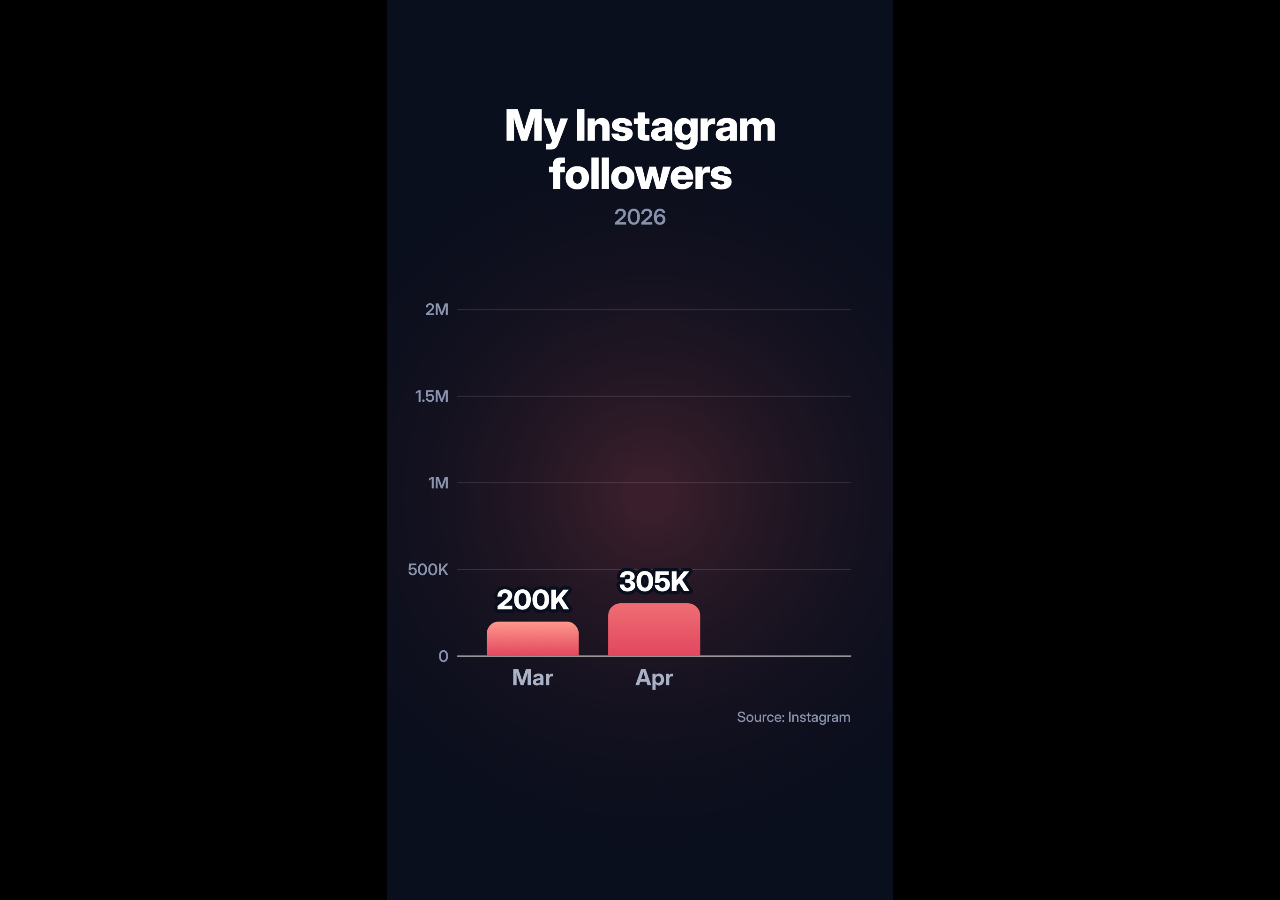
<file: .claude/skills/graph/assets/template.html>
<!doctype html>
<html>
<head>
<meta charset="utf-8">
<meta name="viewport" content="width=device-width, initial-scale=1">
<link rel="icon" href="data:,">
<title>/graph animation</title>
<!--
  The /graph skill's animation: your numbers become a chart that builds itself on screen.
  Bars (up to 10 values) grow one after another with their counts ticking up; longer series draw as a line with a live
  value at its head. A growth tag pops at the end. scripts/render.py inlines the spec where it says SPEC below and
  records the page frame by frame; opened on its own, the page just plays in a loop.
-->
<link rel="preconnect" href="https://fonts.googleapis.com"><link rel="preconnect" href="https://fonts.gstatic.com" crossorigin>
<link href="https://fonts.googleapis.com/css2?family=Inter:wght@500;600;700;800;900&display=block" rel="stylesheet">
<style>
html, body { margin: 0; height: 100%; overflow: hidden; background: #000; }
#stage { position: absolute; left: 0; top: 0; transform-origin: 0 0; overflow: hidden; }
canvas { display: block; }
</style>
</head>
<body>
<div id="stage"><canvas id="c"></canvas></div>
<script>
/* ---- animate-skills kit: timing, easing, text fitting and playback (the same in every template) ---- */
window.SPEC = /*SPEC*/null;
addEventListener('error', e => { if (!window.ready) window.renderError = String(e.message || e); });
const clamp = (x, a = 0, b = 1) => Math.min(b, Math.max(a, x));
const lerp = (a, b, q) => a + (b - a) * q;
const prog = (t, t0, t1) => clamp((t - t0) / Math.max(1e-6, t1 - t0));
const E = {
  lin: x => x, out: x => 1 - Math.pow(1 - x, 3), out5: x => 1 - Math.pow(1 - x, 5), in: x => x * x * x,
  io: x => x < 0.5 ? 4 * x * x * x : 1 - Math.pow(-2 * x + 2, 3) / 2, sine: x => -(Math.cos(Math.PI * x) - 1) / 2,
  back: x => { const c1 = 1.70158, c3 = c1 + 1; return 1 + c3 * Math.pow(x - 1, 3) + c1 * Math.pow(x - 1, 2); },
};
function rng(seed) { let s = seed >>> 0; return () => { s = (s + 0x6D2B79F5) >>> 0; let t = s; t = Math.imul(t ^ (t >>> 15), t | 1); t ^= t + Math.imul(t ^ (t >>> 7), t | 61); return ((t ^ (t >>> 14)) >>> 0) / 4294967296; }; }
function sizeOf(spec) { const m = String((spec && spec.size) || '1080x1920').match(/(\d+)\s*[x×X]\s*(\d+)/); return m ? [+m[1], +m[2]] : [1080, 1920]; }
function setupStage(W, H) {
  const st = document.getElementById('stage'); st.style.width = W + 'px'; st.style.height = H + 'px';
  const fit = () => { if (window.__RENDERER__) return; const s = Math.min(innerWidth / W, innerHeight / H); st.style.transform = `translate(${(innerWidth - W * s) / 2}px, ${(innerHeight - H * s) / 2}px) scale(${s})`; };
  fit(); addEventListener('resize', fit);
}
function autoplay() {
  if (window.__RENDERER__) return;
  const t0 = performance.now(); let busy = false;
  const loop = async () => { if (!busy) { busy = true; const T = (window.DURATION || 6) + 1.2, t = ((performance.now() - t0) / 1000) % T; try { await window.render(Math.min(t, window.DURATION)); } catch (e) { console.error(e); } busy = false; } requestAnimationFrame(loop); };
  loop();
}
async function loadFonts(list, ms = 6000) { try { await Promise.race([Promise.all(list.map(f => document.fonts.load(f))), new Promise(r => setTimeout(r, ms))]); } catch (e) {} }
function splitLines(text) { return String(text == null ? '' : text).split(/\n|\|/).map(s => s.trim()).filter(Boolean); }
function wrap(g, text, maxW) {
  const out = [];
  for (const para of splitLines(text)) {
    let line = '';
    for (const w of para.split(/\s+/)) { const t2 = line ? line + ' ' + w : w; if (line && g.measureText(t2).width > maxW) { out.push(line); line = w; } else line = t2; }
    if (line) out.push(line);
  }
  return out;
}
function balanced(g, text, maxW) {   // the same number of lines, as even as they can be ("How an idea / goes viral")
  const base = wrap(g, text, maxW); if (base.length < 2) return base;
  let lo = maxW * 0.3, hi = maxW;
  for (let k = 0; k < 16; k++) { const mid = (lo + hi) / 2, L = wrap(g, text, mid);
    if (L.length <= base.length && L.every(l => g.measureText(l).width <= mid + 0.5)) hi = mid; else lo = mid; }
  return wrap(g, text, hi);
}
function fitText(g, text, o) {
  const wt = o.weight || 800, min = o.min || o.size * 0.5, n = o.maxLines || 2;
  for (let s = o.size; s >= min; s -= Math.max(1, o.size * 0.03)) {
    g.font = `${wt} ${s}px ${o.family}`; const lines = wrap(g, text, o.maxW);
    if (lines.length <= n && lines.every(l => g.measureText(l).width <= o.maxW)) return {lines: o.balance === false ? lines : balanced(g, text, o.maxW), size: s};
  }
  g.font = `${wt} ${min}px ${o.family}`; return {lines: wrap(g, text, o.maxW).slice(0, n), size: min};
}
</script>
<script>
const DEFAULT = {title: 'My Instagram followers', subtitle: '2026', data: [['Mar', 200000], ['Apr', 650000], ['Nov', 1500000]], source: 'Instagram'};
const S = window.SPEC || DEFAULT;
const [W, H] = sizeOf(S); setupStage(W, H);
const cv = document.getElementById('c'); cv.width = W; cv.height = H; const g = cv.getContext('2d');
const U = Math.min(W / 1080, H / 1350), P = H >= W * 1.2;
const FONT = 'Inter, -apple-system, "SF Pro Display", "Segoe UI", Roboto, Helvetica, Arial, sans-serif';
const THEMES = {
  night: {bg: '#0A0F1E', glow: 'rgba(255,94,98,0.20)', ink: '#FFFFFF', muted: '#8A93AD', grid: 'rgba(255,255,255,0.13)', base: 'rgba(255,255,255,0.55)',
          bar: ['#FF9A8B', '#E2475F'], hi: ['#FFC371', '#FF5F6D'], hiGlow: 'rgba(255,170,110,0.55)', cat: '#AAB2C8', line: '#FF7A6B'},
  light: {bg: '#F6F5F1', glow: 'rgba(47,107,255,0.10)', ink: '#111318', muted: '#6B7280', grid: 'rgba(17,19,24,0.09)', base: 'rgba(17,19,24,0.45)',
          bar: ['#7FA6FF', '#2F6BFF'], hi: ['#FF9466', '#FF4D3D'], hiGlow: 'rgba(255,110,80,0.30)', cat: '#4B5563', line: '#2F6BFF'},
  sunset: {bg: '#1A0B26', glow: 'rgba(255,120,190,0.22)', ink: '#FFFFFF', muted: '#B39BC8', grid: 'rgba(255,255,255,0.12)', base: 'rgba(255,255,255,0.5)',
           bar: ['#FF8FC7', '#9B5CFF'], hi: ['#FFD166', '#FF7B47'], hiGlow: 'rgba(255,190,100,0.5)', cat: '#D2C2E3', line: '#FF8FC7'},
  mint: {bg: '#06201A', glow: 'rgba(61,220,151,0.18)', ink: '#FFFFFF', muted: '#8DB7A8', grid: 'rgba(255,255,255,0.12)', base: 'rgba(255,255,255,0.5)',
         bar: ['#6EF0B5', '#14A86A'], hi: ['#FFE66D', '#FFB627'], hiGlow: 'rgba(255,220,100,0.45)', cat: '#B5D6CA', line: '#3DDC97'},
};
const TH = THEMES[S.theme] || THEMES.night;
const UP = {bg: '#2FD47A', ink: '#05210F'}, DOWN = {bg: '#FF5A5F', ink: '#2A0507'};

// ---------- the numbers ----------
let DATA = (Array.isArray(S.data) ? S.data : []).map(d => Array.isArray(d) ? {label: String(d[0]), value: Number(d[1])}
  : {label: String(d.label != null ? d.label : (d.x != null ? d.x : '')), value: Number(d.value != null ? d.value : d.y)}).filter(d => isFinite(d.value));
if (!DATA.length) DATA = DEFAULT.data.map(d => ({label: d[0], value: d[1]}));
const N = DATA.length, VALS = DATA.map(d => d.value);
// auto: bars up to 10 values; a line for longer series, and for values that change little next to their size
// (weight, prices, temperatures), where bars from zero would all look the same height
const V0 = Math.min(...VALS), V1 = Math.max(...VALS);
const TYPE = S.type === 'line' ? 'line' : S.type === 'bar' ? 'bar' : (N > 10 || (N >= 3 && V0 > 0 && (V1 - V0) < 0.3 * V1) ? 'line' : 'bar');
const HI = (S.highlight === 'none' || S.highlight === false) ? -1 : typeof S.highlight === 'number' ? S.highlight
  : S.highlight === 'max' ? VALS.indexOf(Math.max(...VALS)) : N - 1;
const decOf = v => { const s = String(v), i = s.indexOf('.'); return i < 0 || /e/i.test(s) ? 0 : Math.min(2, s.length - i - 1); };
const MAXDEC = Math.max(0, ...VALS.map(decOf));
// fmt(v, tick, dec): compact (1.5M, 650K) from 10,000 up; `dec` = the decimals of the value it is counting up to
function fmt(v, tick, dec) {
  const pre = S.prefix || '', suf = S.suffix || '', neg = v < -1e-9; v = Math.abs(v);
  let s; const compact = S.compact === false ? false : (S.compact === true ? v >= 1000 : v >= 10000);
  if (compact) {
    const [u, l] = [[1e12, 'T'], [1e9, 'B'], [1e6, 'M'], [1e3, 'K']].find(([u]) => v >= u); const x = v / u;
    const d = S.decimals != null && !tick ? S.decimals : (x < 10 ? (tick ? 2 : 1) : x < 100 && !tick && x % 1 >= 0.05 ? 1 : 0);
    s = x.toFixed(d).replace(/\.0+$/, '').replace(/(\.\d*?)0+$/, '$1') + l;
  } else {
    const d = S.decimals != null ? S.decimals : tick ? 2 : (dec != null ? dec : MAXDEC);
    s = v.toLocaleString('en-US', {minimumFractionDigits: tick ? 0 : d, maximumFractionDigits: d});
  }
  return (neg ? '−' : '') + pre + s + suf;
}
function niceStep(range, n) { const rough = range / n, mag = Math.pow(10, Math.floor(Math.log10(rough))), q = rough / mag; return (q < 1.5 ? 1 : q < 2.25 ? 2 : q < 3.5 ? 2.5 : q < 7.5 ? 5 : 10) * mag; }
const vmax = Math.max(...VALS), vmin = Math.min(...VALS);
let lo = Math.min(0, vmin), hi = Math.max(0, vmax);
if (TYPE === 'line' && vmin > 0 && (vmax - vmin) < 0.6 * vmax) lo = vmin - (vmax - vmin) * 0.25;   // a line that never nears zero: zoom in
if (hi === lo) hi = lo + 1;
const STEP = niceStep(hi - lo, 4);
let VMIN = Math.floor(lo / STEP + 1e-9) * STEP, VMAX = Math.ceil(hi / STEP - 1e-9) * STEP;
if (vmax > 0 && VMAX < vmax + 0.06 * (VMAX - VMIN)) VMAX += STEP;
if (vmin < 0 && VMIN > vmin - 0.12 * (VMAX - VMIN)) VMIN -= STEP;       // room for the label under a negative bar
const TICKS = []; for (let v = VMIN; v <= VMAX + STEP * 0.01; v += STEP) TICKS.push(Math.round(v / STEP) * STEP);

// ---------- layout ----------
const PX0 = P ? W * 0.139 : W * 0.10, PX1 = P ? W * 0.917 : W * 0.94;
const PY1 = P ? H * 0.344 : H * 0.36, PY0 = P ? H * 0.729 : H * 0.80;
const yOf = v => PY0 - (PY0 - PY1) * (v - VMIN) / (VMAX - VMIN);
let TT, LH, TY, CAT, XLS;     // text sizes, measured once the fonts are in (layout())

// ---------- timing ----------
const GROW0 = 0.35, GROW_END = Math.min(3.0, 1.2 + 0.35 * N);
const GDUR = clamp((GROW_END - GROW0) * (N <= 3 ? 0.42 : 0.3), 0.35, 0.9), STAG = N > 1 ? (GROW_END - GROW0 - GDUR) / (N - 1) : 0;
const L0 = 0.35, L1 = Math.min(3.2, 1.7 + 0.03 * N);
const END = TYPE === 'bar' ? GROW_END : L1;
window.DURATION = Number(S.duration) || Math.max(5, END + 2.4);

// ---------- the callout (growth from first to last) ----------
let CALL = S.callout;
if (CALL === undefined || CALL === 'auto') {
  const a = VALS[0], b = VALS[N - 1]; CALL = null;
  if (N > 1 && a > 0 && b > 0) { const r = b / a;
    CALL = r >= 2 ? '↑ ' + (r >= 10 ? Math.round(r) : r.toFixed(1).replace(/\.0$/, '')) + 'x' : r >= 1.005 ? '↑ ' + Math.round((r - 1) * 100) + '%' : r <= 0.995 ? '↓ ' + Math.round((1 - r) * 100) + '%' : null; }
}
const CALL_UP = CALL ? !/^\s*[↓\-−]/.test(CALL) : true;
const CALL_GOOD = S.good === 'down' ? !CALL_UP : CALL_UP;   // "good": "down" when lower is better (weight, debt, costs)

// ---------- drawing ----------
function background() {
  g.fillStyle = TH.bg; g.fillRect(0, 0, W, H);
  const gl = g.createRadialGradient(W * 0.52, H * 0.55, 40 * U, W * 0.52, H * 0.55, Math.max(W, H) * 0.45);
  gl.addColorStop(0, TH.glow); gl.addColorStop(1, 'rgba(0,0,0,0)'); g.fillStyle = gl; g.fillRect(0, 0, W, H);
}
function titles(t) {
  const q = E.out5(prog(t, -0.25, 0.3));
  g.save(); g.globalAlpha = q; g.translate(0, (1 - q) * 22 * U); g.textAlign = 'center'; g.textBaseline = 'alphabetic';
  g.fillStyle = TH.ink; g.font = `800 ${TT.size}px ${FONT}`; g.letterSpacing = '-2px';
  TT.lines.forEach((l, i) => g.fillText(l, W / 2, TY + i * LH));
  if (S.subtitle) { g.font = `600 ${46 * U}px ${FONT}`; g.letterSpacing = '0px'; g.fillStyle = TH.muted; g.fillText(String(S.subtitle), W / 2, TY + (TT.lines.length - 1) * LH + 76 * U); }
  if (S.source) { g.font = `500 ${30 * U}px ${FONT}`; g.letterSpacing = '0px'; g.fillStyle = TH.muted; g.textAlign = 'right';
    g.fillText('Source: ' + S.source, PX1, PY0 + (TYPE === 'bar' ? 140 : 130) * U); }
  g.restore();
}
function grid(t) {
  TICKS.forEach((v, k) => {
    const q = E.out(prog(t, 0.07 * k, 0.45 + 0.07 * k)); if (q <= 0) return;
    const y = yOf(v), base = Math.abs(v) < STEP * 1e-6;
    g.strokeStyle = base ? TH.base : TH.grid; g.lineWidth = (base ? 3 : 2) * U;
    g.beginPath(); g.moveTo(PX0, y); g.lineTo(PX0 + (PX1 - PX0) * q, y); g.stroke();
    g.globalAlpha = q; g.fillStyle = TH.muted; g.font = `600 ${34 * U}px ${FONT}`; g.textAlign = 'right'; g.textBaseline = 'alphabetic';
    g.fillText(base ? '0' : fmt(v, true), PX0 - 18 * U, y + 12 * U); g.globalAlpha = 1;
  });
}
function grad(top, bottom, y0, y1) { const gr = g.createLinearGradient(0, y0, 0, y1); gr.addColorStop(0, top); gr.addColorStop(1, bottom); return gr; }
function labelSize(text, maxW, size, min) { let s = size; g.font = `700 ${s}px ${FONT}`; while (s > min && g.measureText(text).width > maxW) { s -= 1; g.font = `700 ${s}px ${FONT}`; } return s; }

const GAPR = 0.32, BW = Math.min(240 * U, (PX1 - PX0) / (N + (N + 1) * GAPR)), GAPW = ((PX1 - PX0) - N * BW) / (N + 1);
const bx = i => PX0 + GAPW + i * (BW + GAPW);
function bars(t) {
  const y0 = yOf(0);
  DATA.forEach((d, i) => {
    const b0 = GROW0 + i * STAG, b1 = b0 + GDUR, q = E.out(prog(t, b0, b1)), x = bx(i), isHi = i === HI;
    g.globalAlpha = E.out(prog(t, b0 - 0.12, b0 + 0.2)); g.fillStyle = TH.cat; g.font = `700 ${CAT}px ${FONT}`; g.textAlign = 'center'; g.textBaseline = 'alphabetic';
    g.fillText(d.label, x + BW / 2, PY0 + 62 * U * (CAT / (48 * U)) ** 0.3); g.globalAlpha = 1;
    if (q <= 0) return;
    const v = d.value * q, yt = yOf(v), top = Math.min(y0, yt), h = Math.max(Math.abs(yt - y0), 1), neg = d.value < 0, r = Math.min(26 * U, BW / 2.4);
    const [ca, cb] = isHi ? TH.hi : TH.bar;
    g.fillStyle = neg ? grad(cb, ca, y0, yOf(d.value)) : grad(ca, cb, yOf(d.value), y0);
    g.beginPath(); g.roundRect(x, top, BW, h, neg ? [0, 0, r, r] : [r, r, 0, 0]); g.fill();
    if (isHi) { g.save(); g.shadowColor = TH.hiGlow; g.shadowBlur = 50 * U; g.fill(); g.restore(); }
    const dec = decOf(d.value), fs = labelSize(fmt(d.value, false, dec), BW + GAPW * 0.8, (isHi ? 76 : 58) * U * (N > 6 ? 0.78 : 1), 22 * U);   // stays inside its own slot
    g.font = `800 ${fs}px ${FONT}`; g.textAlign = 'center'; const ly = neg ? yt + fs + 14 * U : yt - 26 * U;
    g.lineJoin = 'round'; g.lineWidth = 14 * U; g.strokeStyle = TH.bg; g.strokeText(fmt(v, false, dec), x + BW / 2, ly);   // gridlines stop short of the number
    g.fillStyle = TH.ink; g.fillText(fmt(v, false, dec), x + BW / 2, ly);
  });
}
const LX = i => PX0 + (PX1 - PX0) * (N === 1 ? 0.5 : i / (N - 1));
const XL = N <= 7 ? DATA.map((_, i) => i) : [...new Set([0, 1, 2, 3, 4].map(k => Math.round(k * (N - 1) / 4)))];
function layout() {
  g.letterSpacing = '-2px';
  TT = fitText(g, S.title || '', {maxW: W * 0.86, maxLines: 2, size: 92 * U, weight: 800, family: FONT});
  g.letterSpacing = '0px';
  LH = TT.size * 1.13; TY = (P ? H * 0.156 : H * 0.12) + (TT.lines.length < 2 ? LH * 0.35 : 0);
  CAT = Math.min(...DATA.map(d => labelSize(d.label, BW + GAPW * 0.85, (N > 6 ? 38 : 48) * U, 20 * U)));
  XLS = Math.min(...XL.map(i => labelSize(DATA[i].label, (PX1 - PX0) / Math.max(XL.length - 0.4, 1), 38 * U, 20 * U)));
}
function line(t) {
  const f = E.io(prog(t, L0, L1)) * (N - 1), k = Math.floor(f), r = f - k;
  const pts = []; for (let i = 0; i <= Math.min(k, N - 1); i++) pts.push([LX(i), yOf(VALS[i])]);
  let headV = VALS[Math.min(k, N - 1)];
  if (k < N - 1 && t >= L0) { headV = lerp(VALS[k], VALS[k + 1], r); pts.push([lerp(LX(k), LX(k + 1), r), yOf(headV)]); }
  XL.forEach(i => { const a = clamp((f - i + 0.6) / 0.6); if (a <= 0 || t < L0 - 0.1) return; g.globalAlpha = a; g.fillStyle = TH.cat; g.font = `600 ${XLS}px ${FONT}`;
    g.textAlign = i === 0 && N > 1 ? 'left' : i === N - 1 && N > 1 ? 'right' : 'center'; g.fillText(DATA[i].label, LX(i), PY0 + 56 * U); g.globalAlpha = 1; });
  if (t < L0 || pts.length < 1) return;
  if (pts.length > 1) {
    const ar = grad(TH.line + '66', TH.line + '00', PY1, PY0); g.fillStyle = ar;
    g.beginPath(); g.moveTo(pts[0][0], PY0); pts.forEach(p => g.lineTo(p[0], p[1])); g.lineTo(pts[pts.length - 1][0], PY0); g.closePath(); g.fill();
    g.save(); g.strokeStyle = TH.line; g.lineWidth = 7 * U; g.lineJoin = 'round'; g.lineCap = 'round'; g.shadowColor = TH.line; g.shadowBlur = 22 * U;
    g.beginPath(); pts.forEach((p, i) => i ? g.lineTo(p[0], p[1]) : g.moveTo(p[0], p[1])); g.stroke(); g.restore();
  }
  const [hx, hy] = pts[pts.length - 1];
  g.fillStyle = TH.line + '55'; g.beginPath(); g.arc(hx, hy, 28 * U, 0, 2 * Math.PI); g.fill();
  g.fillStyle = TH.ink; g.beginPath(); g.arc(hx, hy, 13 * U, 0, 2 * Math.PI); g.fill();
  const txt = fmt(headV), fs = 56 * U; g.font = `800 ${fs}px ${FONT}`; const tw = g.measureText(txt).width;
  g.fillStyle = TH.ink; g.textAlign = 'center'; g.fillText(txt, clamp(hx, PX0 + tw / 2, W - tw / 2 - 24 * U), hy - 46 * U);
}
function callout(t) {
  if (!CALL) return;
  const tq = prog(t, END + 0.2, END + 0.55); if (tq <= 0) return;
  const s = 0.5 + 0.5 * E.back(tq), col = CALL_GOOD ? UP : DOWN, fs = 58 * U;
  g.font = `800 ${fs}px ${FONT}`; const tw = g.measureText(CALL).width, pw = tw + 84 * U, ph = 104 * U;
  let x, y;
  if (TYPE === 'bar' && N >= 2) {
    const i = CALL_UP ? 0 : N - 2; x = bx(i) + BW + GAPW / 2;
    y = Math.min(PY1 + 0.17 * (PY0 - PY1), yOf(Math.max(VALS[i], VALS[i + 1])) - 170 * U);
  } else { x = CALL_UP ? PX0 + 0.25 * (PX1 - PX0) : PX0 + 0.75 * (PX1 - PX0); y = PY1 + 0.08 * (PY0 - PY1); }
  x = clamp(x, pw / 2 + 24 * U, W - pw / 2 - 24 * U); y = Math.max(y, PY1 - 40 * U);
  g.save(); g.translate(x, y); g.scale(s, s); g.globalAlpha = clamp(tq * 2);
  g.fillStyle = col.bg; g.beginPath(); g.roundRect(-pw / 2, -ph / 2, pw, ph, ph / 2); g.fill();
  g.fillStyle = col.ink; g.textAlign = 'center'; g.textBaseline = 'middle'; g.fillText(CALL, 0, 3 * U);
  g.restore();
}
function draw(t) {
  g.textBaseline = 'alphabetic'; background(); titles(t); grid(t);
  if (TYPE === 'bar') bars(t); else line(t);
  callout(t);
}
window.render = t => { draw(t); return true; };
loadFonts([`800 92px Inter`, `700 48px Inter`, `600 34px Inter`, `500 30px Inter`]).then(() => { layout(); draw(0); window.ready = true; autoplay(); });
</script>
</body>
</html>
</file>
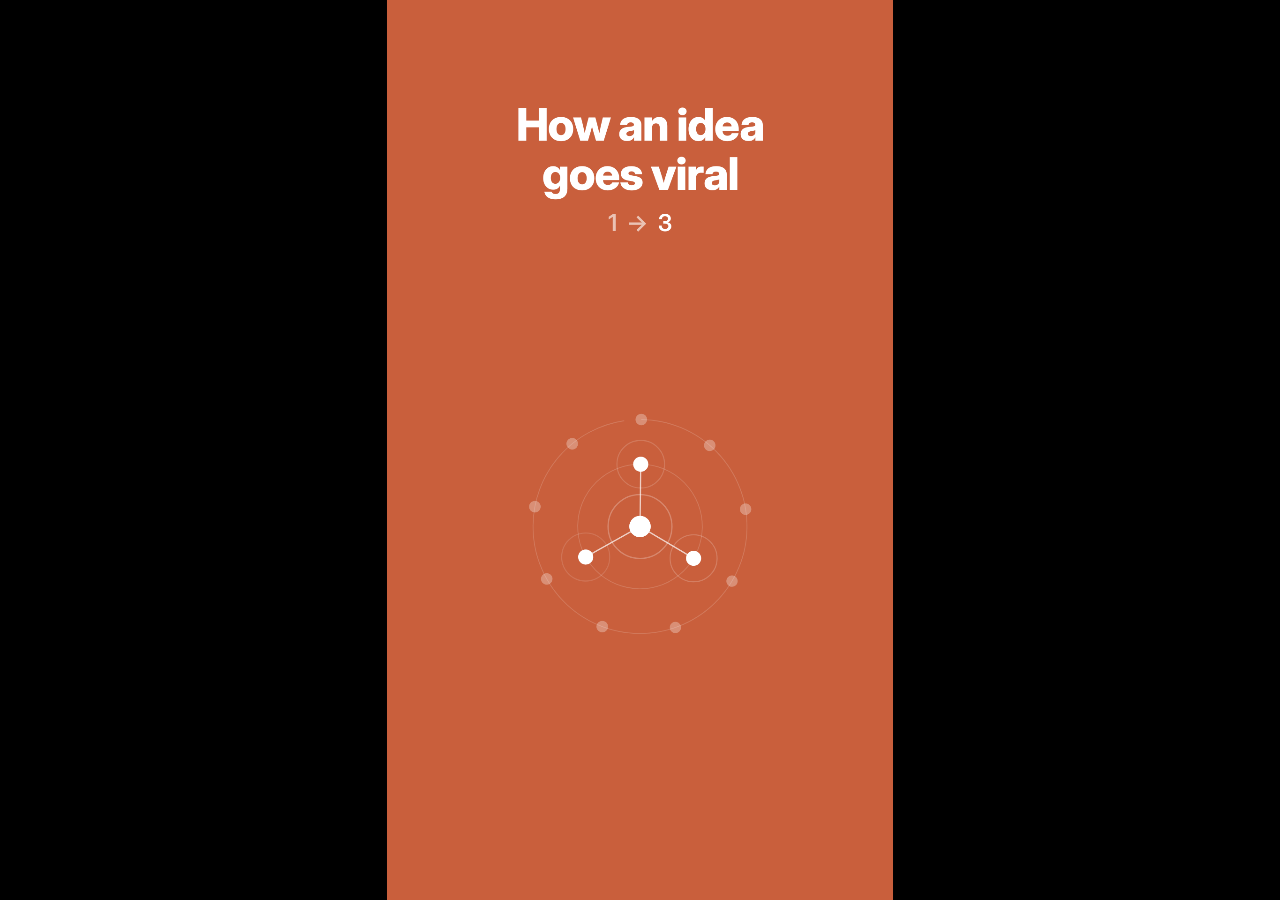
<file: .claude/skills/minimal-graphics/assets/template.html>
<!doctype html>
<html>
<head>
<meta charset="utf-8">
<meta name="viewport" content="width=device-width, initial-scale=1">
<link rel="icon" href="data:,">
<title>/minimal-graphics animation</title>
<!--
  The /minimal-graphics skill's animation: an idea explained with simple shapes, moving dots and clean motion.
  Five patterns (spec "pattern"): spread (one thing reaching more and more: viral ideas, chain reactions), flow (steps in
  order: how something works), cycle (a loop that repeats), converge (many things into one, or "out": one into many) and
  compare (two or three amounts side by side). scripts/render.py inlines the spec where it says SPEC below and records
  the page frame by frame; opened on its own, the page plays in a loop.
-->
<link rel="preconnect" href="https://fonts.googleapis.com"><link rel="preconnect" href="https://fonts.gstatic.com" crossorigin>
<link href="https://fonts.googleapis.com/css2?family=Inter:wght@500;600;700;800;900&display=block" rel="stylesheet">
<style>
html, body { margin: 0; height: 100%; overflow: hidden; background: #000; }
#stage { position: absolute; left: 0; top: 0; transform-origin: 0 0; overflow: hidden; }
canvas { display: block; }
</style>
</head>
<body>
<div id="stage"><canvas id="c"></canvas></div>
<script>
/* ---- animate-skills kit: timing, easing, text fitting and playback (the same in every template) ---- */
window.SPEC = /*SPEC*/null;
addEventListener('error', e => { if (!window.ready) window.renderError = String(e.message || e); });
const clamp = (x, a = 0, b = 1) => Math.min(b, Math.max(a, x));
const lerp = (a, b, q) => a + (b - a) * q;
const prog = (t, t0, t1) => clamp((t - t0) / Math.max(1e-6, t1 - t0));
const E = {
  lin: x => x, out: x => 1 - Math.pow(1 - x, 3), out5: x => 1 - Math.pow(1 - x, 5), in: x => x * x * x,
  io: x => x < 0.5 ? 4 * x * x * x : 1 - Math.pow(-2 * x + 2, 3) / 2, sine: x => -(Math.cos(Math.PI * x) - 1) / 2,
  back: x => { const c1 = 1.70158, c3 = c1 + 1; return 1 + c3 * Math.pow(x - 1, 3) + c1 * Math.pow(x - 1, 2); },
};
function rng(seed) { let s = seed >>> 0; return () => { s = (s + 0x6D2B79F5) >>> 0; let t = s; t = Math.imul(t ^ (t >>> 15), t | 1); t ^= t + Math.imul(t ^ (t >>> 7), t | 61); return ((t ^ (t >>> 14)) >>> 0) / 4294967296; }; }
function sizeOf(spec) { const m = String((spec && spec.size) || '1080x1920').match(/(\d+)\s*[x×X]\s*(\d+)/); return m ? [+m[1], +m[2]] : [1080, 1920]; }
function setupStage(W, H) {
  const st = document.getElementById('stage'); st.style.width = W + 'px'; st.style.height = H + 'px';
  const fit = () => { if (window.__RENDERER__) return; const s = Math.min(innerWidth / W, innerHeight / H); st.style.transform = `translate(${(innerWidth - W * s) / 2}px, ${(innerHeight - H * s) / 2}px) scale(${s})`; };
  fit(); addEventListener('resize', fit);
}
function autoplay() {
  if (window.__RENDERER__) return;
  const t0 = performance.now(); let busy = false;
  const loop = async () => { if (!busy) { busy = true; const T = (window.DURATION || 6) + 1.2, t = ((performance.now() - t0) / 1000) % T; try { await window.render(Math.min(t, window.DURATION)); } catch (e) { console.error(e); } busy = false; } requestAnimationFrame(loop); };
  loop();
}
async function loadFonts(list, ms = 6000) { try { await Promise.race([Promise.all(list.map(f => document.fonts.load(f))), new Promise(r => setTimeout(r, ms))]); } catch (e) {} }
function splitLines(text) { return String(text == null ? '' : text).split(/\n|\|/).map(s => s.trim()).filter(Boolean); }
function wrap(g, text, maxW) {
  const out = [];
  for (const para of splitLines(text)) {
    let line = '';
    for (const w of para.split(/\s+/)) { const t2 = line ? line + ' ' + w : w; if (line && g.measureText(t2).width > maxW) { out.push(line); line = w; } else line = t2; }
    if (line) out.push(line);
  }
  return out;
}
function balanced(g, text, maxW) {   // the same number of lines, as even as they can be ("How an idea / goes viral")
  const base = wrap(g, text, maxW); if (base.length < 2) return base;
  let lo = maxW * 0.3, hi = maxW;
  for (let k = 0; k < 16; k++) { const mid = (lo + hi) / 2, L = wrap(g, text, mid);
    if (L.length <= base.length && L.every(l => g.measureText(l).width <= mid + 0.5)) hi = mid; else lo = mid; }
  return wrap(g, text, hi);
}
function fitText(g, text, o) {
  const wt = o.weight || 800, min = o.min || o.size * 0.5, n = o.maxLines || 2;
  for (let s = o.size; s >= min; s -= Math.max(1, o.size * 0.03)) {
    g.font = `${wt} ${s}px ${o.family}`; const lines = wrap(g, text, o.maxW);
    if (lines.length <= n && lines.every(l => g.measureText(l).width <= o.maxW)) return {lines: o.balance === false ? lines : balanced(g, text, o.maxW), size: s};
  }
  g.font = `${wt} ${min}px ${o.family}`; return {lines: wrap(g, text, o.maxW).slice(0, n), size: min};
}
</script>
<script>
const DEFAULT = {title: 'How an idea goes viral', pattern: 'spread', branches: 3, depth: 4, theme: 'coral'};
const S = window.SPEC || DEFAULT;
const [W, H] = sizeOf(S); setupStage(W, H);
const cv = document.getElementById('c'); cv.width = W; cv.height = H; const g = cv.getContext('2d');
const U = Math.min(W / 1080, H / 1350), P = H >= W * 1.2;
const FONT = 'Inter, -apple-system, "SF Pro Display", "Segoe UI", Roboto, Helvetica, Arial, sans-serif';
const THEMES = {
  coral: {bg: '#C95F3C', ink: '#FFFFFF', soft: 'rgba(255,255,255,0.30)', faint: 'rgba(255,255,255,0.16)', dot: '#2A1B4A', hi: '#FFE2B8'},
  ink:   {bg: '#0E0E10', ink: '#FFFFFF', soft: 'rgba(255,255,255,0.28)', faint: 'rgba(255,255,255,0.13)', dot: '#FFD23F', hi: '#FFD23F'},
  paper: {bg: '#F3EFE6', ink: '#151515', soft: 'rgba(21,21,21,0.24)', faint: 'rgba(21,21,21,0.11)', dot: '#FF5A36', hi: '#FF5A36'},
  blue:  {bg: '#2340F5', ink: '#FFFFFF', soft: 'rgba(255,255,255,0.30)', faint: 'rgba(255,255,255,0.16)', dot: '#FFD23F', hi: '#FFD23F'},
  mint:  {bg: '#BFE8D3', ink: '#0D2A1F', soft: 'rgba(13,42,31,0.24)', faint: 'rgba(13,42,31,0.11)', dot: '#FF6B3D', hi: '#FF6B3D'},
};
const TH = THEMES[S.theme] || THEMES.coral;
const CX = W / 2, CY = P ? H * 0.585 : H * 0.6, R = Math.min(W * 0.42, P ? H * 0.215 : H * 0.30);
const SPEED = clamp(Number(S.speed) || 1, 0.3, 2);   // 0.7 = everything 30% slower
const MARGIN = 44 * U;
let TT, LH, TY, SUBY;

function ripple(x, y, r0, q, w = 2.5) { if (q <= 0 || q >= 1) return; g.beginPath(); g.arc(x, y, r0 * (1 + 2.2 * E.out(q)), 0, 2 * Math.PI); g.strokeStyle = alpha(TH.ink, 0.55 * (1 - q)); g.lineWidth = w * U; g.stroke(); }
function alpha(col, a) {   // '#rrggbb' or rgba() -> rgba with alpha a
  if (col.startsWith('#')) { const n = parseInt(col.slice(1), 16); return `rgba(${n >> 16 & 255},${n >> 8 & 255},${n & 255},${a})`; }
  return col.replace(/rgba?\(([^,]+),([^,]+),([^,)]+)(,[^)]+)?\)/, `rgba($1,$2,$3,${a})`);
}
function shape(kind, x, y, r, fill) {
  g.beginPath();
  if (kind === 'square') g.roundRect(x - r * 0.88, y - r * 0.88, r * 1.76, r * 1.76, r * 0.28);
  else if (kind === 'triangle') { for (let k = 0; k < 3; k++) { const a = -Math.PI / 2 + k * 2 * Math.PI / 3; k ? g.lineTo(x + r * 1.12 * Math.cos(a), y + 0.12 * r + r * 1.12 * Math.sin(a)) : g.moveTo(x + r * 1.12 * Math.cos(a), y + 0.12 * r + r * 1.12 * Math.sin(a)); } g.closePath(); }
  else if (kind === 'diamond') { g.moveTo(x, y - r * 1.1); g.lineTo(x + r * 1.1, y); g.lineTo(x, y + r * 1.1); g.lineTo(x - r * 1.1, y); g.closePath(); }
  else if (kind === 'hexagon') { for (let k = 0; k < 6; k++) { const a = k * Math.PI / 3; k ? g.lineTo(x + r * Math.cos(a), y + r * Math.sin(a)) : g.moveTo(x + r * Math.cos(a), y + r * Math.sin(a)); } g.closePath(); }
  else g.arc(x, y, r, 0, 2 * Math.PI);
  g.fillStyle = fill; g.fill();
}
function textBlock(text, x, y, o) {   // wrapped text, its first baseline at y
  const f = fitText(g, text, Object.assign({family: FONT, weight: 700, maxLines: 2}, o));
  g.font = `${o.weight || 700} ${f.size}px ${FONT}`; g.textAlign = o.align || 'center'; g.textBaseline = 'alphabetic';
  f.lines.forEach((l, i) => g.fillText(l, x, y + i * f.size * 1.15)); return f;
}
function trailDot(x0, y0, x1, y1, t, s, e, rad, col, ease = E.io) {   // a dot travelling s..e with a short trail
  for (let k = 0; k < 5; k++) { const q = ease(prog(t - k * 0.018, s, e)); if (q <= 0 || (k === 0 && q >= 1)) continue;
    g.beginPath(); g.arc(lerp(x0, x1, q), lerp(y0, y1, q), rad * (1 - k * 0.17), 0, 2 * Math.PI); g.fillStyle = k ? alpha(col, 0.45 - k * 0.08) : col; g.fill(); }
}

// ======================= patterns =======================
const PATTERNS = {};

// spread: one node reaches B, then B*B, ... (a radial tree lighting up ring by ring)
PATTERNS.spread = () => {
  const b = clamp(Math.round(S.branches || 3), 2, 4); let d = clamp(Math.round(S.depth || 4), 2, 5);
  while (Math.pow(b, d) > 260) d--;
  const radii = [0]; for (let k = 1; k <= d; k++) radii.push(R * Math.pow(k / d, 0.78));
  const NR = k => U * [24, 17, 13, 10.5, 8, 6.5][k] * (b === 2 ? 1.25 : b === 4 ? 0.8 : 1) * (d <= 3 ? 1.25 : 1);
  const gap = 2.4 / d + 0.18, WAVES = [null]; for (let k = 1; k <= d; k++) WAVES.push({s: 0.12 + (k - 1) * gap, d: 0.42 + 0.025 * k});
  const nodes = [[{a: -Math.PI / 2, x: CX, y: CY, p: -1}]]; let off = 0;
  for (let k = 1; k <= d; k++) { off -= Math.PI * (b - 1) / Math.pow(b, k); const n = Math.pow(b, k), ring = [];
    for (let j = 0; j < n; j++) { const a = -Math.PI / 2 + 2 * Math.PI * j / n + off; ring.push({a, x: CX + radii[k] * Math.cos(a), y: CY + radii[k] * Math.sin(a), p: Math.floor(j / b)}); }
    nodes.push(ring); }
  const arrive = (k, j) => WAVES[k].s + WAVES[k].d + 0.10 * (j / nodes[k].length), leave = (k, j) => arrive(k, j) - WAVES[k].d;
  const seq = (S.sequence || Array.from({length: d + 1}, (_, k) => String(Math.pow(b, k)))).map(String).slice(0, d + 1);
  const END = WAVES[d].s + WAVES[d].d + 0.15;
  return {END, sub: t => {   // the sequence under the title, one term per ring as it lights: 1 -> 3 -> 9 -> 27
    const shown = seq.map((_, k) => k).filter(k => k === 0 || t >= WAVES[k].s + WAVES[k].d);
    const parts = []; shown.forEach((k, i) => { if (i) parts.push({s: '  →  ', k: -1}); parts.push({s: seq[k], k}); });
    let fs = 50 * U; g.letterSpacing = '-0.5px';
    const allParts = []; seq.forEach((v, k) => { if (k) allParts.push('  \u2192  '); allParts.push(v); });
    g.font = `600 ${fs}px ${FONT}`; const full = allParts.reduce((a, p) => a + g.measureText(p).width, 0); if (full > W * 0.9) fs *= W * 0.9 / full;   // the finished line must fit
    g.font = `600 ${fs}px ${FONT}`;
    const ws = parts.map(p => g.measureText(p.s).width), tot = ws.reduce((a, c) => a + c, 0); let x = W / 2 - tot / 2; const last = shown[shown.length - 1];
    parts.forEach((p, i) => { let a = 1, dy = 0; if (p.k === last && p.k > 0) { const q2 = E.out(prog(t, WAVES[p.k].s + WAVES[p.k].d, WAVES[p.k].s + WAVES[p.k].d + 0.22)); a = q2; dy = (1 - q2) * 14 * U; }
      g.save(); g.globalAlpha *= a; g.fillStyle = p.k === last ? TH.ink : alpha(TH.ink, 0.62); g.textAlign = 'left'; g.fillText(p.s, x, SUBY + dy); g.restore(); x += ws[i]; });
    g.letterSpacing = '0px';
  }, draw: t => {
    for (let k = 1; k <= d; k++) { const q = E.out(prog(t, WAVES[k].s - 0.30, WAVES[k].s + 0.25)); if (q <= 0) continue;
      g.beginPath(); g.arc(CX, CY, radii[k], -Math.PI / 2, -Math.PI / 2 + 2 * Math.PI * q); g.strokeStyle = TH.faint; g.lineWidth = 2 * U; g.stroke(); }
    for (let k = 1; k <= d; k++) nodes[k].forEach((n, j) => {
      const par = nodes[k - 1][n.p], s = leave(k, j), e = arrive(k, j); if (t < s) return;
      const q = E.io(prog(t, s, e));
      g.beginPath(); g.moveTo(par.x, par.y); g.lineTo(lerp(par.x, n.x, q), lerp(par.y, n.y, q));
      g.strokeStyle = alpha(TH.ink, 0.80 - 0.10 * k); g.lineWidth = Math.max(1.2, 3.4 - 0.45 * k) * U; g.lineCap = 'round'; g.stroke();
      trailDot(par.x, par.y, n.x, n.y, t, s, e, Math.max(3.5, 8.5 - 0.6 * k) * U, TH.dot);
    });
    for (let k = 0; k <= d; k++) nodes[k].forEach((n, j) => {
      const at = k === 0 ? -1 : arrive(k, j);
      const appear = k === 0 ? 1 : E.out(prog(t, WAVES[k].s - 0.35 - (k === 1 ? 0.3 : 0), WAVES[k].s + 0.05 + 0.25 * (j / nodes[k].length)));
      if (appear <= 0) return;
      const lit = t >= at; let r = NR(k) * appear;
      if (lit && k) r *= 1 + 0.55 * Math.sin(Math.PI * clamp((t - at) / 0.26)) * (1 - clamp((t - at) / 0.26));
      g.beginPath(); g.arc(n.x, n.y, r, 0, 2 * Math.PI); g.fillStyle = lit ? TH.ink : TH.soft; g.fill();
      if (lit && k) ripple(n.x, n.y, NR(k), (t - at) / 0.55);
    });
    const pr = (t + 0.4) % 0.9 / 0.9; ripple(CX, CY, NR(0), pr, 3);
    g.beginPath(); g.arc(CX, CY, NR(0), 0, 2 * Math.PI); g.fillStyle = TH.ink; g.fill();
  }};
};

// flow: steps in order, joined by lines a dot travels along; then a steady stream of dots
PATTERNS.flow = () => {
  const steps = (S.steps && S.steps.length ? S.steps : ['Idea', 'Build', 'Launch', 'Grow']).slice(0, 6).map(String), n = steps.length;
  const kinds = S.shapes || ['circle', 'square', 'triangle', 'diamond', 'hexagon', 'circle'];
  const nr = 50 * U * (n > 5 ? 0.85 : 1);
  const pos = steps.map((_, i) => P ? {x: W * 0.27, y: CY - R * 0.98 + (n === 1 ? R : 2 * R * 0.98 * i / (n - 1))}
                                    : {x: W * 0.12 + (n === 1 ? W * 0.38 : W * 0.76 * i / (n - 1)), y: CY - 50 * U});
  const hop = n > 1 ? clamp(2.8 / (n - 1), 0.5, 0.9) : 0.6, A = steps.map((_, i) => 0.3 + i * hop);
  const END = A[n - 1] + 0.35;
  return {END, draw: t => {
    for (let i = 0; i < n - 1; i++) {   // connectors with the travelling dot
      const a = pos[i], b = pos[i + 1], s = A[i] + 0.08, e = A[i + 1] - 0.02, q = E.io(prog(t, s, e)); if (q <= 0) continue;
      const ux = (b.x - a.x), uy = (b.y - a.y), L = Math.hypot(ux, uy), ox = ux / L * nr * 1.25, oy = uy / L * nr * 1.25;
      const x0 = a.x + ox, y0 = a.y + oy, x1 = b.x - ox, y1 = b.y - oy;
      g.strokeStyle = alpha(TH.ink, 0.55); g.lineWidth = 4 * U; g.lineCap = 'round'; g.beginPath(); g.moveTo(x0, y0); g.lineTo(lerp(x0, x1, q), lerp(y0, y1, q)); g.stroke();
      trailDot(x0, y0, x1, y1, t, s, e, 11 * U, TH.dot);
    }
    if (t > END - 0.2 && n > 1) {   // the steady stream once every step is lit
      const f = E.out(prog(t, END - 0.2, END + 0.4));
      for (let i = 0; i < n - 1; i++) { const a = pos[i], b = pos[i + 1], L = Math.hypot(b.x - a.x, b.y - a.y), ox = (b.x - a.x) / L * nr * 1.25, oy = (b.y - a.y) / L * nr * 1.25;
        for (let k = 0; k < 3; k++) { const u = (((t - END) / (hop * 1.3) + k / 3) % 1 + 1) % 1;
          g.globalAlpha = f * Math.sin(Math.PI * u); g.beginPath(); g.arc(lerp(a.x + ox, b.x - ox, u), lerp(a.y + oy, b.y - oy, u), 8 * U, 0, 2 * Math.PI); g.fillStyle = TH.dot; g.fill(); g.globalAlpha = 1; } }
    }
    steps.forEach((label, i) => {
      const p = pos[i], q = prog(t, A[i] - 0.05, A[i] + 0.3); if (q <= 0) return;
      const s = E.back(q); g.save(); g.translate(p.x, p.y); g.scale(s, s); shape(kinds[i % kinds.length], 0, 0, nr, TH.ink);
      g.fillStyle = TH.bg; g.font = `800 ${nr * 0.78}px ${FONT}`; g.textAlign = 'center'; g.textBaseline = 'middle'; g.fillText(String(i + 1), 0, (kinds[i % kinds.length] === 'triangle' ? nr * 0.22 : 0) + 2 * U); g.restore();
      ripple(p.x, p.y, nr, (t - A[i]) / 0.6);
      const lq = E.out(prog(t, A[i] + 0.05, A[i] + 0.38)); if (lq <= 0) return;
      g.save(); g.globalAlpha = lq; g.fillStyle = TH.ink;
      if (P) { g.translate((1 - lq) * 24 * U, 0); const f = fitText(g, label, {maxW: W - (p.x + nr + 40 * U) - MARGIN, maxLines: 2, size: 56 * U, weight: 700, family: FONT});
        g.font = `700 ${f.size}px ${FONT}`; g.textAlign = 'left'; g.textBaseline = 'middle'; const lh = f.size * 1.12;
        f.lines.forEach((l, k) => g.fillText(l, p.x + nr + 40 * U, p.y + (k - (f.lines.length - 1) / 2) * lh)); }
      else { g.translate(0, (1 - lq) * 18 * U); textBlock(label, p.x, p.y + nr + 70 * U, {maxW: W * 0.76 / Math.max(1, n - 1) * 0.92, size: 46 * U}); }
      g.restore();
    });
  }};
};

// cycle: steps around a loop with a dot that keeps orbiting
PATTERNS.cycle = () => {
  const steps = (S.steps && S.steps.length ? S.steps : ['Evaporation', 'Clouds', 'Rain', 'Rivers']).slice(0, 6).map(String), n = steps.length;
  const rc = R * 0.72, nr = 38 * U, A = steps.map((_, i) => -Math.PI / 2 + 2 * Math.PI * i / n);
  const LOOP = clamp(0.62 * n, 2.0, 3.2), T0 = 0.6, END = T0 + LOOP;
  const gapA = (nr + 18 * U) / rc;
  const theta = t => -Math.PI / 2 + 2 * Math.PI * (t - T0) / LOOP;
  return {END, draw: t => {
    steps.forEach((_, i) => {   // the arcs, each ending in an arrowhead
      const a0 = A[i] + gapA, a1 = A[i] + 2 * Math.PI / n - gapA, q = E.io(prog(t, 0.15 + i * 0.16, 0.6 + i * 0.16)); if (q <= 0) return;
      const ae = lerp(a0, a1, q); g.strokeStyle = alpha(TH.ink, 0.5); g.lineWidth = 4 * U; g.lineCap = 'round';
      g.beginPath(); g.arc(CX, CY, rc, a0, ae); g.stroke();
      if (q > 0.85) { const hx = CX + rc * Math.cos(ae), hy = CY + rc * Math.sin(ae), dir = ae + Math.PI / 2, s = 18 * U;
        g.fillStyle = alpha(TH.ink, 0.5 * clamp((q - 0.85) / 0.15)); g.beginPath(); g.moveTo(hx + s * Math.cos(dir), hy + s * Math.sin(dir));
        g.lineTo(hx + s * Math.cos(dir + 2.5), hy + s * Math.sin(dir + 2.5)); g.lineTo(hx + s * Math.cos(dir - 2.5), hy + s * Math.sin(dir - 2.5)); g.closePath(); g.fill(); }
    });
    if (S.center) { const q = E.out(prog(t, 0.25, 0.7)); g.save(); g.globalAlpha = q; g.fillStyle = TH.ink;
      const f = fitText(g, S.center, {maxW: rc * 1.35, maxLines: 2, size: 64 * U, weight: 800, family: FONT}); g.font = `800 ${f.size}px ${FONT}`; g.textAlign = 'center'; g.textBaseline = 'middle';
      f.lines.forEach((l, k) => g.fillText(l, CX, CY + (k - (f.lines.length - 1) / 2) * f.size * 1.12)); g.restore(); }
    steps.forEach((label, i) => {
      const x = CX + rc * Math.cos(A[i]), y = CY + rc * Math.sin(A[i]), at = T0 + i * LOOP / n, lit = t >= at;
      const app = E.out(prog(t, 0.1 + i * 0.12, 0.45 + i * 0.12)); if (app <= 0) return;
      let r = nr * app; const since = ((t - at) % LOOP + LOOP) % LOOP;
      if (lit && since < 0.3) r *= 1 + 0.35 * Math.sin(Math.PI * since / 0.3);
      g.beginPath(); g.arc(x, y, r, 0, 2 * Math.PI); g.fillStyle = lit ? TH.ink : TH.soft; g.fill();
      if (lit) ripple(x, y, nr, since / 0.6);
      const lq = E.out(prog(t, 0.2 + i * 0.12, 0.6 + i * 0.12)); g.save(); g.globalAlpha = lq; g.fillStyle = TH.ink;
      const top = Math.sin(A[i]) < -0.7, lw = Math.min(W * 0.34, W - 2 * MARGIN), lx = clamp(x, MARGIN + lw / 2, W - MARGIN - lw / 2);
      const f = fitText(g, label, {maxW: lw, maxLines: 2, size: 48 * U, weight: 700, family: FONT}); g.font = `700 ${f.size}px ${FONT}`; g.textAlign = 'center'; g.textBaseline = 'alphabetic';
      const lh = f.size * 1.12, y0 = top ? y - nr - 26 * U - (f.lines.length - 1) * lh : y + nr + 26 * U + f.size * 0.8;
      const tw = Math.max(...f.lines.map(l => g.measureText(l).width)), pad = 14 * U;
      g.fillStyle = TH.bg; g.beginPath(); g.roundRect(lx - tw / 2 - pad, y0 - f.size * 0.92 - pad * 0.6, tw + 2 * pad, (f.lines.length - 1) * lh + f.size * 1.18 + pad * 1.2, 16 * U); g.fill();
      g.fillStyle = TH.ink; f.lines.forEach((l, k) => g.fillText(l, lx, y0 + k * lh)); g.restore();
    });
    if (t >= T0) for (let k = 0; k < 7; k++) { const th = theta(t - k * 0.03); g.beginPath(); g.arc(CX + rc * Math.cos(th), CY + rc * Math.sin(th), 15 * U * (1 - k * 0.12), 0, 2 * Math.PI);
      g.fillStyle = k ? alpha(TH.dot, 0.5 - k * 0.06) : TH.dot; g.fill(); }
  }};
};

// converge: many dots flow into one (or, with direction "out", one splits into many)
PATTERNS.converge = () => {
  const out = S.direction === 'out', srcs = (S.sources || []).slice(0, 6).map(String), r = rng(7);
  const weights = srcs.map((_, i) => Number((S.weights || [])[i]) || 1), wsum = weights.reduce((a, c) => a + c, 0) || 1;
  const count = clamp(Math.round(S.count || (srcs.length ? 36 : 44)), 8, 90), ring = srcs.length ? R * 0.95 : R * 1.08;
  const SA = srcs.map((_, i) => -Math.PI / 2 + (i + 0.5) * 2 * Math.PI / srcs.length + (srcs.length === 2 ? Math.PI / 2 : 0));
  const dots = []; let cum = 0;
  for (let k = 0; k < count; k++) {
    let a; if (srcs.length) { const u = (k + 0.5) / count * wsum; let i = 0; cum = 0; while (i < srcs.length - 1 && cum + weights[i] < u) { cum += weights[i]; i++; } a = SA[i] + (r() - 0.5) * 0.18; dots.push({src: i}); }
    else { a = r() * 2 * Math.PI; dots.push({src: -1}); }
    const d = dots[k]; d.a = a; d.s = 0.3 + 2.1 * (k / count) + r() * 0.25; d.dur = 0.85 + r() * 0.35; d.bend = (r() < 0.5 ? -1 : 1) * (0.18 + r() * 0.25);
    d.x0 = CX + ring * Math.cos(a) * (srcs.length ? 1 : 0.9 + r() * 0.2); d.y0 = CY + ring * Math.sin(a) * (srcs.length ? 1 : 0.9 + r() * 0.2);
  }
  dots.sort((p, q) => (p.s + p.dur) - (q.s + q.dur));
  const END = Math.max(...dots.map(d => d.s + d.dur)) + 0.1;
  const pathAt = (d, q) => { const xa = out ? CX : d.x0, ya = out ? CY : d.y0, xb = out ? d.x0 : CX, yb = out ? d.y0 : CY;
    const mx = (xa + xb) / 2 - (yb - ya) * d.bend, my = (ya + yb) / 2 + (xb - xa) * d.bend, u = 1 - q;
    return [u * u * xa + 2 * u * q * mx + q * q * xb, u * u * ya + 2 * u * q * my + q * q * yb]; };
  return {END, draw: t => {
    const done = dots.filter(d => t >= d.s + d.dur).length, frac = done / count;
    srcs.forEach((s, i) => {   // the sources (or destinations), each a small node with its label
      const x = CX + ring * Math.cos(SA[i]), y = CY + ring * Math.sin(SA[i]), q = E.out(prog(t, 0.05 + i * 0.08, 0.4 + i * 0.08)); if (q <= 0) return;
      const most = Math.max(...srcs.map((_, j) => dots.filter(d => d.src === j).length)), got = out ? Math.sqrt(dots.filter(d => d.src === i && t >= d.s + d.dur).length / Math.max(1, most)) : 0;
      g.beginPath(); g.arc(x, y, (18 + 30 * got) * U * q, 0, 2 * Math.PI); g.fillStyle = TH.ink; g.fill();
      g.save(); g.globalAlpha = q; g.fillStyle = TH.ink; const below = Math.sin(SA[i]) > -0.2, lw = W * 0.34, lx = clamp(x, MARGIN + lw / 2, W - MARGIN - lw / 2);
      const f = fitText(g, s, {maxW: lw, maxLines: 2, size: 44 * U, weight: 700, family: FONT}); g.font = `700 ${f.size}px ${FONT}`; g.textAlign = 'center';
      const lh = f.size * 1.12, y0 = below ? y + 48 * U + f.size * 0.75 : y - 48 * U - (f.lines.length - 1) * lh; f.lines.forEach((l, k) => g.fillText(l, lx, y0 + k * lh)); g.restore();
    });
    dots.forEach(d => { if (t < d.s - 0.15) { if (!out && !srcs.length) { const q = E.out(prog(t, d.s - 0.6, d.s - 0.15)); if (q > 0) { g.globalAlpha = q * 0.7; g.beginPath(); g.arc(d.x0, d.y0, 7 * U, 0, 2 * Math.PI); g.fillStyle = TH.ink; g.fill(); g.globalAlpha = 1; } } return; }
      if (t >= d.s + d.dur) return;
      for (let k = 0; k < 5; k++) { const q = E.io(prog(t - k * 0.02, d.s, d.s + d.dur)); if (q <= 0) continue; const [x, y] = pathAt(d, q);
        g.beginPath(); g.arc(x, y, 8 * U * (1 - k * 0.16), 0, 2 * Math.PI); g.fillStyle = k ? alpha(TH.dot, 0.45 - k * 0.08) : TH.dot; g.fill(); } });
    const last = dots.filter(d => t >= d.s + d.dur).pop(), bump = last ? Math.max(0, 1 - (t - (last.s + last.dur)) / 0.18) : 0;
    const cr = (out ? lerp(120, 70, frac) : lerp(36, 124, Math.sqrt(frac))) * U * (1 + 0.06 * bump) * E.out(prog(t, 0, 0.35));
    g.beginPath(); g.arc(CX, CY, cr, 0, 2 * Math.PI); g.fillStyle = TH.ink; g.fill();
    if (last) ripple(CX, CY, cr, (t - (last.s + last.dur)) / 0.5, 2);
    if (S.center) { const q = out ? 1 : E.out(prog(t, END - 0.6, END)); if (q > 0) { g.save(); g.globalAlpha = q; g.fillStyle = TH.bg;
      const f = fitText(g, S.center, {maxW: cr * 1.6, maxLines: 2, size: 46 * U, min: 18 * U, weight: 800, family: FONT}); g.font = `800 ${f.size}px ${FONT}`; g.textAlign = 'center'; g.textBaseline = 'middle';
      f.lines.forEach((l, k) => g.fillText(l, CX, CY + (k - (f.lines.length - 1) / 2) * f.size * 1.1)); g.restore(); } }
  }};
};

// compare: two or three amounts side by side, as dots (one per unit) or as circles sized by the amount
PATTERNS.compare = () => {
  const groups = (S.groups && S.groups.length ? S.groups : [{label: 'A can of soda', value: 39}, {label: 'An apple', value: 19}]).slice(0, 3)
    .map(gr => ({label: String(gr.label || ''), value: Math.max(0, Number(gr.value) || 0), unit: gr.unit != null ? String(gr.unit) : (S.unit || '')}));
  const n = groups.length, vmax = Math.max(1, ...groups.map(gr => gr.value)), units = groups.every(gr => Number.isInteger(gr.value)) && vmax <= 150;
  const cw = (W - 2 * MARGIN) / n, xs = groups.map((_, i) => MARGIN + cw * (i + 0.5)), base = CY + R * 0.78, hl = typeof S.highlight === 'number' ? S.highlight : -1;
  let END; const fmtN = v => Math.round(v).toLocaleString('en-US');
  if (units) {
    const cols = vmax <= 30 ? 5 : vmax <= 48 ? 6 : vmax <= 96 ? 8 : 10, rows = Math.ceil(vmax / cols);
    const sp = Math.min(cw * 0.78 / cols, (R * 1.45) / rows), rate = vmax / 2.0;
    END = 0.4 + (vmax - 1) / rate + 0.3;
    return {END, draw: t => groups.forEach((gr, i) => {
      const col = i === hl ? TH.dot : TH.ink, gx = xs[i] - (cols - 1) * sp / 2; let shown = 0;
      for (let j = 0; j < gr.value; j++) { const at = 0.4 + j / rate, q = prog(t, at, at + 0.16); if (q <= 0) break; shown = j + 1;
        const x = gx + (j % cols) * sp, y = base - Math.floor(j / cols) * sp - sp / 2; g.beginPath(); g.arc(x, y, sp * 0.36 * E.back(q), 0, 2 * Math.PI); g.fillStyle = col; g.fill(); }
      const topY = base - Math.ceil(Math.max(gr.value, 1) / cols) * sp, q0 = E.out(prog(t, 0.2, 0.5));
      g.save(); g.globalAlpha = q0; g.fillStyle = TH.ink; g.textAlign = 'center'; g.textBaseline = 'alphabetic';
      g.font = `800 ${72 * U}px ${FONT}`; g.fillText(fmtN(shown), xs[i], topY - 40 * U - (gr.unit ? 44 * U : 0));
      if (gr.unit) { g.font = `600 ${38 * U}px ${FONT}`; g.fillStyle = alpha(TH.ink, 0.72); g.fillText(gr.unit, xs[i], topY - 34 * U); }
      g.fillStyle = TH.ink; textBlock(gr.label, xs[i], base + 70 * U, {maxW: cw * 0.9, size: 48 * U}); g.restore();
    })};
  }
  const Rmax = Math.min(cw * 0.44, R * 0.62), dec = groups.some(gr => !Number.isInteger(gr.value)) ? 1 : 0;
  END = 0.4 + (n - 1) * 0.35 + 0.9;
  return {END, draw: t => groups.forEach((gr, i) => {
    const r = Rmax * Math.sqrt(gr.value / vmax), at = 0.4 + i * 0.35, q = prog(t, at, at + 0.9), cyc = base - Rmax, col = i === hl ? TH.dot : TH.ink;
    if (q > 0) { g.beginPath(); g.arc(xs[i], cyc + (Rmax - r), Math.max(0, r * E.back(Math.min(1, q * 1.25))), 0, 2 * Math.PI); g.fillStyle = col; g.fill(); }
    const v = gr.value * E.out(q), txt = (S.prefix || '') + (dec ? v.toFixed(1) : fmtN(v)) + (gr.unit ? ' ' + gr.unit : ''), q0 = E.out(prog(t, 0.2, 0.5));
    g.save(); g.globalAlpha = q0; g.fillStyle = TH.ink; g.textAlign = 'center'; g.font = `800 ${64 * U}px ${FONT}`;
    g.fillText(txt, xs[i], cyc - Rmax - 30 * U + (Rmax - r) * 0.0); textBlock(gr.label, xs[i], base + 70 * U, {maxW: cw * 0.9, size: 48 * U}); g.restore();
  })};
};

// ======================= the frame =======================
const PAT = (PATTERNS[S.pattern] || PATTERNS.spread)();
window.DURATION = Number(S.duration) || Math.max(5, PAT.END + (S.takeaway ? 2.9 : 1.6)) / SPEED;
function layout() {
  g.letterSpacing = '-2px';
  TT = fitText(g, S.title || '', {maxW: W * 0.88, maxLines: 2, size: 96 * U, weight: 800, family: FONT});
  g.letterSpacing = '0px';
  LH = TT.size * 1.1; TY = (P ? H * 0.156 : H * 0.11) + (TT.lines.length < 2 ? LH * 0.3 : 0); SUBY = TY + (TT.lines.length - 1) * LH + 88 * U;
}
function titles(t) {
  const q = E.out5(prog(t, -0.25, 0.30));
  g.save(); g.globalAlpha = q; g.translate(0, (1 - q) * 26 * U); g.fillStyle = TH.ink; g.textAlign = 'center'; g.textBaseline = 'alphabetic';
  g.font = `800 ${TT.size}px ${FONT}`; g.letterSpacing = '-2px'; TT.lines.forEach((l, i) => g.fillText(l, W / 2, TY + i * LH)); g.letterSpacing = '0px';
  let line = 0;
  if (PAT.sub) { PAT.sub(t); line++; }
  if (S.subtitle) { g.font = `600 ${46 * U}px ${FONT}`; g.fillStyle = alpha(TH.ink, 0.8); g.fillText(String(S.subtitle), W / 2, SUBY + line * 64 * U); line++; }
  g.restore();
  if (S.takeaway) { const a = E.out(prog(t, PAT.END + 0.05, PAT.END + 0.45)); if (a > 0) { g.save(); g.globalAlpha = a; g.translate(0, (1 - a) * 18 * U); g.fillStyle = TH.ink;
    textBlock(S.takeaway, W / 2, SUBY + line * 66 * U + (line ? 8 : 0) * U, {maxW: W * 0.86, size: 54 * U, weight: 800}); g.restore(); } }
}
function draw(t) {
  g.fillStyle = TH.bg; g.fillRect(0, 0, W, H);
  const zoom = 0.94 + 0.06 * E.sine(prog(t, 0, Math.min(3.8, window.DURATION))), spin = S.pattern === 'spread' || !S.pattern ? 0.10 * E.sine(prog(t, PAT.END, PAT.END + 1.6)) + 0.012 * t : 0;
  g.save(); g.translate(CX, CY); g.rotate(spin); g.scale(zoom, zoom); g.translate(-CX, -CY);
  PAT.draw(t);
  g.restore();
  titles(t);
}
window.render = t => { draw(t * SPEED); return true; };
loadFonts([`800 96px Inter`, `700 48px Inter`, `600 50px Inter`]).then(() => { layout(); draw(0); window.ready = true; autoplay(); });
</script>
</body>
</html>
</file>
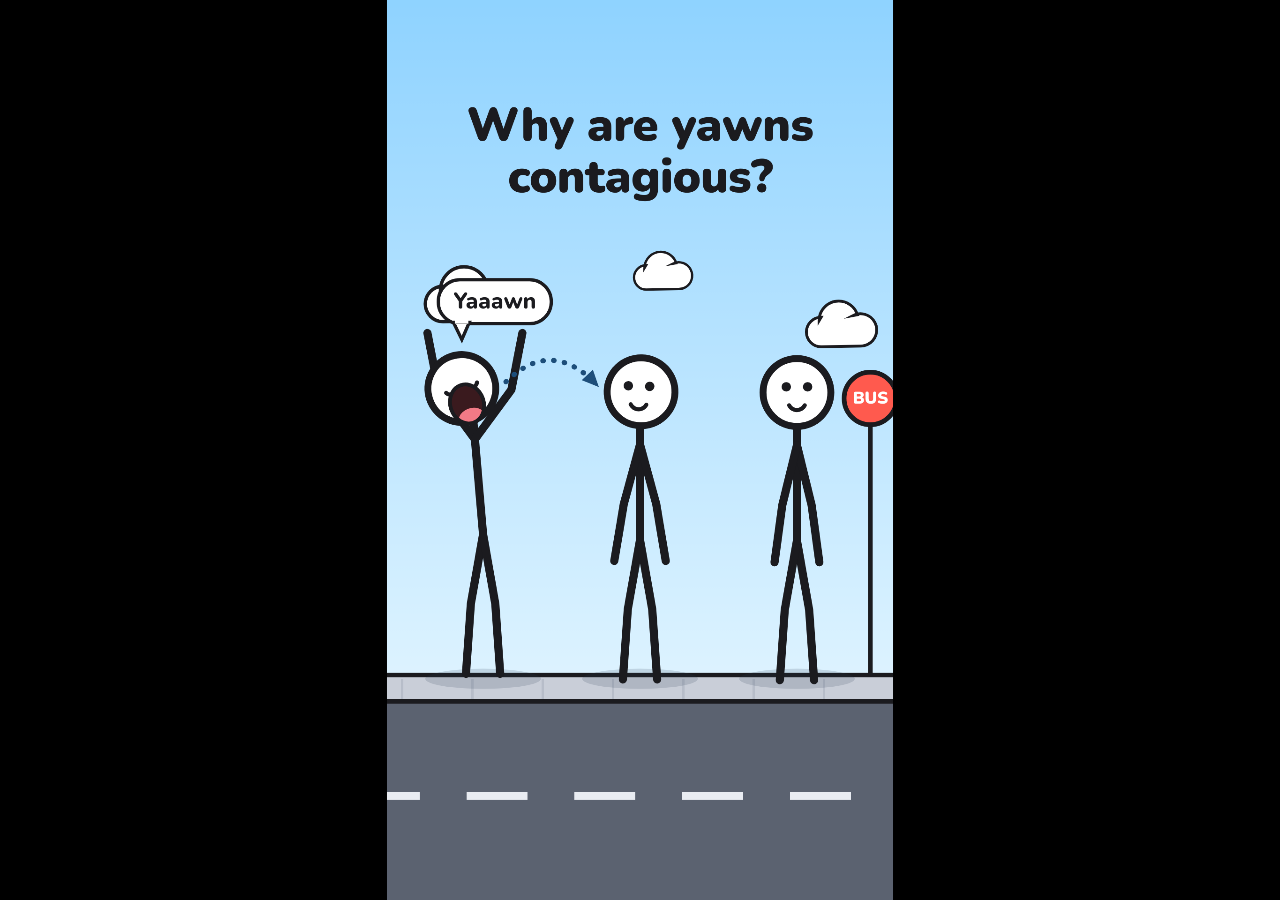
<file: .claude/skills/stick-figure/assets/template.html>
<!doctype html>
<html>
<head>
<meta charset="utf-8">
<meta name="viewport" content="width=device-width, initial-scale=1">
<link rel="icon" href="data:,">
<title>/stick-figure animation</title>
<!--
  The /stick-figure skill's animation: a cartoon explainer acted out by stick figures.
  A title and a one-line answer on top, a scene (street, park, room, office, classroom, night, plain) with props, and
  one to four stick figures playing timed beats: walk, run, wave, talk, yawn, look, point, think, shrug, jump, cheer,
  surprised, sad, sleep, laugh, dance, idea, fall. Speech and thought bubbles, small icons (heart, idea bulb, ?, !, Zzz)
  and dotted arrows between figures. scripts/render.py inlines the spec where it says SPEC below and records the page
  frame by frame; opened on its own, the page plays in a loop.
-->
<link rel="preconnect" href="https://fonts.googleapis.com"><link rel="preconnect" href="https://fonts.gstatic.com" crossorigin>
<link href="https://fonts.googleapis.com/css2?family=Nunito:wght@700;800;900&display=block" rel="stylesheet">
<style>
html, body { margin: 0; height: 100%; overflow: hidden; background: #000; }
#stage { position: absolute; left: 0; top: 0; transform-origin: 0 0; overflow: hidden; }
canvas { display: block; }
</style>
</head>
<body>
<div id="stage"><canvas id="c"></canvas></div>
<script>
/* ---- animate-skills kit: timing, easing, text fitting and playback (the same in every template) ---- */
window.SPEC = /*SPEC*/null;
addEventListener('error', e => { if (!window.ready) window.renderError = String(e.message || e); });
const clamp = (x, a = 0, b = 1) => Math.min(b, Math.max(a, x));
const lerp = (a, b, q) => a + (b - a) * q;
const prog = (t, t0, t1) => clamp((t - t0) / Math.max(1e-6, t1 - t0));
const E = {
  lin: x => x, out: x => 1 - Math.pow(1 - x, 3), out5: x => 1 - Math.pow(1 - x, 5), in: x => x * x * x,
  io: x => x < 0.5 ? 4 * x * x * x : 1 - Math.pow(-2 * x + 2, 3) / 2, sine: x => -(Math.cos(Math.PI * x) - 1) / 2,
  back: x => { const c1 = 1.70158, c3 = c1 + 1; return 1 + c3 * Math.pow(x - 1, 3) + c1 * Math.pow(x - 1, 2); },
};
function rng(seed) { let s = seed >>> 0; return () => { s = (s + 0x6D2B79F5) >>> 0; let t = s; t = Math.imul(t ^ (t >>> 15), t | 1); t ^= t + Math.imul(t ^ (t >>> 7), t | 61); return ((t ^ (t >>> 14)) >>> 0) / 4294967296; }; }
function sizeOf(spec) { const m = String((spec && spec.size) || '1080x1920').match(/(\d+)\s*[x×X]\s*(\d+)/); return m ? [+m[1], +m[2]] : [1080, 1920]; }
function setupStage(W, H) {
  const st = document.getElementById('stage'); st.style.width = W + 'px'; st.style.height = H + 'px';
  const fit = () => { if (window.__RENDERER__) return; const s = Math.min(innerWidth / W, innerHeight / H); st.style.transform = `translate(${(innerWidth - W * s) / 2}px, ${(innerHeight - H * s) / 2}px) scale(${s})`; };
  fit(); addEventListener('resize', fit);
}
function autoplay() {
  if (window.__RENDERER__) return;
  const t0 = performance.now(); let busy = false;
  const loop = async () => { if (!busy) { busy = true; const T = (window.DURATION || 6) + 1.2, t = ((performance.now() - t0) / 1000) % T; try { await window.render(Math.min(t, window.DURATION)); } catch (e) { console.error(e); } busy = false; } requestAnimationFrame(loop); };
  loop();
}
async function loadFonts(list, ms = 6000) { try { await Promise.race([Promise.all(list.map(f => document.fonts.load(f))), new Promise(r => setTimeout(r, ms))]); } catch (e) {} }
function splitLines(text) { return String(text == null ? '' : text).split(/\n|\|/).map(s => s.trim()).filter(Boolean); }
function wrap(g, text, maxW) {
  const out = [];
  for (const para of splitLines(text)) {
    let line = '';
    for (const w of para.split(/\s+/)) { const t2 = line ? line + ' ' + w : w; if (line && g.measureText(t2).width > maxW) { out.push(line); line = w; } else line = t2; }
    if (line) out.push(line);
  }
  return out;
}
function balanced(g, text, maxW) {   // the same number of lines, as even as they can be ("How an idea / goes viral")
  const base = wrap(g, text, maxW); if (base.length < 2) return base;
  let lo = maxW * 0.3, hi = maxW;
  for (let k = 0; k < 16; k++) { const mid = (lo + hi) / 2, L = wrap(g, text, mid);
    if (L.length <= base.length && L.every(l => g.measureText(l).width <= mid + 0.5)) hi = mid; else lo = mid; }
  return wrap(g, text, hi);
}
function fitText(g, text, o) {
  const wt = o.weight || 800, min = o.min || o.size * 0.5, n = o.maxLines || 2;
  for (let s = o.size; s >= min; s -= Math.max(1, o.size * 0.03)) {
    g.font = `${wt} ${s}px ${o.family}`; const lines = wrap(g, text, o.maxW);
    if (lines.length <= n && lines.every(l => g.measureText(l).width <= o.maxW)) return {lines: o.balance === false ? lines : balanced(g, text, o.maxW), size: s};
  }
  g.font = `${wt} ${min}px ${o.family}`; return {lines: wrap(g, text, o.maxW).slice(0, n), size: min};
}
</script>
<script>
const DEFAULT = {
  title: 'Why are yawns contagious?', answer: 'Your brain copies what it sees', scene: 'street',
  props: [{type: 'bus-stop', x: 0.955}],
  figures: [{id: 'a', x: 0.19}, {id: 'b', x: 0.5}, {id: 'c', x: 0.81}],
  beats: [
    {who: 'a', do: 'yawn', at: 0.0, for: 1.4, say: 'Yaaawn'},
    {who: 'b', do: 'look', at: 0.6, for: 0.5, to: 'a'},
    {who: 'b', do: 'yawn', at: 1.0, for: 1.3, say: 'Yaawwn'},
    {who: 'c', do: 'look', at: 1.5, for: 0.5, to: 'b'},
    {who: 'c', do: 'yawn', at: 1.9, for: 1.4, say: 'Yaaaawn'}],
  arrows: [{from: 'a', to: 'b', at: 0.55, for: 0.35}, {from: 'b', to: 'c', at: 1.42, for: 0.32}],
};
const S = window.SPEC || DEFAULT;
const [W, H] = sizeOf(S); setupStage(W, H);
const cv = document.getElementById('c'); cv.width = W; cv.height = H; const g = cv.getContext('2d');
const U = Math.min(W / 1080, H / 1350), P = H >= W * 1.2;
const FONT = 'Nunito, "SF Pro Rounded", ui-rounded, -apple-system, "Segoe UI", Roboto, Helvetica, Arial, sans-serif';
const INK = '#1B1B1F';
const GY = P ? H * 0.75 : H * 0.84;                                      // the ground line
const FS = P ? 1.34 * W / 1080 : 0.40 * H / 504;                          // figure scale (a figure is ~504 units tall)
const NIGHT = S.scene === 'night' || S.scene === 'space';
const TXT = NIGHT ? '#FFFFFF' : INK, ANS = NIGHT ? '#A8D8FF' : '#1D4E7A';
const at = b => Number(b.at != null ? b.at : (b.t != null ? b.t : 0)), dur = b => Number(b.for != null ? b.for : (b.dur != null ? b.dur : 1.2));

// ---------------- figures and their timelines ----------------
const FIGS = (S.figures && S.figures.length ? S.figures : DEFAULT.figures).slice(0, 5).map((f, i, all) => ({
  id: String(f.id != null ? f.id : 'f' + i), x0: Number(f.x != null ? f.x : (i + 1) / (all.length + 1)), i,
  hat: f.hat || null, hatColor: f.hatColor || f.color || '#FF5A4E', head: f.head || '#FFFFFF', glasses: !!f.glasses, tie: f.tie || null,
  label: f.label || null, facing: f.facing === 'left' ? -1 : f.facing === 'right' ? 1 : 0, scale: Number(f.scale) || 1,
  kind: ['cat', 'dog'].includes(String(f.kind).toLowerCase()) ? String(f.kind).toLowerCase() : 'person', hairColor: f.hatColor || INK,
  on: f.on || null,
}));
const BYID = Object.fromEntries(FIGS.map(f => [f.id, f]));
const BEATS = (S.beats || []).map(b => Object.assign({}, b, {s: at(b), d: Math.max(0.2, dur(b)), who: String(b.who)})).filter(b => BYID[b.who]).sort((p, q) => p.s - q.s);
BEATS.forEach(b => { b.d0 = b.d; });
BEATS.forEach(b => { if (b.do !== 'fall') return; const nx = BEATS.find(o => o.who === b.who && o.s > b.s); b.d = (nx ? nx.s : 999) - b.s; b.hold = true; });
const NO_HOLD = ['walk', 'run', 'yawn', 'talk', 'meow', 'bark'];
let PAYOFF = null;
FIGS.forEach(f => { const mine = BEATS.filter(b => b.who === f.id && b.do !== 'relabel'); const last = mine[mine.length - 1];   // the payoff stays on screen
  if (last && !NO_HOLD.includes(last.do) && !last.hold && !mine.some(b => b !== last && b.s + b.d0 > last.s + last.d0)) { last.d = 999; last.hold = true; } });
BEATS.forEach(b => { if (b.hold && b.say && b.do !== 'fall' && (!PAYOFF || b.s >= PAYOFF.s)) PAYOFF = b; });   // the last line said stays up
FIGS.forEach(f => {   // x over time: each walk/run moves the figure from where it is to its "to"
  let x = f.x0; f.moves = [];
  BEATS.filter(b => b.who === f.id && (b.do === 'walk' || b.do === 'run') && b.to != null).forEach(b => {
    const to = typeof b.to === 'number' ? b.to : (BYID[b.to] ? BYID[b.to].x0 + (BYID[b.to].x0 > x ? -0.16 : 0.16) : x);
    f.moves.push({s: b.s, e: b.s + b.d, from: x, to}); x = to; });
});
const xAt = (f, t) => { let x = f.x0; for (const m of f.moves) { if (t >= m.e) x = m.to; else if (t > m.s) return lerp(m.from, m.to, (m.e - m.s) > 0.8 ? E.sine(prog(t, m.s, m.e)) : E.io(prog(t, m.s, m.e))); } return x; };
const targetX = (b, f, t) => b.to == null ? null : typeof b.to === 'number' ? b.to * W : BYID[b.to] ? xAt(BYID[b.to], t) * W : null;
const SURFACE = {table: 230, desk: 250, bench: 120, shelf: 330, bed: 150, floor: 0};
const elev = f => (f.on ? (typeof f.on === 'number' ? f.on : (SURFACE[f.on] || 0)) * U : 0);   // standing on a table etc.
const headY = o => GY - elev(o) - (o.kind === 'person' ? 450 : 120) * FS * o.scale;
const targetY = b => typeof b.to === 'number' ? GY - (b.toHeight != null ? Number(b.toHeight) : 240) * U : BYID[b.to] ? headY(BYID[b.to]) : null;
function facingAt(f, t, animal) {
  let fc = f.facing || (f.x0 <= 0.5 ? 1 : -1); const evs = [];
  f.moves.forEach(m => evs.push({t: m.s, dir: Math.sign(m.to - m.from)}));
  BEATS.forEach(b => { if (b.who === f.id && b.to != null && (['point', 'swipe', 'paw', 'push'].includes(b.do) || (animal && b.do === 'look'))) evs.push({t: b.s, b}); });
  evs.sort((a, b) => a.t - b.t);
  for (const e of evs) { if (e.t > t) break; const d = e.dir != null ? e.dir : Math.sign(targetX(e.b, f, e.t) - xAt(f, e.t) * W); if (d) fc = d; }
  return fc;
}
const LAST = Math.max(0, ...BEATS.map(b => b.do === 'fall' ? b.s + 1.2 : b.s + b.d0), ...(S.arrows || []).map(a => at(a) + dur(a)), ...(S.props || []).filter(p => p.fallAt != null).map(p => Number(p.fallAt) + 1.2));
window.DURATION = Number(S.duration) || Math.max(5, LAST + 1.3);
const ANSWER_AT = S.answerAt != null ? Number(S.answerAt) : Math.min(1.1, window.DURATION * 0.22);

// ---------------- poses (degrees, 0 = right, 90 = down; drawn facing right, mirrored when facing left) ----------------
const IDLE = {lean: 0, tilt: 0, turn: 0, armL: [104, 98], armR: [76, 82], legL: [100, 94], legR: [80, 86], lift: 0, jump: 0, rot: 0, dx: 0};
const CH = {   // the channels each action drives (the others keep breathing or follow other actions)
  body: ['lean', 'lift', 'jump', 'rot', 'dx'], arms: ['armL', 'armR'], armR: ['armR'], legs: ['legL', 'legR'], head: ['tilt', 'turn'],
};
const sw = (u, period) => Math.sin(2 * Math.PI * u / period);
const ACTIONS = {
  walk: (u, b, f) => { const ph = 2 * Math.PI * u / 0.62, s = Math.sin(ph), c = Math.cos(ph);
    return {ch: ['body', 'arms', 'legs'], legL: [90 + 26 * s, 90 + 26 * s + 26 * Math.max(0, -c)], legR: [90 - 26 * s, 90 - 26 * s + 26 * Math.max(0, c)],
      armL: [90 - 24 * s, 70 - 24 * s], armR: [90 + 24 * s, 70 + 24 * s], lift: 7 * Math.abs(s), lean: 4, mouth: 'smile'}; },
  run: (u, b, f) => { const ph = 2 * Math.PI * u / 0.42, s = Math.sin(ph), c = Math.cos(ph);
    return {ch: ['body', 'arms', 'legs'], legL: [90 + 40 * s, 95 + 40 * s + 50 * Math.max(0, -c)], legR: [90 - 40 * s, 95 - 40 * s + 50 * Math.max(0, c)],
      armL: [90 - 45 * s, 20 - 45 * s], armR: [90 + 45 * s, 20 + 45 * s], lift: 14 * Math.abs(s), lean: 11, mouth: 'open', open: 0.4}; },
  wave: (u) => ({ch: ['armR'], armR: [-52, -95 + 30 * sw(u, 0.42)], mouth: 'grin'}),
  talk: (u) => ({ch: ['armR'], armR: [42 + 6 * sw(u, 0.9), -18 + 24 * sw(u, 0.9)], mouth: 'open', open: 0.25 + 0.3 * Math.abs(sw(u, 0.26))}),
  yawn: (u, b) => { const k = clamp(Math.min(u / 0.45, (b.d - u) / 0.45));   // rise, hold, fall
    const q = E.io(k); return {ch: ['body', 'arms', 'head'], w: q, lean: -5, tilt: -14, armL: [236, 262], armR: [-56, -82], lift: 10, mouth: 'yawn', open: q, eyes: q > 0.55 ? 'closed' : 'open'}; },
  look: (u, b, f, t) => { const tx = targetX(b, f, t); const dir = tx == null ? 1 : Math.sign(tx - xAt(f, t) * W) || 1; return {ch: ['head'], turn: 1.4 * dir * f.face, tilt: -10 * dir * f.face}; },
  raise: (u) => ({ch: ['armR'], armR: [-52, -78], mouth: 'smile'}),
  write: (u) => ({ch: ['armR', 'head'], armR: [40 + 5 * sw(u, 0.5), 70 + 14 * sw(u, 0.25)], tilt: 12, turn: 0.5, mouth: 'flat'}),
  relabel: () => ({ch: []}),
  point: (u, b, f, t) => { const tx = targetX(b, f, t), fx = xAt(f, t) * W, dir = tx == null ? 1 : Math.sign(tx - fx) || 1, sy = GY - elev(f) - 366 * FS * f.scale;
    const near = tx != null && BYID[b.to] && Math.abs(tx - fx) < 260 * FS * f.scale, tgt = BYID[b.to];
    const ty = near ? GY - elev(tgt) - (tgt.kind === 'person' ? 300 : 80) * FS * tgt.scale : (targetY(b) != null ? targetY(b) : sy - H * 0.04);
    const ang = tx == null ? -8 : Math.atan2(ty - sy, Math.max(30, Math.abs(tx - fx))) * 180 / Math.PI;
    return {ch: ['armR', 'head'], face: dir, armR: [ang, ang - 4], turn: 1, mouth: 'open', open: 0.15}; },
  think: (u) => ({ch: ['armR', 'head'], armR: [62, -118], tilt: 9, turn: 0.35, eyes: 'up', mouth: 'flat'}),
  shrug: (u) => ({ch: ['arms', 'head', 'body'], armL: [128, 205], armR: [52, -25], tilt: 9, lift: 5 * Math.abs(sw(u, 1.2)), mouth: 'flat'}),
  jump: (u, b) => { const k = (u % 0.7) / 0.7, air = Math.max(0, Math.sin(Math.PI * clamp((k - 0.18) / 0.62)));
    return {ch: ['body', 'arms', 'legs'], jump: 105 * air, lift: k < 0.18 ? -14 * Math.sin(Math.PI * k / 0.18) : 0, armL: [lerp(110, 228, air), lerp(100, 235, air)], armR: [lerp(70, -48, air), lerp(80, -55, air)],
      legL: [100 + 18 * air, 94 + 40 * air], legR: [80 - 18 * air, 86 - 40 * air], mouth: 'grin'}; },
  cheer: (u) => ({ch: ['arms', 'body'], armL: [232 + 6 * sw(u, 0.4), 240 + 10 * sw(u, 0.4)], armR: [-52 - 6 * sw(u, 0.4), -60 - 10 * sw(u, 0.4)], lift: 8 * Math.abs(sw(u, 0.8)), mouth: 'grin', eyes: 'happy'}),
  surprised: (u) => { const q = E.out(clamp(u / 0.18)); return {ch: ['arms', 'body', 'head'], armL: [lerp(104, 205, q), lerp(98, 150, q)], armR: [lerp(76, -25, q), lerp(82, 30, q)], dx: -14 * q, tilt: -5, mouth: 'O', eyes: 'wide', emote: 'exclaim'}; },
  sad: (u) => ({ch: ['arms', 'body', 'head'], armL: [94, 92], armR: [86, 88], lean: -3, tilt: 14, lift: -6, mouth: 'frown', eyes: 'sad', emote: 'tear'}),
  sleep: (u) => ({ch: ['arms', 'body', 'head'], armL: [100, 96], armR: [80, 84], lean: -2, tilt: 22, mouth: 'flat', eyes: 'closed', emote: 'zzz'}),
  laugh: (u) => ({ch: ['body', 'arms', 'head'], lift: 7 * Math.abs(sw(u, 0.24)), tilt: -9, armL: [120, 60], armR: [60, 120], mouth: 'grin', eyes: 'happy'}),
  dance: (u) => { const s = sw(u, 0.7); return {ch: ['body', 'arms', 'legs'], dx: 14 * s, lean: 6 * s, armL: [s > 0 ? 220 : 130, s > 0 ? 250 : 170], armR: [s > 0 ? 50 : -40, s > 0 ? 10 : -80],
    legL: [100 + 8 * s, 94], legR: [80 + 8 * s, 86], lift: 6 * Math.abs(s), mouth: 'grin', eyes: 'happy', emote: 'music'}; },
  idea: (u) => ({ch: ['armR', 'head'], armR: [-78, -96], turn: 0.4, tilt: -4, mouth: 'grin', eyes: 'wide', emote: 'bulb'}),
  love: (u) => ({ch: ['arms', 'head'], armL: [60, -20], armR: [120, 200], tilt: 6, mouth: 'smile', eyes: 'happy', emote: 'heart'}),
  fall: (u) => { const q = E.in(clamp(u / 0.45)); return {ch: ['body', 'arms', 'legs'], rot: 84 * q, armL: [lerp(104, 205, q), lerp(98, 218, q)], armR: [lerp(76, 158, q), lerp(82, 172, q)], mouth: 'O', eyes: q > 0.9 ? 'x' : 'wide', emote: q > 0.95 ? 'stars' : null}; },
  idle: () => ({ch: []}),
};
const FRONT = ['yawn', 'cheer', 'shrug', 'sad', 'sleep', 'laugh', 'surprised', 'jump', 'love'];
function poseAt(f, t) {
  const br = Math.sin((t + f.i * 0.7) * 2 * Math.PI / 1.6);
  let p = Object.assign({}, IDLE, {armL: [IDLE.armL[0] + 2.5 * br, IDLE.armL[1] + 3 * br], armR: [IDLE.armR[0] - 2.5 * br, IDLE.armR[1] - 3 * br], lift: 2 * br});
  const face = {mouth: 'smile', open: 0, eyes: 'open', emote: null, w: 0}; let facing = facingAt(f, t, false), say = null;
  f.face = facing;
  for (const b of BEATS) {
    if (b.who !== f.id || t < b.s || t > b.s + b.d) continue;
    const fn = ACTIONS[b.do] || ACTIONS.idle, u = t - b.s, A = fn(u, b, f, t);
    if (A.face) { facing = A.face; f.face = facing; }
    let w = A.w != null ? A.w : b.hold ? E.io(clamp(u / 0.18)) : Math.min(E.io(clamp(u / 0.18)), E.io(clamp((b.d - u) / 0.22)));
    if (b.do === 'walk' || b.do === 'run') w = Math.min(1, w * 1.6);
    const keys = [].concat(...(A.ch || []).map(c => CH[c]));
    for (const k of keys) { if (A[k] == null) continue; p[k] = Array.isArray(p[k]) ? p[k].map((v, j) => lerp(v, A[k][j], w)) : lerp(p[k], A[k], w); }
    if (w > 0.45 || A.mouth === 'yawn') { if (A.mouth) { face.mouth = A.mouth; face.open = A.open || 0; } if (A.eyes) face.eyes = A.eyes; if (A.emote !== undefined) face.emote = A.emote; }
    const sEnd = b === PAYOFF ? 999 : b.d0;
    if (b.say && u > 0.08 && u < sEnd - 0.02) say = {text: b.say, kind: b.do === 'think' ? 'thought' : 'speech', q: Math.min(clamp(u / 0.25), clamp((sEnd - u) / 0.2))};
  }
  if (say) face.emote = null;
  return {p, face, facing, say};
}

// ---------------- drawing the figure ----------------
const seg = (x, y, ang, len) => { const r = ang * Math.PI / 180; return [x + len * Math.cos(r), y + len * Math.sin(r)]; };
function drawFigure(f, t) {
  if (f.kind !== 'person') return drawAnimal(f, t);
  const {p, face, facing, say} = poseAt(f, t), fx = xAt(f, t) * W, s = FS * f.scale, GYf = GY - elev(f);
  g.save(); g.translate(fx + p.dx * s * facing, GYf); g.scale(s * facing, s);
  g.save(); g.fillStyle = NIGHT ? 'rgba(0,0,0,0.25)' : 'rgba(40,60,80,0.16)'; g.beginPath(); g.ellipse(0, 6, 92 * (1 - 0.3 * clamp(p.jump / 105)), 16, 0, 0, 2 * Math.PI); g.fill(); g.restore();
  g.translate(0, -p.jump); if (p.rot) g.rotate(p.rot * Math.PI / 180);
  const hipX = 0, hipY = -214 - p.lift, torso = 178, lr = p.lean * Math.PI / 180;
  const neckX = hipX + torso * Math.sin(lr), neckY = hipY - torso * Math.cos(lr), shX = hipX + (torso - 26) * Math.sin(lr), shY = hipY - (torso - 26) * Math.cos(lr);
  g.lineCap = 'round'; g.lineJoin = 'round'; g.strokeStyle = INK; g.lineWidth = 13;
  const limb = (x, y, a1, a2, l1, l2) => { const [ex, ey] = seg(x, y, a1, l1), [hx, hy] = seg(ex, ey, a2, l2); g.beginPath(); g.moveTo(x, y); g.lineTo(ex, ey); g.lineTo(hx, hy); g.stroke(); };
  limb(hipX, hipY, p.legL[0], p.legL[1], 112, 112); limb(hipX, hipY, p.legR[0], p.legR[1], 112, 112);
  g.beginPath(); g.moveTo(hipX, hipY); g.lineTo(neckX, neckY); g.stroke();
  if (f.tie) { g.fillStyle = f.tie; g.beginPath(); g.moveTo(neckX - 9, neckY + 14); g.lineTo(neckX + 9, neckY + 14); g.lineTo(neckX + 13, neckY + 92); g.lineTo(neckX, neckY + 108); g.lineTo(neckX - 13, neckY + 92); g.closePath(); g.fill(); g.lineWidth = 5; g.stroke(); g.lineWidth = 13; }
  limb(shX, shY, p.armL[0], p.armL[1], 98, 92); limb(shX, shY, p.armR[0], p.armR[1], 98, 92);
  const hr = 54, tilt = (p.tilt + p.lean) * Math.PI / 180, hx = neckX + (hr + 4) * Math.sin(tilt), hy = neckY - (hr + 4) * Math.cos(tilt);
  g.save(); g.translate(hx, hy); g.rotate(tilt);
  g.beginPath(); g.arc(0, 0, hr, 0, 2 * Math.PI); g.fillStyle = f.head; g.fill(); g.lineWidth = 11; g.stroke();
  const ox = 15 * p.turn;
  g.lineWidth = 6.5; g.fillStyle = INK;
  for (const ex of [-17, 17]) {
    const k = face.eyes;
    if (k === 'closed') { g.beginPath(); g.arc(ex + ox, -6, 10, 0.15 * Math.PI, 0.85 * Math.PI); g.stroke(); }
    else if (k === 'happy') { g.beginPath(); g.arc(ex + ox, -2, 10, 1.15 * Math.PI, 1.85 * Math.PI); g.stroke(); }
    else if (k === 'x') { g.beginPath(); g.moveTo(ex + ox - 8, -17); g.lineTo(ex + ox + 8, -1); g.moveTo(ex + ox + 8, -17); g.lineTo(ex + ox - 8, -1); g.stroke(); }
    else if (k === 'sad') { g.beginPath(); g.arc(ex + ox, -6, 6.5, 0, 2 * Math.PI); g.fill(); g.beginPath(); g.moveTo(ex + ox - 12 * Math.sign(ex), -24); g.lineTo(ex + ox + 8 * Math.sign(ex), -19); g.stroke(); }
    else { const r = k === 'wide' ? 10 : 7.5, oy = k === 'up' ? -14 : -9; g.beginPath(); g.arc(ex + ox, oy, r, 0, 2 * Math.PI); g.fill(); if (k === 'wide') { g.fillStyle = '#FFF'; g.beginPath(); g.arc(ex + ox + 3, oy - 3, 3, 0, 2 * Math.PI); g.fill(); g.fillStyle = INK; } }
  }
  if (f.glasses) { g.lineWidth = 4.5; for (const ex of [-17, 17]) { g.beginPath(); g.arc(ex + ox, -9, 15, 0, 2 * Math.PI); g.stroke(); } g.beginPath(); g.moveTo(-2 + ox, -11); g.lineTo(2 + ox, -11); g.stroke(); }
  const m = face.mouth, op = face.open; g.lineWidth = 6.5;
  if (m === 'yawn' && op > 0.08) { const mw = 10 + 17 * op, mh = 6 + 26 * op; g.beginPath(); g.ellipse(ox, 22 + 4 * op, mw, mh, 0, 0, 2 * Math.PI); g.fillStyle = '#3A1A1E'; g.fill(); g.lineWidth = 6; g.stroke();
    g.save(); g.beginPath(); g.ellipse(ox, 22 + 4 * op, mw - 3, mh - 3, 0, 0, 2 * Math.PI); g.clip(); g.beginPath(); g.ellipse(ox, 22 + 4 * op + mh * 0.75, mw * 0.8, mh * 0.5, 0, 0, 2 * Math.PI); g.fillStyle = '#F27A86'; g.fill(); g.restore(); }
  else if (m === 'open' || m === 'O') { const mw = m === 'O' ? 11 : 13, mh = m === 'O' ? 14 : 4 + 16 * op; g.beginPath(); g.ellipse(ox, 22, mw, mh, 0, 0, 2 * Math.PI); g.fillStyle = '#3A1A1E'; g.fill(); g.lineWidth = 5.5; g.stroke(); }
  else if (m === 'grin') { g.beginPath(); g.moveTo(ox - 20, 12); g.quadraticCurveTo(ox, 46, ox + 20, 12); g.closePath(); g.fillStyle = '#3A1A1E'; g.fill(); g.lineWidth = 5.5; g.stroke(); }
  else if (m === 'frown') { g.beginPath(); g.arc(ox, 34, 14, 1.15 * Math.PI, 1.85 * Math.PI); g.stroke(); }
  else if (m === 'flat') { g.beginPath(); g.moveTo(ox - 12, 22); g.lineTo(ox + 12, 22); g.stroke(); }
  else { g.beginPath(); g.arc(ox, 14, 14, 0.15 * Math.PI, 0.85 * Math.PI); g.stroke(); }
  drawHat(f, hr);
  g.restore();
  g.restore();
  // where the head is on screen, for bubbles and icons
  const c = Math.cos((p.rot || 0) * Math.PI / 180), sn = Math.sin((p.rot || 0) * Math.PI / 180);
  const lx = hx * c - (hy) * sn, ly = hx * sn + hy * c;
  f.headPos = {x: fx + (p.dx + lx) * s * facing, y: GYf + (ly - p.jump) * s, r: hr * s};
  f.anim = {face, say, facing};
}
// ---------------- animals: a stick cat or dog seen from the side ----------------
function animalState(f, t) {
  const st = {gait: 0, gaitW: 0, run: 0, jump: 0, sit: 0, swipe: 0, swipeU: 0, lie: 0, arch: 0, turn: 0, mouth: 0, eyes: 'open', emote: null, wag: 0, say: null};
  const facing = facingAt(f, t, true);
  for (const b of BEATS) {
    if (b.who !== f.id || t < b.s || t > b.s + b.d) continue;
    const u = t - b.s, w = b.hold ? E.io(clamp(u / 0.18)) : Math.min(E.io(clamp(u / 0.18)), E.io(clamp((b.d - u) / 0.22)));
    const tx = targetX(b, f, t), dir = tx == null ? 0 : Math.sign(tx - xAt(f, t) * W);
    switch (b.do) {
      case 'walk': case 'run': st.gait = u / (b.do === 'run' ? 0.34 : 0.52); st.gaitW = Math.max(st.gaitW, Math.min(1, w * 1.6)); if (b.do === 'run') st.run = 1; break;
      case 'jump': { const k = (u % 0.7) / 0.7; st.jump = Math.max(st.jump, 95 * Math.max(0, Math.sin(Math.PI * clamp((k - 0.15) / 0.7))) * w); st.wag = 1; break; }
      case 'sit': st.sit = Math.max(st.sit, w); break;
      case 'swipe': case 'paw': case 'push': st.swipe = Math.max(st.swipe, w); st.swipeU = u; break;
      case 'sleep': st.lie = Math.max(st.lie, w); st.eyes = 'closed'; if (w > 0.5) st.emote = 'zzz'; break;
      case 'talk': case 'meow': case 'bark': st.mouth = Math.max(st.mouth, w * (0.35 + 0.65 * Math.abs(Math.sin(u * 2 * Math.PI / 0.36)))); break;
      case 'surprised': st.arch = Math.max(st.arch, w); st.eyes = 'wide'; st.emote = 'exclaim'; st.jump = Math.max(st.jump, 45 * Math.max(0, Math.sin(Math.PI * clamp(u / 0.4)))); break;
      case 'look': break;
      case 'love': st.emote = 'heart'; st.eyes = 'happy'; st.wag = 1; break;
      case 'idea': st.emote = 'bulb'; st.eyes = 'wide'; break;
      case 'sad': st.emote = 'tear'; st.eyes = 'sad'; break;
      case 'wag': case 'cheer': case 'dance': case 'laugh': st.wag = 1; st.eyes = 'happy'; if (b.do === 'dance') st.jump = Math.max(st.jump, 16 * Math.abs(Math.sin(u * 2 * Math.PI / 0.5))); break;
      default: break;
    }
    const sEnd = b === PAYOFF ? 999 : b.d0;
    if (b.say && u > 0.08 && u < sEnd - 0.02) st.say = {text: b.say, kind: 'speech', q: Math.min(clamp(u / 0.25), clamp((sEnd - u) / 0.2))};
  }
  if (st.say) st.emote = null;
  return {st, facing};
}
function drawAnimal(f, t) {
  const {st, facing} = animalState(f, t), cat = f.kind === 'cat', fx = xAt(f, t) * W, s = FS * f.scale * (cat ? 1 : 1.15), GYf = GY - elev(f);
  const raw = (S.figures && S.figures[f.i]) || {}, earCol = raw.hatColor || (cat ? f.head : '#8B5E3C');
  g.save(); g.translate(fx, GYf); g.scale(s * facing, s);
  g.save(); g.fillStyle = NIGHT ? 'rgba(0,0,0,0.25)' : 'rgba(40,60,80,0.16)'; g.beginPath(); g.ellipse(0, 6, 110 * (1 - 0.3 * clamp(st.jump / 95)), 13, 0, 0, 2 * Math.PI); g.fill(); g.restore();
  g.translate(0, -st.jump);
  const LEG = 70, lie = st.lie, sit = st.sit * (1 - lie), br = Math.sin((t + f.i) * 2 * Math.PI / 1.6) * 2;
  const bodyY = -LEG - 8 + lie * (LEG - 4), hipX = -62, shX = 58, hipY = bodyY + sit * 48, shY = bodyY - sit * 22 - st.arch * 20;
  g.lineCap = 'round'; g.lineJoin = 'round'; g.strokeStyle = INK; g.lineWidth = 12;
  const ph = st.gait * 2 * Math.PI, gw = st.gaitW, A = st.run ? 34 : 24;
  const leg = (x, y, swing, len) => { const a = (90 + swing) * Math.PI / 180; g.beginPath(); g.moveTo(x, y); g.lineTo(x + Math.cos(a) * len, Math.min(0, y + Math.sin(a) * len)); g.stroke(); };
  if (lie < 0.5) {
    const backLen = Math.max(20, -hipY), frontLen = -shY;
    if (sit > 0.05) { g.beginPath(); g.moveTo(hipX, hipY); g.lineTo(hipX + 40 * sit, lerp(hipY + backLen, -6, sit)); g.lineTo(hipX + 10, 0); g.stroke(); }
    else { leg(hipX + 6, hipY, gw * A * Math.sin(ph), backLen); leg(hipX - 8, hipY, gw * A * Math.sin(ph + Math.PI), backLen); }
    const sw = st.swipe, swa = sw > 0 ? lerp(0, -95 + 30 * Math.sin(st.swipeU * 2 * Math.PI / 0.4), sw) : 0;
    leg(shX + 8, shY, gw * A * Math.sin(ph + Math.PI) * (1 - sw) + swa, frontLen * (sw > 0.5 ? 0.85 : 1));
    leg(shX - 8, shY, gw * A * Math.sin(ph), frontLen);
  } else { g.beginPath(); g.moveTo(hipX + 10, bodyY); g.lineTo(hipX + 40, -4); g.moveTo(shX - 10, bodyY); g.lineTo(shX + 24, -4); g.stroke(); }
  g.beginPath(); g.moveTo(hipX, hipY); g.quadraticCurveTo(0, Math.min(hipY, shY) - 12 - st.arch * 38 + br, shX, shY); g.stroke();   // the back
  const sway = st.wag ? Math.sin(t * 24) * 22 : Math.sin(t * 2.4 + f.i) * (cat ? 16 : 8);
  g.beginPath(); g.moveTo(hipX, hipY);                                                                                                    // the tail
  if (cat) g.bezierCurveTo(hipX - 46, hipY - 6, hipX - 66 + sway * 0.4, hipY - 70, hipX - 34 + sway, hipY - 104 + lie * 60);
  else g.quadraticCurveTo(hipX - 34, hipY - 18, hipX - 50 + sway, hipY - 54 + lie * 30);
  g.stroke();
  const hr = cat ? 33 : 36, hx = shX + 30, hy = shY - 30 - sit * 4 + lie * 8;
  g.save(); g.translate(hx, hy); g.rotate((st.arch ? -0.1 : 0) + 0.15 * lie);
  g.fillStyle = f.head; g.lineWidth = 10;
  if (cat) for (const ex of [-18, 16]) { g.beginPath(); g.moveTo(ex - 13, -hr * 0.62); g.lineTo(ex - 2, -hr - 26); g.lineTo(ex + 13, -hr * 0.66); g.closePath(); g.fillStyle = earCol; g.fill(); g.stroke(); }
  g.fillStyle = f.head; g.beginPath(); g.arc(0, 0, hr, 0, 2 * Math.PI); g.fill(); g.stroke();
  if (!cat) { g.beginPath(); g.ellipse(-hr * 0.72, -2, 13, 30, 0.35, 0, 2 * Math.PI); g.fillStyle = earCol; g.fill(); g.stroke();
    g.beginPath(); g.ellipse(hr * 0.78, 10, 18, 14, 0, 0, 2 * Math.PI); g.fillStyle = f.head; g.fill(); g.stroke(); }
  const ox = 6 + 7 * st.turn; g.fillStyle = INK; g.lineWidth = 5.5;
  for (const ex of [-6, 14]) {
    if (st.eyes === 'closed') { g.beginPath(); g.arc(ex + ox, -6, 7, 0.15 * Math.PI, 0.85 * Math.PI); g.stroke(); }
    else if (st.eyes === 'happy') { g.beginPath(); g.arc(ex + ox, -2, 7, 1.15 * Math.PI, 1.85 * Math.PI); g.stroke(); }
    else { g.beginPath(); g.arc(ex + ox, -8, st.eyes === 'wide' ? 7.5 : 5.5, 0, 2 * Math.PI); g.fill(); }
  }
  const nx = cat ? 20 : hr * 0.78 + 12, ny = cat ? 8 : 4;
  g.beginPath(); g.moveTo(nx - 5, ny); g.lineTo(nx + 5, ny); g.lineTo(nx, ny + 6); g.closePath(); g.fillStyle = cat ? '#F27A86' : INK; g.fill();
  if (st.mouth > 0.08) { g.beginPath(); g.ellipse(nx - 2, ny + 16, 7, 4 + 9 * st.mouth, 0, 0, 2 * Math.PI); g.fillStyle = '#3A1A1E'; g.fill(); }
  else { g.lineWidth = 4; g.beginPath(); g.arc(nx - 5, ny + 8, 5, 0.1 * Math.PI, 0.9 * Math.PI); g.stroke(); g.beginPath(); g.arc(nx + 5, ny + 8, 5, 0.1 * Math.PI, 0.9 * Math.PI); g.stroke(); }
  if (cat) { g.lineWidth = 3; for (const [dy, a] of [[-2, -0.12], [6, 0.12]]) { g.beginPath(); g.moveTo(nx + 6, ny + dy + 6); g.lineTo(nx + 44, ny + dy + 6 + 44 * a); g.stroke(); } }
  g.restore();
  g.restore();
  f.headPos = {x: fx + hx * s * facing, y: GYf + (hy - st.jump) * s, r: (hr + 12) * s};
  f.anim = {face: {emote: st.emote}, say: st.say, facing};
}

function drawHat(f, hr) {
  if (!f.hat) return; g.lineWidth = 8; g.strokeStyle = INK; g.fillStyle = f.hatColor;
  if (f.hat === 'cap') { g.beginPath(); g.arc(0, -16, hr - 2, Math.PI * 1.05, Math.PI * 1.95); g.closePath(); g.fill(); g.stroke(); g.beginPath(); g.roundRect(8, -26, 62, 14, 7); g.fill(); g.stroke(); }
  else if (f.hat === 'tophat') { g.beginPath(); g.roundRect(-62, -58, 124, 16, 8); g.fill(); g.stroke(); g.beginPath(); g.roundRect(-38, -132, 76, 78, 6); g.fill(); g.stroke(); }
  else if (f.hat === 'beanie') { g.beginPath(); g.arc(0, -18, hr - 1, Math.PI, 2 * Math.PI); g.closePath(); g.fill(); g.stroke(); g.beginPath(); g.arc(0, -hr - 22, 13, 0, 2 * Math.PI); g.fill(); g.stroke(); }
  else if (f.hat === 'crown') { g.fillStyle = f.hatColor === '#FF5A4E' ? '#FFC93C' : f.hatColor; g.beginPath(); g.moveTo(-40, -42); g.lineTo(-46, -100); g.lineTo(-20, -72); g.lineTo(0, -108); g.lineTo(20, -72); g.lineTo(46, -100); g.lineTo(40, -42); g.closePath(); g.fill(); g.stroke(); }
  else if (f.hat === 'bow') { g.beginPath(); g.moveTo(26, -50); g.lineTo(62, -76); g.lineTo(62, -30); g.closePath(); g.moveTo(26, -50); g.lineTo(-6, -78); g.lineTo(-8, -28); g.closePath(); g.fill(); g.stroke(); }
  else if (f.hat === 'hair') { g.fillStyle = f.hairColor; g.beginPath(); for (let k = 0; k <= 8; k++) { const a = Math.PI * (1.08 + 0.84 * k / 8), r = k % 2 ? hr + 22 : hr - 4; k ? g.lineTo(r * Math.cos(a), r * Math.sin(a) - 4) : g.moveTo(r * Math.cos(a), r * Math.sin(a) - 4); } g.closePath(); g.fill(); }
}

// ---------------- bubbles, icons, arrows ----------------
function bubble(f, say) {
  const q = say.q, s = 0.6 + 0.4 * E.back(clamp(q * 1.3)), hp = f.headPos, side = hp.x < W * 0.33 ? 1 : hp.x > W * 0.67 ? -1 : (f.i % 2 ? -1 : 1);
  const fit = fitText(g, say.text, {maxW: Math.min(W * 0.36, 420 * U), maxLines: 2, size: 48 * U, min: 26 * U, weight: 800, family: FONT});
  g.font = `800 ${fit.size}px ${FONT}`; const tw = Math.max(...fit.lines.map(l => g.measureText(l).width)), lh = fit.size * 1.12;
  const bw = tw + 64 * U, bh = fit.lines.length * lh + 40 * U;
  const x = clamp(hp.x + side * (bw * 0.25 + 10 * U), bw / 2 + 16 * U, W - bw / 2 - 16 * U);
  let y = hp.y - hp.r - bh / 2 - 66 * U;
  FIGS.forEach(o => { if (o === f || !o.headPos) return; const oh = o.headPos;   // never over a neighbour's face
    if (Math.abs(oh.x - x) < bw / 2 + oh.r) y = Math.min(y, oh.y - oh.r - bh / 2 - 44 * U); });
  y = Math.max(y, TEXT_BOTTOM + bh / 2 + 22 * U);
  g.save(); g.translate(x, y); g.scale(s, s); g.globalAlpha = clamp(q * 1.6);
  g.fillStyle = '#FFFFFF'; g.strokeStyle = INK; g.lineWidth = 7 * U;
  if (say.kind === 'thought') {
    g.beginPath(); g.ellipse(0, 0, bw / 2 + 16 * U, bh / 2 + 10 * U, 0, 0, 2 * Math.PI); g.fill(); g.stroke();
    const tx = hp.x - x, ty = hp.y - hp.r - y; [[0.45, 16], [0.72, 10]].forEach(([k, r]) => { g.beginPath(); g.arc(tx * k, bh / 2 + (ty - bh / 2) * k, r * U, 0, 2 * Math.PI); g.fill(); g.stroke(); });
  } else {
    const tx = clamp(hp.x - x, -bw / 2 + 30 * U, bw / 2 - 30 * U);
    g.beginPath(); g.roundRect(-bw / 2, -bh / 2, bw, bh, Math.min(46 * U, bh / 2)); g.fill(); g.stroke();
    g.beginPath(); g.moveTo(tx - 18 * U, bh / 2 - 3 * U); g.lineTo(tx + (hp.x - x - tx) * 0.4, bh / 2 + 34 * U); g.lineTo(tx + 16 * U, bh / 2 - 3 * U); g.closePath(); g.fill(); g.stroke();
    g.fillRect(tx - 15 * U, bh / 2 - 9 * U, 29 * U, 9 * U);
  }
  g.fillStyle = INK; g.textAlign = 'center'; g.textBaseline = 'middle';
  fit.lines.forEach((l, k) => g.fillText(l, 0, (k - (fit.lines.length - 1) / 2) * lh + 3 * U));
  g.restore();
}
function emote(f, kind, t) {
  if (!kind) return; const hp = f.headPos, x = hp.x + hp.r * 1.1 * (f.anim.facing || 1), y = hp.y - hp.r * 1.55, bob = Math.sin(t * 6) * 6 * U, k = U * FS / 1.34;
  g.save(); g.translate(x, y + bob); g.scale(k, k); g.lineWidth = 7; g.strokeStyle = INK; g.lineJoin = 'round'; g.lineCap = 'round';
  if (kind === 'heart') { g.fillStyle = '#FF4D6D'; g.beginPath(); g.moveTo(0, 22); g.bezierCurveTo(-46, -8, -22, -44, 0, -20); g.bezierCurveTo(22, -44, 46, -8, 0, 22); g.fill(); g.stroke(); }
  else if (kind === 'bulb') { g.fillStyle = '#FFD84D'; g.beginPath(); g.arc(0, -14, 30, 0.8 * Math.PI, 2.2 * Math.PI); g.lineTo(12, 24); g.lineTo(-12, 24); g.closePath(); g.fill(); g.stroke(); g.fillStyle = '#9AA3B2'; g.fillRect(-12, 26, 24, 12); g.strokeRect(-12, 26, 24, 12);
    for (let a = 0; a < 5; a++) { const ang = Math.PI * (1.05 + 0.225 * a); g.beginPath(); g.moveTo(Math.cos(ang) * 44, -14 + Math.sin(ang) * 44); g.lineTo(Math.cos(ang) * 58, -14 + Math.sin(ang) * 58); g.stroke(); } }
  else if (kind === 'exclaim' || kind === 'question') { g.fillStyle = kind === 'exclaim' ? '#FF5A4E' : '#3B82F6'; g.font = `900 92px ${FONT}`; g.textAlign = 'center'; g.textBaseline = 'middle'; g.lineWidth = 9; g.strokeText(kind === 'exclaim' ? '!' : '?', 0, 0); g.fillText(kind === 'exclaim' ? '!' : '?', 0, 0); }
  else if (kind === 'zzz') { g.fillStyle = NIGHT ? '#FFFFFF' : INK; g.font = `900 52px ${FONT}`; g.textAlign = 'center'; [0, 1, 2].forEach(i => { const ph = ((t * 0.9 + i / 3) % 1); g.globalAlpha = Math.sin(Math.PI * ph); g.fillText('Z', 20 * i + 30 * ph, -50 * ph - 18 * i); }); }
  else if (kind === 'tear') { g.fillStyle = '#5BB8FF'; g.beginPath(); const ty = 30 + ((t * 1.2) % 1) * 40; g.moveTo(-hp.r * 0.0 - 20, ty - 14); g.quadraticCurveTo(-8, ty + 8, -20, ty + 10); g.quadraticCurveTo(-32, ty + 8, -20, ty - 14); g.fill(); }
  else if (kind === 'music') { g.fillStyle = INK; g.beginPath(); g.ellipse(-10, 16, 13, 10, -0.4, 0, 2 * Math.PI); g.fill(); g.fillRect(0, -36, 6, 52); g.beginPath(); g.moveTo(6, -36); g.quadraticCurveTo(26, -26, 22, -6); g.stroke(); }
  else if (kind === 'stars') { g.fillStyle = '#FFD84D'; for (let i = 0; i < 3; i++) { const a = t * 5 + i * 2.1, sx = Math.cos(a) * 46, sy = Math.sin(a) * 14; g.save(); g.translate(sx, sy + 20); g.beginPath(); for (let k = 0; k < 10; k++) { const r = k % 2 ? 7 : 16, an = -Math.PI / 2 + k * Math.PI / 5; k ? g.lineTo(r * Math.cos(an), r * Math.sin(an)) : g.moveTo(r * Math.cos(an), r * Math.sin(an)); } g.closePath(); g.fill(); g.lineWidth = 4; g.stroke(); g.restore(); } }
  g.restore();
}
function arrow(a, t) {
  const f0 = BYID[a.from], f1 = BYID[a.to]; if (!f0 || !f1 || !f0.headPos || !f1.headPos) return;
  const t0 = at(a), t1 = t0 + dur(a), out = a.hold != null ? t1 + Number(a.hold) : t1 + 0.9;
  const q = E.io(prog(t, t0, t1)), o = 1 - prog(t, out, out + 0.3); if (q <= 0 || o <= 0) return;
  const x0 = f0.headPos.x + Math.sign(f1.headPos.x - f0.headPos.x) * f0.headPos.r * 1.3, x1 = f1.headPos.x - Math.sign(f1.headPos.x - f0.headPos.x) * f1.headPos.r * 1.3;
  const y0 = f0.headPos.y - f0.headPos.r * 0.2, y1 = f1.headPos.y - f1.headPos.r * 0.2, cx = (x0 + x1) / 2, cy = Math.min(y0, y1) - 95 * U * FS / 1.34, N = 40, col = a.color || (NIGHT ? '#A8D8FF' : '#1D4E7A');
  g.save(); g.globalAlpha = o; g.strokeStyle = col; g.lineWidth = 11 * U; g.lineCap = 'round'; g.setLineDash([1, 22 * U]); g.beginPath();
  for (let k = 0; k <= N * q; k++) { const u = k / N, px = (1 - u) * (1 - u) * x0 + 2 * (1 - u) * u * cx + u * u * x1, py = (1 - u) * (1 - u) * y0 + 2 * (1 - u) * u * cy + u * u * y1; k ? g.lineTo(px, py) : g.moveTo(px, py); }
  g.stroke(); g.setLineDash([]);
  if (q > 0.9) { const an = Math.atan2(y1 - cy, x1 - cx); g.fillStyle = col; g.beginPath(); g.moveTo(x1 + 6 * U * Math.cos(an), y1 + 6 * U * Math.sin(an));
    g.lineTo(x1 - 34 * U * Math.cos(an - 0.5), y1 - 34 * U * Math.sin(an - 0.5)); g.lineTo(x1 - 34 * U * Math.cos(an + 0.5), y1 - 34 * U * Math.sin(an + 0.5)); g.closePath(); g.fill(); }
  g.restore();
}

// ---------------- scenes and props ----------------
function cloud(x, y, s) { g.save(); g.translate(x, y); g.scale(s * U, s * U); g.beginPath(); g.arc(-60, 10, 42, Math.PI * 0.5, Math.PI * 1.5); g.arc(-10, -22, 56, Math.PI, Math.PI * 1.9); g.arc(52, 4, 46, Math.PI * 1.35, Math.PI * 0.5); g.closePath();
  g.fillStyle = '#FFFFFF'; g.fill(); g.lineWidth = 8; g.strokeStyle = INK; g.stroke(); g.restore(); }
function sky(top, bottom) { const gr = g.createLinearGradient(0, 0, 0, GY); gr.addColorStop(0, top); gr.addColorStop(1, bottom); g.fillStyle = gr; g.fillRect(0, 0, W, GY); }
function groundLine(y) { g.strokeStyle = INK; g.lineWidth = 10 * U; g.beginPath(); g.moveTo(0, y); g.lineTo(W, y); g.stroke(); }
const SCENES = {
  street: t => { sky('#8FD3FF', '#DDF3FF'); cloud(W * 0.14 + 22 * U * t, H * 0.333, 0.9); cloud(W * 0.56 - 14 * U * t, H * 0.305, 0.62); cloud(W * 0.89 + 10 * U * t, H * 0.365, 0.75);
    g.fillStyle = '#C9CED8'; g.fillRect(0, GY, W, 56 * U); g.fillStyle = '#B7BDC9'; for (let x = 30 * U; x < W; x += 150 * U) g.fillRect(x, GY + 8 * U, 5 * U, 48 * U);
    g.fillStyle = '#5B6270'; g.fillRect(0, GY + 56 * U, W, H - GY); g.fillStyle = '#E9ECF2'; for (let x = -60 * U; x < W; x += 230 * U) g.fillRect(x, GY + 250 * U, 130 * U, 16 * U);
    groundLine(GY); groundLine(GY + 56 * U); },
  park: t => { sky('#9EDCFF', '#E6F7FF'); g.fillStyle = '#FFD84D'; g.beginPath(); g.arc(W * 0.84, H * 0.36, 62 * U, 0, 2 * Math.PI); g.fill(); g.strokeStyle = INK; g.lineWidth = 8 * U; g.stroke(); cloud(W * 0.22 + 18 * U * t, H * 0.34, 0.7);
    g.fillStyle = '#8FD48A'; g.beginPath(); g.ellipse(W * 0.2, GY + 30 * U, W * 0.5, 120 * U, 0, Math.PI, 2 * Math.PI); g.fill(); g.fillStyle = '#7CC776'; g.beginPath(); g.ellipse(W * 0.85, GY + 40 * U, W * 0.45, 150 * U, 0, Math.PI, 2 * Math.PI); g.fill();
    g.fillStyle = '#4E9A4A'; g.fillRect(0, GY, W, H - GY); groundLine(GY); },
  room: t => { g.fillStyle = '#F6E7D4'; g.fillRect(0, 0, W, GY); g.fillStyle = '#C9946A'; g.fillRect(0, GY, W, H - GY); g.fillStyle = '#B78258'; for (let x = 0; x < W; x += 180 * U) g.fillRect(x, GY, 4 * U, H - GY);
    g.fillStyle = '#FFFFFF'; g.fillRect(0, GY - 26 * U, W, 26 * U); groundLine(GY); g.lineWidth = 8 * U; g.strokeRect(0, GY - 26 * U, W, 26 * U);
    g.fillStyle = '#BFE6FF'; g.beginPath(); g.roundRect(W * 0.62, H * 0.34, W * 0.28, H * 0.17, 10 * U); g.fill(); g.stroke(); g.beginPath(); g.moveTo(W * 0.76, H * 0.34); g.lineTo(W * 0.76, H * 0.51); g.moveTo(W * 0.62, H * 0.425); g.lineTo(W * 0.90, H * 0.425); g.stroke(); },
  office: t => { g.fillStyle = '#E8EDF3'; g.fillRect(0, 0, W, GY); g.fillStyle = '#9AA6B4'; g.fillRect(0, GY, W, H - GY); groundLine(GY); g.lineWidth = 8 * U; g.strokeStyle = INK;
    g.fillStyle = '#9ED4FF'; g.beginPath(); g.roundRect(W * 0.08, H * 0.33, W * 0.36, H * 0.19, 8 * U); g.fill(); g.stroke();
    g.fillStyle = '#7FA9CC'; [[0.11, 0.08], [0.18, 0.12], [0.26, 0.06], [0.33, 0.1]].forEach(([x, h]) => g.fillRect(W * x, H * (0.52 - h), W * 0.06, H * h)); g.strokeRect(W * 0.08, H * 0.33, W * 0.36, H * 0.19); },
  classroom: t => { g.fillStyle = '#F4E9D8'; g.fillRect(0, 0, W, GY); g.fillStyle = '#B98A5E'; g.fillRect(0, GY, W, H - GY); groundLine(GY); g.lineWidth = 9 * U; g.strokeStyle = INK;
    const by = Math.max(TEXT_BOTTOM + 24 * U, H * 0.29), bh2 = Math.max(80 * U, GY - 520 * FS - by - 20 * U);   // above everyone's heads
    g.fillStyle = '#2F5D50'; g.beginPath(); g.roundRect(W * 0.12, by, W * 0.76, bh2, 8 * U); g.fill(); g.stroke();
    if (S.board) { g.fillStyle = '#FFFFFF'; const fb = fitText(g, String(S.board), {maxW: W * 0.68, maxLines: 2, size: 50 * U, min: 26 * U, weight: 800, family: FONT}); g.font = `800 ${fb.size}px ${FONT}`; g.textAlign = 'center'; g.textBaseline = 'middle';
      fb.lines.forEach((l, i) => g.fillText(l, W / 2, by + bh2 / 2 + (i - (fb.lines.length - 1) / 2) * fb.size * 1.1)); } },
  night: t => { sky('#0E1A3A', '#2B3D6B'); const r = rng(5); g.fillStyle = '#FFFFFF'; for (let k = 0; k < 60; k++) { const x = r() * W, y = r() * GY * 0.95, tw = 0.5 + 0.5 * Math.sin(t * 3 + k); g.globalAlpha = 0.4 + 0.6 * tw; g.beginPath(); g.arc(x, y, (1.5 + r() * 2.5) * U, 0, 2 * Math.PI); g.fill(); } g.globalAlpha = 1;
    g.fillStyle = '#FFF4C7'; g.beginPath(); g.arc(W * 0.8, H * 0.36, 70 * U, 0, 2 * Math.PI); g.fill(); g.fillStyle = '#0E1A3A'; g.beginPath(); g.arc(W * 0.8 + 34 * U, H * 0.345, 62 * U, 0, 2 * Math.PI); g.fill();
    g.fillStyle = '#1B2747'; g.fillRect(0, GY, W, H - GY); g.strokeStyle = '#000'; g.lineWidth = 10 * U; g.beginPath(); g.moveTo(0, GY); g.lineTo(W, GY); g.stroke(); },
  plain: t => { g.fillStyle = S.background || '#FFE9C7'; g.fillRect(0, 0, W, H); g.fillStyle = 'rgba(0,0,0,0.06)'; g.fillRect(0, GY, W, H - GY); groundLine(GY); },
};
SCENES.space = SCENES.night; SCENES.home = SCENES.room; SCENES.school = SCENES.classroom; SCENES.outside = SCENES.park;
// ---------------- small objects: on the floor or on a table, desk, bench or shelf, and they can be knocked off ----------------
const SMALL = {cup: {brk: true}, mug: {brk: true}, glass: {brk: true}, vase: {brk: true}, bottle: {brk: true}, plate: {brk: true},
  ball: {ball: true}, book: {}, phone: {}, box: {}, paper: {}};
const SHARD = {cup: '#FF6B6B', mug: '#FF6B6B', glass: 'rgba(160,215,255,0.9)', vase: '#7C9CFF', bottle: '#5DBB63', plate: '#FFFFFF'};
function smallShape(type, col) {   // standing on y = 0, centred on x = 0, in units
  g.strokeStyle = INK; g.lineWidth = 7; g.lineJoin = 'round'; g.lineCap = 'round';
  switch (type) {
    case 'cup': case 'mug': g.fillStyle = col || '#FF6B6B'; g.beginPath(); g.roundRect(-26, -58, 52, 58, [4, 4, 12, 12]); g.fill(); g.stroke(); g.beginPath(); g.arc(30, -30, 13, -1.3, 1.3); g.stroke(); break;
    case 'glass': g.fillStyle = col || 'rgba(160,215,255,0.55)'; g.beginPath(); g.moveTo(-24, -66); g.lineTo(24, -66); g.lineTo(18, 0); g.lineTo(-18, 0); g.closePath(); g.fill(); g.stroke(); g.fillStyle = 'rgba(80,160,255,0.5)'; g.fillRect(-19, -36, 38, 34); break;
    case 'vase': g.fillStyle = col || '#7C9CFF'; g.beginPath(); g.moveTo(-14, -96); g.lineTo(14, -96); g.quadraticCurveTo(12, -72, 30, -44); g.quadraticCurveTo(40, -10, 18, 0); g.lineTo(-18, 0); g.quadraticCurveTo(-40, -10, -30, -44); g.quadraticCurveTo(-12, -72, -14, -96); g.closePath(); g.fill(); g.stroke(); break;
    case 'bottle': g.fillStyle = col || '#5DBB63'; g.beginPath(); g.roundRect(-17, -62, 34, 62, 8); g.fill(); g.stroke(); g.beginPath(); g.roundRect(-8, -92, 16, 32, 4); g.fill(); g.stroke(); break;
    case 'plate': g.fillStyle = col || '#FFFFFF'; g.beginPath(); g.ellipse(0, -6, 46, 9, 0, 0, 2 * Math.PI); g.fill(); g.stroke(); break;
    case 'ball': g.fillStyle = col || '#FFD84D'; g.beginPath(); g.arc(0, -28, 28, 0, 2 * Math.PI); g.fill(); g.stroke(); g.beginPath(); g.arc(0, -28, 28, -0.5, 0.5); g.stroke(); break;
    case 'book': g.fillStyle = col || '#3B82F6'; g.beginPath(); g.roundRect(-40, -20, 80, 20, 3); g.fill(); g.stroke(); g.fillStyle = '#FFFFFF'; g.fillRect(-34, -14, 64, 6); break;
    case 'phone': g.fillStyle = col || '#2B2F38'; g.beginPath(); g.roundRect(-22, -10, 44, 10, 3); g.fill(); g.stroke(); break;
    case 'box': g.fillStyle = col || '#C98B52'; g.beginPath(); g.rect(-34, -54, 68, 54); g.fill(); g.stroke(); g.beginPath(); g.moveTo(-34, -40); g.lineTo(34, -40); g.stroke(); break;
    case 'paper': g.fillStyle = col || '#FFFFFF'; g.beginPath(); g.roundRect(-30, -78, 60, 78, 4); g.fill(); g.stroke(); g.lineWidth = 4; for (let k = 0; k < 4; k++) { g.beginPath(); g.moveTo(-20, -62 + k * 15); g.lineTo(k === 3 ? 4 : 20, -62 + k * 15); g.stroke(); } break;
    default: break;
  }
}
function drawSmall(pr, t) {
  const sm = SMALL[pr.type], k = U * Number(pr.scale || 1.6), x0 = Number(pr.x != null ? pr.x : 0.5) * W, dir = Number(pr.fallDir) < 0 ? -1 : 1;
  const baseH = (typeof pr.on === 'number' ? pr.on : (SURFACE[pr.on] || 0)) * U, fallAt = pr.fallAt != null ? Number(pr.fallAt) : null;
  const Tf = 0.2 + 0.0011 * baseH / U;
  let x = x0, y = GY - baseH, rot = 0, broken = false, v = 0;
  if (fallAt != null && t > fallAt && baseH > 0) {
    const u = t - fallAt, q = Math.min(1, u / Tf);
    x = x0 + dir * 90 * U * q; y = GY - baseH * (1 - q * q); rot = dir * q * (sm.ball ? 3 : 1.9);
    if (u >= Tf) { v = u - Tf;
      if (sm.brk) broken = true;
      else if (sm.ball) { x = x0 + dir * (90 * U + 220 * U * (1 - Math.exp(-1.6 * v))); y = GY - baseH * 0.35 * Math.abs(Math.sin(Math.PI * v / 0.34)) * Math.exp(-3 * v); rot = dir * (3 + 6 * v * Math.exp(-1.2 * v)); }
      else rot = pr.type === 'box' ? dir * 0.25 : 0; }
  } else if (pr.wobbleAt != null && t > Number(pr.wobbleAt) && (fallAt == null || t < fallAt)) rot = 0.12 * Math.sin((t - Number(pr.wobbleAt)) * 30) * dir;
  if (!broken) { g.save(); g.translate(x, y); g.rotate(rot); g.scale(k, k); smallShape(pr.type, pr.color); g.restore(); return; }
  const cx = x0 + dir * 90 * U, sp = E.out(clamp(v / 0.3));          // smashed: shards on the floor and a comic CRASH for a moment
  g.save(); g.fillStyle = pr.color || SHARD[pr.type] || '#FF6B6B'; g.strokeStyle = INK; g.lineWidth = 4 * U;
  [-1.2, -0.55, 0.1, 0.6, 1.15].forEach((a, i) => { const sx = cx + a * 120 * U * sp, sy = GY - 10 * U - 70 * U * Math.sin(Math.PI * clamp(v / 0.3)) * (0.6 + 0.4 * Math.abs(a)), r = (12 + 4 * (i % 2)) * U;
    g.save(); g.translate(sx, sy); g.rotate(i * 1.7 + a * 3 * sp); g.beginPath(); g.moveTo(-r, r * 0.6); g.lineTo(r * 0.2, -r); g.lineTo(r, r * 0.5); g.closePath(); g.fill(); g.stroke(); g.restore(); });
  g.restore();
  if (v < 0.95) BURSTS.push(() => { const s2 = 0.4 + 0.6 * E.back(clamp(v / 0.16)), a = 1 - prog(v, 0.65, 0.95);
    g.save(); g.globalAlpha = a; g.translate(cx, GY - 170 * U); g.scale(s2 * U, s2 * U); g.beginPath();
    for (let i = 0; i < 20; i++) { const r = i % 2 ? 62 : 104, an = -Math.PI / 2 + i * Math.PI / 10; i ? g.lineTo(r * 1.35 * Math.cos(an), r * Math.sin(an)) : g.moveTo(r * 1.35 * Math.cos(an), r * Math.sin(an)); }
    g.closePath(); g.fillStyle = '#FFD84D'; g.fill(); g.strokeStyle = INK; g.lineWidth = 7; g.stroke();
    g.fillStyle = '#E2342B'; g.font = `900 52px ${FONT}`; g.textAlign = 'center'; g.textBaseline = 'middle'; g.fillText(pr.sound || 'CRASH!', 0, 4); g.restore(); });
}
let BURSTS = [];

function drawProp(pr, t) {
  if (SMALL[pr.type]) return drawSmall(pr, t);
  const x = Number(pr.x != null ? pr.x : 0.5) * W, k = U * Number(pr.scale || 1); g.save(); g.translate(x, GY); g.scale(k, k);
  g.strokeStyle = INK; g.lineWidth = 9; g.lineJoin = 'round'; g.lineCap = 'round'; const col = pr.color;
  switch (pr.type) {
    case 'bus-stop': g.lineWidth = 10; g.beginPath(); g.moveTo(0, 0); g.lineTo(0, -540); g.stroke(); g.beginPath(); g.arc(0, -590, 56, 0, 2 * Math.PI); g.fillStyle = col || '#FF5A4E'; g.fill(); g.stroke();
      g.fillStyle = '#FFFFFF'; g.font = `900 36px ${FONT}`; g.textAlign = 'center'; g.textBaseline = 'middle'; g.fillText(pr.text || 'BUS', 0, -588); break;
    case 'tree': g.fillStyle = '#9C6B43'; g.beginPath(); g.roundRect(-22, -260, 44, 260, 8); g.fill(); g.stroke(); g.fillStyle = col || '#5DBB63'; g.beginPath(); g.arc(0, -330, 120, 0, 2 * Math.PI); g.arc(-80, -270, 80, 0, 2 * Math.PI); g.arc(80, -270, 80, 0, 2 * Math.PI); g.fill(); g.stroke(); break;
    case 'bench': g.fillStyle = col || '#C98B52'; g.beginPath(); g.roundRect(-160, -120, 320, 26, 8); g.fill(); g.stroke(); g.beginPath(); g.roundRect(-160, -200, 320, 24, 8); g.fill(); g.stroke(); [-130, 130].forEach(px => { g.beginPath(); g.moveTo(px, 0); g.lineTo(px, -200); g.stroke(); }); break;
    case 'desk': g.fillStyle = col || '#D9A066'; g.beginPath(); g.roundRect(-190, -250, 380, 30, 8); g.fill(); g.stroke(); [-165, 165].forEach(px => { g.beginPath(); g.moveTo(px, 0); g.lineTo(px, -222); g.stroke(); });
      g.fillStyle = '#2B2F38'; g.beginPath(); g.moveTo(-60, -252); g.lineTo(60, -252); g.lineTo(80, -262); g.lineTo(-40, -262); g.closePath(); g.fill(); g.stroke(); g.beginPath(); g.roundRect(-30, -380, 120, 120, 8); g.fill(); g.stroke(); g.fillStyle = '#7CC4FF'; g.fillRect(-18, -368, 96, 96); break;
    case 'table': g.fillStyle = col || '#D9A066'; g.beginPath(); g.roundRect(-170, -230, 340, 28, 8); g.fill(); g.stroke(); [-140, 140].forEach(px => { g.beginPath(); g.moveTo(px, 0); g.lineTo(px, -204); g.stroke(); }); break;
    case 'door': g.fillStyle = col || '#B0743F'; g.beginPath(); g.roundRect(-110, -560, 220, 560, [14, 14, 0, 0]); g.fill(); g.stroke(); g.fillStyle = '#FFD84D'; g.beginPath(); g.arc(70, -280, 14, 0, 2 * Math.PI); g.fill(); g.stroke(); break;
    case 'sign': g.beginPath(); g.moveTo(0, 0); g.lineTo(0, -330); g.stroke(); g.fillStyle = col || '#FFFFFF'; g.beginPath(); g.roundRect(-150, -480, 300, 150, 16); g.fill(); g.stroke();
      if (pr.text) { const f = fitText(g, pr.text, {maxW: 260, maxLines: 2, size: 52, min: 24, weight: 900, family: FONT}); g.fillStyle = INK; g.font = `900 ${f.size}px ${FONT}`; g.textAlign = 'center'; g.textBaseline = 'middle'; f.lines.forEach((l, i) => g.fillText(l, 0, -405 + (i - (f.lines.length - 1) / 2) * f.size * 1.1)); } break;
    case 'car': { const dx = pr.drive ? (t * Number(pr.drive) * 300) % (W / k + 800) - 400 : 0; g.translate(dx, 0); g.fillStyle = col || '#FF5A4E'; g.beginPath(); g.roundRect(-220, -170, 440, 110, 30); g.fill(); g.stroke();
      g.beginPath(); g.roundRect(-120, -260, 230, 100, [40, 40, 0, 0]); g.fill(); g.stroke(); g.fillStyle = '#BFE6FF'; g.beginPath(); g.roundRect(-96, -238, 84, 70, 10); g.fill(); g.stroke(); g.beginPath(); g.roundRect(4, -238, 84, 70, 10); g.fill(); g.stroke();
      g.fillStyle = '#2B2F38'; [-130, 130].forEach(px => { g.beginPath(); g.arc(px, -56, 50, 0, 2 * Math.PI); g.fill(); g.stroke(); g.fillStyle = '#C9CED8'; g.beginPath(); g.arc(px, -56, 18, 0, 2 * Math.PI); g.fill(); g.fillStyle = '#2B2F38'; }); break; }
    case 'house': g.fillStyle = col || '#FFD9A8'; g.beginPath(); g.rect(-220, -380, 440, 380); g.fill(); g.stroke(); g.fillStyle = '#E2574C'; g.beginPath(); g.moveTo(-260, -370); g.lineTo(0, -600); g.lineTo(260, -370); g.closePath(); g.fill(); g.stroke();
      g.fillStyle = '#B0743F'; g.beginPath(); g.rect(-60, -200, 120, 200); g.fill(); g.stroke(); g.fillStyle = '#BFE6FF'; g.beginPath(); g.rect(-180, -300, 90, 80); g.fill(); g.stroke(); g.beginPath(); g.rect(90, -300, 90, 80); g.fill(); g.stroke(); break;
    case 'plant': g.fillStyle = '#C0673E'; g.beginPath(); g.moveTo(-60, -110); g.lineTo(60, -110); g.lineTo(44, 0); g.lineTo(-44, 0); g.closePath(); g.fill(); g.stroke(); g.fillStyle = col || '#5DBB63';
      [[-40, -190, -0.5], [0, -230, 0], [40, -190, 0.5]].forEach(([lx, ly, r]) => { g.save(); g.translate(lx, ly); g.rotate(r); g.beginPath(); g.ellipse(0, 0, 26, 70, 0, 0, 2 * Math.PI); g.fill(); g.stroke(); g.restore(); }); break;
    case 'lamp': g.beginPath(); g.moveTo(0, 0); g.lineTo(0, -420); g.stroke(); g.fillStyle = col || '#FFD84D'; g.beginPath(); g.moveTo(-70, -420); g.lineTo(70, -420); g.lineTo(40, -520); g.lineTo(-40, -520); g.closePath(); g.fill(); g.stroke(); g.fillStyle = '#2B2F38'; g.beginPath(); g.ellipse(0, -4, 70, 14, 0, 0, 2 * Math.PI); g.fill(); break;
    case 'tv': g.fillStyle = '#2B2F38'; g.beginPath(); g.roundRect(-170, -400, 340, 220, 14); g.fill(); g.stroke(); g.fillStyle = col || '#7CC4FF'; g.fillRect(-150, -380, 300, 180); g.beginPath(); g.moveTo(0, -180); g.lineTo(0, -100); g.stroke(); g.beginPath(); g.moveTo(-80, -100); g.lineTo(80, -100); g.stroke(); break;
    case 'bed': g.fillStyle = col || '#7CA7FF'; g.beginPath(); g.roundRect(-260, -150, 520, 90, 16); g.fill(); g.stroke(); g.fillStyle = '#FFFFFF'; g.beginPath(); g.roundRect(-240, -200, 150, 56, 22); g.fill(); g.stroke(); g.fillStyle = '#B0743F'; g.beginPath(); g.roundRect(-270, -260, 28, 260, 8); g.fill(); g.stroke(); g.beginPath(); g.moveTo(-230, -60); g.lineTo(-230, 0); g.moveTo(240, -60); g.lineTo(240, 0); g.stroke(); break;
    default: break;
  }
  g.restore();
}

// ---------------- titles ----------------
let TT, LH, TY, AT, TEXT_BOTTOM = 0;
function layout() {
  g.letterSpacing = '-1px';
  TT = fitText(g, S.title || '', {maxW: W * 0.9, maxLines: 2, size: 100 * U, weight: 900, family: FONT}); LH = TT.size * 1.1;
  TY = (P ? H * 0.156 : H * 0.12) + (TT.lines.length < 2 ? LH * 0.3 : 0);
  AT = S.answer ? fitText(g, S.answer, {maxW: W * 0.9, maxLines: 2, size: 56 * U, weight: 800, family: FONT}) : null;
  g.letterSpacing = '0px';
  if (AT && AT.lines.length > 1) TY -= AT.size * 0.55;
  TEXT_BOTTOM = TY + (TT.lines.length - 1) * LH + (AT ? 94 * U + (AT.lines.length - 1) * AT.size * 1.12 + AT.size * 0.3 : TT.size * 0.3);
}
function titles(t) {
  const q = E.out5(prog(t, -0.3, 0.25)); g.save(); g.globalAlpha = q; g.translate(0, (1 - q) * 20 * U);
  g.fillStyle = TXT; g.textAlign = 'center'; g.textBaseline = 'alphabetic'; g.font = `900 ${TT.size}px ${FONT}`; g.letterSpacing = '-1px';
  TT.lines.forEach((l, i) => g.fillText(l, W / 2, TY + i * LH)); g.restore();
  if (AT) { const a = E.out(prog(t, ANSWER_AT, ANSWER_AT + 0.3)); if (a > 0) { g.save(); g.globalAlpha = a; g.translate(0, (1 - a) * 16 * U); g.font = `800 ${AT.size}px ${FONT}`; g.fillStyle = ANS; g.textAlign = 'center';
    AT.lines.forEach((l, i) => g.fillText(l, W / 2, TY + (TT.lines.length - 1) * LH + 94 * U + i * AT.size * 1.12)); g.restore(); } }
}
function nameTags(t) {
  FIGS.forEach(f => { let lab = f.label; BEATS.forEach(b => { if (b.who === f.id && b.do === 'relabel' && b.s <= t) lab = b.text || b.label || lab; });
    if (!lab) return; const x = xAt(f, t) * W, y = GY - elev(f) + 92 * U; g.save(); g.font = `900 ${46 * U}px ${FONT}`; g.textAlign = 'center'; g.textBaseline = 'middle';
    g.lineWidth = 10 * U; g.strokeStyle = 'rgba(0,0,0,0.55)'; g.lineJoin = 'round'; g.strokeText(lab, x, y); g.fillStyle = '#FFFFFF'; g.fillText(lab, x, y); g.restore(); });
}

// ---------------- the frame ----------------
const PROPS = S.props || [];
function draw(t) {
  g.letterSpacing = '0px'; BURSTS = [];
  (SCENES[S.scene] || SCENES.plain)(t);
  PROPS.filter(p => !p.front).forEach(p => drawProp(p, t));
  FIGS.forEach(f => drawFigure(f, t));
  PROPS.filter(p => p.front).forEach(p => drawProp(p, t));
  BURSTS.forEach(fn => fn());
  nameTags(t);
  (S.arrows || []).forEach(a => arrow(a, t));
  FIGS.forEach(f => { if (f.anim.face.emote) emote(f, f.anim.face.emote, t); });
  FIGS.forEach(f => { if (f.anim.say) bubble(f, f.anim.say); });
  titles(t);
}
window.render = t => { draw(t); return true; };
loadFonts([`900 100px Nunito`, `800 56px Nunito`, `700 40px Nunito`]).then(() => { layout(); draw(0); window.ready = true; autoplay(); });
</script>
</body>
</html>
</file>
<file: fix-face-site/design-v2.css>
@import url('https://fonts.googleapis.com/css2?family=Cormorant+Garamond:ital,wght@0,400;0,500;0,600;1,400;1,500&family=Manrope:wght@400;500;600;700&display=swap');
:root{--paper:#f6f3ed;--ink:#30342b;--muted:#797c70;--gold:#9e8452;--line:#d9d5c8;--dark:#30382f;--sand:#ede7dc}*{box-sizing:border-box}html{scroll-behavior:smooth;scroll-padding-top:100px}body{margin:0;color:var(--ink);background:var(--paper);font:13px Manrope,Arial,sans-serif}body.modal-open{overflow:hidden}button,input,select{font:inherit}button,a{ -webkit-tap-highlight-color:transparent}button{cursor:pointer}a{color:inherit;text-decoration:none}button{color:inherit}button:focus-visible,a:focus-visible,summary:focus-visible,select:focus-visible,input:focus-visible{outline:2px solid var(--gold);outline-offset:5px}.sr-only{position:absolute;width:1px;height:1px;overflow:hidden;clip:rect(0,0,0,0)}.site-header{height:96px;padding:0 5%;display:flex;align-items:center;justify-content:space-between;gap:30px;border-bottom:1px solid var(--line);background:#f6f3edf5;position:sticky;top:0;z-index:20;backdrop-filter:blur(14px)}.wordmark{display:flex;flex-direction:column;gap:4px;min-width:150px}.brand-name{font-family:Georgia,serif;font-size:25px;letter-spacing:3px;position:relative}.brand-dot{font:9px Manrope;position:relative;top:-13px;margin-left:3px}.brand-sub{font-size:7px;letter-spacing:3px;color:var(--gold)}nav{display:flex;align-items:center;gap:32px;font-size:11px}nav a{position:relative}nav a:after{content:'';position:absolute;left:0;right:100%;bottom:-8px;height:1px;background:var(--gold);transition:right .25s}nav a:hover:after{right:0}.header-actions{display:flex;align-items:center;gap:25px}.language select{border:0;border-bottom:1px solid var(--line);background:none;padding:9px 3px;font-size:11px;color:var(--ink);cursor:pointer}.header-contact{font-size:10px;border:1px solid var(--line);padding:12px 18px;border-radius:30px}.header-contact:hover{border-color:var(--gold)}#menu{display:none}.hero-v2{display:grid;grid-template-columns:47% 53%;min-height:720px;max-height:930px}.hero-intro{padding:82px 12% 36px;display:flex;flex-direction:column;justify-content:center}.eyebrow{font-size:9px;font-weight:600;letter-spacing:2.3px;line-height:1.8;text-transform:uppercase;display:flex;align-items:center;gap:13px}.line{height:1px;width:30px;background:var(--gold);display:inline-block}h1,h2{font-family:'Cormorant Garamond',Georgia,serif;font-weight:400;letter-spacing:-2px;margin:25px 0;line-height:.99}h1{font-size:clamp(70px,6.5vw,105px)}em{font-weight:400;color:var(--gold)}.hero-intro>p{font-size:12px;line-height:1.95;max-width:320px;color:var(--muted);margin:0 0 30px}.btn{border:1px solid var(--line);background:transparent;display:inline-flex;align-items:center;justify-content:space-between;gap:28px;width:fit-content;padding:18px 23px;font-size:11px;line-height:1.5;transition:background .25s,transform .25s}.btn-dark{background:var(--dark);border-color:var(--dark);color:white}.btn-dark:hover{background:#4c5746;transform:translateY(-2px)}.btn .arrow,.btn>span:last-child:not(:first-child){font-size:22px;line-height:1}.btn-outline:hover{background:var(--sand)}.hero-index{display:flex;gap:25px;font-size:8px;letter-spacing:1.8px;margin-top:auto;padding-top:65px;color:var(--muted);align-items:center}.hero-index>span:first-child{color:var(--gold);font-size:11px;letter-spacing:1px}.hero-canvas{position:relative;overflow:hidden;background:var(--sand)}#hero-stage{height:100%;min-height:720px}.hero-vertical{position:absolute;top:34px;right:25px;writing-mode:vertical-rl;font-size:8px;letter-spacing:2px;color:#6d6658}.hero-label{position:absolute;bottom:24px;left:28px;right:28px;background:#f6f3edf2;border:1px solid #ffffff99;padding:17px 20px;display:flex;justify-content:space-between;align-items:center;text-align:left;backdrop-filter:blur(10px)}.hero-label small{display:block;font-size:7px;font-weight:500;letter-spacing:2px;color:var(--muted);margin-bottom:6px}.hero-label strong{font-size:15px;font-weight:500;letter-spacing:1px}.round-arrow{display:grid;place-items:center;width:34px;height:34px;border:1px solid var(--line);border-radius:50%;font-size:20px}.brand-strip{display:flex;justify-content:space-around;gap:30px;align-items:center;padding:31px 5%;border-bottom:1px solid var(--line);color:#9b9a8c;font-family:Georgia,serif;font-size:16px;letter-spacing:2px;overflow:hidden;white-space:nowrap}.collection-v2{padding:100px 5% 70px}.section-heading{display:flex;justify-content:space-between;align-items:end;gap:40px;margin-bottom:42px}.section-heading h2{font-size:67px;margin-bottom:0}.section-heading h2 sup{font:11px Manrope;letter-spacing:0;vertical-align:top;display:inline-block;margin:7px 0 0 14px;color:var(--gold)}.section-heading>p{max-width:255px;font-size:11px;color:var(--muted);line-height:1.9;margin:0 0 3px}.catalog-toolbar{display:flex;justify-content:space-between;gap:20px;align-items:center;border-bottom:1px solid var(--line);padding:12px 0 20px}.tabs{display:flex;gap:4px;flex-wrap:wrap}.tabs button{border:1px solid transparent;background:none;border-radius:25px;padding:11px 15px;font-size:10px;white-space:nowrap;color:var(--muted);transition:background .2s}.tabs button.active{color:var(--paper);background:var(--dark)}.tabs button:not(.active):hover{border-color:var(--line)}.searchbox{display:flex;gap:8px;align-items:center;min-width:210px;border-bottom:1px solid var(--line);padding:8px 0}.searchbox svg{width:18px;height:18px;flex:none}.searchbox input{width:100%;border:0;min-width:0;background:transparent;outline-offset:4px;font-size:10px;padding:3px 0;color:var(--ink)}.catalog-status{display:flex;justify-content:space-between;align-items:center;padding:22px 0;font-size:10px;color:var(--muted)}.catalog-status select{border:0;background:none;font-size:10px;color:var(--ink);padding:0 0 0 10px;max-width:180px}.product-grid-v2{display:grid;grid-template-columns:repeat(3,minmax(0,1fr));gap:38px 22px}.product-card-v2{min-width:0;position:relative}.product-open{display:block;padding:0;border:0;background:none;width:100%;text-align:left;position:relative;overflow:hidden}.product-open .scene{aspect-ratio:4/5;transition:filter .3s}.card-number{position:absolute;top:16px;left:17px;font-size:8px;letter-spacing:1.5px;color:#716d60;z-index:4}.card-explore{position:absolute;right:16px;bottom:16px;display:flex;align-items:center;justify-content:center;width:35px;height:35px;background:#f6f3edef;border:1px solid #fff5;border-radius:50%;z-index:4;font-size:20px;transition:background .3s,transform .3s}.product-open:hover .card-explore{background:var(--dark);color:white;transform:rotate(45deg)}.product-open:hover .scene .cutout{transform:translateX(-50%) translateY(-4px)}.product-copy{padding:18px 2px 0}.product-caption{display:flex;justify-content:space-between;gap:10px;align-items:center}.product-caption>span{font-size:8px;text-transform:uppercase;letter-spacing:1.3px;color:var(--gold)}.product-caption small{font-size:9px;color:var(--muted);white-space:nowrap}.product-name{font-weight:500;display:block;font-size:14px;letter-spacing:.4px;padding:9px 0 5px;border:0;background:none;text-align:left;line-height:1.4}.product-name:hover{color:var(--gold)}.product-short{margin:4px 0 0;color:var(--muted);font-size:10px;line-height:1.8;display:-webkit-box;-webkit-line-clamp:2;-webkit-box-orient:vertical;overflow:hidden;min-height:36px}.empty-state{text-align:center;padding:75px 0}.empty-state>span{font-size:35px;color:var(--gold)}.empty-state h3{font-weight:400;font-size:22px}.empty-state p{color:var(--muted)}.empty-state button{margin:20px auto}.catalog-end{display:flex;align-items:center;justify-content:center;gap:24px;font-size:8px;letter-spacing:2px;color:var(--muted);margin-top:60px}.catalog-end .line{background:var(--line);width:70px}
.scene{position:relative;background:#ede7dc;overflow:hidden;isolation:isolate;width:100%;height:100%}.scene-bg{position:absolute;inset:0;width:100%;height:100%;object-fit:cover;z-index:-2}.scene-shade{position:absolute;inset:0;background:linear-gradient(0deg,#d4c4a01a,transparent 45%);z-index:-1;pointer-events:none}.cutout{position:absolute;object-fit:contain;max-width:none;transform:translateX(-50%);transition:transform .6s cubic-bezier(.2,.8,.2,1);filter:drop-shadow(4px 8px 4px #35290d25);z-index:2}.ground-shadow{position:absolute;height:3%;background:#4c391f4d;border-radius:50%;filter:blur(6px);transform:translateX(-50%);z-index:1}.scene.clean{background:radial-gradient(ellipse at 50% 40%,#fffdfa,#e9e3d7)}.scene.clean .scene-bg,.scene.clean .scene-shade{visibility:hidden}.scene.clean .cutout{filter:drop-shadow(3px 5px 4px #392b1720)}.universe{display:grid;grid-template-columns:1fr 1fr;background:#ebe5d9}.universe-photo{min-height:730px}.universe-copy{padding:80px 13%;align-self:center}.universe-copy h2{font-size:78px;margin:28px 0}.universe-copy>p{line-height:1.95;font-size:12px;color:var(--muted)}.approach-points{margin:25px 0 35px}.approach-points>div{display:flex;align-items:center;gap:20px;border-bottom:1px solid #d1c9b9;padding:13px 0}.approach-points span{font-size:9px;color:var(--gold)}.approach-points p{font-size:11px;margin:0;line-height:1.7}.text-link{display:flex;justify-content:space-between;gap:40px;width:fit-content;border-bottom:1px solid var(--gold);padding-bottom:10px;font-size:11px}.faq-v2{padding:100px 8%;display:grid;grid-template-columns:1fr 1.2fr;gap:80px}.faq-v2 h2{font-size:63px}.faq-items{padding-top:10px}.faq-items details{border-bottom:1px solid var(--line);padding:22px 0}.faq-items summary{display:flex;justify-content:space-between;gap:25px;list-style:none;cursor:pointer;font-size:12px;line-height:1.8}.faq-items summary::-webkit-details-marker{display:none}.faq-items summary i{font-size:21px;font-style:normal;color:var(--gold);transition:transform .2s}.faq-items details[open] summary i{transform:rotate(45deg)}.faq-items p{font-size:11px;color:var(--muted);line-height:1.95;margin-right:30px}.contact-v2{background:var(--dark);color:var(--paper);padding:70px 8% 35px}.contact-v2>.eyebrow{color:#cabb98}.contact-top{display:flex;align-items:center;justify-content:space-between;gap:40px}.contact-top h2{font-size:85px;max-width:850px}.contact-top em{color:#cabb98}.contact-circle{width:90px;height:90px;border:1px solid #b0aa9380;border-radius:50%;display:grid;place-items:center;font-size:43px;flex:none;transition:background .3s,color .3s}.contact-circle:hover{background:#cabb98;color:var(--dark)}.contact-details{border-top:1px solid #a29d863f;margin-top:30px;padding-top:30px;display:flex;gap:50px;justify-content:space-between;color:#dfddcf;font-size:11px}footer{padding:30px 5%;display:flex;align-items:center;justify-content:space-between;gap:25px}footer .brand-name{font-size:20px}footer>span,footer small{font-size:9px;color:var(--muted)}footer .brand-sub{font-size:6px}
dialog{width:min(1120px,94vw);max-width:1120px;border:0;background:var(--paper);padding:0;color:var(--ink);max-height:90vh;overflow:auto;overscroll-behavior:contain}dialog::backdrop{background:#252b22bf;backdrop-filter:blur(9px)}.dialog-close{position:absolute;right:15px;top:15px;width:35px;height:35px;border:1px solid var(--line);background:var(--paper);border-radius:50%;font-size:24px;z-index:8;display:grid;place-items:center}.detail-shell{display:grid;grid-template-columns:47% 53%;min-height:740px}.detail-media{position:relative;min-height:740px;background:var(--sand)}#detail-stage{height:100%;position:absolute;inset:0}.detail-views{position:absolute;left:25px;right:25px;bottom:38px;display:flex;justify-content:center;gap:6px;z-index:4}.detail-views button{padding:10px 15px;border:1px solid #ffffffaa;background:#f6f3edb0;backdrop-filter:blur(8px);font-size:10px;border-radius:30px}.detail-views button.active{background:var(--dark);border-color:var(--dark);color:white}.detail-edition{position:absolute;left:25px;bottom:14px;font-size:7px;letter-spacing:2px;color:#716d60;z-index:3}.detail-content{padding:55px 42px 25px}.detail-brand{font-size:8px;letter-spacing:2px;color:var(--gold);display:block;margin-top:24px}.detail-content h2{font-size:49px;margin:8px 0 15px;line-height:1.04;overflow-wrap:anywhere}.detail-format{font-size:11px;color:var(--muted);padding:7px 12px;border:1px solid var(--line);display:inline-block}.detail-description{font-size:12px;line-height:1.95;margin:23px 0;color:#626759}.specifications{margin:25px 0 0;border-top:1px solid var(--line)}.spec-row{display:grid;grid-template-columns:115px 1fr;gap:15px;padding:14px 0;border-bottom:1px solid var(--line);font-size:10px;line-height:1.8}.spec-row dt{color:var(--muted)}.spec-row dd{margin:0;overflow-wrap:anywhere}.source-note{font-size:8px;color:#929587;line-height:1.7;padding-top:12px}.source-note strong{font-weight:500}.detail-actions{margin-top:25px}.detail-actions .btn{width:100%;font-size:11px;padding:16px 19px}.share-btn{border:0;background:none;padding:14px 0 0;font-size:10px;color:var(--gold)}.professional-note{font-size:9px;line-height:1.8;color:var(--muted);margin:18px 0 25px}.detail-pager{border-top:1px solid var(--line);padding-top:18px;display:flex;justify-content:space-between;gap:15px}.detail-pager button{background:none;border:0;padding:5px 0;font-size:10px;display:flex;align-items:center;gap:12px}.detail-pager button>span:first-child:last-child{font-size:18px}#toast{position:fixed;bottom:25px;left:50%;transform:translate(-50%,20px);background:var(--dark);color:white;padding:15px 25px;border-radius:3px;z-index:100;opacity:0;pointer-events:none;transition:opacity .25s,transform .25s;font-size:12px}#toast.show{opacity:1;transform:translate(-50%,0)}
@media(min-width:1700px){body{max-width:1900px;margin:auto}.hero-v2{min-height:840px}.hero-intro h1{font-size:118px}.product-open .scene{aspect-ratio:4/5}}@media(max-width:1150px){nav{gap:20px}.header-actions{gap:15px}.hero-intro{padding:65px 9% 30px}.hero-v2,#hero-stage{min-height:660px}.hero-intro h1{font-size:78px}.catalog-toolbar{flex-direction:column;align-items:stretch}.tabs{gap:4px}.searchbox{max-width:100%;width:100%}.section-heading h2{font-size:60px}.product-grid-v2{gap:32px 18px}.universe-copy{padding:55px 10%}.universe-copy h2{font-size:66px}.universe-photo{min-height:660px}.detail-content{padding:55px 30px 25px}.detail-content h2{font-size:43px}.spec-row{grid-template-columns:95px 1fr}.contact-top h2{font-size:74px}}@media(max-width:850px){.site-header{padding:0 5%;height:82px}.header-contact{display:none}.hero-v2,#hero-stage{min-height:600px}.hero-intro h1{font-size:68px}.hero-intro{padding:55px 10% 30px}.hero-intro .eyebrow{font-size:7px;letter-spacing:1.6px}.hero-intro p{font-size:11px}.hero-index{font-size:6px;gap:12px}.section-heading{gap:30px}.section-heading>p{max-width:210px}.product-grid-v2{grid-template-columns:repeat(2,minmax(0,1fr));gap:32px 18px}.universe-copy h2{font-size:57px}.faq-v2{padding:75px 6%;gap:35px}.faq-v2 h2{font-size:52px}.contact-top h2{font-size:65px}.contact-circle{width:70px;height:70px;font-size:35px}.detail-shell{grid-template-columns:45% 55%}.detail-content h2{font-size:37px}.detail-content{padding:55px 25px 25px}.detail-description{font-size:11px}.detail-content .eyebrow{font-size:8px}.spec-row{grid-template-columns:85px 1fr;font-size:9px}.brand-strip{font-size:13px;justify-content:space-between;gap:32px}.brand-strip span:nth-last-child(-n+2){display:none}footer>span{display:none}}
@media(max-width:600px){html{scroll-padding-top:83px}.site-header{height:78px;gap:15px;padding:0 6%}.wordmark{min-width:130px}.brand-name{font-size:22px}.brand-sub{font-size:6px;letter-spacing:2.6px}.header-actions{gap:18px}.language select{padding:8px 0;font-size:10px}#menu{display:flex;flex-direction:column;justify-content:center;gap:6px;width:25px;height:30px;background:none;border:0;padding:0}#menu span{height:1px;background:var(--ink);width:23px}nav{display:none;position:absolute;top:78px;left:0;right:0;padding:25px 6%;background:var(--paper);border-bottom:1px solid var(--line);align-items:start;flex-direction:column;gap:25px}nav.open{display:flex}.hero-v2{display:flex;flex-direction:column;min-height:0;max-height:none}.hero-intro{min-height:460px;padding:47px 7% 25px}.hero-intro h1{font-size:78px;margin-top:25px}.hero-intro .eyebrow{font-size:7px}.hero-intro p{max-width:310px;font-size:11px;margin-bottom:25px}.hero-intro .btn{padding:15px 20px;font-size:10px}.hero-index{padding-top:35px;font-size:7px;justify-content:space-between}.hero-canvas,#hero-stage{height:530px;min-height:530px}.hero-vertical{right:18px;top:20px;font-size:7px}.hero-label{bottom:16px;left:18px;right:18px;padding:13px 16px}.hero-label strong{font-size:13px}.hero-label small{font-size:6px}.brand-strip{padding:25px 6%;font-size:11px;gap:25px;letter-spacing:1.3px}.brand-strip span:nth-last-child(-n+3){display:none}.collection-v2{padding:60px 6% 45px}.section-heading{display:block;margin-bottom:26px}.section-heading h2{font-size:52px}.section-heading>p{margin-top:20px;max-width:290px;font-size:11px}.section-heading h2 sup{font-size:9px;margin-left:6px}.tabs{flex-wrap:nowrap;overflow-x:auto;margin-right:-6.8%;padding-right:6%;padding-bottom:3px;scrollbar-width:thin}.tabs button{font-size:9px;padding:10px 13px}.catalog-toolbar{gap:17px;padding-bottom:16px}.searchbox{padding:10px 0}.searchbox input{font-size:11px}.catalog-status{font-size:9px;padding:20px 0}.catalog-status select{font-size:9px;max-width:130px}.product-grid-v2{gap:28px 12px}.product-caption{display:block}.product-caption>span{font-size:6.5px;letter-spacing:.7px}.product-caption small{font-size:8px;display:block;margin-top:6px}.product-name{font-size:11px;padding-top:7px;letter-spacing:0}.product-short{font-size:9px;line-height:1.7;min-height:31px}.product-copy{padding-top:12px}.card-number{font-size:6px;left:10px;top:10px}.card-explore{width:27px;height:27px;right:9px;bottom:9px;font-size:16px}.product-open .scene{aspect-ratio:3/4}.catalog-end{font-size:6px;letter-spacing:1.3px;gap:14px;margin-top:45px}.catalog-end .line{width:30px}.universe{grid-template-columns:1fr}.universe-photo{min-height:490px;height:490px}.universe-copy{padding:50px 8% 60px}.universe-copy h2{font-size:66px}.universe-copy>p{font-size:12px}.faq-v2{padding:65px 7%;grid-template-columns:1fr;gap:5px}.faq-v2 h2{font-size:56px}.faq-v2 .eyebrow{font-size:8px}.faq-items summary{font-size:11px}.contact-v2{padding:50px 7% 30px}.contact-top h2{font-size:59px;letter-spacing:-1.8px}.contact-top{gap:10px}.contact-circle{width:46px;height:46px;font-size:26px}.contact-details{gap:18px;flex-wrap:wrap;font-size:10px}.contact-details>a:first-child{width:100%;font-size:15px}.contact-details{margin-top:15px;padding-top:25px}footer{padding:27px 7%;gap:15px}footer .brand-name{font-size:18px}footer small{font-size:8px}dialog{width:100vw;max-width:100vw;height:100dvh;max-height:100dvh;margin:0;inset:0}.dialog-close{position:fixed;right:15px;top:15px;box-shadow:0 2px 20px #40300f10}.detail-shell{display:block;min-height:100%}.detail-media{height:470px;min-height:470px}.detail-content{padding:30px 7% 25px}.detail-content h2{font-size:45px}.detail-description{font-size:12px}.spec-row{font-size:11px;grid-template-columns:105px 1fr}.detail-content .eyebrow{font-size:8px}.detail-views{bottom:32px}.detail-views button{font-size:9px}.detail-brand{margin-top:20px}.professional-note{font-size:10px}.detail-actions .btn{font-size:12px}.detail-pager button{font-size:11px}#toast{width:85%;font-size:11px;text-align:center}.contact-v2>.eyebrow{font-size:8px}}
@media(prefers-reduced-motion:reduce){html{scroll-behavior:auto}*,*::before,*::after{transition:none!important;animation:none!important}}
.detail-language{display:flex;gap:4px;margin-top:20px}.detail-language button{border:1px solid var(--line);background:none;padding:6px 10px;font-size:9px}.detail-language button.active{background:var(--dark);border-color:var(--dark);color:white}
@media(min-width:601px){nav{font-size:12px}.tabs button{font-size:11px}.searchbox input{font-size:12px}.detail-description{font-size:13px}.spec-row{font-size:11px}.section-heading>p{font-size:12px}}@media(max-width:600px){.searchbox input{font-size:16px}.tabs button{min-height:42px}.product-name{min-height:40px;width:100%}.detail-language button{min-width:40px;min-height:34px}.language select{min-height:40px}}

/* Clear backgrounds and gently rounded image frames. */
.scene-bg{filter:none;transform:none}
.hero-label,.detail-views button{backdrop-filter:none}
.product-open,.hero-canvas,.universe-photo,.hero-label{border-radius:12px;overflow:hidden}
.product-open .scene{border-radius:inherit}
.detail-media{border-radius:12px 0 0 12px;overflow:hidden}
.dialog-close{overflow:visible}
dialog{border-radius:14px}
@media(max-width:600px){.product-open{border-radius:9px}.hero-canvas,.universe-photo{border-radius:12px}.detail-media{border-radius:12px 12px 0 0}dialog{border-radius:12px}}

.catalog-toolbar{flex-wrap:wrap}.catalog-controls{display:flex;align-items:center;gap:22px;flex:1 1 100%;justify-content:space-between}.brand-filter{display:flex;align-items:center;gap:12px;font-size:11px;color:var(--muted)}.brand-filter select{background:transparent;color:var(--ink);border:1px solid var(--line);border-radius:8px;min-width:190px;min-height:42px;padding:10px 32px 10px 12px;cursor:pointer;max-width:100%}.catalog-controls .searchbox{max-width:330px;width:100%}
@media(max-width:600px){.catalog-controls{flex-direction:column;align-items:stretch;gap:12px}.brand-filter{justify-content:space-between}.brand-filter select{flex:1;max-width:80%;font-size:16px}.catalog-controls .searchbox{max-width:none}}

/* Catalog-cover identity: the original face, outlined logo and cover slogan. */
:root{--paper:#f8f5ef;--ink:#292820;--gold:#a47836;--dark:#35382f;--line:#ded5c5}
.site-header{height:86px;background:#f8f5eff5;border-bottom:1px solid #ded5c570;backdrop-filter:none;padding:0 5.5%}.wordmark{min-width:0;display:block}.brand-logo{display:block;width:208px;height:auto}.site-header nav{gap:32px}.site-header .header-contact{border:0;border-radius:0;padding:10px 0;border-bottom:1px solid var(--gold)}
.cover-hero{position:relative;isolation:isolate;min-height:710px;height:calc(100svh - 86px);max-height:980px;overflow:hidden;background:#f7f3eb}.cover-photo,.cover-wash{position:absolute;inset:0;z-index:-2}.cover-photo img{width:100%;height:100%;object-fit:cover;object-position:center 43%;display:block}.cover-wash{z-index:-1;background:linear-gradient(90deg,#f8f5ef 0%,#f8f5ef 43%,#f8f5effa 51%,#f8f5ef00 69%)}.cover-content{width:59%;max-width:820px;height:100%;padding:55px 7% 74px 9.5%;display:flex;flex-direction:column;justify-content:center;align-items:flex-start}.cover-eyebrow{font-size:9px;letter-spacing:3px;color:var(--gold);margin:0 0 25px}.cover-content h1{font-family:'Cormorant Garamond',Georgia,serif;font-size:clamp(66px,6.5vw,112px);font-weight:400;letter-spacing:-2px;line-height:.94;margin:0}.cover-content h1 span,.cover-content h1 em{display:block}.cover-content h1 em{color:var(--gold)}.cover-copy{font-size:12px;color:#81735e;line-height:1.8;letter-spacing:.6px;margin:24px 0 26px}.cover-primary{display:inline-flex;align-items:center;justify-content:space-between;gap:40px;padding:13px 0;border-top:1px solid #ab8d5a;border-bottom:1px solid #ab8d5a;min-width:224px;font-size:12px;transition:color .2s,gap .2s}.cover-primary svg{width:23px;height:23px}.cover-primary:hover{color:var(--gold);gap:53px}.cover-categories{display:flex;flex-wrap:wrap;column-gap:19px;row-gap:13px;margin-top:25px;max-width:390px}.cover-categories a{font-size:10px;color:#7e735e;border-bottom:1px solid #b7a28270;padding:3px 0;line-height:1.8}.cover-categories a:hover{color:var(--ink);border-color:var(--gold)}.cover-scroll{position:absolute;left:5.5%;bottom:25px;font-size:24px;color:var(--gold)}.cover-edition{position:absolute;right:5.5%;bottom:30px;font-size:7px;letter-spacing:2.5px;color:#5f503c}.collection-v2{padding-top:65px}.section-heading{margin-bottom:30px}.section-heading h2{font-size:61px}.universe{margin-top:0}footer .brand-logo{width:180px}
@media(min-width:1700px){.cover-content{padding-left:8%}.cover-hero{min-height:820px}}
@media(max-width:1100px){.cover-content{padding-left:7%;width:62%}.cover-content h1{font-size:82px}.cover-categories{max-width:330px}.cover-wash{background:linear-gradient(90deg,#f8f5ef 0%,#f8f5ef 40%,#f8f5eff5 50%,#f8f5ef00 74%)}}
@media(max-width:700px){.site-header{height:78px;padding:0 6%}.site-header .brand-logo{width:165px}.site-header nav{top:78px}.cover-hero{height:auto;min-height:0;max-height:none;padding-top:60svh}.cover-photo{inset:0 0 auto;height:66svh;min-height:400px}.cover-photo img{object-fit:cover;object-position:100% center;width:100%;height:100%}.cover-wash{background:linear-gradient(0deg,#f8f5ef 0%,#f8f5ef 40%,#f8f5ef00 71%)}.cover-content{width:100%;max-width:none;height:auto;padding:0 8% 66px;position:relative;margin-top:-33px}.cover-content h1{font-size:76px;letter-spacing:-1.5px;line-height:.94}.cover-eyebrow{font-size:8px;letter-spacing:2.4px;margin-bottom:20px}.cover-copy{margin:20px 0 22px;font-size:11px}.cover-primary{width:100%;font-size:12px;min-height:48px}.cover-categories{max-width:none;gap:12px 20px;margin-top:22px}.cover-categories a{font-size:10px;min-height:32px;display:flex;align-items:center}.cover-scroll{left:auto;right:8%;bottom:23px;font-size:23px}.cover-edition{left:8%;right:auto;bottom:28px;font-size:6px;letter-spacing:2px}.collection-v2{padding-top:40px}.section-heading h2{font-size:50px}.section-heading>p{font-size:11px}.site-header .header-contact{display:none}footer .brand-logo{width:150px}}
@media(prefers-reduced-motion:reduce){.cover-primary{transition:none}}

.cover-photo picture{display:block;width:100%;height:100%}.cover-wash{background:linear-gradient(90deg,#f8f5ef 0%,#f8f5ef 59%,#f8f5ef00 73%)}
@media(max-width:700px){.cover-photo img{object-position:center 30%}.cover-wash{background:linear-gradient(0deg,#f8f5ef 0%,#f8f5ef 40%,#f8f5ef00 71%)}}

.catalog-toolbar,.catalog-controls,.tabs{min-width:0}.catalog-controls{width:100%}
@media(max-width:700px){.cover-hero{padding-top:49svh}.cover-photo{height:58svh;min-height:0}.cover-wash{bottom:auto;height:58svh;background:linear-gradient(0deg,#f8f5ef 0%,#f8f5ef00 42%)}.cover-content{margin-top:0}.cover-content h1{font-size:68px}}
@media(max-width:600px){.tabs{width:100%;max-width:100%;margin-right:0}.catalog-controls{max-width:100%}.catalog-toolbar{width:100%;max-width:100%}.brand-filter select{min-width:0}}

#universe-stage{position:relative;isolation:isolate;overflow:hidden}.universe-slides{height:100%;position:absolute;inset:0}.universe-slide{animation:universe-reveal .25s ease-out}.universe-slide-controls{position:absolute;left:24px;right:24px;bottom:24px;z-index:5;display:flex;align-items:center;gap:16px;background:#f8f5eff2;border:1px solid #fff8;border-radius:9px;padding:14px 16px}.universe-slide-caption{border:0;background:none;padding:4px 0;text-align:left;font-size:11px;letter-spacing:.8px;flex:1;min-width:0;line-height:1.5}.universe-slide-caption:hover{color:var(--gold)}.universe-slide-count{font-size:9px;letter-spacing:1px;color:var(--muted);white-space:nowrap}.universe-slide-toggle{border:1px solid var(--line);background:transparent;border-radius:50%;width:34px;height:34px;flex:none;font-size:13px;display:grid;place-items:center}@keyframes universe-reveal{from{opacity:.65}to{opacity:1}}@media(max-width:600px){.universe-slide-controls{left:16px;right:16px;bottom:16px;padding:11px 13px;gap:10px}.universe-slide-caption{font-size:10px}.universe-slide-count{font-size:8px}}
/* Studio posters: one photographic 4:5 image per product */
.scene.poster .scene-bg{transition:transform 1.2s cubic-bezier(.2,.8,.2,1)}
.product-open:hover .scene.poster .scene-bg{transform:scale(1.035)}
.scene.poster.clean .cutout{filter:drop-shadow(0 18px 22px #392b1726)}
@media(prefers-reduced-motion:reduce){.product-open:hover .scene.poster .scene-bg{transform:none}}
.product-open:has(.scene.poster.dark:not(.clean)) .card-number{color:#e8dcc6b3}
.universe-photo:has(.scene.poster.dark) .universe-slide-controls{background:#f8f5efe6}
.product-open:has(.scene.poster:not(.dark):not(.clean)) .card-number{color:#3b2f22;text-shadow:0 1px 8px #fff8}
/* Sticky header: fully opaque so content never shows through */
.site-header{background:#f8f5ef!important;backdrop-filter:none!important;-webkit-backdrop-filter:none!important;box-shadow:0 1px 0 #ded5c5,0 8px 24px -18px #3b2f2240}

/* Black Friday live ticker, pinned under the header */
.promo-bar{position:sticky;top:var(--header-h,86px);z-index:19;display:block;overflow:hidden;height:42px;background:#0c0b0a;color:#f3e9d8;text-decoration:none;border-bottom:1px solid #c49a5540;box-shadow:0 10px 24px -18px #000}
.promo-bar::before,.promo-bar::after{content:"";position:absolute;top:0;bottom:0;width:70px;z-index:2;pointer-events:none}
.promo-bar::before{left:0;background:linear-gradient(90deg,#0c0b0a,transparent)}
.promo-bar::after{right:0;background:linear-gradient(-90deg,#0c0b0a,transparent)}
.promo-track{display:flex;width:max-content;height:100%;animation:promo-scroll 38s linear infinite}
.promo-bar:hover .promo-track{animation-play-state:paused}
.promo-half{display:flex;align-items:center;height:100%}
.promo-unit{display:inline-flex;align-items:center;gap:14px;padding:0 22px;white-space:nowrap;font-size:12px;letter-spacing:2.4px;text-transform:uppercase}
.promo-unit b{font-weight:600;background:linear-gradient(90deg,#c49a55,#f3d9a0 45%,#c49a55 60%,#f3d9a0);background-size:200% 100%;-webkit-background-clip:text;background-clip:text;color:transparent;animation:promo-shine 3.2s linear infinite}
.promo-unit i{font-style:normal;color:#c49a55}
.promo-unit span{color:#f3e9d8}
.promo-unit em{font-style:normal;color:#c49a55;font-size:10px;margin-left:8px;animation:promo-twinkle 1.6s ease-in-out infinite}
@keyframes promo-scroll{from{transform:translateX(0)}to{transform:translateX(-50%)}}
@keyframes promo-shine{from{background-position:200% 0}to{background-position:0 0}}
@keyframes promo-twinkle{0%,100%{opacity:.35;transform:scale(.85)}50%{opacity:1;transform:scale(1.15)}}
@media(max-width:700px){.promo-bar{height:36px}.promo-unit{font-size:10px;letter-spacing:1.8px;padding:0 16px;gap:10px}.promo-bar::before,.promo-bar::after{width:36px}}
@media(prefers-reduced-motion:reduce){.promo-track,.promo-unit b,.promo-unit em{animation:none!important}}
nav{z-index:21}
</file>
<file: qr-code/fonts/fonts.css>
@font-face{font-family:'Cinzel';font-weight:500;font-style:normal;font-display:block;src:url(cinzel-latin-500-normal.woff2) format('woff2');unicode-range:U+0000-00FF,U+0131,U+0152-0153,U+02BB-02BC,U+02C6,U+02DA,U+02DC,U+2000-206F,U+20AC,U+2122,U+2212}
@font-face{font-family:'Cinzel';font-weight:500;font-style:normal;font-display:block;src:url(cinzel-latin-ext-500-normal.woff2) format('woff2');unicode-range:U+0100-02AF,U+0259,U+1E00-1EFF,U+2020,U+20A0-20AB,U+20AD-20CF,U+2C60-2C7F,U+A720-A7FF}
@font-face{font-family:'Cinzel';font-weight:600;font-style:normal;font-display:block;src:url(cinzel-latin-600-normal.woff2) format('woff2');unicode-range:U+0000-00FF,U+0131,U+0152-0153,U+02BB-02BC,U+02C6,U+02DA,U+02DC,U+2000-206F,U+20AC,U+2122,U+2212}
@font-face{font-family:'Cinzel';font-weight:600;font-style:normal;font-display:block;src:url(cinzel-latin-ext-600-normal.woff2) format('woff2');unicode-range:U+0100-02AF,U+0259,U+1E00-1EFF,U+2020,U+20A0-20AB,U+20AD-20CF,U+2C60-2C7F,U+A720-A7FF}
@font-face{font-family:'Montserrat';font-weight:400;font-style:normal;font-display:block;src:url(montserrat-latin-400-normal.woff2) format('woff2');unicode-range:U+0000-00FF,U+0131,U+0152-0153,U+02BB-02BC,U+02C6,U+02DA,U+02DC,U+2000-206F,U+20AC,U+2122,U+2212}
@font-face{font-family:'Montserrat';font-weight:400;font-style:normal;font-display:block;src:url(montserrat-latin-ext-400-normal.woff2) format('woff2');unicode-range:U+0100-02AF,U+0259,U+1E00-1EFF,U+2020,U+20A0-20AB,U+20AD-20CF,U+2C60-2C7F,U+A720-A7FF}
@font-face{font-family:'Montserrat';font-weight:500;font-style:normal;font-display:block;src:url(montserrat-latin-500-normal.woff2) format('woff2');unicode-range:U+0000-00FF,U+0131,U+0152-0153,U+02BB-02BC,U+02C6,U+02DA,U+02DC,U+2000-206F,U+20AC,U+2122,U+2212}
@font-face{font-family:'Montserrat';font-weight:500;font-style:normal;font-display:block;src:url(montserrat-latin-ext-500-normal.woff2) format('woff2');unicode-range:U+0100-02AF,U+0259,U+1E00-1EFF,U+2020,U+20A0-20AB,U+20AD-20CF,U+2C60-2C7F,U+A720-A7FF}
@font-face{font-family:'Montserrat';font-weight:600;font-style:normal;font-display:block;src:url(montserrat-latin-600-normal.woff2) format('woff2');unicode-range:U+0000-00FF,U+0131,U+0152-0153,U+02BB-02BC,U+02C6,U+02DA,U+02DC,U+2000-206F,U+20AC,U+2122,U+2212}
@font-face{font-family:'Montserrat';font-weight:600;font-style:normal;font-display:block;src:url(montserrat-latin-ext-600-normal.woff2) format('woff2');unicode-range:U+0100-02AF,U+0259,U+1E00-1EFF,U+2020,U+20A0-20AB,U+20AD-20CF,U+2C60-2C7F,U+A720-A7FF}
</file>
